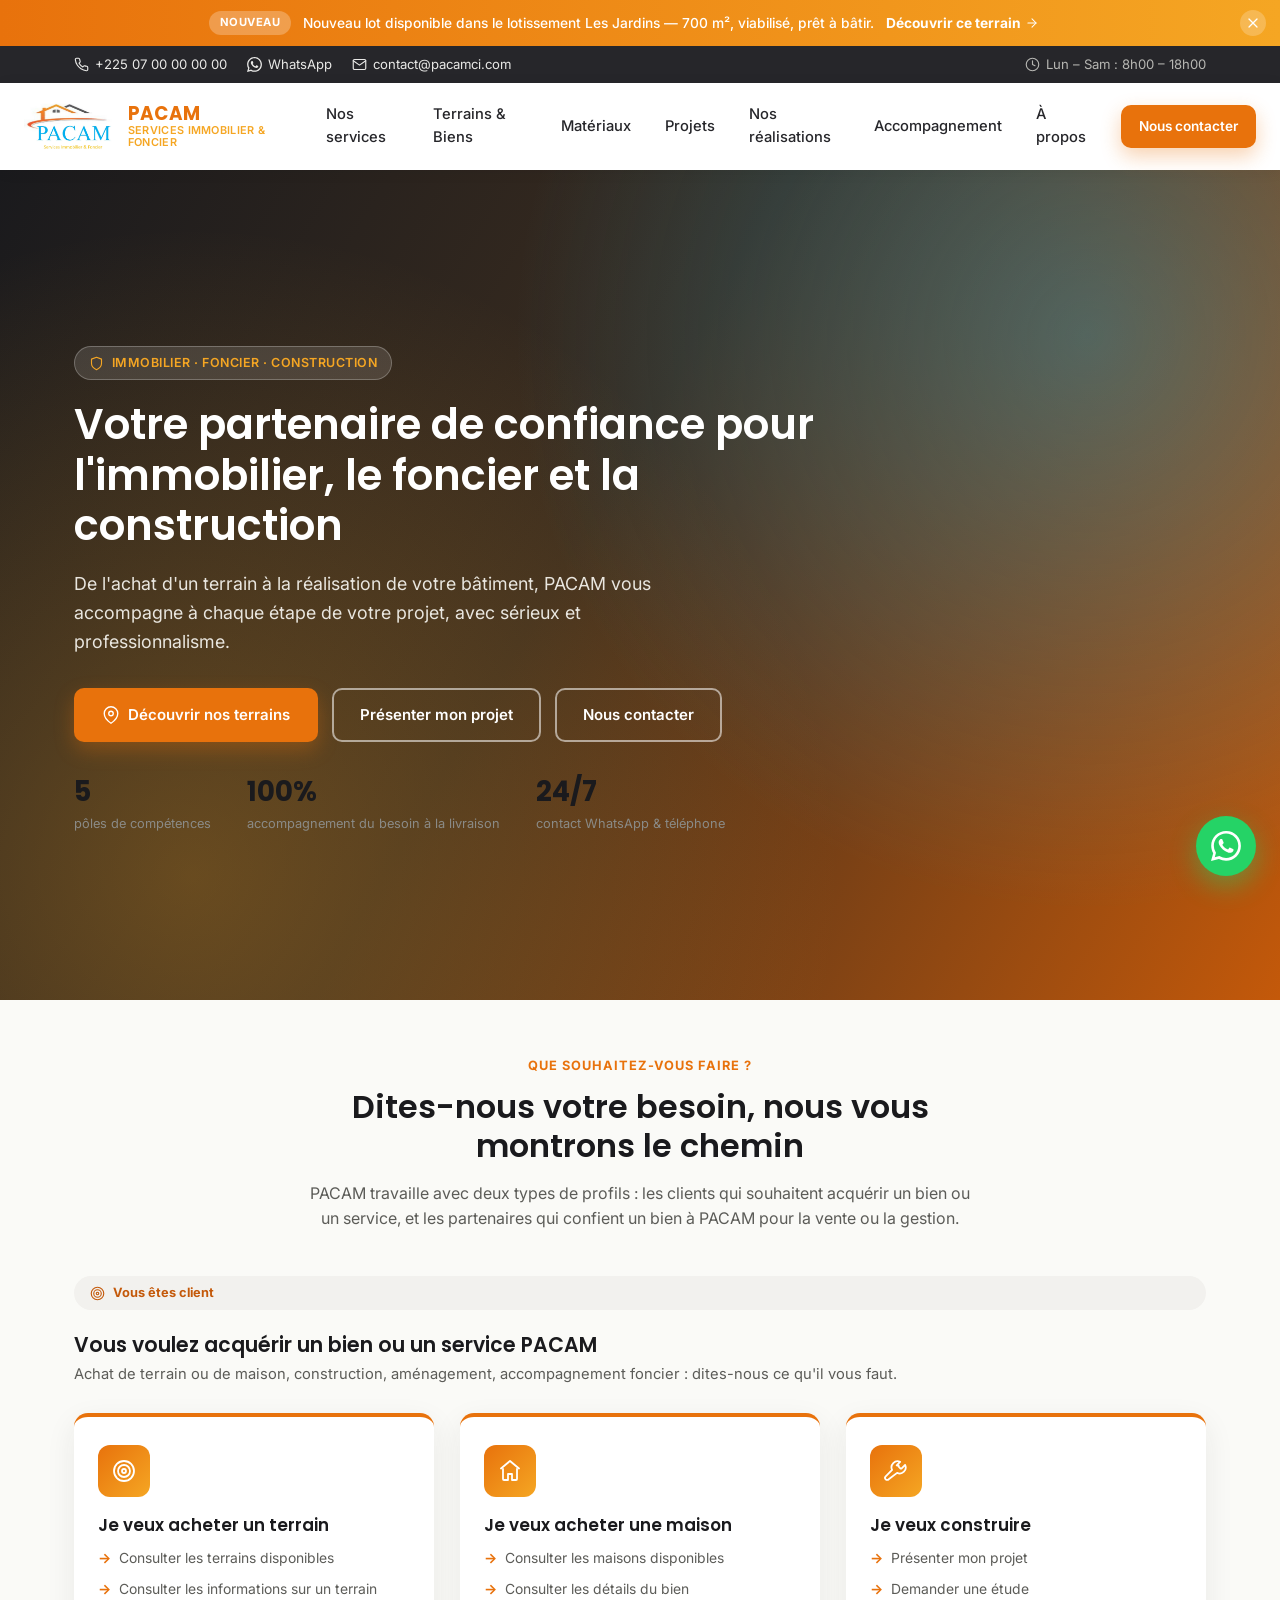
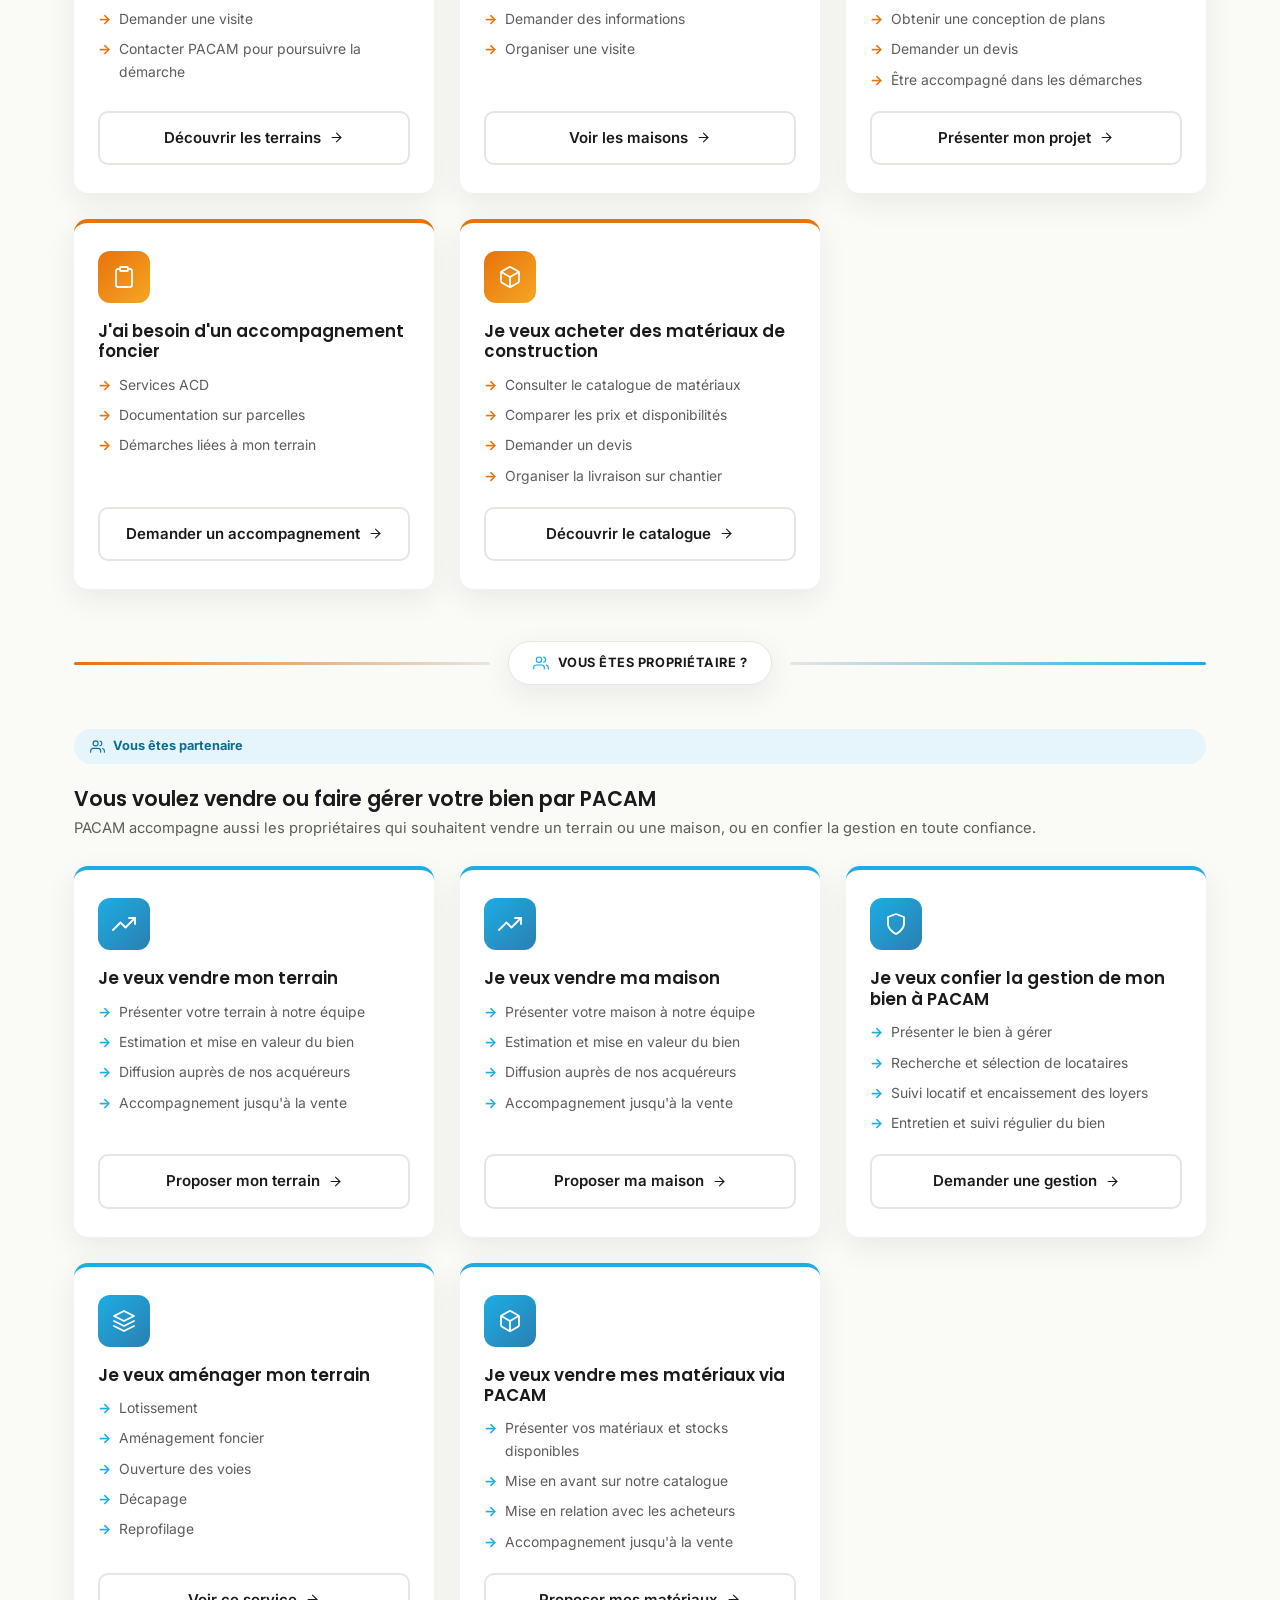
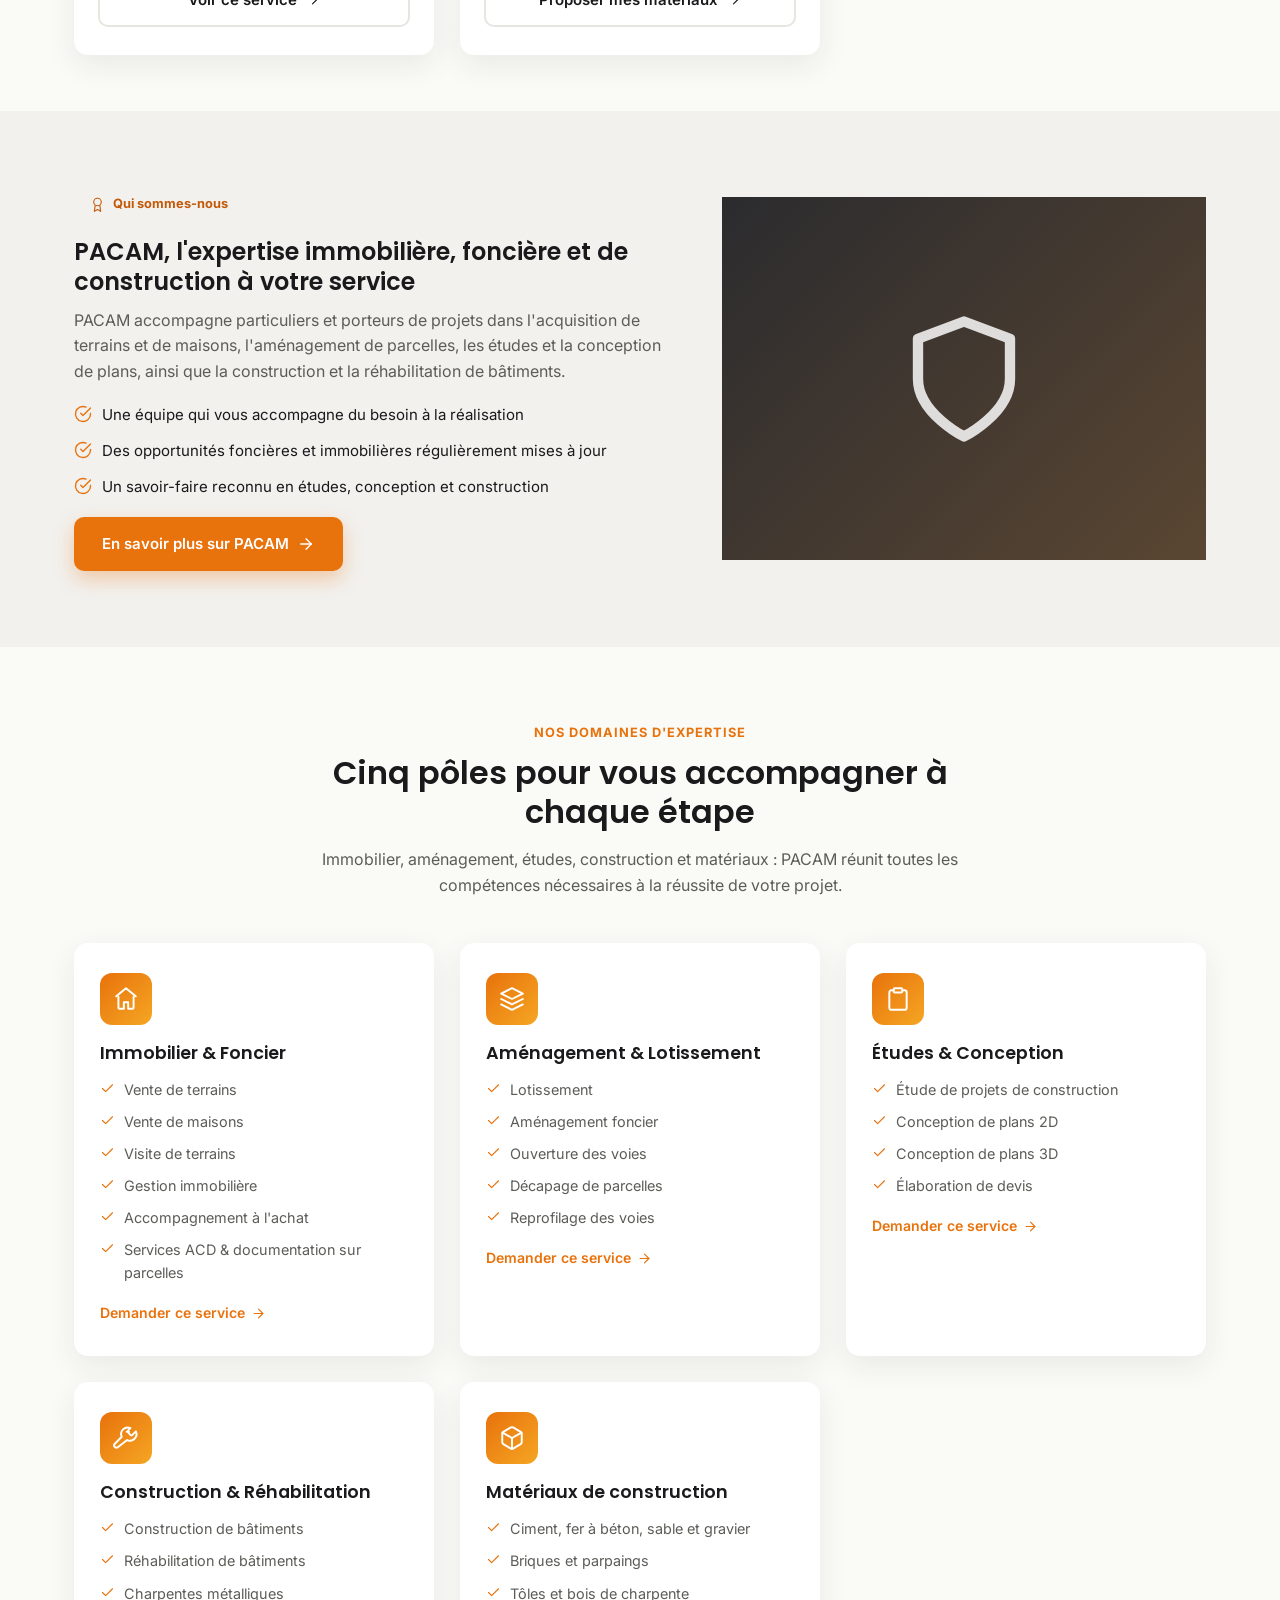
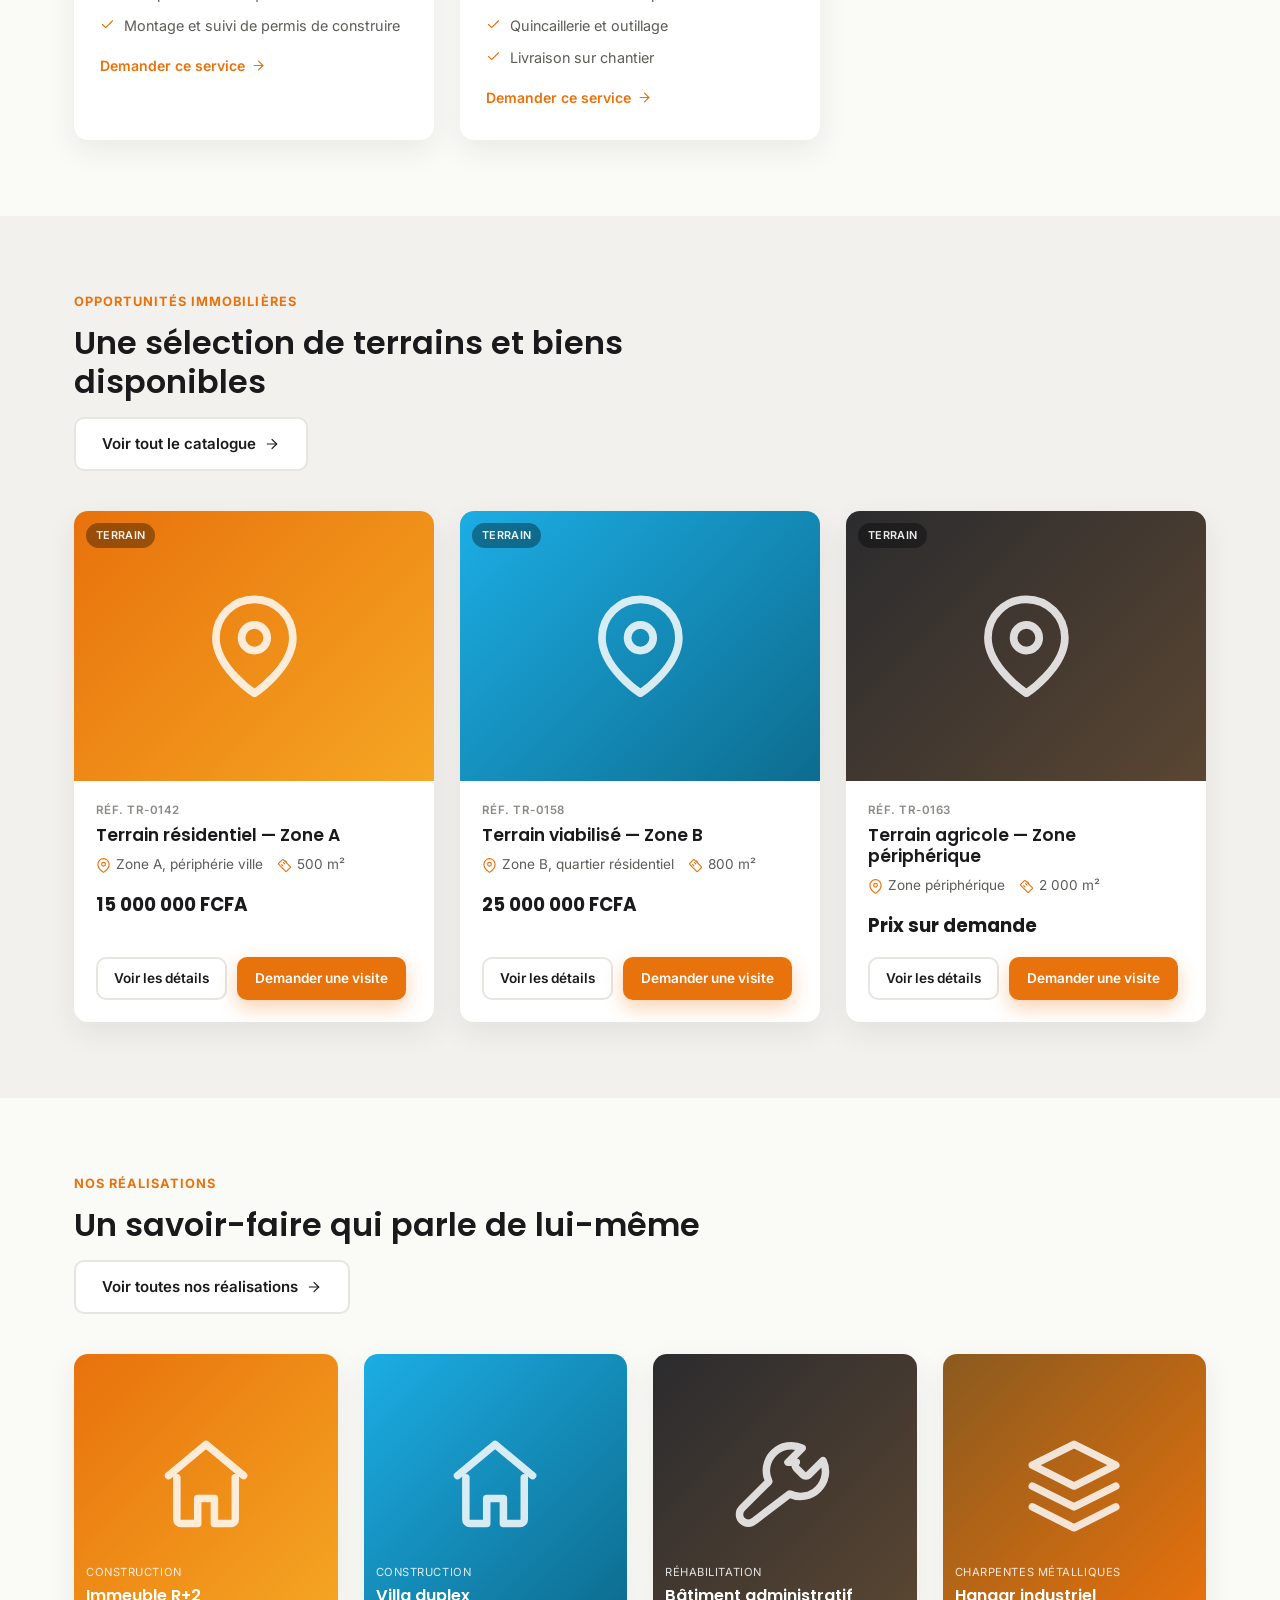
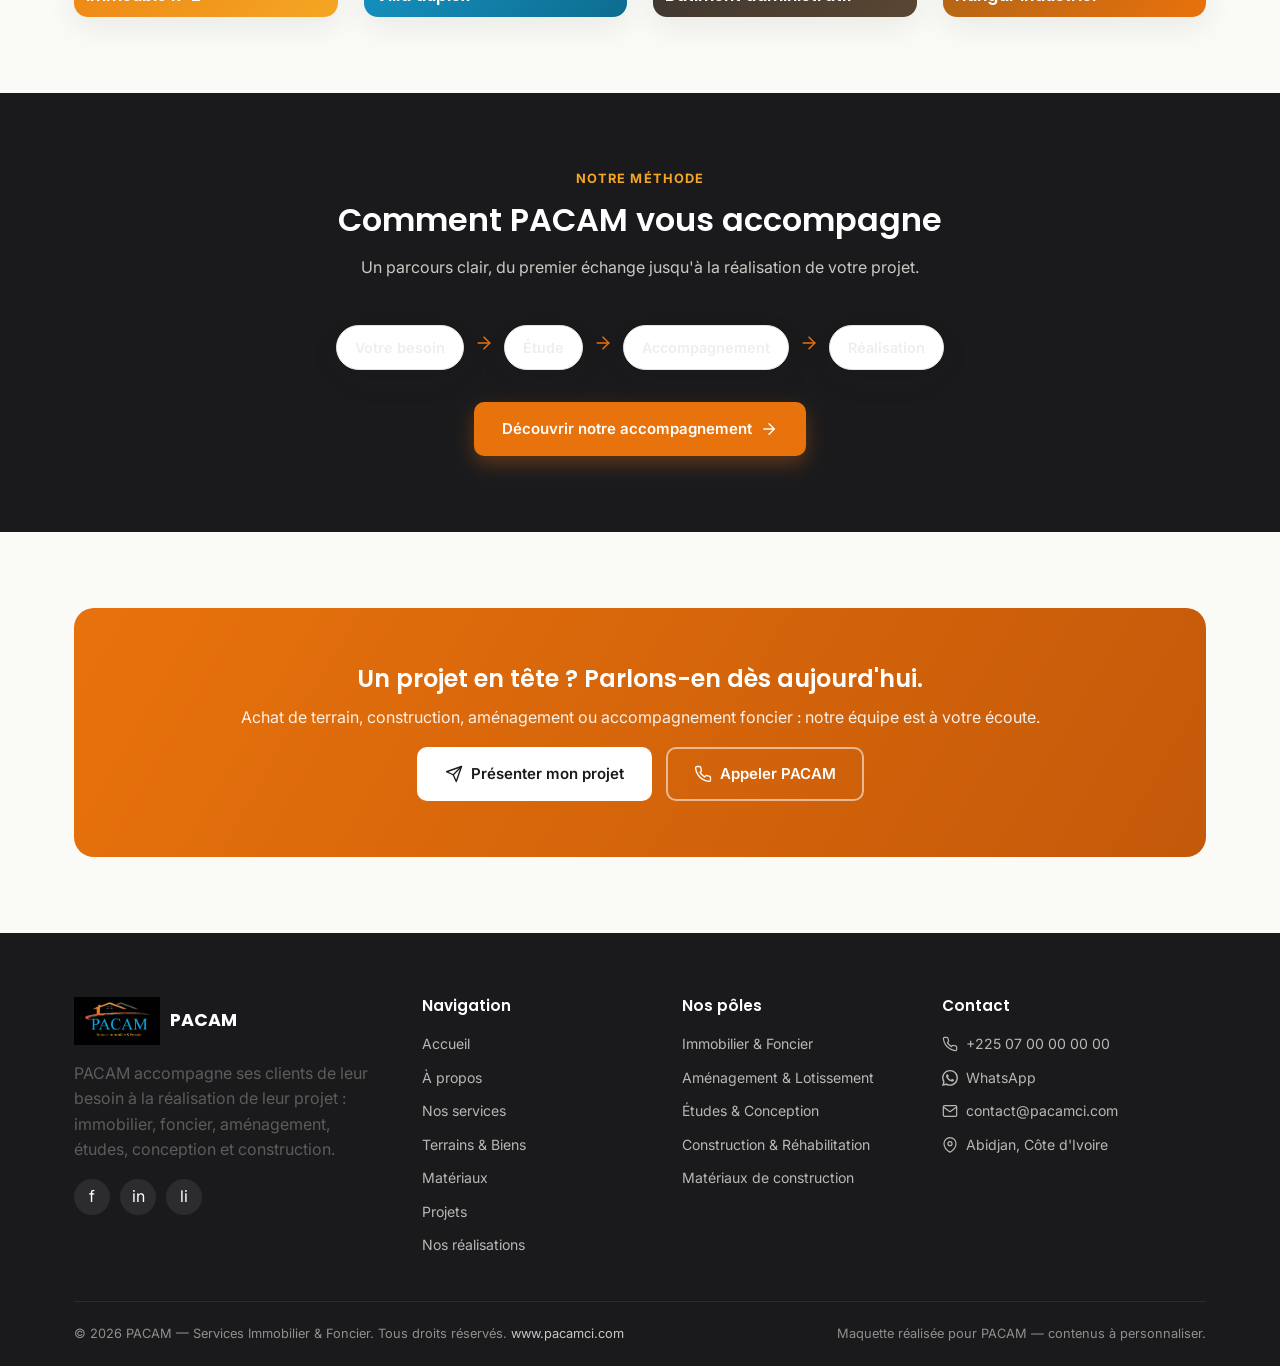
<file: index.html>
<!DOCTYPE html>
<html lang="fr">
<head>
<meta charset="UTF-8">
<meta name="viewport" content="width=device-width, initial-scale=1.0">
<title>Accueil | PACAM — Services Immobilier &amp; Foncier</title>
<meta name="description" content="Site vitrine et commercial de PACAM — immobilier, foncier, aménagement et construction.">
<link rel="canonical" href="https://pacamci.com/">
<meta property="og:site_name" content="PACAM">
<meta property="og:title" content="Accueil | PACAM">
<meta property="og:description" content="Site vitrine et commercial de PACAM — immobilier, foncier, aménagement et construction.">
<meta property="og:url" content="https://pacamci.com/">
<meta property="og:type" content="website">
<meta name="theme-color" content="#E8720C">
<link rel="preconnect" href="https://fonts.googleapis.com">
<link href="https://fonts.googleapis.com/css2?family=Inter:wght@400;500;600;700&family=Poppins:wght@500;600;700&display=swap" rel="stylesheet">
<link rel="stylesheet" href="css/style.css?v=0cec033768">

</head>
<body>

<div class="promo-bar" id="promo-bar" data-promo-id="promo-2026-08-tr0185">
  <a class="promo-bar-link" href="bien-detail.html?ref=TR-0185">
    <span class="promo-bar-badge">Nouveau</span>
    <span class="promo-bar-text">Nouveau lot disponible dans le lotissement Les Jardins — 700 m², viabilisé, prêt à bâtir.</span>
    <span class="promo-bar-cta">Découvrir ce terrain <svg class="icon " width="14" height="14" viewBox="0 0 24 24" fill="none" stroke="currentColor" stroke-width="1.8" stroke-linecap="round" stroke-linejoin="round" aria-hidden="true"><line x1="5" y1="12" x2="19" y2="12"/><polyline points="12 5 19 12 12 19"/></svg></span>
  </a>
  <button class="promo-bar-close" type="button" data-close-promo aria-label="Fermer ce message"><svg class="icon " width="16" height="16" viewBox="0 0 24 24" fill="none" stroke="currentColor" stroke-width="1.8" stroke-linecap="round" stroke-linejoin="round" aria-hidden="true"><line x1="18" y1="6" x2="6" y2="18"/><line x1="6" y1="6" x2="18" y2="18"/></svg></button>
</div>

<div class="topbar">
  <div class="container">
    <div class="topbar-links">
      <a href="tel:+22507000000"><svg class="icon " width="15" height="15" viewBox="0 0 24 24" fill="none" stroke="currentColor" stroke-width="1.8" stroke-linecap="round" stroke-linejoin="round" aria-hidden="true"><path d="M22 16.92v3a2 2 0 0 1-2.18 2 19.79 19.79 0 0 1-8.63-3.07 19.5 19.5 0 0 1-6-6 19.79 19.79 0 0 1-3.07-8.67A2 2 0 0 1 4.11 2h3a2 2 0 0 1 2 1.72c.13.96.36 1.9.7 2.81a2 2 0 0 1-.45 2.11L8.09 9.91a16 16 0 0 0 6 6l1.27-1.27a2 2 0 0 1 2.11-.45c.91.34 1.85.57 2.81.7A2 2 0 0 1 22 16.92z"/></svg> +225 07 00 00 00 00</a>
      <a href="https://wa.me/22507000000" target="_blank" rel="noopener"><svg class="icon " width="15" height="15" viewBox="0 0 24 24" fill="currentColor" aria-hidden="true"><path d="M20.52 3.48A11.86 11.86 0 0 0 12.04 0C5.5 0 .16 5.34.16 11.88c0 2.1.55 4.14 1.6 5.95L0 24l6.33-1.66a11.87 11.87 0 0 0 5.7 1.45h.01c6.54 0 11.88-5.34 11.88-11.88 0-3.17-1.23-6.15-3.4-8.43zM12.04 21.6a9.7 9.7 0 0 1-4.95-1.36l-.35-.21-3.75.98 1-3.66-.23-.38a9.7 9.7 0 0 1-1.49-5.19c0-5.37 4.37-9.74 9.78-9.74 2.61 0 5.07 1.02 6.92 2.87a9.7 9.7 0 0 1 2.86 6.9c0 5.37-4.37 9.79-9.79 9.79zm5.36-7.33c-.29-.15-1.73-.85-2-.95-.27-.1-.46-.15-.66.15-.2.29-.76.95-.93 1.15-.17.19-.34.22-.63.07-.29-.15-1.23-.45-2.34-1.44-.87-.77-1.45-1.72-1.62-2.01-.17-.29-.02-.45.13-.6.13-.13.29-.34.44-.51.15-.17.19-.29.29-.49.1-.19.05-.36-.02-.51-.07-.15-.66-1.59-.9-2.17-.24-.57-.48-.5-.66-.51h-.56c-.19 0-.51.07-.78.36-.27.29-1.02 1-1.02 2.43s1.05 2.82 1.19 3.02c.15.19 2.06 3.15 5 4.42.7.3 1.24.48 1.67.62.7.22 1.34.19 1.84.12.56-.08 1.73-.71 1.98-1.39.24-.68.24-1.27.17-1.39-.07-.12-.26-.19-.55-.34z"/></svg> WhatsApp</a>
      <a href="mailto:contact@pacamci.com"><svg class="icon " width="15" height="15" viewBox="0 0 24 24" fill="none" stroke="currentColor" stroke-width="1.8" stroke-linecap="round" stroke-linejoin="round" aria-hidden="true"><rect x="2" y="4" width="20" height="16" rx="2"/><polyline points="22,6 12,13 2,6"/></svg> contact@pacamci.com</a>
    </div>
    <div class="topbar-hours"><svg class="icon " width="15" height="15" viewBox="0 0 24 24" fill="none" stroke="currentColor" stroke-width="1.8" stroke-linecap="round" stroke-linejoin="round" aria-hidden="true"><circle cx="12" cy="12" r="10"/><polyline points="12 6 12 12 16 14"/></svg> Lun – Sam : 8h00 – 18h00</div>
  </div>
</div>

<header class="site-header">
  <div class="nav-wrap">
    <a class="brand is-home" href="index.html">
      <img src="images/logo-light.jpg" alt="Logo PACAM">
      <span class="brand-text"><span class="name">PACAM</span><span class="tag">Services Immobilier &amp; Foncier</span></span>
    </a>
    <nav class="main-nav">
      <a href="services.html">Nos services</a>
<a href="terrains-biens.html">Terrains & Biens</a>
<a href="materiaux.html">Matériaux</a>
<a href="projets.html">Projets</a>
<a href="realisations.html">Nos réalisations</a>
<a href="accompagnement.html">Accompagnement</a>
<a href="a-propos.html">À propos</a>
    </nav>
    <div class="header-cta">
      <a class="btn btn-primary btn-sm" href="contact.html">Nous contacter</a>
      <button class="menu-toggle" aria-label="Ouvrir le menu"><svg class="icon " width="26" height="26" viewBox="0 0 24 24" fill="none" stroke="currentColor" stroke-width="1.8" stroke-linecap="round" stroke-linejoin="round" aria-hidden="true"><line x1="3" y1="6" x2="21" y2="6"/><line x1="3" y1="12" x2="21" y2="12"/><line x1="3" y1="18" x2="21" y2="18"/></svg></button>
    </div>
  </div>
</header>

<section class="hero">
  <div class="hero-inner">
    <span class="eyebrow"><svg class="icon " width="15" height="15" viewBox="0 0 24 24" fill="none" stroke="currentColor" stroke-width="1.8" stroke-linecap="round" stroke-linejoin="round" aria-hidden="true"><path d="M12 22s8-4 8-10V5l-8-3-8 3v7c0 6 8 10 8 10z"/></svg> Immobilier · Foncier · Construction</span>
    <h1>Votre partenaire de confiance pour l'immobilier, le foncier et la construction</h1>
    <p class="lead">De l'achat d'un terrain à la réalisation de votre bâtiment, PACAM vous accompagne à chaque étape de votre projet, avec sérieux et professionnalisme.</p>
    <div class="hero-actions">
      <a class="btn btn-primary" href="terrains-biens.html"><svg class="icon " width="18" height="18" viewBox="0 0 24 24" fill="none" stroke="currentColor" stroke-width="1.8" stroke-linecap="round" stroke-linejoin="round" aria-hidden="true"><path d="M21 10c0 7-9 13-9 13s-9-6-9-13a9 9 0 0 1 18 0z"/><circle cx="12" cy="10" r="3"/></svg> Découvrir nos terrains</a>
      <a class="btn btn-outline-light" href="accompagnement.html">Présenter mon projet</a>
      <a class="btn btn-outline-light" href="contact.html">Nous contacter</a>
    </div>
    <div class="stat-row">
      <div class="stat"><b>5</b><span>pôles de compétences</span></div>
      <div class="stat"><b>100%</b><span>accompagnement du besoin à la livraison</span></div>
      <div class="stat"><b>24/7</b><span>contact WhatsApp &amp; téléphone</span></div>
    </div>
  </div>
</section>

<main>

<section class="tight">
  <div class="container">
    <div class="section-head reveal">
      <span class="kicker">Que souhaitez-vous faire ?</span>
      <h2>Dites-nous votre besoin, nous vous montrons le chemin</h2>
      <p>PACAM travaille avec deux types de profils : les clients qui souhaitent acquérir un bien ou un service, et les partenaires qui confient un bien à PACAM pour la vente ou la gestion.</p>
    </div>

    <div class="parcours-group reveal">
      <div class="parcours-group-head">
        <span class="badge-pill"><svg class="icon " width="15" height="15" viewBox="0 0 24 24" fill="none" stroke="currentColor" stroke-width="1.8" stroke-linecap="round" stroke-linejoin="round" aria-hidden="true"><circle cx="12" cy="12" r="10"/><circle cx="12" cy="12" r="6"/><circle cx="12" cy="12" r="2"/></svg> Vous êtes client</span>
        <h3>Vous voulez acquérir un bien ou un service PACAM</h3>
        <p>Achat de terrain ou de maison, construction, aménagement, accompagnement foncier : dites-nous ce qu'il vous faut.</p>
      </div>
      <div class="grid grid-3"><div class="card parcours-card client reveal">
  <div class="icon-badge"><svg class="icon " width="24" height="24" viewBox="0 0 24 24" fill="none" stroke="currentColor" stroke-width="1.8" stroke-linecap="round" stroke-linejoin="round" aria-hidden="true"><circle cx="12" cy="12" r="10"/><circle cx="12" cy="12" r="6"/><circle cx="12" cy="12" r="2"/></svg></div>
  <h3>Je veux acheter un terrain</h3>
  <ul><li>Consulter les terrains disponibles</li>
<li>Consulter les informations sur un terrain</li>
<li>Demander une visite</li>
<li>Contacter PACAM pour poursuivre la démarche</li></ul>
  <a class="btn btn-secondary btn-block" href="terrains-biens.html">Découvrir les terrains <svg class="icon " width="15" height="15" viewBox="0 0 24 24" fill="none" stroke="currentColor" stroke-width="1.8" stroke-linecap="round" stroke-linejoin="round" aria-hidden="true"><line x1="5" y1="12" x2="19" y2="12"/><polyline points="12 5 19 12 12 19"/></svg></a>
</div>
<div class="card parcours-card client reveal">
  <div class="icon-badge"><svg class="icon " width="24" height="24" viewBox="0 0 24 24" fill="none" stroke="currentColor" stroke-width="1.8" stroke-linecap="round" stroke-linejoin="round" aria-hidden="true"><path d="M3 9.5 12 2l9 7.5"/><path d="M5 10v10a1 1 0 0 0 1 1h4v-6h4v6h4a1 1 0 0 0 1-1V10"/></svg></div>
  <h3>Je veux acheter une maison</h3>
  <ul><li>Consulter les maisons disponibles</li>
<li>Consulter les détails du bien</li>
<li>Demander des informations</li>
<li>Organiser une visite</li></ul>
  <a class="btn btn-secondary btn-block" href="terrains-biens.html#maisons">Voir les maisons <svg class="icon " width="15" height="15" viewBox="0 0 24 24" fill="none" stroke="currentColor" stroke-width="1.8" stroke-linecap="round" stroke-linejoin="round" aria-hidden="true"><line x1="5" y1="12" x2="19" y2="12"/><polyline points="12 5 19 12 12 19"/></svg></a>
</div>
<div class="card parcours-card client reveal">
  <div class="icon-badge"><svg class="icon " width="24" height="24" viewBox="0 0 24 24" fill="none" stroke="currentColor" stroke-width="1.8" stroke-linecap="round" stroke-linejoin="round" aria-hidden="true"><path d="M14.7 6.3a1 1 0 0 0 0 1.4l1.6 1.6a1 1 0 0 0 1.4 0l3.4-3.4a6 6 0 0 1-8 8L4.7 20.3a2.1 2.1 0 0 1-3-3L8.1 10.9a6 6 0 0 1 8-8l-3.4 3.4z"/></svg></div>
  <h3>Je veux construire</h3>
  <ul><li>Présenter mon projet</li>
<li>Demander une étude</li>
<li>Obtenir une conception de plans</li>
<li>Demander un devis</li>
<li>Être accompagné dans les démarches</li></ul>
  <a class="btn btn-secondary btn-block" href="accompagnement.html">Présenter mon projet <svg class="icon " width="15" height="15" viewBox="0 0 24 24" fill="none" stroke="currentColor" stroke-width="1.8" stroke-linecap="round" stroke-linejoin="round" aria-hidden="true"><line x1="5" y1="12" x2="19" y2="12"/><polyline points="12 5 19 12 12 19"/></svg></a>
</div>
<div class="card parcours-card client reveal">
  <div class="icon-badge"><svg class="icon " width="24" height="24" viewBox="0 0 24 24" fill="none" stroke="currentColor" stroke-width="1.8" stroke-linecap="round" stroke-linejoin="round" aria-hidden="true"><rect x="8" y="2" width="8" height="4" rx="1"/><path d="M16 4h2a2 2 0 0 1 2 2v14a2 2 0 0 1-2 2H6a2 2 0 0 1-2-2V6a2 2 0 0 1 2-2h2"/></svg></div>
  <h3>J'ai besoin d'un accompagnement foncier</h3>
  <ul><li>Services ACD</li>
<li>Documentation sur parcelles</li>
<li>Démarches liées à mon terrain</li></ul>
  <a class="btn btn-secondary btn-block" href="contact.html?demande=accompagnement-foncier">Demander un accompagnement <svg class="icon " width="15" height="15" viewBox="0 0 24 24" fill="none" stroke="currentColor" stroke-width="1.8" stroke-linecap="round" stroke-linejoin="round" aria-hidden="true"><line x1="5" y1="12" x2="19" y2="12"/><polyline points="12 5 19 12 12 19"/></svg></a>
</div>
<div class="card parcours-card client reveal">
  <div class="icon-badge"><svg class="icon " width="24" height="24" viewBox="0 0 24 24" fill="none" stroke="currentColor" stroke-width="1.8" stroke-linecap="round" stroke-linejoin="round" aria-hidden="true"><path d="M21 8a2 2 0 0 0-1-1.73l-7-4a2 2 0 0 0-2 0l-7 4A2 2 0 0 0 3 8v8a2 2 0 0 0 1 1.73l7 4a2 2 0 0 0 2 0l7-4a2 2 0 0 0 1-1.73z"/><polyline points="3.27 6.96 12 12.01 20.73 6.96"/><line x1="12" y1="22.08" x2="12" y2="12"/></svg></div>
  <h3>Je veux acheter des matériaux de construction</h3>
  <ul><li>Consulter le catalogue de matériaux</li>
<li>Comparer les prix et disponibilités</li>
<li>Demander un devis</li>
<li>Organiser la livraison sur chantier</li></ul>
  <a class="btn btn-secondary btn-block" href="materiaux.html">Découvrir le catalogue <svg class="icon " width="15" height="15" viewBox="0 0 24 24" fill="none" stroke="currentColor" stroke-width="1.8" stroke-linecap="round" stroke-linejoin="round" aria-hidden="true"><line x1="5" y1="12" x2="19" y2="12"/><polyline points="12 5 19 12 12 19"/></svg></a>
</div></div>
    </div>

    <div class="section-divider reveal">
      <span class="line"></span>
      <span class="label"><svg class="icon " width="16" height="16" viewBox="0 0 24 24" fill="none" stroke="currentColor" stroke-width="1.8" stroke-linecap="round" stroke-linejoin="round" aria-hidden="true"><path d="M17 21v-2a4 4 0 0 0-4-4H5a4 4 0 0 0-4 4v2"/><circle cx="9" cy="7" r="4"/><path d="M23 21v-2a4 4 0 0 0-3-3.87"/><path d="M16 3.13a4 4 0 0 1 0 7.75"/></svg> Vous êtes propriétaire ?</span>
      <span class="line right"></span>
    </div>

    <div class="parcours-group reveal">
      <div class="parcours-group-head">
        <span class="badge-pill blue"><svg class="icon " width="15" height="15" viewBox="0 0 24 24" fill="none" stroke="currentColor" stroke-width="1.8" stroke-linecap="round" stroke-linejoin="round" aria-hidden="true"><path d="M17 21v-2a4 4 0 0 0-4-4H5a4 4 0 0 0-4 4v2"/><circle cx="9" cy="7" r="4"/><path d="M23 21v-2a4 4 0 0 0-3-3.87"/><path d="M16 3.13a4 4 0 0 1 0 7.75"/></svg> Vous êtes partenaire</span>
        <h3>Vous voulez vendre ou faire gérer votre bien par PACAM</h3>
        <p>PACAM accompagne aussi les propriétaires qui souhaitent vendre un terrain ou une maison, ou en confier la gestion en toute confiance.</p>
      </div>
      <div class="grid grid-3"><div class="card parcours-card partner reveal">
  <div class="icon-badge blue"><svg class="icon " width="24" height="24" viewBox="0 0 24 24" fill="none" stroke="currentColor" stroke-width="1.8" stroke-linecap="round" stroke-linejoin="round" aria-hidden="true"><polyline points="23 6 13.5 15.5 8.5 10.5 1 18"/><polyline points="17 6 23 6 23 12"/></svg></div>
  <h3>Je veux vendre mon terrain</h3>
  <ul><li>Présenter votre terrain à notre équipe</li>
<li>Estimation et mise en valeur du bien</li>
<li>Diffusion auprès de nos acquéreurs</li>
<li>Accompagnement jusqu'à la vente</li></ul>
  <a class="btn btn-secondary btn-block" href="contact.html?demande=vendre-terrain">Proposer mon terrain <svg class="icon " width="15" height="15" viewBox="0 0 24 24" fill="none" stroke="currentColor" stroke-width="1.8" stroke-linecap="round" stroke-linejoin="round" aria-hidden="true"><line x1="5" y1="12" x2="19" y2="12"/><polyline points="12 5 19 12 12 19"/></svg></a>
</div>
<div class="card parcours-card partner reveal">
  <div class="icon-badge blue"><svg class="icon " width="24" height="24" viewBox="0 0 24 24" fill="none" stroke="currentColor" stroke-width="1.8" stroke-linecap="round" stroke-linejoin="round" aria-hidden="true"><polyline points="23 6 13.5 15.5 8.5 10.5 1 18"/><polyline points="17 6 23 6 23 12"/></svg></div>
  <h3>Je veux vendre ma maison</h3>
  <ul><li>Présenter votre maison à notre équipe</li>
<li>Estimation et mise en valeur du bien</li>
<li>Diffusion auprès de nos acquéreurs</li>
<li>Accompagnement jusqu'à la vente</li></ul>
  <a class="btn btn-secondary btn-block" href="contact.html?demande=vendre-maison">Proposer ma maison <svg class="icon " width="15" height="15" viewBox="0 0 24 24" fill="none" stroke="currentColor" stroke-width="1.8" stroke-linecap="round" stroke-linejoin="round" aria-hidden="true"><line x1="5" y1="12" x2="19" y2="12"/><polyline points="12 5 19 12 12 19"/></svg></a>
</div>
<div class="card parcours-card partner reveal">
  <div class="icon-badge blue"><svg class="icon " width="24" height="24" viewBox="0 0 24 24" fill="none" stroke="currentColor" stroke-width="1.8" stroke-linecap="round" stroke-linejoin="round" aria-hidden="true"><path d="M12 22s8-4 8-10V5l-8-3-8 3v7c0 6 8 10 8 10z"/></svg></div>
  <h3>Je veux confier la gestion de mon bien à PACAM</h3>
  <ul><li>Présenter le bien à gérer</li>
<li>Recherche et sélection de locataires</li>
<li>Suivi locatif et encaissement des loyers</li>
<li>Entretien et suivi régulier du bien</li></ul>
  <a class="btn btn-secondary btn-block" href="contact.html?demande=gestion-immobiliere">Demander une gestion <svg class="icon " width="15" height="15" viewBox="0 0 24 24" fill="none" stroke="currentColor" stroke-width="1.8" stroke-linecap="round" stroke-linejoin="round" aria-hidden="true"><line x1="5" y1="12" x2="19" y2="12"/><polyline points="12 5 19 12 12 19"/></svg></a>
</div>
<div class="card parcours-card partner reveal">
  <div class="icon-badge blue"><svg class="icon " width="24" height="24" viewBox="0 0 24 24" fill="none" stroke="currentColor" stroke-width="1.8" stroke-linecap="round" stroke-linejoin="round" aria-hidden="true"><polygon points="12 2 2 7 12 12 22 7 12 2"/><polyline points="2 17 12 22 22 17"/><polyline points="2 12 12 17 22 12"/></svg></div>
  <h3>Je veux aménager mon terrain</h3>
  <ul><li>Lotissement</li>
<li>Aménagement foncier</li>
<li>Ouverture des voies</li>
<li>Décapage</li>
<li>Reprofilage</li></ul>
  <a class="btn btn-secondary btn-block" href="services.html#amenagement-lotissement">Voir ce service <svg class="icon " width="15" height="15" viewBox="0 0 24 24" fill="none" stroke="currentColor" stroke-width="1.8" stroke-linecap="round" stroke-linejoin="round" aria-hidden="true"><line x1="5" y1="12" x2="19" y2="12"/><polyline points="12 5 19 12 12 19"/></svg></a>
</div>
<div class="card parcours-card partner reveal">
  <div class="icon-badge blue"><svg class="icon " width="24" height="24" viewBox="0 0 24 24" fill="none" stroke="currentColor" stroke-width="1.8" stroke-linecap="round" stroke-linejoin="round" aria-hidden="true"><path d="M21 8a2 2 0 0 0-1-1.73l-7-4a2 2 0 0 0-2 0l-7 4A2 2 0 0 0 3 8v8a2 2 0 0 0 1 1.73l7 4a2 2 0 0 0 2 0l7-4a2 2 0 0 0 1-1.73z"/><polyline points="3.27 6.96 12 12.01 20.73 6.96"/><line x1="12" y1="22.08" x2="12" y2="12"/></svg></div>
  <h3>Je veux vendre mes matériaux via PACAM</h3>
  <ul><li>Présenter vos matériaux et stocks disponibles</li>
<li>Mise en avant sur notre catalogue</li>
<li>Mise en relation avec les acheteurs</li>
<li>Accompagnement jusqu'à la vente</li></ul>
  <a class="btn btn-secondary btn-block" href="contact.html?demande=vendre-materiaux">Proposer mes matériaux <svg class="icon " width="15" height="15" viewBox="0 0 24 24" fill="none" stroke="currentColor" stroke-width="1.8" stroke-linecap="round" stroke-linejoin="round" aria-hidden="true"><line x1="5" y1="12" x2="19" y2="12"/><polyline points="12 5 19 12 12 19"/></svg></a>
</div></div>
    </div>
  </div>
</section>

<section class="bg-alt">
  <div class="container two-col">
    <div class="reveal">
      <span class="badge-pill"><svg class="icon " width="15" height="15" viewBox="0 0 24 24" fill="none" stroke="currentColor" stroke-width="1.8" stroke-linecap="round" stroke-linejoin="round" aria-hidden="true"><circle cx="12" cy="8" r="6"/><path d="M8.21 13.89 7 23l5-3 5 3-1.21-9.12"/></svg> Qui sommes-nous</span>
      <h2>PACAM, l'expertise immobilière, foncière et de construction à votre service</h2>
      <p>PACAM accompagne particuliers et porteurs de projets dans l'acquisition de terrains et de maisons, l'aménagement de parcelles, les études et la conception de plans, ainsi que la construction et la réhabilitation de bâtiments.</p>
      <ul class="check-list">
        <li><svg class="icon " width="18" height="18" viewBox="0 0 24 24" fill="none" stroke="currentColor" stroke-width="1.8" stroke-linecap="round" stroke-linejoin="round" aria-hidden="true"><path d="M22 11.08V12a10 10 0 1 1-5.93-9.14"/><polyline points="22 4 12 14.01 9 11.01"/></svg> Une équipe qui vous accompagne du besoin à la réalisation</li>
        <li><svg class="icon " width="18" height="18" viewBox="0 0 24 24" fill="none" stroke="currentColor" stroke-width="1.8" stroke-linecap="round" stroke-linejoin="round" aria-hidden="true"><path d="M22 11.08V12a10 10 0 1 1-5.93-9.14"/><polyline points="22 4 12 14.01 9 11.01"/></svg> Des opportunités foncières et immobilières régulièrement mises à jour</li>
        <li><svg class="icon " width="18" height="18" viewBox="0 0 24 24" fill="none" stroke="currentColor" stroke-width="1.8" stroke-linecap="round" stroke-linejoin="round" aria-hidden="true"><path d="M22 11.08V12a10 10 0 1 1-5.93-9.14"/><polyline points="22 4 12 14.01 9 11.01"/></svg> Un savoir-faire reconnu en études, conception et construction</li>
      </ul>
      <a class="btn btn-primary" href="a-propos.html">En savoir plus sur PACAM <svg class="icon " width="18" height="18" viewBox="0 0 24 24" fill="none" stroke="currentColor" stroke-width="1.8" stroke-linecap="round" stroke-linejoin="round" aria-hidden="true"><line x1="5" y1="12" x2="19" y2="12"/><polyline points="12 5 19 12 12 19"/></svg></a>
    </div>
    <div class="reveal"><div class="photo g3"><svg class="icon " width="64" height="64" viewBox="0 0 24 24" fill="none" stroke="currentColor" stroke-width="1.8" stroke-linecap="round" stroke-linejoin="round" aria-hidden="true"><path d="M12 22s8-4 8-10V5l-8-3-8 3v7c0 6 8 10 8 10z"/></svg></div></div>
  </div>
</section>

<section>
  <div class="container">
    <div class="section-head reveal">
      <span class="kicker">Nos domaines d'expertise</span>
      <h2>Cinq pôles pour vous accompagner à chaque étape</h2>
      <p>Immobilier, aménagement, études, construction et matériaux : PACAM réunit toutes les compétences nécessaires à la réussite de votre projet.</p>
    </div>
    <div class="grid grid-3"><div class="card icon-card reveal" id="immobilier-foncier">
  <div class="icon-badge"><svg class="icon " width="26" height="26" viewBox="0 0 24 24" fill="none" stroke="currentColor" stroke-width="1.8" stroke-linecap="round" stroke-linejoin="round" aria-hidden="true"><path d="M3 9.5 12 2l9 7.5"/><path d="M5 10v10a1 1 0 0 0 1 1h4v-6h4v6h4a1 1 0 0 0 1-1V10"/></svg></div>
  <h3>Immobilier & Foncier</h3>
  <ul><li><svg class="icon " width="15" height="15" viewBox="0 0 24 24" fill="none" stroke="currentColor" stroke-width="1.8" stroke-linecap="round" stroke-linejoin="round" aria-hidden="true"><polyline points="20 6 9 17 4 12"/></svg> Vente de terrains</li>
<li><svg class="icon " width="15" height="15" viewBox="0 0 24 24" fill="none" stroke="currentColor" stroke-width="1.8" stroke-linecap="round" stroke-linejoin="round" aria-hidden="true"><polyline points="20 6 9 17 4 12"/></svg> Vente de maisons</li>
<li><svg class="icon " width="15" height="15" viewBox="0 0 24 24" fill="none" stroke="currentColor" stroke-width="1.8" stroke-linecap="round" stroke-linejoin="round" aria-hidden="true"><polyline points="20 6 9 17 4 12"/></svg> Visite de terrains</li>
<li><svg class="icon " width="15" height="15" viewBox="0 0 24 24" fill="none" stroke="currentColor" stroke-width="1.8" stroke-linecap="round" stroke-linejoin="round" aria-hidden="true"><polyline points="20 6 9 17 4 12"/></svg> Gestion immobilière</li>
<li><svg class="icon " width="15" height="15" viewBox="0 0 24 24" fill="none" stroke="currentColor" stroke-width="1.8" stroke-linecap="round" stroke-linejoin="round" aria-hidden="true"><polyline points="20 6 9 17 4 12"/></svg> Accompagnement à l'achat</li>
<li><svg class="icon " width="15" height="15" viewBox="0 0 24 24" fill="none" stroke="currentColor" stroke-width="1.8" stroke-linecap="round" stroke-linejoin="round" aria-hidden="true"><polyline points="20 6 9 17 4 12"/></svg> Services ACD & documentation sur parcelles</li></ul>
  <a class="card-link" href="contact.html?demande=immobilier-foncier">Demander ce service <svg class="icon " width="15" height="15" viewBox="0 0 24 24" fill="none" stroke="currentColor" stroke-width="1.8" stroke-linecap="round" stroke-linejoin="round" aria-hidden="true"><line x1="5" y1="12" x2="19" y2="12"/><polyline points="12 5 19 12 12 19"/></svg></a>
</div>
<div class="card icon-card reveal" id="amenagement-lotissement">
  <div class="icon-badge"><svg class="icon " width="26" height="26" viewBox="0 0 24 24" fill="none" stroke="currentColor" stroke-width="1.8" stroke-linecap="round" stroke-linejoin="round" aria-hidden="true"><polygon points="12 2 2 7 12 12 22 7 12 2"/><polyline points="2 17 12 22 22 17"/><polyline points="2 12 12 17 22 12"/></svg></div>
  <h3>Aménagement & Lotissement</h3>
  <ul><li><svg class="icon " width="15" height="15" viewBox="0 0 24 24" fill="none" stroke="currentColor" stroke-width="1.8" stroke-linecap="round" stroke-linejoin="round" aria-hidden="true"><polyline points="20 6 9 17 4 12"/></svg> Lotissement</li>
<li><svg class="icon " width="15" height="15" viewBox="0 0 24 24" fill="none" stroke="currentColor" stroke-width="1.8" stroke-linecap="round" stroke-linejoin="round" aria-hidden="true"><polyline points="20 6 9 17 4 12"/></svg> Aménagement foncier</li>
<li><svg class="icon " width="15" height="15" viewBox="0 0 24 24" fill="none" stroke="currentColor" stroke-width="1.8" stroke-linecap="round" stroke-linejoin="round" aria-hidden="true"><polyline points="20 6 9 17 4 12"/></svg> Ouverture des voies</li>
<li><svg class="icon " width="15" height="15" viewBox="0 0 24 24" fill="none" stroke="currentColor" stroke-width="1.8" stroke-linecap="round" stroke-linejoin="round" aria-hidden="true"><polyline points="20 6 9 17 4 12"/></svg> Décapage de parcelles</li>
<li><svg class="icon " width="15" height="15" viewBox="0 0 24 24" fill="none" stroke="currentColor" stroke-width="1.8" stroke-linecap="round" stroke-linejoin="round" aria-hidden="true"><polyline points="20 6 9 17 4 12"/></svg> Reprofilage des voies</li></ul>
  <a class="card-link" href="contact.html?demande=amenagement-lotissement">Demander ce service <svg class="icon " width="15" height="15" viewBox="0 0 24 24" fill="none" stroke="currentColor" stroke-width="1.8" stroke-linecap="round" stroke-linejoin="round" aria-hidden="true"><line x1="5" y1="12" x2="19" y2="12"/><polyline points="12 5 19 12 12 19"/></svg></a>
</div>
<div class="card icon-card reveal" id="etudes-conception">
  <div class="icon-badge"><svg class="icon " width="26" height="26" viewBox="0 0 24 24" fill="none" stroke="currentColor" stroke-width="1.8" stroke-linecap="round" stroke-linejoin="round" aria-hidden="true"><rect x="8" y="2" width="8" height="4" rx="1"/><path d="M16 4h2a2 2 0 0 1 2 2v14a2 2 0 0 1-2 2H6a2 2 0 0 1-2-2V6a2 2 0 0 1 2-2h2"/></svg></div>
  <h3>Études & Conception</h3>
  <ul><li><svg class="icon " width="15" height="15" viewBox="0 0 24 24" fill="none" stroke="currentColor" stroke-width="1.8" stroke-linecap="round" stroke-linejoin="round" aria-hidden="true"><polyline points="20 6 9 17 4 12"/></svg> Étude de projets de construction</li>
<li><svg class="icon " width="15" height="15" viewBox="0 0 24 24" fill="none" stroke="currentColor" stroke-width="1.8" stroke-linecap="round" stroke-linejoin="round" aria-hidden="true"><polyline points="20 6 9 17 4 12"/></svg> Conception de plans 2D</li>
<li><svg class="icon " width="15" height="15" viewBox="0 0 24 24" fill="none" stroke="currentColor" stroke-width="1.8" stroke-linecap="round" stroke-linejoin="round" aria-hidden="true"><polyline points="20 6 9 17 4 12"/></svg> Conception de plans 3D</li>
<li><svg class="icon " width="15" height="15" viewBox="0 0 24 24" fill="none" stroke="currentColor" stroke-width="1.8" stroke-linecap="round" stroke-linejoin="round" aria-hidden="true"><polyline points="20 6 9 17 4 12"/></svg> Élaboration de devis</li></ul>
  <a class="card-link" href="contact.html?demande=etudes-conception">Demander ce service <svg class="icon " width="15" height="15" viewBox="0 0 24 24" fill="none" stroke="currentColor" stroke-width="1.8" stroke-linecap="round" stroke-linejoin="round" aria-hidden="true"><line x1="5" y1="12" x2="19" y2="12"/><polyline points="12 5 19 12 12 19"/></svg></a>
</div>
<div class="card icon-card reveal" id="construction-rehabilitation">
  <div class="icon-badge"><svg class="icon " width="26" height="26" viewBox="0 0 24 24" fill="none" stroke="currentColor" stroke-width="1.8" stroke-linecap="round" stroke-linejoin="round" aria-hidden="true"><path d="M14.7 6.3a1 1 0 0 0 0 1.4l1.6 1.6a1 1 0 0 0 1.4 0l3.4-3.4a6 6 0 0 1-8 8L4.7 20.3a2.1 2.1 0 0 1-3-3L8.1 10.9a6 6 0 0 1 8-8l-3.4 3.4z"/></svg></div>
  <h3>Construction & Réhabilitation</h3>
  <ul><li><svg class="icon " width="15" height="15" viewBox="0 0 24 24" fill="none" stroke="currentColor" stroke-width="1.8" stroke-linecap="round" stroke-linejoin="round" aria-hidden="true"><polyline points="20 6 9 17 4 12"/></svg> Construction de bâtiments</li>
<li><svg class="icon " width="15" height="15" viewBox="0 0 24 24" fill="none" stroke="currentColor" stroke-width="1.8" stroke-linecap="round" stroke-linejoin="round" aria-hidden="true"><polyline points="20 6 9 17 4 12"/></svg> Réhabilitation de bâtiments</li>
<li><svg class="icon " width="15" height="15" viewBox="0 0 24 24" fill="none" stroke="currentColor" stroke-width="1.8" stroke-linecap="round" stroke-linejoin="round" aria-hidden="true"><polyline points="20 6 9 17 4 12"/></svg> Charpentes métalliques</li>
<li><svg class="icon " width="15" height="15" viewBox="0 0 24 24" fill="none" stroke="currentColor" stroke-width="1.8" stroke-linecap="round" stroke-linejoin="round" aria-hidden="true"><polyline points="20 6 9 17 4 12"/></svg> Montage et suivi de permis de construire</li></ul>
  <a class="card-link" href="contact.html?demande=construction-rehabilitation">Demander ce service <svg class="icon " width="15" height="15" viewBox="0 0 24 24" fill="none" stroke="currentColor" stroke-width="1.8" stroke-linecap="round" stroke-linejoin="round" aria-hidden="true"><line x1="5" y1="12" x2="19" y2="12"/><polyline points="12 5 19 12 12 19"/></svg></a>
</div>
<div class="card icon-card reveal" id="materiaux-construction">
  <div class="icon-badge"><svg class="icon " width="26" height="26" viewBox="0 0 24 24" fill="none" stroke="currentColor" stroke-width="1.8" stroke-linecap="round" stroke-linejoin="round" aria-hidden="true"><path d="M21 8a2 2 0 0 0-1-1.73l-7-4a2 2 0 0 0-2 0l-7 4A2 2 0 0 0 3 8v8a2 2 0 0 0 1 1.73l7 4a2 2 0 0 0 2 0l7-4a2 2 0 0 0 1-1.73z"/><polyline points="3.27 6.96 12 12.01 20.73 6.96"/><line x1="12" y1="22.08" x2="12" y2="12"/></svg></div>
  <h3>Matériaux de construction</h3>
  <ul><li><svg class="icon " width="15" height="15" viewBox="0 0 24 24" fill="none" stroke="currentColor" stroke-width="1.8" stroke-linecap="round" stroke-linejoin="round" aria-hidden="true"><polyline points="20 6 9 17 4 12"/></svg> Ciment, fer à béton, sable et gravier</li>
<li><svg class="icon " width="15" height="15" viewBox="0 0 24 24" fill="none" stroke="currentColor" stroke-width="1.8" stroke-linecap="round" stroke-linejoin="round" aria-hidden="true"><polyline points="20 6 9 17 4 12"/></svg> Briques et parpaings</li>
<li><svg class="icon " width="15" height="15" viewBox="0 0 24 24" fill="none" stroke="currentColor" stroke-width="1.8" stroke-linecap="round" stroke-linejoin="round" aria-hidden="true"><polyline points="20 6 9 17 4 12"/></svg> Tôles et bois de charpente</li>
<li><svg class="icon " width="15" height="15" viewBox="0 0 24 24" fill="none" stroke="currentColor" stroke-width="1.8" stroke-linecap="round" stroke-linejoin="round" aria-hidden="true"><polyline points="20 6 9 17 4 12"/></svg> Quincaillerie et outillage</li>
<li><svg class="icon " width="15" height="15" viewBox="0 0 24 24" fill="none" stroke="currentColor" stroke-width="1.8" stroke-linecap="round" stroke-linejoin="round" aria-hidden="true"><polyline points="20 6 9 17 4 12"/></svg> Livraison sur chantier</li></ul>
  <a class="card-link" href="contact.html?demande=materiaux-construction">Demander ce service <svg class="icon " width="15" height="15" viewBox="0 0 24 24" fill="none" stroke="currentColor" stroke-width="1.8" stroke-linecap="round" stroke-linejoin="round" aria-hidden="true"><line x1="5" y1="12" x2="19" y2="12"/><polyline points="12 5 19 12 12 19"/></svg></a>
</div></div>
  </div>
</section>

<section class="bg-alt">
  <div class="container">
    <div class="section-head left reveal" style="display:flex;justify-content:space-between;align-items:flex-end;flex-wrap:wrap;gap:16px;">
      <div>
        <span class="kicker">Opportunités immobilières</span>
        <h2 style="margin-bottom:0;">Une sélection de terrains et biens disponibles</h2>
      </div>
      <a class="btn btn-secondary" href="terrains-biens.html">Voir tout le catalogue <svg class="icon " width="16" height="16" viewBox="0 0 24 24" fill="none" stroke="currentColor" stroke-width="1.8" stroke-linecap="round" stroke-linejoin="round" aria-hidden="true"><line x1="5" y1="12" x2="19" y2="12"/><polyline points="12 5 19 12 12 19"/></svg></a>
    </div>
    <div class="grid grid-3"><div class="card prop-card reveal" data-cat="terrain">
  <div class="photo g1"><span class="photo-tag">Terrain</span><svg class="icon " width="64" height="64" viewBox="0 0 24 24" fill="none" stroke="currentColor" stroke-width="1.8" stroke-linecap="round" stroke-linejoin="round" aria-hidden="true"><path d="M21 10c0 7-9 13-9 13s-9-6-9-13a9 9 0 0 1 18 0z"/><circle cx="12" cy="10" r="3"/></svg></div>
  <div class="prop-body">
    <div class="prop-ref">Réf. TR-0142</div>
    <h3>Terrain résidentiel — Zone A</h3>
    <div class="prop-meta">
      <span><svg class="icon " width="15" height="15" viewBox="0 0 24 24" fill="none" stroke="currentColor" stroke-width="1.8" stroke-linecap="round" stroke-linejoin="round" aria-hidden="true"><path d="M21 10c0 7-9 13-9 13s-9-6-9-13a9 9 0 0 1 18 0z"/><circle cx="12" cy="10" r="3"/></svg> Zone A, périphérie ville</span>
      <span><svg class="icon " width="15" height="15" viewBox="0 0 24 24" fill="none" stroke="currentColor" stroke-width="1.8" stroke-linecap="round" stroke-linejoin="round" aria-hidden="true"><path d="M21.3 15.3 15.3 21.3a1 1 0 0 1-1.4 0L2.7 10.1a1 1 0 0 1 0-1.4l6-6a1 1 0 0 1 1.4 0L21.3 13.9a1 1 0 0 1 0 1.4z"/><path d="m7.5 10.5 2 2"/><path d="m10.5 7.5 2 2"/><path d="m13.5 4.5 2 2"/></svg> 500 m²</span>
    </div>
    <div class="prop-price">15 000 000 FCFA</div>
    <div class="prop-actions">
      <a class="btn btn-secondary btn-sm" href="bien-detail.html?ref=TR-0142">Voir les détails</a>
      <a class="btn btn-primary btn-sm" href="contact.html?demande=demander-une-visite&bien=TR-0142">Demander une visite</a>
    </div>
  </div>
</div>
<div class="card prop-card reveal" data-cat="terrain">
  <div class="photo g2"><span class="photo-tag">Terrain</span><svg class="icon " width="64" height="64" viewBox="0 0 24 24" fill="none" stroke="currentColor" stroke-width="1.8" stroke-linecap="round" stroke-linejoin="round" aria-hidden="true"><path d="M21 10c0 7-9 13-9 13s-9-6-9-13a9 9 0 0 1 18 0z"/><circle cx="12" cy="10" r="3"/></svg></div>
  <div class="prop-body">
    <div class="prop-ref">Réf. TR-0158</div>
    <h3>Terrain viabilisé — Zone B</h3>
    <div class="prop-meta">
      <span><svg class="icon " width="15" height="15" viewBox="0 0 24 24" fill="none" stroke="currentColor" stroke-width="1.8" stroke-linecap="round" stroke-linejoin="round" aria-hidden="true"><path d="M21 10c0 7-9 13-9 13s-9-6-9-13a9 9 0 0 1 18 0z"/><circle cx="12" cy="10" r="3"/></svg> Zone B, quartier résidentiel</span>
      <span><svg class="icon " width="15" height="15" viewBox="0 0 24 24" fill="none" stroke="currentColor" stroke-width="1.8" stroke-linecap="round" stroke-linejoin="round" aria-hidden="true"><path d="M21.3 15.3 15.3 21.3a1 1 0 0 1-1.4 0L2.7 10.1a1 1 0 0 1 0-1.4l6-6a1 1 0 0 1 1.4 0L21.3 13.9a1 1 0 0 1 0 1.4z"/><path d="m7.5 10.5 2 2"/><path d="m10.5 7.5 2 2"/><path d="m13.5 4.5 2 2"/></svg> 800 m²</span>
    </div>
    <div class="prop-price">25 000 000 FCFA</div>
    <div class="prop-actions">
      <a class="btn btn-secondary btn-sm" href="bien-detail.html?ref=TR-0158">Voir les détails</a>
      <a class="btn btn-primary btn-sm" href="contact.html?demande=demander-une-visite&bien=TR-0158">Demander une visite</a>
    </div>
  </div>
</div>
<div class="card prop-card reveal" data-cat="terrain">
  <div class="photo g3"><span class="photo-tag">Terrain</span><svg class="icon " width="64" height="64" viewBox="0 0 24 24" fill="none" stroke="currentColor" stroke-width="1.8" stroke-linecap="round" stroke-linejoin="round" aria-hidden="true"><path d="M21 10c0 7-9 13-9 13s-9-6-9-13a9 9 0 0 1 18 0z"/><circle cx="12" cy="10" r="3"/></svg></div>
  <div class="prop-body">
    <div class="prop-ref">Réf. TR-0163</div>
    <h3>Terrain agricole — Zone périphérique</h3>
    <div class="prop-meta">
      <span><svg class="icon " width="15" height="15" viewBox="0 0 24 24" fill="none" stroke="currentColor" stroke-width="1.8" stroke-linecap="round" stroke-linejoin="round" aria-hidden="true"><path d="M21 10c0 7-9 13-9 13s-9-6-9-13a9 9 0 0 1 18 0z"/><circle cx="12" cy="10" r="3"/></svg> Zone périphérique</span>
      <span><svg class="icon " width="15" height="15" viewBox="0 0 24 24" fill="none" stroke="currentColor" stroke-width="1.8" stroke-linecap="round" stroke-linejoin="round" aria-hidden="true"><path d="M21.3 15.3 15.3 21.3a1 1 0 0 1-1.4 0L2.7 10.1a1 1 0 0 1 0-1.4l6-6a1 1 0 0 1 1.4 0L21.3 13.9a1 1 0 0 1 0 1.4z"/><path d="m7.5 10.5 2 2"/><path d="m10.5 7.5 2 2"/><path d="m13.5 4.5 2 2"/></svg> 2 000 m²</span>
    </div>
    <div class="prop-price">Prix sur demande</div>
    <div class="prop-actions">
      <a class="btn btn-secondary btn-sm" href="bien-detail.html?ref=TR-0163">Voir les détails</a>
      <a class="btn btn-primary btn-sm" href="contact.html?demande=demander-une-visite&bien=TR-0163">Demander une visite</a>
    </div>
  </div>
</div></div>
  </div>
</section>

<section>
  <div class="container">
    <div class="section-head left reveal" style="display:flex;justify-content:space-between;align-items:flex-end;flex-wrap:wrap;gap:16px;">
      <div>
        <span class="kicker">Nos réalisations</span>
        <h2 style="margin-bottom:0;">Un savoir-faire qui parle de lui-même</h2>
      </div>
      <a class="btn btn-secondary" href="realisations.html">Voir toutes nos réalisations <svg class="icon " width="16" height="16" viewBox="0 0 24 24" fill="none" stroke="currentColor" stroke-width="1.8" stroke-linecap="round" stroke-linejoin="round" aria-hidden="true"><line x1="5" y1="12" x2="19" y2="12"/><polyline points="12 5 19 12 12 19"/></svg></a>
    </div>
    <div class="grid grid-4"><div class="card real-card reveal" data-cat="construction">
  <div class="photo g1">
    <svg class="icon " width="64" height="64" viewBox="0 0 24 24" fill="none" stroke="currentColor" stroke-width="1.8" stroke-linecap="round" stroke-linejoin="round" aria-hidden="true"><path d="M3 9.5 12 2l9 7.5"/><path d="M5 10v10a1 1 0 0 0 1 1h4v-6h4v6h4a1 1 0 0 0 1-1V10"/></svg>
    <div class="real-cat"><span class="cat">Construction</span><h4>Immeuble R+2</h4></div>
  </div>
</div>
<div class="card real-card reveal" data-cat="construction">
  <div class="photo g2">
    <svg class="icon " width="64" height="64" viewBox="0 0 24 24" fill="none" stroke="currentColor" stroke-width="1.8" stroke-linecap="round" stroke-linejoin="round" aria-hidden="true"><path d="M3 9.5 12 2l9 7.5"/><path d="M5 10v10a1 1 0 0 0 1 1h4v-6h4v6h4a1 1 0 0 0 1-1V10"/></svg>
    <div class="real-cat"><span class="cat">Construction</span><h4>Villa duplex</h4></div>
  </div>
</div>
<div class="card real-card reveal" data-cat="rehabilitation">
  <div class="photo g3">
    <svg class="icon " width="64" height="64" viewBox="0 0 24 24" fill="none" stroke="currentColor" stroke-width="1.8" stroke-linecap="round" stroke-linejoin="round" aria-hidden="true"><path d="M14.7 6.3a1 1 0 0 0 0 1.4l1.6 1.6a1 1 0 0 0 1.4 0l3.4-3.4a6 6 0 0 1-8 8L4.7 20.3a2.1 2.1 0 0 1-3-3L8.1 10.9a6 6 0 0 1 8-8l-3.4 3.4z"/></svg>
    <div class="real-cat"><span class="cat">Réhabilitation</span><h4>Bâtiment administratif</h4></div>
  </div>
</div>
<div class="card real-card reveal" data-cat="charpentes-metalliques">
  <div class="photo g4">
    <svg class="icon " width="64" height="64" viewBox="0 0 24 24" fill="none" stroke="currentColor" stroke-width="1.8" stroke-linecap="round" stroke-linejoin="round" aria-hidden="true"><polygon points="12 2 2 7 12 12 22 7 12 2"/><polyline points="2 17 12 22 22 17"/><polyline points="2 12 12 17 22 12"/></svg>
    <div class="real-cat"><span class="cat">Charpentes métalliques</span><h4>Hangar industriel</h4></div>
  </div>
</div></div>
  </div>
</section>

<section class="bg-dark">
  <div class="container">
    <div class="section-head reveal">
      <span class="kicker" style="color:var(--gold);">Notre méthode</span>
      <h2>Comment PACAM vous accompagne</h2>
      <p>Un parcours clair, du premier échange jusqu'à la réalisation de votre projet.</p>
    </div>
    <div class="mini-flow reveal">
      <span class="pill">Votre besoin</span><span class="arrow"><svg class="icon " width="20" height="20" viewBox="0 0 24 24" fill="none" stroke="currentColor" stroke-width="1.8" stroke-linecap="round" stroke-linejoin="round" aria-hidden="true"><line x1="5" y1="12" x2="19" y2="12"/><polyline points="12 5 19 12 12 19"/></svg></span>
      <span class="pill">Étude</span><span class="arrow"><svg class="icon " width="20" height="20" viewBox="0 0 24 24" fill="none" stroke="currentColor" stroke-width="1.8" stroke-linecap="round" stroke-linejoin="round" aria-hidden="true"><line x1="5" y1="12" x2="19" y2="12"/><polyline points="12 5 19 12 12 19"/></svg></span>
      <span class="pill">Accompagnement</span><span class="arrow"><svg class="icon " width="20" height="20" viewBox="0 0 24 24" fill="none" stroke="currentColor" stroke-width="1.8" stroke-linecap="round" stroke-linejoin="round" aria-hidden="true"><line x1="5" y1="12" x2="19" y2="12"/><polyline points="12 5 19 12 12 19"/></svg></span>
      <span class="pill">Réalisation</span>
    </div>
    <div style="text-align:center;margin-top:32px;">
      <a class="btn btn-primary" href="accompagnement.html">Découvrir notre accompagnement <svg class="icon " width="18" height="18" viewBox="0 0 24 24" fill="none" stroke="currentColor" stroke-width="1.8" stroke-linecap="round" stroke-linejoin="round" aria-hidden="true"><line x1="5" y1="12" x2="19" y2="12"/><polyline points="12 5 19 12 12 19"/></svg></a>
    </div>
  </div>
</section>

<section>
  <div class="container">
    <div class="cta-band reveal">
      <h2>Un projet en tête ? Parlons-en dès aujourd'hui.</h2>
      <p>Achat de terrain, construction, aménagement ou accompagnement foncier : notre équipe est à votre écoute.</p>
      <div class="hero-actions">
        <a class="btn btn-light" href="contact.html"><svg class="icon " width="18" height="18" viewBox="0 0 24 24" fill="none" stroke="currentColor" stroke-width="1.8" stroke-linecap="round" stroke-linejoin="round" aria-hidden="true"><line x1="22" y1="2" x2="11" y2="13"/><polygon points="22 2 15 22 11 13 2 9 22 2"/></svg> Présenter mon projet</a>
        <a class="btn btn-outline-light" href="tel:+22507000000"><svg class="icon " width="18" height="18" viewBox="0 0 24 24" fill="none" stroke="currentColor" stroke-width="1.8" stroke-linecap="round" stroke-linejoin="round" aria-hidden="true"><path d="M22 16.92v3a2 2 0 0 1-2.18 2 19.79 19.79 0 0 1-8.63-3.07 19.5 19.5 0 0 1-6-6 19.79 19.79 0 0 1-3.07-8.67A2 2 0 0 1 4.11 2h3a2 2 0 0 1 2 1.72c.13.96.36 1.9.7 2.81a2 2 0 0 1-.45 2.11L8.09 9.91a16 16 0 0 0 6 6l1.27-1.27a2 2 0 0 1 2.11-.45c.91.34 1.85.57 2.81.7A2 2 0 0 1 22 16.92z"/></svg> Appeler PACAM</a>
      </div>
    </div>
  </div>
</section>

</main>

<footer class="site-footer">
  <div class="container">
    <div class="footer-grid">
      <div>
        <div class="footer-brand">
          <img src="images/logo-dark.jpg" alt="Logo PACAM">
          <span class="name">PACAM</span>
        </div>
        <p>PACAM accompagne ses clients de leur besoin à la réalisation de leur projet : immobilier, foncier, aménagement, études, conception et construction.</p>
        <div class="socials">
          <a href="#" aria-label="Facebook">f</a>
          <a href="#" aria-label="Instagram">in</a>
          <a href="#" aria-label="LinkedIn">li</a>
        </div>
      </div>
      <div>
        <h4>Navigation</h4>
        <ul>
          <li><a href="index.html">Accueil</a></li>
          <li><a href="a-propos.html">À propos</a></li>
          <li><a href="services.html">Nos services</a></li>
          <li><a href="terrains-biens.html">Terrains &amp; Biens</a></li>
          <li><a href="materiaux.html">Matériaux</a></li>
          <li><a href="projets.html">Projets</a></li>
          <li><a href="realisations.html">Nos réalisations</a></li>
        </ul>
      </div>
      <div>
        <h4>Nos pôles</h4>
        <ul>
          <li><a href="services.html#immobilier-foncier">Immobilier &amp; Foncier</a></li>
          <li><a href="services.html#amenagement-lotissement">Aménagement &amp; Lotissement</a></li>
          <li><a href="services.html#etudes-conception">Études &amp; Conception</a></li>
          <li><a href="services.html#construction-rehabilitation">Construction &amp; Réhabilitation</a></li>
          <li><a href="services.html#materiaux-construction">Matériaux de construction</a></li>
        </ul>
      </div>
      <div>
        <h4>Contact</h4>
        <ul>
          <li><a href="tel:+22507000000"><svg class="icon " width="16" height="16" viewBox="0 0 24 24" fill="none" stroke="currentColor" stroke-width="1.8" stroke-linecap="round" stroke-linejoin="round" aria-hidden="true"><path d="M22 16.92v3a2 2 0 0 1-2.18 2 19.79 19.79 0 0 1-8.63-3.07 19.5 19.5 0 0 1-6-6 19.79 19.79 0 0 1-3.07-8.67A2 2 0 0 1 4.11 2h3a2 2 0 0 1 2 1.72c.13.96.36 1.9.7 2.81a2 2 0 0 1-.45 2.11L8.09 9.91a16 16 0 0 0 6 6l1.27-1.27a2 2 0 0 1 2.11-.45c.91.34 1.85.57 2.81.7A2 2 0 0 1 22 16.92z"/></svg> +225 07 00 00 00 00</a></li>
          <li><a href="https://wa.me/22507000000" target="_blank" rel="noopener"><svg class="icon " width="16" height="16" viewBox="0 0 24 24" fill="currentColor" aria-hidden="true"><path d="M20.52 3.48A11.86 11.86 0 0 0 12.04 0C5.5 0 .16 5.34.16 11.88c0 2.1.55 4.14 1.6 5.95L0 24l6.33-1.66a11.87 11.87 0 0 0 5.7 1.45h.01c6.54 0 11.88-5.34 11.88-11.88 0-3.17-1.23-6.15-3.4-8.43zM12.04 21.6a9.7 9.7 0 0 1-4.95-1.36l-.35-.21-3.75.98 1-3.66-.23-.38a9.7 9.7 0 0 1-1.49-5.19c0-5.37 4.37-9.74 9.78-9.74 2.61 0 5.07 1.02 6.92 2.87a9.7 9.7 0 0 1 2.86 6.9c0 5.37-4.37 9.79-9.79 9.79zm5.36-7.33c-.29-.15-1.73-.85-2-.95-.27-.1-.46-.15-.66.15-.2.29-.76.95-.93 1.15-.17.19-.34.22-.63.07-.29-.15-1.23-.45-2.34-1.44-.87-.77-1.45-1.72-1.62-2.01-.17-.29-.02-.45.13-.6.13-.13.29-.34.44-.51.15-.17.19-.29.29-.49.1-.19.05-.36-.02-.51-.07-.15-.66-1.59-.9-2.17-.24-.57-.48-.5-.66-.51h-.56c-.19 0-.51.07-.78.36-.27.29-1.02 1-1.02 2.43s1.05 2.82 1.19 3.02c.15.19 2.06 3.15 5 4.42.7.3 1.24.48 1.67.62.7.22 1.34.19 1.84.12.56-.08 1.73-.71 1.98-1.39.24-.68.24-1.27.17-1.39-.07-.12-.26-.19-.55-.34z"/></svg> WhatsApp</a></li>
          <li><a href="mailto:contact@pacamci.com"><svg class="icon " width="16" height="16" viewBox="0 0 24 24" fill="none" stroke="currentColor" stroke-width="1.8" stroke-linecap="round" stroke-linejoin="round" aria-hidden="true"><rect x="2" y="4" width="20" height="16" rx="2"/><polyline points="22,6 12,13 2,6"/></svg> contact@pacamci.com</a></li>
          <li><a href="contact.html"><svg class="icon " width="16" height="16" viewBox="0 0 24 24" fill="none" stroke="currentColor" stroke-width="1.8" stroke-linecap="round" stroke-linejoin="round" aria-hidden="true"><path d="M21 10c0 7-9 13-9 13s-9-6-9-13a9 9 0 0 1 18 0z"/><circle cx="12" cy="10" r="3"/></svg> Abidjan, Côte d'Ivoire</a></li>
        </ul>
      </div>
    </div>
    <div class="footer-bottom">
      <span>© 2026 PACAM — Services Immobilier &amp; Foncier. Tous droits réservés. <a href="https://pacamci.com/" style="color:#c9c8c3;">www.pacamci.com</a></span>
      <span>Maquette réalisée pour PACAM — contenus à personnaliser.</span>
    </div>
  </div>
</footer>

<a class="wa-float" href="https://wa.me/22507000000" target="_blank" rel="noopener" aria-label="Contacter PACAM sur WhatsApp"><svg class="icon " width="30" height="30" viewBox="0 0 24 24" fill="currentColor" aria-hidden="true"><path d="M20.52 3.48A11.86 11.86 0 0 0 12.04 0C5.5 0 .16 5.34.16 11.88c0 2.1.55 4.14 1.6 5.95L0 24l6.33-1.66a11.87 11.87 0 0 0 5.7 1.45h.01c6.54 0 11.88-5.34 11.88-11.88 0-3.17-1.23-6.15-3.4-8.43zM12.04 21.6a9.7 9.7 0 0 1-4.95-1.36l-.35-.21-3.75.98 1-3.66-.23-.38a9.7 9.7 0 0 1-1.49-5.19c0-5.37 4.37-9.74 9.78-9.74 2.61 0 5.07 1.02 6.92 2.87a9.7 9.7 0 0 1 2.86 6.9c0 5.37-4.37 9.79-9.79 9.79zm5.36-7.33c-.29-.15-1.73-.85-2-.95-.27-.1-.46-.15-.66.15-.2.29-.76.95-.93 1.15-.17.19-.34.22-.63.07-.29-.15-1.23-.45-2.34-1.44-.87-.77-1.45-1.72-1.62-2.01-.17-.29-.02-.45.13-.6.13-.13.29-.34.44-.51.15-.17.19-.29.29-.49.1-.19.05-.36-.02-.51-.07-.15-.66-1.59-.9-2.17-.24-.57-.48-.5-.66-.51h-.56c-.19 0-.51.07-.78.36-.27.29-1.02 1-1.02 2.43s1.05 2.82 1.19 3.02c.15.19 2.06 3.15 5 4.42.7.3 1.24.48 1.67.62.7.22 1.34.19 1.84.12.56-.08 1.73-.71 1.98-1.39.24-.68.24-1.27.17-1.39-.07-.12-.26-.19-.55-.34z"/></svg></a>

<div class="toast"><svg class="icon " width="18" height="18" viewBox="0 0 24 24" fill="none" stroke="currentColor" stroke-width="1.8" stroke-linecap="round" stroke-linejoin="round" aria-hidden="true"><path d="M22 11.08V12a10 10 0 1 1-5.93-9.14"/><polyline points="22 4 12 14.01 9 11.01"/></svg><span></span></div>

<script src="js/script.js?v=a1f0dee6f3"></script>
</body>
</html>
</file>
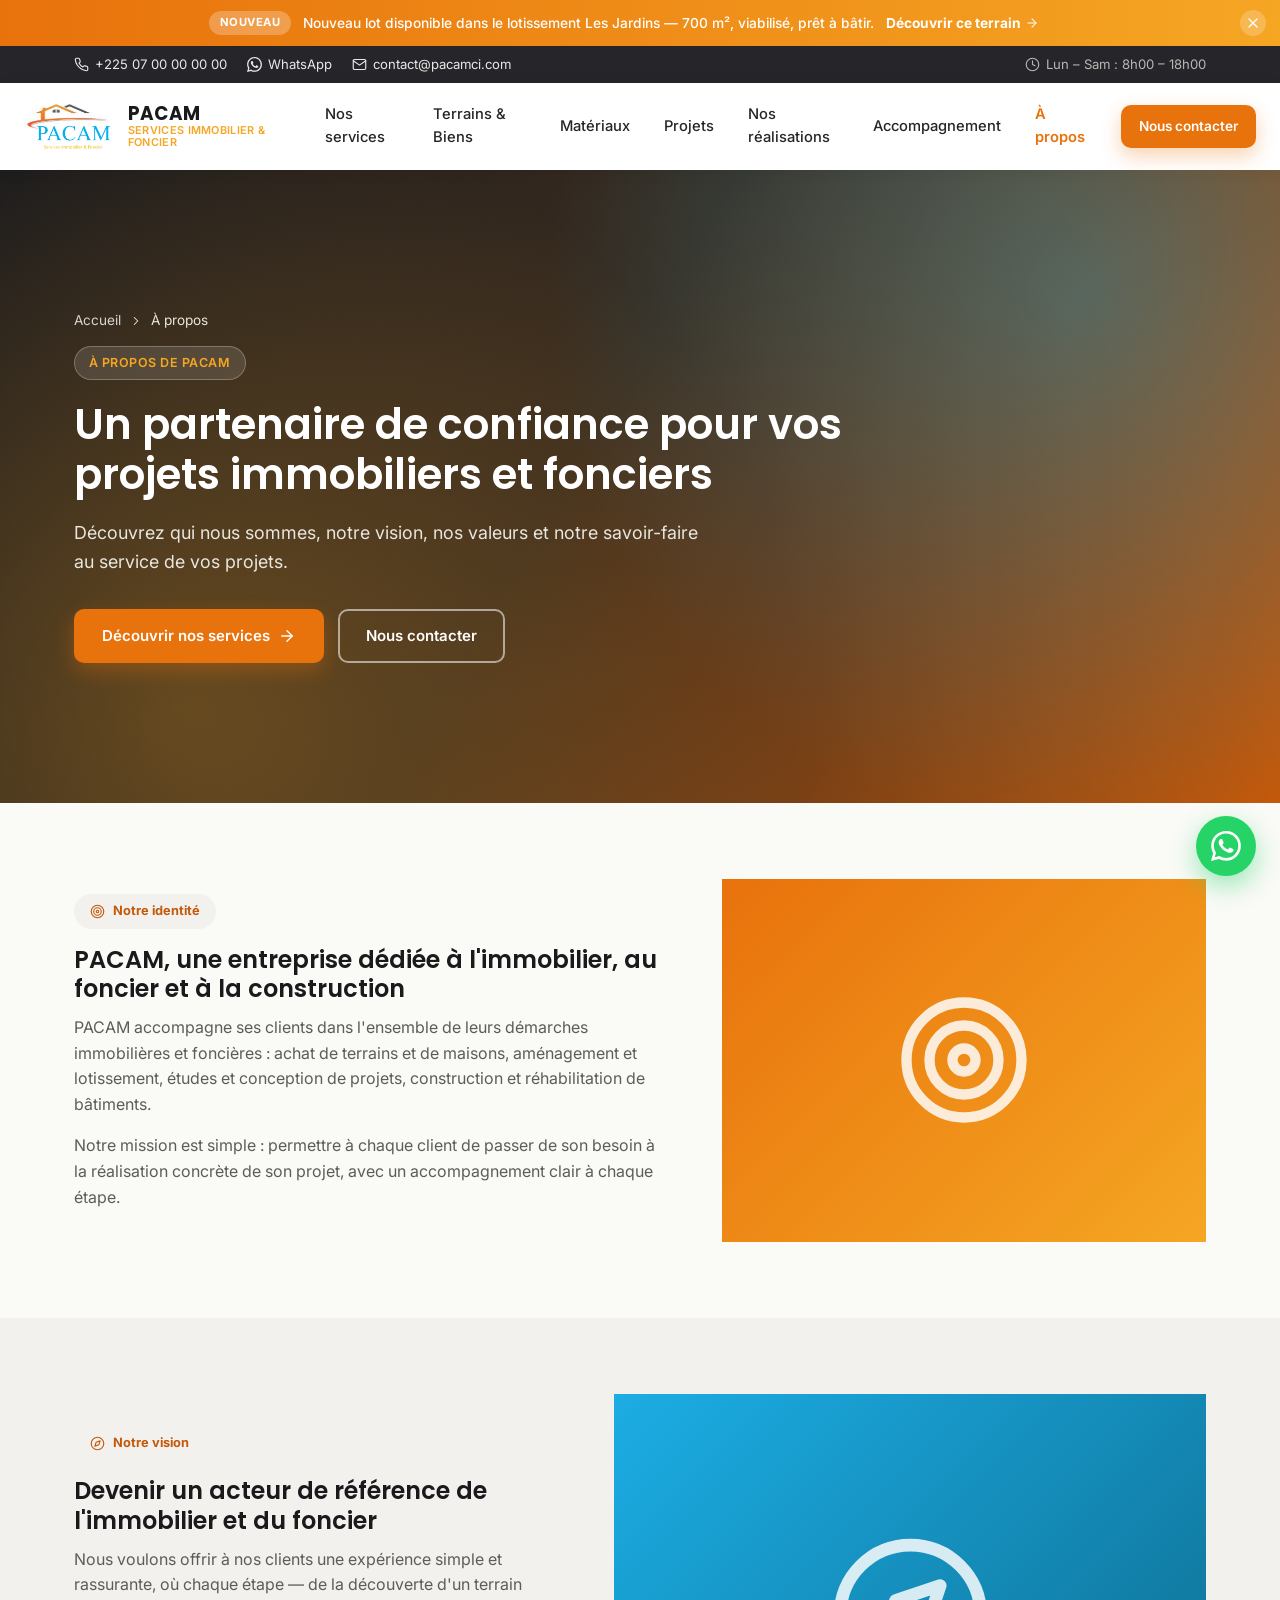
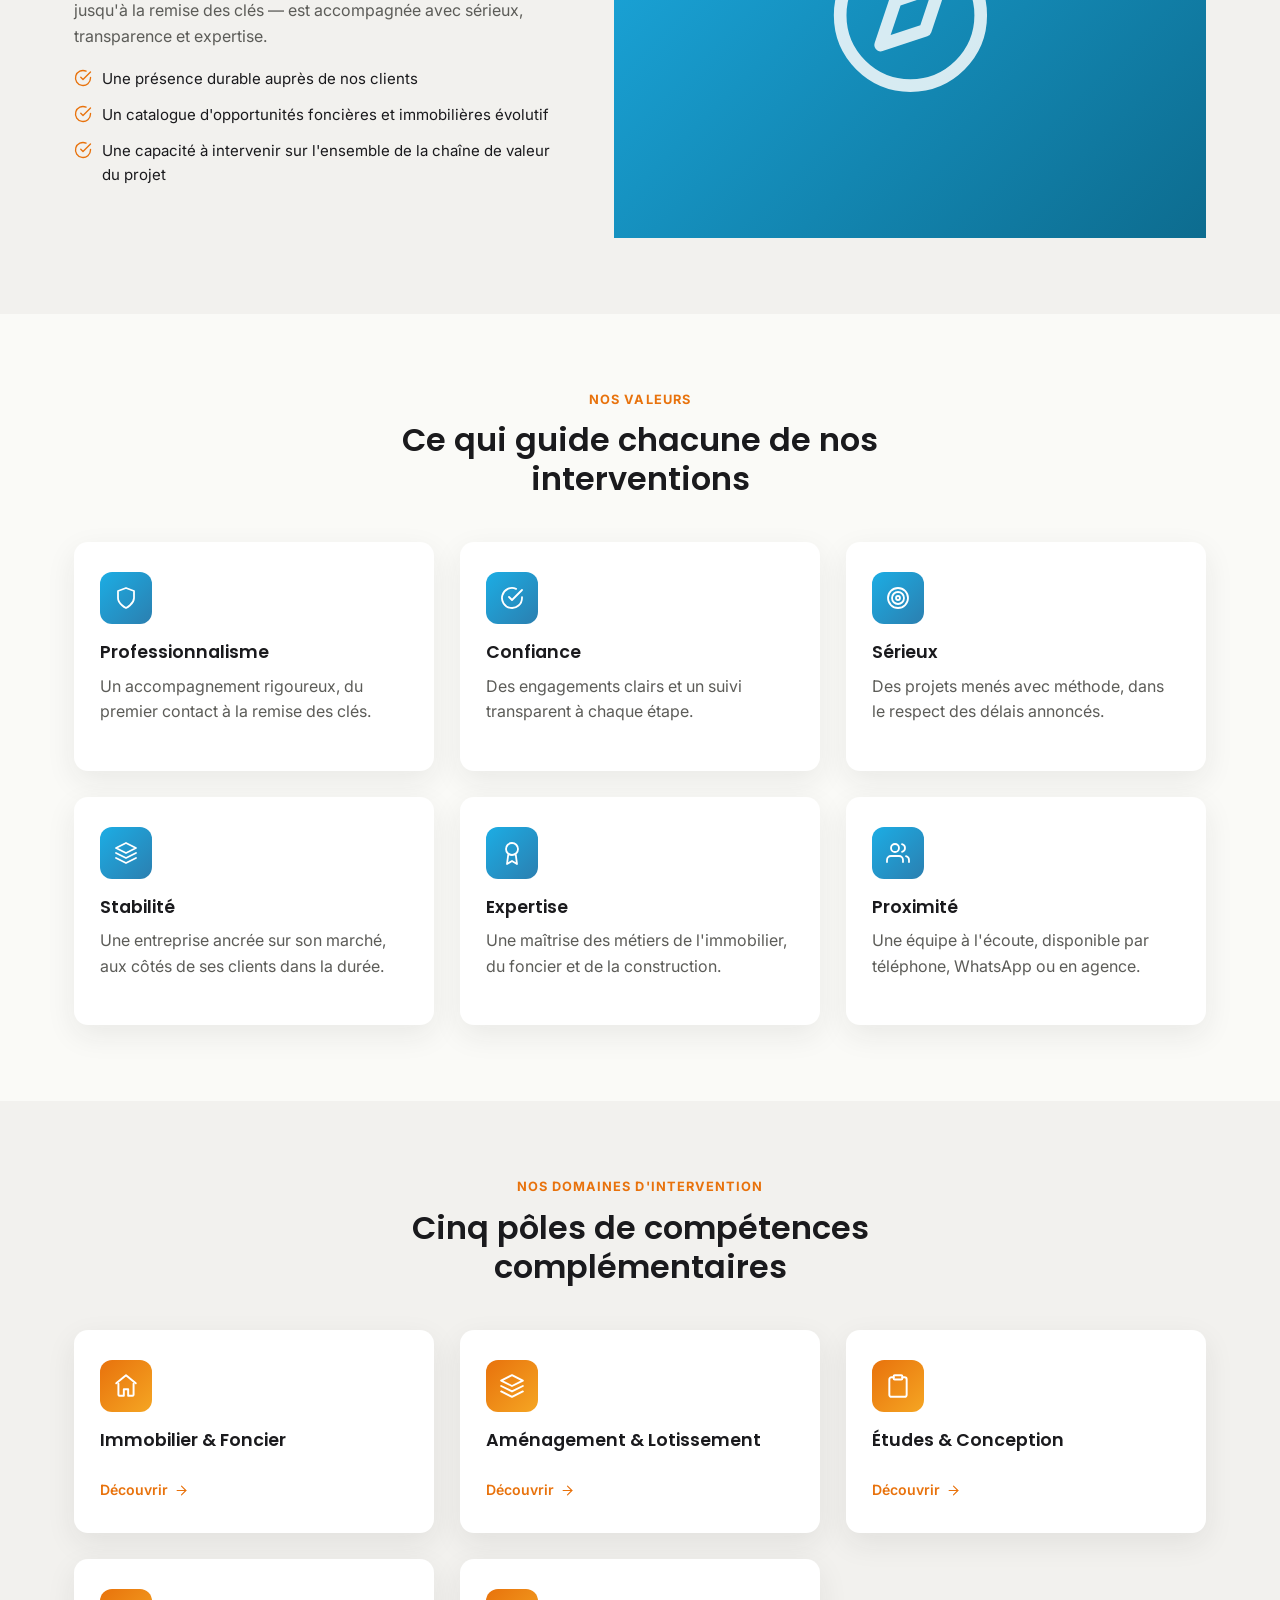
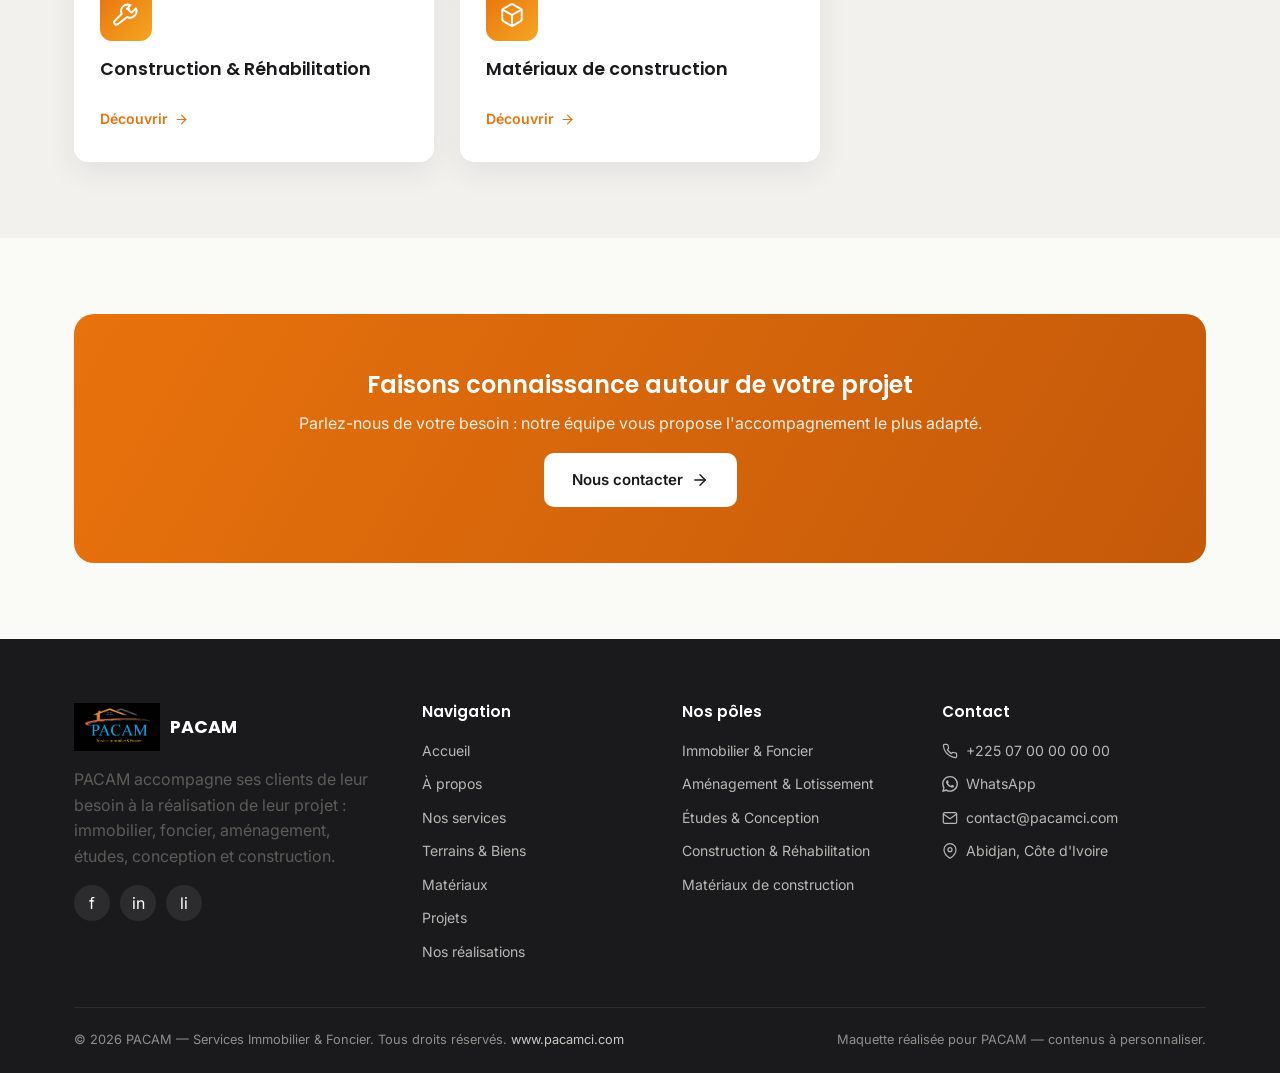
<file: a-propos.html>
<!DOCTYPE html>
<html lang="fr">
<head>
<meta charset="UTF-8">
<meta name="viewport" content="width=device-width, initial-scale=1.0">
<title>À propos | PACAM — Services Immobilier &amp; Foncier</title>
<meta name="description" content="Identité, vision, valeurs et savoir-faire de PACAM, votre partenaire immobilier et foncier.">
<link rel="canonical" href="https://pacamci.com/a-propos.html">
<meta property="og:site_name" content="PACAM">
<meta property="og:title" content="À propos | PACAM">
<meta property="og:description" content="Identité, vision, valeurs et savoir-faire de PACAM, votre partenaire immobilier et foncier.">
<meta property="og:url" content="https://pacamci.com/a-propos.html">
<meta property="og:type" content="website">
<meta name="theme-color" content="#E8720C">
<link rel="preconnect" href="https://fonts.googleapis.com">
<link href="https://fonts.googleapis.com/css2?family=Inter:wght@400;500;600;700&family=Poppins:wght@500;600;700&display=swap" rel="stylesheet">
<link rel="stylesheet" href="css/style.css?v=0cec033768">

</head>
<body>

<div class="promo-bar" id="promo-bar" data-promo-id="promo-2026-08-tr0185">
  <a class="promo-bar-link" href="bien-detail.html?ref=TR-0185">
    <span class="promo-bar-badge">Nouveau</span>
    <span class="promo-bar-text">Nouveau lot disponible dans le lotissement Les Jardins — 700 m², viabilisé, prêt à bâtir.</span>
    <span class="promo-bar-cta">Découvrir ce terrain <svg class="icon " width="14" height="14" viewBox="0 0 24 24" fill="none" stroke="currentColor" stroke-width="1.8" stroke-linecap="round" stroke-linejoin="round" aria-hidden="true"><line x1="5" y1="12" x2="19" y2="12"/><polyline points="12 5 19 12 12 19"/></svg></span>
  </a>
  <button class="promo-bar-close" type="button" data-close-promo aria-label="Fermer ce message"><svg class="icon " width="16" height="16" viewBox="0 0 24 24" fill="none" stroke="currentColor" stroke-width="1.8" stroke-linecap="round" stroke-linejoin="round" aria-hidden="true"><line x1="18" y1="6" x2="6" y2="18"/><line x1="6" y1="6" x2="18" y2="18"/></svg></button>
</div>

<div class="topbar">
  <div class="container">
    <div class="topbar-links">
      <a href="tel:+22507000000"><svg class="icon " width="15" height="15" viewBox="0 0 24 24" fill="none" stroke="currentColor" stroke-width="1.8" stroke-linecap="round" stroke-linejoin="round" aria-hidden="true"><path d="M22 16.92v3a2 2 0 0 1-2.18 2 19.79 19.79 0 0 1-8.63-3.07 19.5 19.5 0 0 1-6-6 19.79 19.79 0 0 1-3.07-8.67A2 2 0 0 1 4.11 2h3a2 2 0 0 1 2 1.72c.13.96.36 1.9.7 2.81a2 2 0 0 1-.45 2.11L8.09 9.91a16 16 0 0 0 6 6l1.27-1.27a2 2 0 0 1 2.11-.45c.91.34 1.85.57 2.81.7A2 2 0 0 1 22 16.92z"/></svg> +225 07 00 00 00 00</a>
      <a href="https://wa.me/22507000000" target="_blank" rel="noopener"><svg class="icon " width="15" height="15" viewBox="0 0 24 24" fill="currentColor" aria-hidden="true"><path d="M20.52 3.48A11.86 11.86 0 0 0 12.04 0C5.5 0 .16 5.34.16 11.88c0 2.1.55 4.14 1.6 5.95L0 24l6.33-1.66a11.87 11.87 0 0 0 5.7 1.45h.01c6.54 0 11.88-5.34 11.88-11.88 0-3.17-1.23-6.15-3.4-8.43zM12.04 21.6a9.7 9.7 0 0 1-4.95-1.36l-.35-.21-3.75.98 1-3.66-.23-.38a9.7 9.7 0 0 1-1.49-5.19c0-5.37 4.37-9.74 9.78-9.74 2.61 0 5.07 1.02 6.92 2.87a9.7 9.7 0 0 1 2.86 6.9c0 5.37-4.37 9.79-9.79 9.79zm5.36-7.33c-.29-.15-1.73-.85-2-.95-.27-.1-.46-.15-.66.15-.2.29-.76.95-.93 1.15-.17.19-.34.22-.63.07-.29-.15-1.23-.45-2.34-1.44-.87-.77-1.45-1.72-1.62-2.01-.17-.29-.02-.45.13-.6.13-.13.29-.34.44-.51.15-.17.19-.29.29-.49.1-.19.05-.36-.02-.51-.07-.15-.66-1.59-.9-2.17-.24-.57-.48-.5-.66-.51h-.56c-.19 0-.51.07-.78.36-.27.29-1.02 1-1.02 2.43s1.05 2.82 1.19 3.02c.15.19 2.06 3.15 5 4.42.7.3 1.24.48 1.67.62.7.22 1.34.19 1.84.12.56-.08 1.73-.71 1.98-1.39.24-.68.24-1.27.17-1.39-.07-.12-.26-.19-.55-.34z"/></svg> WhatsApp</a>
      <a href="mailto:contact@pacamci.com"><svg class="icon " width="15" height="15" viewBox="0 0 24 24" fill="none" stroke="currentColor" stroke-width="1.8" stroke-linecap="round" stroke-linejoin="round" aria-hidden="true"><rect x="2" y="4" width="20" height="16" rx="2"/><polyline points="22,6 12,13 2,6"/></svg> contact@pacamci.com</a>
    </div>
    <div class="topbar-hours"><svg class="icon " width="15" height="15" viewBox="0 0 24 24" fill="none" stroke="currentColor" stroke-width="1.8" stroke-linecap="round" stroke-linejoin="round" aria-hidden="true"><circle cx="12" cy="12" r="10"/><polyline points="12 6 12 12 16 14"/></svg> Lun – Sam : 8h00 – 18h00</div>
  </div>
</div>

<header class="site-header">
  <div class="nav-wrap">
    <a class="brand" href="index.html">
      <img src="images/logo-light.jpg" alt="Logo PACAM">
      <span class="brand-text"><span class="name">PACAM</span><span class="tag">Services Immobilier &amp; Foncier</span></span>
    </a>
    <nav class="main-nav">
      <a href="services.html">Nos services</a>
<a href="terrains-biens.html">Terrains & Biens</a>
<a href="materiaux.html">Matériaux</a>
<a href="projets.html">Projets</a>
<a href="realisations.html">Nos réalisations</a>
<a href="accompagnement.html">Accompagnement</a>
<a href="a-propos.html" class="active">À propos</a>
    </nav>
    <div class="header-cta">
      <a class="btn btn-primary btn-sm" href="contact.html">Nous contacter</a>
      <button class="menu-toggle" aria-label="Ouvrir le menu"><svg class="icon " width="26" height="26" viewBox="0 0 24 24" fill="none" stroke="currentColor" stroke-width="1.8" stroke-linecap="round" stroke-linejoin="round" aria-hidden="true"><line x1="3" y1="6" x2="21" y2="6"/><line x1="3" y1="12" x2="21" y2="12"/><line x1="3" y1="18" x2="21" y2="18"/></svg></button>
    </div>
  </div>
</header>

<section class="hero hero-sm">
  <div class="hero-inner">
    <div class="breadcrumb"><a href="index.html">Accueil</a> <svg class="icon " width="14" height="14" viewBox="0 0 24 24" fill="none" stroke="currentColor" stroke-width="1.8" stroke-linecap="round" stroke-linejoin="round" aria-hidden="true"><polyline points="9 18 15 12 9 6"/></svg> <span>À propos</span></div>
    <span class="eyebrow">À propos de PACAM</span>
    <h1>Un partenaire de confiance pour vos projets immobiliers et fonciers</h1>
    <p class="lead">Découvrez qui nous sommes, notre vision, nos valeurs et notre savoir-faire au service de vos projets.</p>
    <div class="hero-actions"><a class="btn btn-primary" href="services.html">Découvrir nos services <svg class="icon " width="18" height="18" viewBox="0 0 24 24" fill="none" stroke="currentColor" stroke-width="1.8" stroke-linecap="round" stroke-linejoin="round" aria-hidden="true"><line x1="5" y1="12" x2="19" y2="12"/><polyline points="12 5 19 12 12 19"/></svg></a><a class="btn btn-outline-light" href="contact.html">Nous contacter</a></div>
  </div>
</section>

<main>

<section>
  <div class="container two-col">
    <div class="reveal">
      <span class="badge-pill"><svg class="icon " width="15" height="15" viewBox="0 0 24 24" fill="none" stroke="currentColor" stroke-width="1.8" stroke-linecap="round" stroke-linejoin="round" aria-hidden="true"><circle cx="12" cy="12" r="10"/><circle cx="12" cy="12" r="6"/><circle cx="12" cy="12" r="2"/></svg> Notre identité</span>
      <h2>PACAM, une entreprise dédiée à l'immobilier, au foncier et à la construction</h2>
      <p>PACAM accompagne ses clients dans l'ensemble de leurs démarches immobilières et foncières : achat de terrains et de maisons, aménagement et lotissement, études et conception de projets, construction et réhabilitation de bâtiments.</p>
      <p>Notre mission est simple : permettre à chaque client de passer de son besoin à la réalisation concrète de son projet, avec un accompagnement clair à chaque étape.</p>
    </div>
    <div class="reveal"><div class="photo g1"><svg class="icon " width="64" height="64" viewBox="0 0 24 24" fill="none" stroke="currentColor" stroke-width="1.8" stroke-linecap="round" stroke-linejoin="round" aria-hidden="true"><circle cx="12" cy="12" r="10"/><circle cx="12" cy="12" r="6"/><circle cx="12" cy="12" r="2"/></svg></div></div>
  </div>
</section>

<section class="bg-alt">
  <div class="container two-col rev">
    <div class="two-col-media reveal"><div class="photo g2"><svg class="icon " width="64" height="64" viewBox="0 0 24 24" fill="none" stroke="currentColor" stroke-width="1.8" stroke-linecap="round" stroke-linejoin="round" aria-hidden="true"><circle cx="12" cy="12" r="10"/><polygon points="16.24 7.76 14.12 14.12 7.76 16.24 9.88 9.88 16.24 7.76"/></svg></div></div>
    <div class="reveal">
      <span class="badge-pill"><svg class="icon " width="15" height="15" viewBox="0 0 24 24" fill="none" stroke="currentColor" stroke-width="1.8" stroke-linecap="round" stroke-linejoin="round" aria-hidden="true"><circle cx="12" cy="12" r="10"/><polygon points="16.24 7.76 14.12 14.12 7.76 16.24 9.88 9.88 16.24 7.76"/></svg> Notre vision</span>
      <h2>Devenir un acteur de référence de l'immobilier et du foncier</h2>
      <p>Nous voulons offrir à nos clients une expérience simple et rassurante, où chaque étape — de la découverte d'un terrain jusqu'à la remise des clés — est accompagnée avec sérieux, transparence et expertise.</p>
      <ul class="check-list">
        <li><svg class="icon " width="18" height="18" viewBox="0 0 24 24" fill="none" stroke="currentColor" stroke-width="1.8" stroke-linecap="round" stroke-linejoin="round" aria-hidden="true"><path d="M22 11.08V12a10 10 0 1 1-5.93-9.14"/><polyline points="22 4 12 14.01 9 11.01"/></svg> Une présence durable auprès de nos clients</li>
        <li><svg class="icon " width="18" height="18" viewBox="0 0 24 24" fill="none" stroke="currentColor" stroke-width="1.8" stroke-linecap="round" stroke-linejoin="round" aria-hidden="true"><path d="M22 11.08V12a10 10 0 1 1-5.93-9.14"/><polyline points="22 4 12 14.01 9 11.01"/></svg> Un catalogue d'opportunités foncières et immobilières évolutif</li>
        <li><svg class="icon " width="18" height="18" viewBox="0 0 24 24" fill="none" stroke="currentColor" stroke-width="1.8" stroke-linecap="round" stroke-linejoin="round" aria-hidden="true"><path d="M22 11.08V12a10 10 0 1 1-5.93-9.14"/><polyline points="22 4 12 14.01 9 11.01"/></svg> Une capacité à intervenir sur l'ensemble de la chaîne de valeur du projet</li>
      </ul>
    </div>
  </div>
</section>

<section>
  <div class="container">
    <div class="section-head reveal">
      <span class="kicker">Nos valeurs</span>
      <h2>Ce qui guide chacune de nos interventions</h2>
    </div>
    <div class="grid grid-3 values-grid"><div class="card icon-card reveal">
  <div class="icon-badge blue"><svg class="icon " width="24" height="24" viewBox="0 0 24 24" fill="none" stroke="currentColor" stroke-width="1.8" stroke-linecap="round" stroke-linejoin="round" aria-hidden="true"><path d="M12 22s8-4 8-10V5l-8-3-8 3v7c0 6 8 10 8 10z"/></svg></div>
  <h3>Professionnalisme</h3>
  <p>Un accompagnement rigoureux, du premier contact à la remise des clés.</p>
</div>
<div class="card icon-card reveal">
  <div class="icon-badge blue"><svg class="icon " width="24" height="24" viewBox="0 0 24 24" fill="none" stroke="currentColor" stroke-width="1.8" stroke-linecap="round" stroke-linejoin="round" aria-hidden="true"><path d="M22 11.08V12a10 10 0 1 1-5.93-9.14"/><polyline points="22 4 12 14.01 9 11.01"/></svg></div>
  <h3>Confiance</h3>
  <p>Des engagements clairs et un suivi transparent à chaque étape.</p>
</div>
<div class="card icon-card reveal">
  <div class="icon-badge blue"><svg class="icon " width="24" height="24" viewBox="0 0 24 24" fill="none" stroke="currentColor" stroke-width="1.8" stroke-linecap="round" stroke-linejoin="round" aria-hidden="true"><circle cx="12" cy="12" r="10"/><circle cx="12" cy="12" r="6"/><circle cx="12" cy="12" r="2"/></svg></div>
  <h3>Sérieux</h3>
  <p>Des projets menés avec méthode, dans le respect des délais annoncés.</p>
</div>
<div class="card icon-card reveal">
  <div class="icon-badge blue"><svg class="icon " width="24" height="24" viewBox="0 0 24 24" fill="none" stroke="currentColor" stroke-width="1.8" stroke-linecap="round" stroke-linejoin="round" aria-hidden="true"><polygon points="12 2 2 7 12 12 22 7 12 2"/><polyline points="2 17 12 22 22 17"/><polyline points="2 12 12 17 22 12"/></svg></div>
  <h3>Stabilité</h3>
  <p>Une entreprise ancrée sur son marché, aux côtés de ses clients dans la durée.</p>
</div>
<div class="card icon-card reveal">
  <div class="icon-badge blue"><svg class="icon " width="24" height="24" viewBox="0 0 24 24" fill="none" stroke="currentColor" stroke-width="1.8" stroke-linecap="round" stroke-linejoin="round" aria-hidden="true"><circle cx="12" cy="8" r="6"/><path d="M8.21 13.89 7 23l5-3 5 3-1.21-9.12"/></svg></div>
  <h3>Expertise</h3>
  <p>Une maîtrise des métiers de l'immobilier, du foncier et de la construction.</p>
</div>
<div class="card icon-card reveal">
  <div class="icon-badge blue"><svg class="icon " width="24" height="24" viewBox="0 0 24 24" fill="none" stroke="currentColor" stroke-width="1.8" stroke-linecap="round" stroke-linejoin="round" aria-hidden="true"><path d="M17 21v-2a4 4 0 0 0-4-4H5a4 4 0 0 0-4 4v2"/><circle cx="9" cy="7" r="4"/><path d="M23 21v-2a4 4 0 0 0-3-3.87"/><path d="M16 3.13a4 4 0 0 1 0 7.75"/></svg></div>
  <h3>Proximité</h3>
  <p>Une équipe à l'écoute, disponible par téléphone, WhatsApp ou en agence.</p>
</div></div>
  </div>
</section>

<section class="bg-alt">
  <div class="container">
    <div class="section-head reveal">
      <span class="kicker">Nos domaines d'intervention</span>
      <h2>Cinq pôles de compétences complémentaires</h2>
    </div>
    <div class="grid grid-3">
      <div class="card icon-card reveal"><div class="icon-badge"><svg class="icon " width="26" height="26" viewBox="0 0 24 24" fill="none" stroke="currentColor" stroke-width="1.8" stroke-linecap="round" stroke-linejoin="round" aria-hidden="true"><path d="M3 9.5 12 2l9 7.5"/><path d="M5 10v10a1 1 0 0 0 1 1h4v-6h4v6h4a1 1 0 0 0 1-1V10"/></svg></div><h3>Immobilier & Foncier</h3><a class="card-link" href="services.html#immobilier-foncier">Découvrir <svg class="icon " width="15" height="15" viewBox="0 0 24 24" fill="none" stroke="currentColor" stroke-width="1.8" stroke-linecap="round" stroke-linejoin="round" aria-hidden="true"><line x1="5" y1="12" x2="19" y2="12"/><polyline points="12 5 19 12 12 19"/></svg></a></div><div class="card icon-card reveal"><div class="icon-badge"><svg class="icon " width="26" height="26" viewBox="0 0 24 24" fill="none" stroke="currentColor" stroke-width="1.8" stroke-linecap="round" stroke-linejoin="round" aria-hidden="true"><polygon points="12 2 2 7 12 12 22 7 12 2"/><polyline points="2 17 12 22 22 17"/><polyline points="2 12 12 17 22 12"/></svg></div><h3>Aménagement & Lotissement</h3><a class="card-link" href="services.html#amenagement-lotissement">Découvrir <svg class="icon " width="15" height="15" viewBox="0 0 24 24" fill="none" stroke="currentColor" stroke-width="1.8" stroke-linecap="round" stroke-linejoin="round" aria-hidden="true"><line x1="5" y1="12" x2="19" y2="12"/><polyline points="12 5 19 12 12 19"/></svg></a></div><div class="card icon-card reveal"><div class="icon-badge"><svg class="icon " width="26" height="26" viewBox="0 0 24 24" fill="none" stroke="currentColor" stroke-width="1.8" stroke-linecap="round" stroke-linejoin="round" aria-hidden="true"><rect x="8" y="2" width="8" height="4" rx="1"/><path d="M16 4h2a2 2 0 0 1 2 2v14a2 2 0 0 1-2 2H6a2 2 0 0 1-2-2V6a2 2 0 0 1 2-2h2"/></svg></div><h3>Études & Conception</h3><a class="card-link" href="services.html#etudes-conception">Découvrir <svg class="icon " width="15" height="15" viewBox="0 0 24 24" fill="none" stroke="currentColor" stroke-width="1.8" stroke-linecap="round" stroke-linejoin="round" aria-hidden="true"><line x1="5" y1="12" x2="19" y2="12"/><polyline points="12 5 19 12 12 19"/></svg></a></div><div class="card icon-card reveal"><div class="icon-badge"><svg class="icon " width="26" height="26" viewBox="0 0 24 24" fill="none" stroke="currentColor" stroke-width="1.8" stroke-linecap="round" stroke-linejoin="round" aria-hidden="true"><path d="M14.7 6.3a1 1 0 0 0 0 1.4l1.6 1.6a1 1 0 0 0 1.4 0l3.4-3.4a6 6 0 0 1-8 8L4.7 20.3a2.1 2.1 0 0 1-3-3L8.1 10.9a6 6 0 0 1 8-8l-3.4 3.4z"/></svg></div><h3>Construction & Réhabilitation</h3><a class="card-link" href="services.html#construction-rehabilitation">Découvrir <svg class="icon " width="15" height="15" viewBox="0 0 24 24" fill="none" stroke="currentColor" stroke-width="1.8" stroke-linecap="round" stroke-linejoin="round" aria-hidden="true"><line x1="5" y1="12" x2="19" y2="12"/><polyline points="12 5 19 12 12 19"/></svg></a></div><div class="card icon-card reveal"><div class="icon-badge"><svg class="icon " width="26" height="26" viewBox="0 0 24 24" fill="none" stroke="currentColor" stroke-width="1.8" stroke-linecap="round" stroke-linejoin="round" aria-hidden="true"><path d="M21 8a2 2 0 0 0-1-1.73l-7-4a2 2 0 0 0-2 0l-7 4A2 2 0 0 0 3 8v8a2 2 0 0 0 1 1.73l7 4a2 2 0 0 0 2 0l7-4a2 2 0 0 0 1-1.73z"/><polyline points="3.27 6.96 12 12.01 20.73 6.96"/><line x1="12" y1="22.08" x2="12" y2="12"/></svg></div><h3>Matériaux de construction</h3><a class="card-link" href="services.html#materiaux-construction">Découvrir <svg class="icon " width="15" height="15" viewBox="0 0 24 24" fill="none" stroke="currentColor" stroke-width="1.8" stroke-linecap="round" stroke-linejoin="round" aria-hidden="true"><line x1="5" y1="12" x2="19" y2="12"/><polyline points="12 5 19 12 12 19"/></svg></a></div>
    </div>
  </div>
</section>

<section>
  <div class="container">
    <div class="cta-band reveal">
      <h2>Faisons connaissance autour de votre projet</h2>
      <p>Parlez-nous de votre besoin : notre équipe vous propose l'accompagnement le plus adapté.</p>
      <div class="hero-actions">
        <a class="btn btn-light" href="contact.html">Nous contacter <svg class="icon " width="18" height="18" viewBox="0 0 24 24" fill="none" stroke="currentColor" stroke-width="1.8" stroke-linecap="round" stroke-linejoin="round" aria-hidden="true"><line x1="5" y1="12" x2="19" y2="12"/><polyline points="12 5 19 12 12 19"/></svg></a>
      </div>
    </div>
  </div>
</section>

</main>

<footer class="site-footer">
  <div class="container">
    <div class="footer-grid">
      <div>
        <div class="footer-brand">
          <img src="images/logo-dark.jpg" alt="Logo PACAM">
          <span class="name">PACAM</span>
        </div>
        <p>PACAM accompagne ses clients de leur besoin à la réalisation de leur projet : immobilier, foncier, aménagement, études, conception et construction.</p>
        <div class="socials">
          <a href="#" aria-label="Facebook">f</a>
          <a href="#" aria-label="Instagram">in</a>
          <a href="#" aria-label="LinkedIn">li</a>
        </div>
      </div>
      <div>
        <h4>Navigation</h4>
        <ul>
          <li><a href="index.html">Accueil</a></li>
          <li><a href="a-propos.html">À propos</a></li>
          <li><a href="services.html">Nos services</a></li>
          <li><a href="terrains-biens.html">Terrains &amp; Biens</a></li>
          <li><a href="materiaux.html">Matériaux</a></li>
          <li><a href="projets.html">Projets</a></li>
          <li><a href="realisations.html">Nos réalisations</a></li>
        </ul>
      </div>
      <div>
        <h4>Nos pôles</h4>
        <ul>
          <li><a href="services.html#immobilier-foncier">Immobilier &amp; Foncier</a></li>
          <li><a href="services.html#amenagement-lotissement">Aménagement &amp; Lotissement</a></li>
          <li><a href="services.html#etudes-conception">Études &amp; Conception</a></li>
          <li><a href="services.html#construction-rehabilitation">Construction &amp; Réhabilitation</a></li>
          <li><a href="services.html#materiaux-construction">Matériaux de construction</a></li>
        </ul>
      </div>
      <div>
        <h4>Contact</h4>
        <ul>
          <li><a href="tel:+22507000000"><svg class="icon " width="16" height="16" viewBox="0 0 24 24" fill="none" stroke="currentColor" stroke-width="1.8" stroke-linecap="round" stroke-linejoin="round" aria-hidden="true"><path d="M22 16.92v3a2 2 0 0 1-2.18 2 19.79 19.79 0 0 1-8.63-3.07 19.5 19.5 0 0 1-6-6 19.79 19.79 0 0 1-3.07-8.67A2 2 0 0 1 4.11 2h3a2 2 0 0 1 2 1.72c.13.96.36 1.9.7 2.81a2 2 0 0 1-.45 2.11L8.09 9.91a16 16 0 0 0 6 6l1.27-1.27a2 2 0 0 1 2.11-.45c.91.34 1.85.57 2.81.7A2 2 0 0 1 22 16.92z"/></svg> +225 07 00 00 00 00</a></li>
          <li><a href="https://wa.me/22507000000" target="_blank" rel="noopener"><svg class="icon " width="16" height="16" viewBox="0 0 24 24" fill="currentColor" aria-hidden="true"><path d="M20.52 3.48A11.86 11.86 0 0 0 12.04 0C5.5 0 .16 5.34.16 11.88c0 2.1.55 4.14 1.6 5.95L0 24l6.33-1.66a11.87 11.87 0 0 0 5.7 1.45h.01c6.54 0 11.88-5.34 11.88-11.88 0-3.17-1.23-6.15-3.4-8.43zM12.04 21.6a9.7 9.7 0 0 1-4.95-1.36l-.35-.21-3.75.98 1-3.66-.23-.38a9.7 9.7 0 0 1-1.49-5.19c0-5.37 4.37-9.74 9.78-9.74 2.61 0 5.07 1.02 6.92 2.87a9.7 9.7 0 0 1 2.86 6.9c0 5.37-4.37 9.79-9.79 9.79zm5.36-7.33c-.29-.15-1.73-.85-2-.95-.27-.1-.46-.15-.66.15-.2.29-.76.95-.93 1.15-.17.19-.34.22-.63.07-.29-.15-1.23-.45-2.34-1.44-.87-.77-1.45-1.72-1.62-2.01-.17-.29-.02-.45.13-.6.13-.13.29-.34.44-.51.15-.17.19-.29.29-.49.1-.19.05-.36-.02-.51-.07-.15-.66-1.59-.9-2.17-.24-.57-.48-.5-.66-.51h-.56c-.19 0-.51.07-.78.36-.27.29-1.02 1-1.02 2.43s1.05 2.82 1.19 3.02c.15.19 2.06 3.15 5 4.42.7.3 1.24.48 1.67.62.7.22 1.34.19 1.84.12.56-.08 1.73-.71 1.98-1.39.24-.68.24-1.27.17-1.39-.07-.12-.26-.19-.55-.34z"/></svg> WhatsApp</a></li>
          <li><a href="mailto:contact@pacamci.com"><svg class="icon " width="16" height="16" viewBox="0 0 24 24" fill="none" stroke="currentColor" stroke-width="1.8" stroke-linecap="round" stroke-linejoin="round" aria-hidden="true"><rect x="2" y="4" width="20" height="16" rx="2"/><polyline points="22,6 12,13 2,6"/></svg> contact@pacamci.com</a></li>
          <li><a href="contact.html"><svg class="icon " width="16" height="16" viewBox="0 0 24 24" fill="none" stroke="currentColor" stroke-width="1.8" stroke-linecap="round" stroke-linejoin="round" aria-hidden="true"><path d="M21 10c0 7-9 13-9 13s-9-6-9-13a9 9 0 0 1 18 0z"/><circle cx="12" cy="10" r="3"/></svg> Abidjan, Côte d'Ivoire</a></li>
        </ul>
      </div>
    </div>
    <div class="footer-bottom">
      <span>© 2026 PACAM — Services Immobilier &amp; Foncier. Tous droits réservés. <a href="https://pacamci.com/" style="color:#c9c8c3;">www.pacamci.com</a></span>
      <span>Maquette réalisée pour PACAM — contenus à personnaliser.</span>
    </div>
  </div>
</footer>

<a class="wa-float" href="https://wa.me/22507000000" target="_blank" rel="noopener" aria-label="Contacter PACAM sur WhatsApp"><svg class="icon " width="30" height="30" viewBox="0 0 24 24" fill="currentColor" aria-hidden="true"><path d="M20.52 3.48A11.86 11.86 0 0 0 12.04 0C5.5 0 .16 5.34.16 11.88c0 2.1.55 4.14 1.6 5.95L0 24l6.33-1.66a11.87 11.87 0 0 0 5.7 1.45h.01c6.54 0 11.88-5.34 11.88-11.88 0-3.17-1.23-6.15-3.4-8.43zM12.04 21.6a9.7 9.7 0 0 1-4.95-1.36l-.35-.21-3.75.98 1-3.66-.23-.38a9.7 9.7 0 0 1-1.49-5.19c0-5.37 4.37-9.74 9.78-9.74 2.61 0 5.07 1.02 6.92 2.87a9.7 9.7 0 0 1 2.86 6.9c0 5.37-4.37 9.79-9.79 9.79zm5.36-7.33c-.29-.15-1.73-.85-2-.95-.27-.1-.46-.15-.66.15-.2.29-.76.95-.93 1.15-.17.19-.34.22-.63.07-.29-.15-1.23-.45-2.34-1.44-.87-.77-1.45-1.72-1.62-2.01-.17-.29-.02-.45.13-.6.13-.13.29-.34.44-.51.15-.17.19-.29.29-.49.1-.19.05-.36-.02-.51-.07-.15-.66-1.59-.9-2.17-.24-.57-.48-.5-.66-.51h-.56c-.19 0-.51.07-.78.36-.27.29-1.02 1-1.02 2.43s1.05 2.82 1.19 3.02c.15.19 2.06 3.15 5 4.42.7.3 1.24.48 1.67.62.7.22 1.34.19 1.84.12.56-.08 1.73-.71 1.98-1.39.24-.68.24-1.27.17-1.39-.07-.12-.26-.19-.55-.34z"/></svg></a>

<div class="toast"><svg class="icon " width="18" height="18" viewBox="0 0 24 24" fill="none" stroke="currentColor" stroke-width="1.8" stroke-linecap="round" stroke-linejoin="round" aria-hidden="true"><path d="M22 11.08V12a10 10 0 1 1-5.93-9.14"/><polyline points="22 4 12 14.01 9 11.01"/></svg><span></span></div>

<script src="js/script.js?v=a1f0dee6f3"></script>
</body>
</html>
</file>
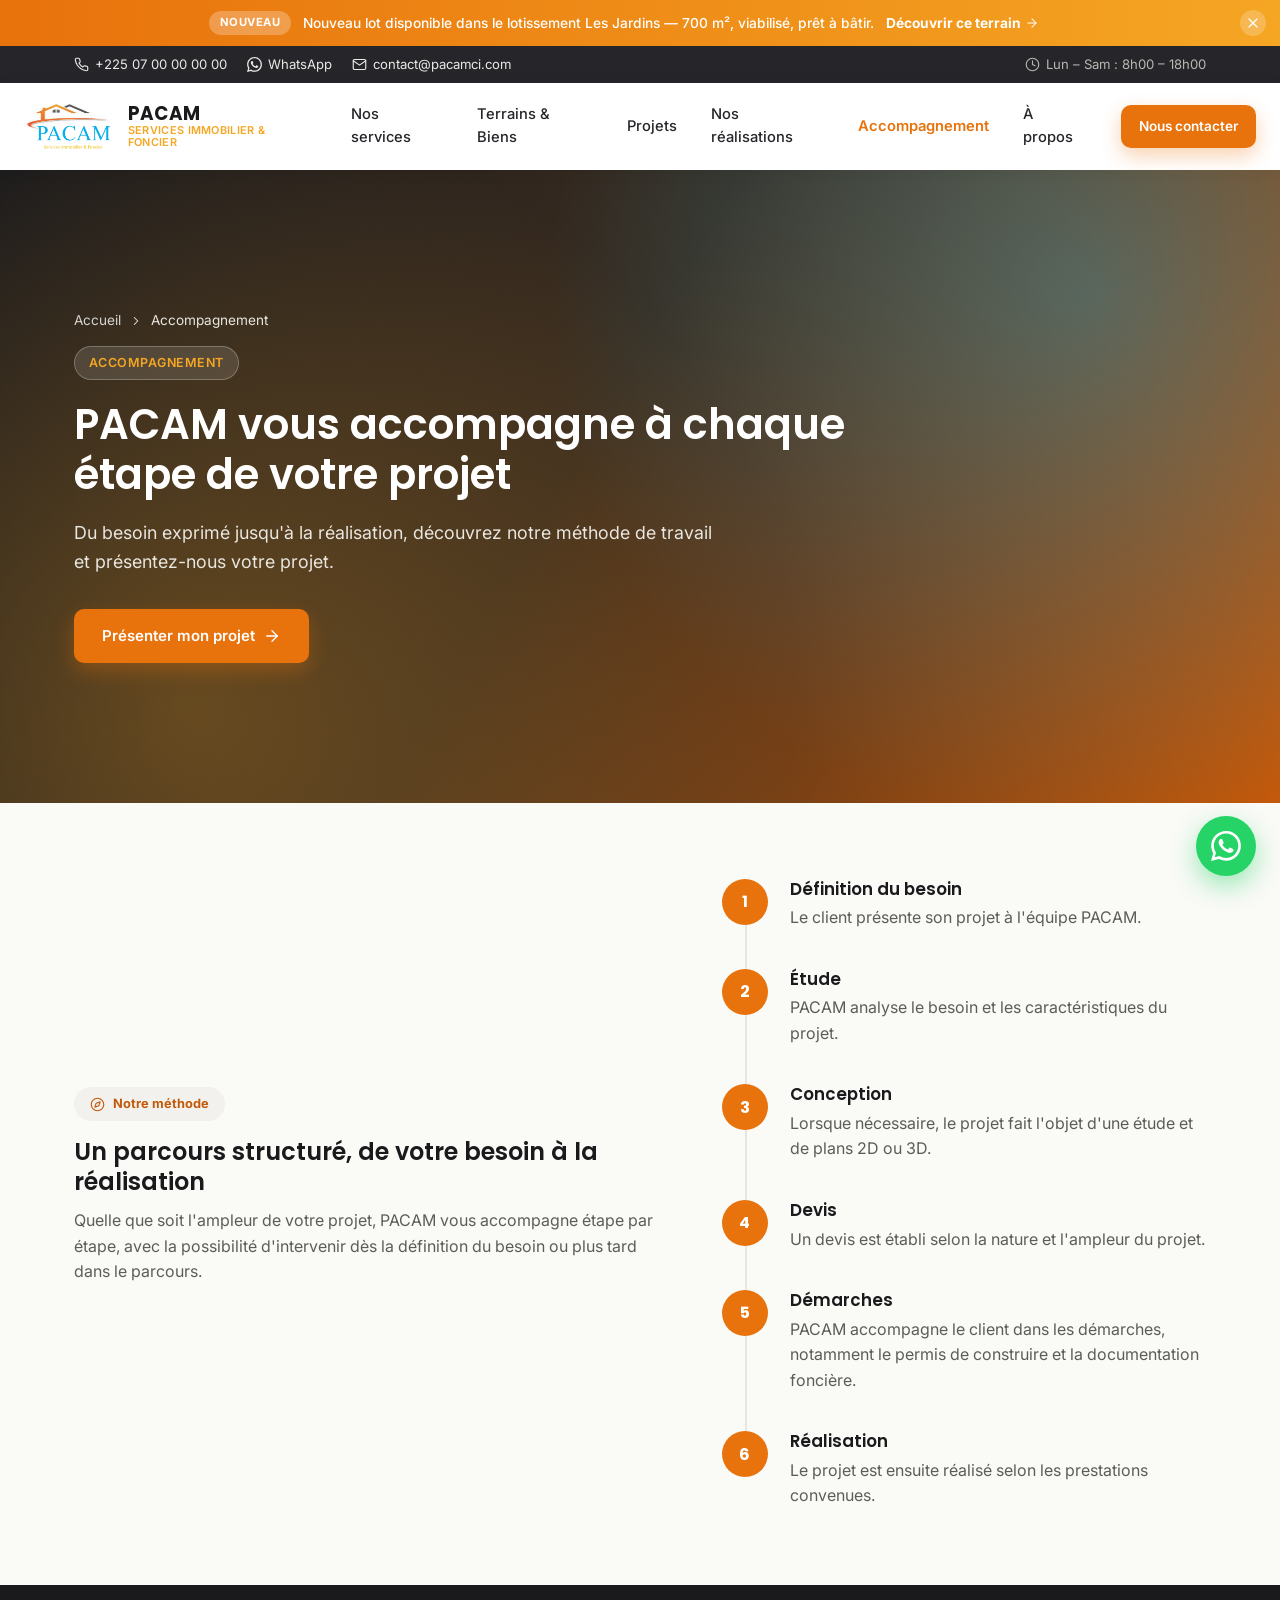
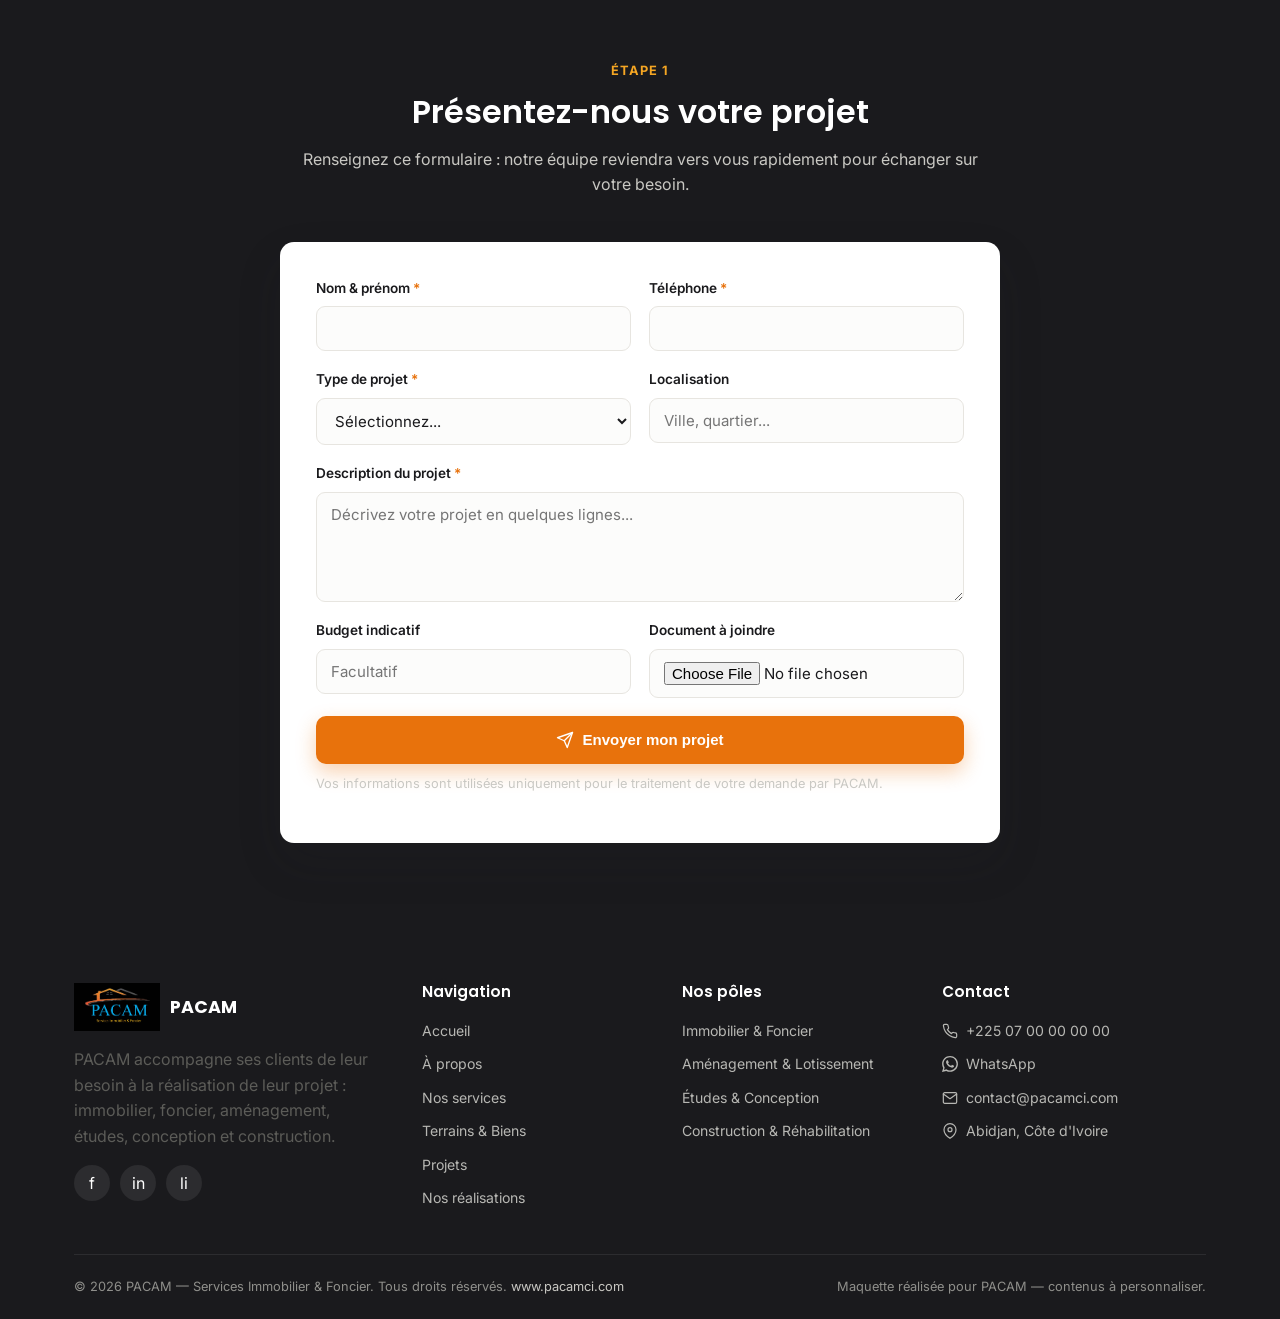
<file: accompagnement.html>
<!DOCTYPE html>
<html lang="fr">
<head>
<meta charset="UTF-8">
<meta name="viewport" content="width=device-width, initial-scale=1.0">
<title>Accompagnement | PACAM — Services Immobilier &amp; Foncier</title>
<meta name="description" content="Découvrez comment PACAM accompagne ses clients du besoin à la réalisation du projet.">
<link rel="canonical" href="https://pacamci.com/accompagnement.html">
<meta property="og:site_name" content="PACAM">
<meta property="og:title" content="Accompagnement | PACAM">
<meta property="og:description" content="Découvrez comment PACAM accompagne ses clients du besoin à la réalisation du projet.">
<meta property="og:url" content="https://pacamci.com/accompagnement.html">
<meta property="og:type" content="website">
<meta name="theme-color" content="#E8720C">
<link rel="preconnect" href="https://fonts.googleapis.com">
<link href="https://fonts.googleapis.com/css2?family=Inter:wght@400;500;600;700&family=Poppins:wght@500;600;700&display=swap" rel="stylesheet">
<link rel="stylesheet" href="css/style.css?v=0cec033768">

</head>
<body>

<div class="promo-bar" id="promo-bar" data-promo-id="promo-2026-08-tr0185">
  <a class="promo-bar-link" href="bien-detail.html?ref=TR-0185">
    <span class="promo-bar-badge">Nouveau</span>
    <span class="promo-bar-text">Nouveau lot disponible dans le lotissement Les Jardins — 700 m², viabilisé, prêt à bâtir.</span>
    <span class="promo-bar-cta">Découvrir ce terrain <svg class="icon " width="14" height="14" viewBox="0 0 24 24" fill="none" stroke="currentColor" stroke-width="1.8" stroke-linecap="round" stroke-linejoin="round" aria-hidden="true"><line x1="5" y1="12" x2="19" y2="12"/><polyline points="12 5 19 12 12 19"/></svg></span>
  </a>
  <button class="promo-bar-close" type="button" data-close-promo aria-label="Fermer ce message"><svg class="icon " width="16" height="16" viewBox="0 0 24 24" fill="none" stroke="currentColor" stroke-width="1.8" stroke-linecap="round" stroke-linejoin="round" aria-hidden="true"><line x1="18" y1="6" x2="6" y2="18"/><line x1="6" y1="6" x2="18" y2="18"/></svg></button>
</div>

<div class="topbar">
  <div class="container">
    <div class="topbar-links">
      <a href="tel:+22507000000"><svg class="icon " width="15" height="15" viewBox="0 0 24 24" fill="none" stroke="currentColor" stroke-width="1.8" stroke-linecap="round" stroke-linejoin="round" aria-hidden="true"><path d="M22 16.92v3a2 2 0 0 1-2.18 2 19.79 19.79 0 0 1-8.63-3.07 19.5 19.5 0 0 1-6-6 19.79 19.79 0 0 1-3.07-8.67A2 2 0 0 1 4.11 2h3a2 2 0 0 1 2 1.72c.13.96.36 1.9.7 2.81a2 2 0 0 1-.45 2.11L8.09 9.91a16 16 0 0 0 6 6l1.27-1.27a2 2 0 0 1 2.11-.45c.91.34 1.85.57 2.81.7A2 2 0 0 1 22 16.92z"/></svg> +225 07 00 00 00 00</a>
      <a href="https://wa.me/22507000000" target="_blank" rel="noopener"><svg class="icon " width="15" height="15" viewBox="0 0 24 24" fill="currentColor" aria-hidden="true"><path d="M20.52 3.48A11.86 11.86 0 0 0 12.04 0C5.5 0 .16 5.34.16 11.88c0 2.1.55 4.14 1.6 5.95L0 24l6.33-1.66a11.87 11.87 0 0 0 5.7 1.45h.01c6.54 0 11.88-5.34 11.88-11.88 0-3.17-1.23-6.15-3.4-8.43zM12.04 21.6a9.7 9.7 0 0 1-4.95-1.36l-.35-.21-3.75.98 1-3.66-.23-.38a9.7 9.7 0 0 1-1.49-5.19c0-5.37 4.37-9.74 9.78-9.74 2.61 0 5.07 1.02 6.92 2.87a9.7 9.7 0 0 1 2.86 6.9c0 5.37-4.37 9.79-9.79 9.79zm5.36-7.33c-.29-.15-1.73-.85-2-.95-.27-.1-.46-.15-.66.15-.2.29-.76.95-.93 1.15-.17.19-.34.22-.63.07-.29-.15-1.23-.45-2.34-1.44-.87-.77-1.45-1.72-1.62-2.01-.17-.29-.02-.45.13-.6.13-.13.29-.34.44-.51.15-.17.19-.29.29-.49.1-.19.05-.36-.02-.51-.07-.15-.66-1.59-.9-2.17-.24-.57-.48-.5-.66-.51h-.56c-.19 0-.51.07-.78.36-.27.29-1.02 1-1.02 2.43s1.05 2.82 1.19 3.02c.15.19 2.06 3.15 5 4.42.7.3 1.24.48 1.67.62.7.22 1.34.19 1.84.12.56-.08 1.73-.71 1.98-1.39.24-.68.24-1.27.17-1.39-.07-.12-.26-.19-.55-.34z"/></svg> WhatsApp</a>
      <a href="mailto:contact@pacamci.com"><svg class="icon " width="15" height="15" viewBox="0 0 24 24" fill="none" stroke="currentColor" stroke-width="1.8" stroke-linecap="round" stroke-linejoin="round" aria-hidden="true"><rect x="2" y="4" width="20" height="16" rx="2"/><polyline points="22,6 12,13 2,6"/></svg> contact@pacamci.com</a>
    </div>
    <div class="topbar-hours"><svg class="icon " width="15" height="15" viewBox="0 0 24 24" fill="none" stroke="currentColor" stroke-width="1.8" stroke-linecap="round" stroke-linejoin="round" aria-hidden="true"><circle cx="12" cy="12" r="10"/><polyline points="12 6 12 12 16 14"/></svg> Lun – Sam : 8h00 – 18h00</div>
  </div>
</div>

<header class="site-header">
  <div class="nav-wrap">
    <a class="brand" href="index.html">
      <img src="images/logo-light.jpg" alt="Logo PACAM">
      <span class="brand-text"><span class="name">PACAM</span><span class="tag">Services Immobilier &amp; Foncier</span></span>
    </a>
    <nav class="main-nav">
      <a href="services.html">Nos services</a>
<a href="terrains-biens.html">Terrains & Biens</a>
<a href="projets.html">Projets</a>
<a href="realisations.html">Nos réalisations</a>
<a href="accompagnement.html" class="active">Accompagnement</a>
<a href="a-propos.html">À propos</a>
    </nav>
    <div class="header-cta">
      <a class="btn btn-primary btn-sm" href="contact.html">Nous contacter</a>
      <button class="menu-toggle" aria-label="Ouvrir le menu"><svg class="icon " width="26" height="26" viewBox="0 0 24 24" fill="none" stroke="currentColor" stroke-width="1.8" stroke-linecap="round" stroke-linejoin="round" aria-hidden="true"><line x1="3" y1="6" x2="21" y2="6"/><line x1="3" y1="12" x2="21" y2="12"/><line x1="3" y1="18" x2="21" y2="18"/></svg></button>
    </div>
  </div>
</header>

<section class="hero hero-sm">
  <div class="hero-inner">
    <div class="breadcrumb"><a href="index.html">Accueil</a> <svg class="icon " width="14" height="14" viewBox="0 0 24 24" fill="none" stroke="currentColor" stroke-width="1.8" stroke-linecap="round" stroke-linejoin="round" aria-hidden="true"><polyline points="9 18 15 12 9 6"/></svg> <span>Accompagnement</span></div>
    <span class="eyebrow">Accompagnement</span>
    <h1>PACAM vous accompagne à chaque étape de votre projet</h1>
    <p class="lead">Du besoin exprimé jusqu'à la réalisation, découvrez notre méthode de travail et présentez-nous votre projet.</p>
    <div class="hero-actions"><a class="btn btn-primary" href="#presenter">Présenter mon projet <svg class="icon " width="18" height="18" viewBox="0 0 24 24" fill="none" stroke="currentColor" stroke-width="1.8" stroke-linecap="round" stroke-linejoin="round" aria-hidden="true"><line x1="5" y1="12" x2="19" y2="12"/><polyline points="12 5 19 12 12 19"/></svg></a></div>
  </div>
</section>

<main>

<section>
  <div class="container two-col">
    <div class="reveal">
      <span class="badge-pill"><svg class="icon " width="15" height="15" viewBox="0 0 24 24" fill="none" stroke="currentColor" stroke-width="1.8" stroke-linecap="round" stroke-linejoin="round" aria-hidden="true"><circle cx="12" cy="12" r="10"/><polygon points="16.24 7.76 14.12 14.12 7.76 16.24 9.88 9.88 16.24 7.76"/></svg> Notre méthode</span>
      <h2>Un parcours structuré, de votre besoin à la réalisation</h2>
      <p>Quelle que soit l'ampleur de votre projet, PACAM vous accompagne étape par étape, avec la possibilité d'intervenir dès la définition du besoin ou plus tard dans le parcours.</p>
    </div>
    <div class="reveal process-steps"><div class="step reveal">
      <div class="step-num">1</div>
      <div class="step-content"><h4>Définition du besoin</h4><p>Le client présente son projet à l'équipe PACAM.</p></div>
    </div>
<div class="step reveal">
      <div class="step-num">2</div>
      <div class="step-content"><h4>Étude</h4><p>PACAM analyse le besoin et les caractéristiques du projet.</p></div>
    </div>
<div class="step reveal">
      <div class="step-num">3</div>
      <div class="step-content"><h4>Conception</h4><p>Lorsque nécessaire, le projet fait l'objet d'une étude et de plans 2D ou 3D.</p></div>
    </div>
<div class="step reveal">
      <div class="step-num">4</div>
      <div class="step-content"><h4>Devis</h4><p>Un devis est établi selon la nature et l'ampleur du projet.</p></div>
    </div>
<div class="step reveal">
      <div class="step-num">5</div>
      <div class="step-content"><h4>Démarches</h4><p>PACAM accompagne le client dans les démarches, notamment le permis de construire et la documentation foncière.</p></div>
    </div>
<div class="step reveal">
      <div class="step-num">6</div>
      <div class="step-content"><h4>Réalisation</h4><p>Le projet est ensuite réalisé selon les prestations convenues.</p></div>
    </div></div>
  </div>
</section>

<section class="bg-dark" id="presenter">
  <div class="container">
    <div class="section-head reveal">
      <span class="kicker" style="color:var(--gold);">Étape 1</span>
      <h2>Présentez-nous votre projet</h2>
      <p>Renseignez ce formulaire : notre équipe reviendra vers vous rapidement pour échanger sur votre besoin.</p>
    </div>
    <div class="form-card reveal" style="max-width:720px;margin:0 auto;">
      <form data-demo-form>
        <div class="form-row">
          <div class="form-group"><label>Nom &amp; prénom <span class="req">*</span></label><input type="text" name="nom" required></div>
          <div class="form-group"><label>Téléphone <span class="req">*</span></label><input type="tel" name="telephone" required></div>
        </div>
        <div class="form-row">
          <div class="form-group"><label>Type de projet <span class="req">*</span></label>
            <select name="type_projet" required>
              <option value="">Sélectionnez...</option>
              <option>Construction</option>
              <option>Réhabilitation</option>
              <option>Lotissement / aménagement</option>
              <option>Étude &amp; conception</option>
              <option>Autre</option>
            </select>
          </div>
          <div class="form-group"><label>Localisation</label><input type="text" name="localisation" placeholder="Ville, quartier..."></div>
        </div>
        <div class="form-group"><label>Description du projet <span class="req">*</span></label><textarea name="description" required placeholder="Décrivez votre projet en quelques lignes..."></textarea></div>
        <div class="form-row">
          <div class="form-group"><label>Budget indicatif</label><input type="text" name="budget" placeholder="Facultatif"></div>
          <div class="form-group"><label>Document à joindre</label><input type="file" name="document"></div>
        </div>
        <button class="btn btn-primary btn-block" type="submit"><svg class="icon " width="18" height="18" viewBox="0 0 24 24" fill="none" stroke="currentColor" stroke-width="1.8" stroke-linecap="round" stroke-linejoin="round" aria-hidden="true"><line x1="22" y1="2" x2="11" y2="13"/><polygon points="22 2 15 22 11 13 2 9 22 2"/></svg> Envoyer mon projet</button>
        <p class="form-note" style="color:#c9c8c3;">Vos informations sont utilisées uniquement pour le traitement de votre demande par PACAM.</p>
      </form>
    </div>
  </div>
</section>

</main>

<footer class="site-footer">
  <div class="container">
    <div class="footer-grid">
      <div>
        <div class="footer-brand">
          <img src="images/logo-dark.jpg" alt="Logo PACAM">
          <span class="name">PACAM</span>
        </div>
        <p>PACAM accompagne ses clients de leur besoin à la réalisation de leur projet : immobilier, foncier, aménagement, études, conception et construction.</p>
        <div class="socials">
          <a href="#" aria-label="Facebook">f</a>
          <a href="#" aria-label="Instagram">in</a>
          <a href="#" aria-label="LinkedIn">li</a>
        </div>
      </div>
      <div>
        <h4>Navigation</h4>
        <ul>
          <li><a href="index.html">Accueil</a></li>
          <li><a href="a-propos.html">À propos</a></li>
          <li><a href="services.html">Nos services</a></li>
          <li><a href="terrains-biens.html">Terrains &amp; Biens</a></li>
          <li><a href="projets.html">Projets</a></li>
          <li><a href="realisations.html">Nos réalisations</a></li>
        </ul>
      </div>
      <div>
        <h4>Nos pôles</h4>
        <ul>
          <li><a href="services.html#immobilier-foncier">Immobilier &amp; Foncier</a></li>
          <li><a href="services.html#amenagement-lotissement">Aménagement &amp; Lotissement</a></li>
          <li><a href="services.html#etudes-conception">Études &amp; Conception</a></li>
          <li><a href="services.html#construction-rehabilitation">Construction &amp; Réhabilitation</a></li>
        </ul>
      </div>
      <div>
        <h4>Contact</h4>
        <ul>
          <li><a href="tel:+22507000000"><svg class="icon " width="16" height="16" viewBox="0 0 24 24" fill="none" stroke="currentColor" stroke-width="1.8" stroke-linecap="round" stroke-linejoin="round" aria-hidden="true"><path d="M22 16.92v3a2 2 0 0 1-2.18 2 19.79 19.79 0 0 1-8.63-3.07 19.5 19.5 0 0 1-6-6 19.79 19.79 0 0 1-3.07-8.67A2 2 0 0 1 4.11 2h3a2 2 0 0 1 2 1.72c.13.96.36 1.9.7 2.81a2 2 0 0 1-.45 2.11L8.09 9.91a16 16 0 0 0 6 6l1.27-1.27a2 2 0 0 1 2.11-.45c.91.34 1.85.57 2.81.7A2 2 0 0 1 22 16.92z"/></svg> +225 07 00 00 00 00</a></li>
          <li><a href="https://wa.me/22507000000" target="_blank" rel="noopener"><svg class="icon " width="16" height="16" viewBox="0 0 24 24" fill="currentColor" aria-hidden="true"><path d="M20.52 3.48A11.86 11.86 0 0 0 12.04 0C5.5 0 .16 5.34.16 11.88c0 2.1.55 4.14 1.6 5.95L0 24l6.33-1.66a11.87 11.87 0 0 0 5.7 1.45h.01c6.54 0 11.88-5.34 11.88-11.88 0-3.17-1.23-6.15-3.4-8.43zM12.04 21.6a9.7 9.7 0 0 1-4.95-1.36l-.35-.21-3.75.98 1-3.66-.23-.38a9.7 9.7 0 0 1-1.49-5.19c0-5.37 4.37-9.74 9.78-9.74 2.61 0 5.07 1.02 6.92 2.87a9.7 9.7 0 0 1 2.86 6.9c0 5.37-4.37 9.79-9.79 9.79zm5.36-7.33c-.29-.15-1.73-.85-2-.95-.27-.1-.46-.15-.66.15-.2.29-.76.95-.93 1.15-.17.19-.34.22-.63.07-.29-.15-1.23-.45-2.34-1.44-.87-.77-1.45-1.72-1.62-2.01-.17-.29-.02-.45.13-.6.13-.13.29-.34.44-.51.15-.17.19-.29.29-.49.1-.19.05-.36-.02-.51-.07-.15-.66-1.59-.9-2.17-.24-.57-.48-.5-.66-.51h-.56c-.19 0-.51.07-.78.36-.27.29-1.02 1-1.02 2.43s1.05 2.82 1.19 3.02c.15.19 2.06 3.15 5 4.42.7.3 1.24.48 1.67.62.7.22 1.34.19 1.84.12.56-.08 1.73-.71 1.98-1.39.24-.68.24-1.27.17-1.39-.07-.12-.26-.19-.55-.34z"/></svg> WhatsApp</a></li>
          <li><a href="mailto:contact@pacamci.com"><svg class="icon " width="16" height="16" viewBox="0 0 24 24" fill="none" stroke="currentColor" stroke-width="1.8" stroke-linecap="round" stroke-linejoin="round" aria-hidden="true"><rect x="2" y="4" width="20" height="16" rx="2"/><polyline points="22,6 12,13 2,6"/></svg> contact@pacamci.com</a></li>
          <li><a href="contact.html"><svg class="icon " width="16" height="16" viewBox="0 0 24 24" fill="none" stroke="currentColor" stroke-width="1.8" stroke-linecap="round" stroke-linejoin="round" aria-hidden="true"><path d="M21 10c0 7-9 13-9 13s-9-6-9-13a9 9 0 0 1 18 0z"/><circle cx="12" cy="10" r="3"/></svg> Abidjan, Côte d'Ivoire</a></li>
        </ul>
      </div>
    </div>
    <div class="footer-bottom">
      <span>© 2026 PACAM — Services Immobilier &amp; Foncier. Tous droits réservés. <a href="https://pacamci.com/" style="color:#c9c8c3;">www.pacamci.com</a></span>
      <span>Maquette réalisée pour PACAM — contenus à personnaliser.</span>
    </div>
  </div>
</footer>

<a class="wa-float" href="https://wa.me/22507000000" target="_blank" rel="noopener" aria-label="Contacter PACAM sur WhatsApp"><svg class="icon " width="30" height="30" viewBox="0 0 24 24" fill="currentColor" aria-hidden="true"><path d="M20.52 3.48A11.86 11.86 0 0 0 12.04 0C5.5 0 .16 5.34.16 11.88c0 2.1.55 4.14 1.6 5.95L0 24l6.33-1.66a11.87 11.87 0 0 0 5.7 1.45h.01c6.54 0 11.88-5.34 11.88-11.88 0-3.17-1.23-6.15-3.4-8.43zM12.04 21.6a9.7 9.7 0 0 1-4.95-1.36l-.35-.21-3.75.98 1-3.66-.23-.38a9.7 9.7 0 0 1-1.49-5.19c0-5.37 4.37-9.74 9.78-9.74 2.61 0 5.07 1.02 6.92 2.87a9.7 9.7 0 0 1 2.86 6.9c0 5.37-4.37 9.79-9.79 9.79zm5.36-7.33c-.29-.15-1.73-.85-2-.95-.27-.1-.46-.15-.66.15-.2.29-.76.95-.93 1.15-.17.19-.34.22-.63.07-.29-.15-1.23-.45-2.34-1.44-.87-.77-1.45-1.72-1.62-2.01-.17-.29-.02-.45.13-.6.13-.13.29-.34.44-.51.15-.17.19-.29.29-.49.1-.19.05-.36-.02-.51-.07-.15-.66-1.59-.9-2.17-.24-.57-.48-.5-.66-.51h-.56c-.19 0-.51.07-.78.36-.27.29-1.02 1-1.02 2.43s1.05 2.82 1.19 3.02c.15.19 2.06 3.15 5 4.42.7.3 1.24.48 1.67.62.7.22 1.34.19 1.84.12.56-.08 1.73-.71 1.98-1.39.24-.68.24-1.27.17-1.39-.07-.12-.26-.19-.55-.34z"/></svg></a>

<div class="toast"><svg class="icon " width="18" height="18" viewBox="0 0 24 24" fill="none" stroke="currentColor" stroke-width="1.8" stroke-linecap="round" stroke-linejoin="round" aria-hidden="true"><path d="M22 11.08V12a10 10 0 1 1-5.93-9.14"/><polyline points="22 4 12 14.01 9 11.01"/></svg><span></span></div>

<script src="js/script.js?v=a1f0dee6f3"></script>
</body>
</html>
</file>
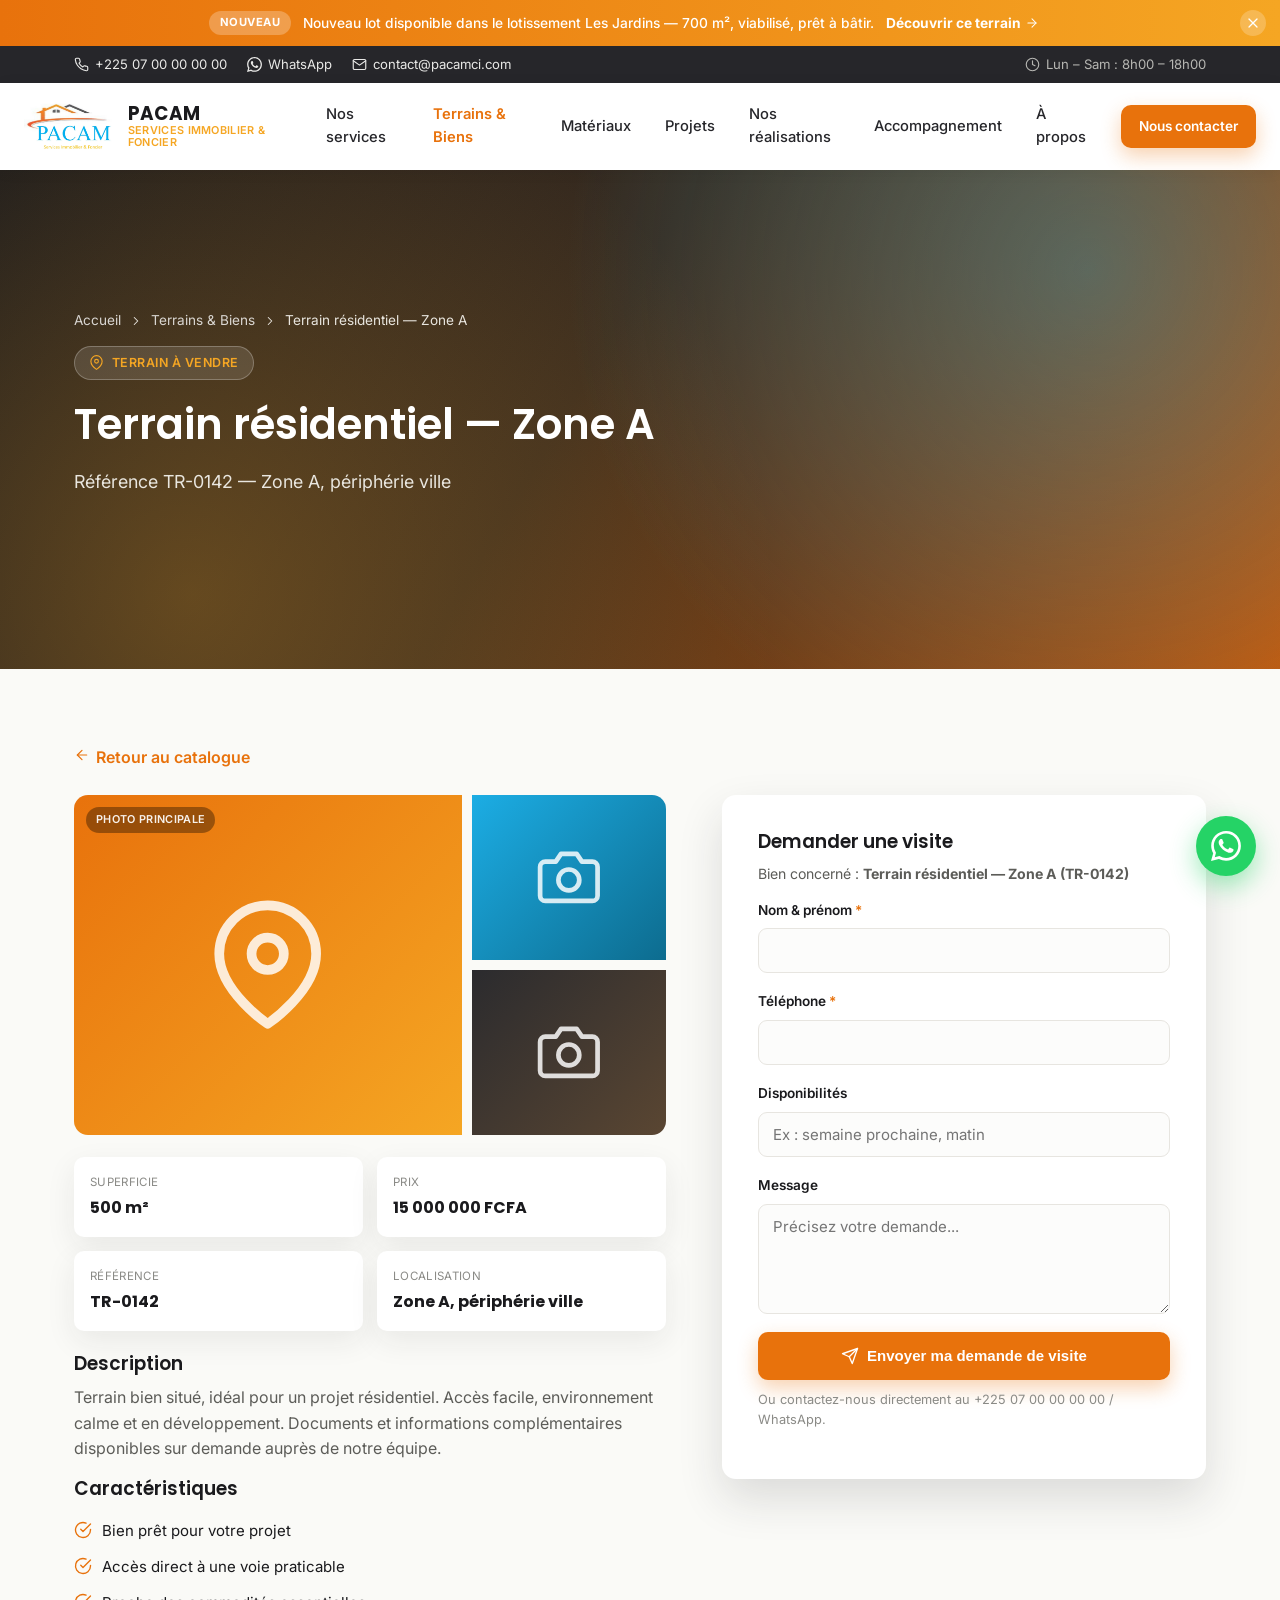
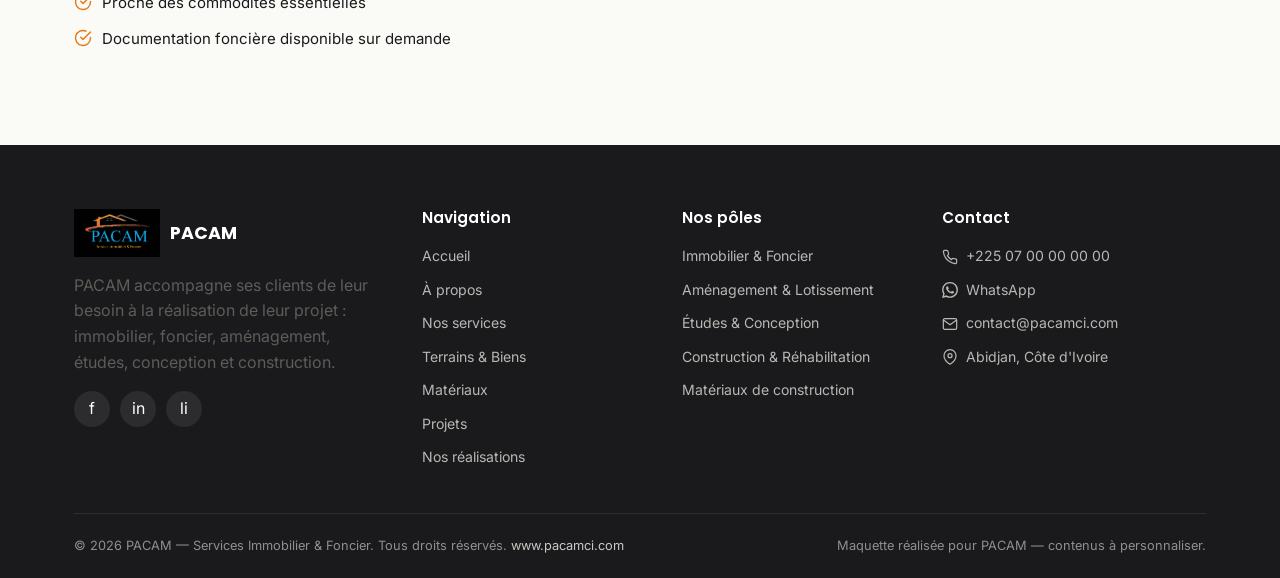
<file: bien-detail.html>
<!DOCTYPE html>
<html lang="fr">
<head>
<meta charset="UTF-8">
<meta name="viewport" content="width=device-width, initial-scale=1.0">
<title>Terrain résidentiel — Zone A | PACAM — Services Immobilier &amp; Foncier</title>
<meta name="description" content="Fiche détaillée du terrain TR-0142 proposé par PACAM.">
<link rel="canonical" href="https://pacamci.com/terrains-biens.html">
<meta property="og:site_name" content="PACAM">
<meta property="og:title" content="Terrain résidentiel — Zone A | PACAM">
<meta property="og:description" content="Fiche détaillée du terrain TR-0142 proposé par PACAM.">
<meta property="og:url" content="https://pacamci.com/terrains-biens.html">
<meta property="og:type" content="website">
<meta name="theme-color" content="#E8720C">
<link rel="preconnect" href="https://fonts.googleapis.com">
<link href="https://fonts.googleapis.com/css2?family=Inter:wght@400;500;600;700&family=Poppins:wght@500;600;700&display=swap" rel="stylesheet">
<link rel="stylesheet" href="css/style.css?v=0cec033768">

</head>
<body>

<div class="promo-bar" id="promo-bar" data-promo-id="promo-2026-08-tr0185">
  <a class="promo-bar-link" href="bien-detail.html?ref=TR-0185">
    <span class="promo-bar-badge">Nouveau</span>
    <span class="promo-bar-text">Nouveau lot disponible dans le lotissement Les Jardins — 700 m², viabilisé, prêt à bâtir.</span>
    <span class="promo-bar-cta">Découvrir ce terrain <svg class="icon " width="14" height="14" viewBox="0 0 24 24" fill="none" stroke="currentColor" stroke-width="1.8" stroke-linecap="round" stroke-linejoin="round" aria-hidden="true"><line x1="5" y1="12" x2="19" y2="12"/><polyline points="12 5 19 12 12 19"/></svg></span>
  </a>
  <button class="promo-bar-close" type="button" data-close-promo aria-label="Fermer ce message"><svg class="icon " width="16" height="16" viewBox="0 0 24 24" fill="none" stroke="currentColor" stroke-width="1.8" stroke-linecap="round" stroke-linejoin="round" aria-hidden="true"><line x1="18" y1="6" x2="6" y2="18"/><line x1="6" y1="6" x2="18" y2="18"/></svg></button>
</div>

<div class="topbar">
  <div class="container">
    <div class="topbar-links">
      <a href="tel:+22507000000"><svg class="icon " width="15" height="15" viewBox="0 0 24 24" fill="none" stroke="currentColor" stroke-width="1.8" stroke-linecap="round" stroke-linejoin="round" aria-hidden="true"><path d="M22 16.92v3a2 2 0 0 1-2.18 2 19.79 19.79 0 0 1-8.63-3.07 19.5 19.5 0 0 1-6-6 19.79 19.79 0 0 1-3.07-8.67A2 2 0 0 1 4.11 2h3a2 2 0 0 1 2 1.72c.13.96.36 1.9.7 2.81a2 2 0 0 1-.45 2.11L8.09 9.91a16 16 0 0 0 6 6l1.27-1.27a2 2 0 0 1 2.11-.45c.91.34 1.85.57 2.81.7A2 2 0 0 1 22 16.92z"/></svg> +225 07 00 00 00 00</a>
      <a href="https://wa.me/22507000000" target="_blank" rel="noopener"><svg class="icon " width="15" height="15" viewBox="0 0 24 24" fill="currentColor" aria-hidden="true"><path d="M20.52 3.48A11.86 11.86 0 0 0 12.04 0C5.5 0 .16 5.34.16 11.88c0 2.1.55 4.14 1.6 5.95L0 24l6.33-1.66a11.87 11.87 0 0 0 5.7 1.45h.01c6.54 0 11.88-5.34 11.88-11.88 0-3.17-1.23-6.15-3.4-8.43zM12.04 21.6a9.7 9.7 0 0 1-4.95-1.36l-.35-.21-3.75.98 1-3.66-.23-.38a9.7 9.7 0 0 1-1.49-5.19c0-5.37 4.37-9.74 9.78-9.74 2.61 0 5.07 1.02 6.92 2.87a9.7 9.7 0 0 1 2.86 6.9c0 5.37-4.37 9.79-9.79 9.79zm5.36-7.33c-.29-.15-1.73-.85-2-.95-.27-.1-.46-.15-.66.15-.2.29-.76.95-.93 1.15-.17.19-.34.22-.63.07-.29-.15-1.23-.45-2.34-1.44-.87-.77-1.45-1.72-1.62-2.01-.17-.29-.02-.45.13-.6.13-.13.29-.34.44-.51.15-.17.19-.29.29-.49.1-.19.05-.36-.02-.51-.07-.15-.66-1.59-.9-2.17-.24-.57-.48-.5-.66-.51h-.56c-.19 0-.51.07-.78.36-.27.29-1.02 1-1.02 2.43s1.05 2.82 1.19 3.02c.15.19 2.06 3.15 5 4.42.7.3 1.24.48 1.67.62.7.22 1.34.19 1.84.12.56-.08 1.73-.71 1.98-1.39.24-.68.24-1.27.17-1.39-.07-.12-.26-.19-.55-.34z"/></svg> WhatsApp</a>
      <a href="mailto:contact@pacamci.com"><svg class="icon " width="15" height="15" viewBox="0 0 24 24" fill="none" stroke="currentColor" stroke-width="1.8" stroke-linecap="round" stroke-linejoin="round" aria-hidden="true"><rect x="2" y="4" width="20" height="16" rx="2"/><polyline points="22,6 12,13 2,6"/></svg> contact@pacamci.com</a>
    </div>
    <div class="topbar-hours"><svg class="icon " width="15" height="15" viewBox="0 0 24 24" fill="none" stroke="currentColor" stroke-width="1.8" stroke-linecap="round" stroke-linejoin="round" aria-hidden="true"><circle cx="12" cy="12" r="10"/><polyline points="12 6 12 12 16 14"/></svg> Lun – Sam : 8h00 – 18h00</div>
  </div>
</div>

<header class="site-header">
  <div class="nav-wrap">
    <a class="brand" href="index.html">
      <img src="images/logo-light.jpg" alt="Logo PACAM">
      <span class="brand-text"><span class="name">PACAM</span><span class="tag">Services Immobilier &amp; Foncier</span></span>
    </a>
    <nav class="main-nav">
      <a href="services.html">Nos services</a>
<a href="terrains-biens.html" class="active">Terrains & Biens</a>
<a href="materiaux.html">Matériaux</a>
<a href="projets.html">Projets</a>
<a href="realisations.html">Nos réalisations</a>
<a href="accompagnement.html">Accompagnement</a>
<a href="a-propos.html">À propos</a>
    </nav>
    <div class="header-cta">
      <a class="btn btn-primary btn-sm" href="contact.html">Nous contacter</a>
      <button class="menu-toggle" aria-label="Ouvrir le menu"><svg class="icon " width="26" height="26" viewBox="0 0 24 24" fill="none" stroke="currentColor" stroke-width="1.8" stroke-linecap="round" stroke-linejoin="round" aria-hidden="true"><line x1="3" y1="6" x2="21" y2="6"/><line x1="3" y1="12" x2="21" y2="12"/><line x1="3" y1="18" x2="21" y2="18"/></svg></button>
    </div>
  </div>
</header>

<section class="hero hero-sm">
  <div class="hero-inner">
    <div class="breadcrumb"><a href="index.html">Accueil</a> <svg class="icon " width="14" height="14" viewBox="0 0 24 24" fill="none" stroke="currentColor" stroke-width="1.8" stroke-linecap="round" stroke-linejoin="round" aria-hidden="true"><polyline points="9 18 15 12 9 6"/></svg> <a href="terrains-biens.html">Terrains &amp; Biens</a> <svg class="icon " width="14" height="14" viewBox="0 0 24 24" fill="none" stroke="currentColor" stroke-width="1.8" stroke-linecap="round" stroke-linejoin="round" aria-hidden="true"><polyline points="9 18 15 12 9 6"/></svg> <span id="bd-crumb">Terrain résidentiel — Zone A</span></div>
    <span class="eyebrow" id="bd-eyebrow"><svg class="icon " width="15" height="15" viewBox="0 0 24 24" fill="none" stroke="currentColor" stroke-width="1.8" stroke-linecap="round" stroke-linejoin="round" aria-hidden="true"><path d="M21 10c0 7-9 13-9 13s-9-6-9-13a9 9 0 0 1 18 0z"/><circle cx="12" cy="10" r="3"/></svg> Terrain à vendre</span>
    <h1 id="bd-title">Terrain résidentiel — Zone A</h1>
    <p class="lead" id="bd-sub">Référence TR-0142 — Zone A, périphérie ville</p>
  </div>
</section>

<main>

<section>
  <div class="container">
    <a href="terrains-biens.html" style="display:inline-flex;align-items:center;gap:6px;color:var(--orange);font-weight:600;margin-bottom:24px;"><span style="display:inline-block;transform:scaleX(-1);"><svg class="icon " width="16" height="16" viewBox="0 0 24 24" fill="none" stroke="currentColor" stroke-width="1.8" stroke-linecap="round" stroke-linejoin="round" aria-hidden="true"><line x1="5" y1="12" x2="19" y2="12"/><polyline points="12 5 19 12 12 19"/></svg></span> Retour au catalogue</a>
    <div class="two-col" style="align-items:flex-start;">
      <div class="reveal">
        <div class="detail-gallery">
          <div class="photo main g1" id="bd-photo-main"><span class="photo-tag" id="bd-photo-tag">Photo principale</span><svg class="icon " width="64" height="64" viewBox="0 0 24 24" fill="none" stroke="currentColor" stroke-width="1.8" stroke-linecap="round" stroke-linejoin="round" aria-hidden="true"><path d="M21 10c0 7-9 13-9 13s-9-6-9-13a9 9 0 0 1 18 0z"/><circle cx="12" cy="10" r="3"/></svg></div>
          <div class="detail-thumbs">
            <div class="photo g2"><svg class="icon " width="64" height="64" viewBox="0 0 24 24" fill="none" stroke="currentColor" stroke-width="1.8" stroke-linecap="round" stroke-linejoin="round" aria-hidden="true"><path d="M23 19a2 2 0 0 1-2 2H3a2 2 0 0 1-2-2V8a2 2 0 0 1 2-2h4l2-3h6l2 3h4a2 2 0 0 1 2 2z"/><circle cx="12" cy="13" r="4"/></svg></div>
            <div class="photo g3"><svg class="icon " width="64" height="64" viewBox="0 0 24 24" fill="none" stroke="currentColor" stroke-width="1.8" stroke-linecap="round" stroke-linejoin="round" aria-hidden="true"><path d="M23 19a2 2 0 0 1-2 2H3a2 2 0 0 1-2-2V8a2 2 0 0 1 2-2h4l2-3h6l2 3h4a2 2 0 0 1 2 2z"/><circle cx="12" cy="13" r="4"/></svg></div>
          </div>
        </div>
        <div class="spec-grid">
          <div class="spec-item"><div class="label">Superficie</div><div class="value" id="bd-surf">500 m²</div></div>
          <div class="spec-item"><div class="label">Prix</div><div class="value" id="bd-prix">15 000 000 FCFA</div></div>
          <div class="spec-item"><div class="label">Référence</div><div class="value" id="bd-ref">TR-0142</div></div>
          <div class="spec-item"><div class="label">Localisation</div><div class="value" id="bd-loc">Zone A, périphérie ville</div></div>
        </div>
        <h3>Description</h3>
        <p id="bd-desc">Terrain bien situé, idéal pour un projet résidentiel. Accès facile, environnement calme et en développement. Documents et informations complémentaires disponibles sur demande auprès de notre équipe.</p>
        <h3>Caractéristiques</h3>
        <ul class="check-list">
          <li><svg class="icon " width="18" height="18" viewBox="0 0 24 24" fill="none" stroke="currentColor" stroke-width="1.8" stroke-linecap="round" stroke-linejoin="round" aria-hidden="true"><path d="M22 11.08V12a10 10 0 1 1-5.93-9.14"/><polyline points="22 4 12 14.01 9 11.01"/></svg> Bien prêt pour votre projet</li>
          <li><svg class="icon " width="18" height="18" viewBox="0 0 24 24" fill="none" stroke="currentColor" stroke-width="1.8" stroke-linecap="round" stroke-linejoin="round" aria-hidden="true"><path d="M22 11.08V12a10 10 0 1 1-5.93-9.14"/><polyline points="22 4 12 14.01 9 11.01"/></svg> Accès direct à une voie praticable</li>
          <li><svg class="icon " width="18" height="18" viewBox="0 0 24 24" fill="none" stroke="currentColor" stroke-width="1.8" stroke-linecap="round" stroke-linejoin="round" aria-hidden="true"><path d="M22 11.08V12a10 10 0 1 1-5.93-9.14"/><polyline points="22 4 12 14.01 9 11.01"/></svg> Proche des commodités essentielles</li>
          <li><svg class="icon " width="18" height="18" viewBox="0 0 24 24" fill="none" stroke="currentColor" stroke-width="1.8" stroke-linecap="round" stroke-linejoin="round" aria-hidden="true"><path d="M22 11.08V12a10 10 0 1 1-5.93-9.14"/><polyline points="22 4 12 14.01 9 11.01"/></svg> Documentation foncière disponible sur demande</li>
        </ul>
      </div>
      <div class="reveal">
        <div class="form-card">
          <h3>Demander une visite</h3>
          <p style="font-size:.88rem;">Bien concerné : <strong id="bd-form-label">Terrain résidentiel — Zone A (TR-0142)</strong></p>
          <form data-demo-form>
            <div class="form-group"><label>Nom &amp; prénom <span class="req">*</span></label><input type="text" name="nom" required></div>
            <div class="form-group"><label>Téléphone <span class="req">*</span></label><input type="tel" name="telephone" required></div>
            <input type="hidden" name="bien_concerne" id="bd-form-ref" value="TR-0142">
            <div class="form-group"><label>Disponibilités</label><input type="text" name="disponibilites" placeholder="Ex : semaine prochaine, matin"></div>
            <div class="form-group"><label>Message</label><textarea name="message" placeholder="Précisez votre demande..."></textarea></div>
            <button class="btn btn-primary btn-block" type="submit"><svg class="icon " width="18" height="18" viewBox="0 0 24 24" fill="none" stroke="currentColor" stroke-width="1.8" stroke-linecap="round" stroke-linejoin="round" aria-hidden="true"><line x1="22" y1="2" x2="11" y2="13"/><polygon points="22 2 15 22 11 13 2 9 22 2"/></svg> Envoyer ma demande de visite</button>
          </form>
          <p class="form-note">Ou contactez-nous directement au +225 07 00 00 00 00 / WhatsApp.</p>
        </div>
      </div>
    </div>
  </div>
</section>
<script>
  var PACAM_BIENS = {"TR-0142": {"ref": "TR-0142", "titre": "Terrain résidentiel — Zone A", "loc": "Zone A, périphérie ville", "surf": "500 m²", "prix": "15 000 000 FCFA", "grad": "g1", "kind": "Terrain", "tag": "Terrain"}, "TR-0158": {"ref": "TR-0158", "titre": "Terrain viabilisé — Zone B", "loc": "Zone B, quartier résidentiel", "surf": "800 m²", "prix": "25 000 000 FCFA", "grad": "g2", "kind": "Terrain", "tag": "Terrain"}, "TR-0163": {"ref": "TR-0163", "titre": "Terrain agricole — Zone périphérique", "loc": "Zone périphérique", "surf": "2 000 m²", "prix": "Prix sur demande", "grad": "g3", "kind": "Terrain", "tag": "Terrain"}, "TR-0171": {"ref": "TR-0171", "titre": "Terrain constructible", "loc": "Quartier résidentiel calme", "surf": "600 m²", "prix": "18 000 000 FCFA", "grad": "g4", "kind": "Terrain", "tag": "Terrain"}, "TR-0179": {"ref": "TR-0179", "titre": "Terrain d'angle — Zone commerciale", "loc": "Zone commerciale", "surf": "450 m²", "prix": "20 000 000 FCFA", "grad": "g1", "kind": "Terrain", "tag": "Terrain"}, "TR-0185": {"ref": "TR-0185", "titre": "Terrain loti — Nouveau lotissement", "loc": "Lotissement Les Jardins", "surf": "700 m²", "prix": "22 000 000 FCFA", "grad": "g2", "kind": "Terrain", "tag": "Terrain"}, "MA-0210": {"ref": "MA-0210", "titre": "Villa moderne 4 pièces", "loc": "Quartier résidentiel", "surf": "250 m²", "prix": "65 000 000 FCFA", "grad": "g3", "kind": "Maison", "tag": "Maison"}, "MA-0224": {"ref": "MA-0224", "titre": "Maison familiale 3 chambres", "loc": "Zone calme, proche commodités", "surf": "180 m²", "prix": "45 000 000 FCFA", "grad": "g4", "kind": "Maison", "tag": "Maison"}, "MA-0231": {"ref": "MA-0231", "titre": "Duplex contemporain", "loc": "Quartier résidentiel", "surf": "220 m²", "prix": "58 000 000 FCFA", "grad": "g1", "kind": "Maison", "tag": "Maison"}, "MA-0239": {"ref": "MA-0239", "titre": "Maison à rénover", "loc": "Centre-ville", "surf": "150 m²", "prix": "Prix sur demande", "grad": "g2", "kind": "Maison", "tag": "Maison"}};
  (function () {
    var ref = new URLSearchParams(window.location.search).get('ref');
    var b = ref && PACAM_BIENS[ref];
    if (!b) return;
    document.title = b.titre + " | PACAM — Services Immobilier & Foncier";
    document.getElementById('bd-crumb').textContent = b.titre;
    document.getElementById('bd-eyebrow').innerHTML = document.getElementById('bd-eyebrow').innerHTML.replace(/Terrain à vendre|Maison à vendre/, b.kind + ' à vendre');
    document.getElementById('bd-title').textContent = b.titre;
    document.getElementById('bd-sub').textContent = 'Référence ' + b.ref + ' — ' + b.loc;
    document.getElementById('bd-photo-tag').textContent = b.tag;
    document.getElementById('bd-surf').textContent = b.surf;
    document.getElementById('bd-prix').textContent = b.prix;
    document.getElementById('bd-ref').textContent = b.ref;
    document.getElementById('bd-loc').textContent = b.loc;
    document.getElementById('bd-form-label').textContent = b.titre + ' (' + b.ref + ')';
    document.getElementById('bd-form-ref').value = b.ref;
    var photo = document.getElementById('bd-photo-main');
    photo.classList.remove('g1','g2','g3','g4');
    photo.classList.add(b.grad);
  })();
</script>

</main>

<footer class="site-footer">
  <div class="container">
    <div class="footer-grid">
      <div>
        <div class="footer-brand">
          <img src="images/logo-dark.jpg" alt="Logo PACAM">
          <span class="name">PACAM</span>
        </div>
        <p>PACAM accompagne ses clients de leur besoin à la réalisation de leur projet : immobilier, foncier, aménagement, études, conception et construction.</p>
        <div class="socials">
          <a href="#" aria-label="Facebook">f</a>
          <a href="#" aria-label="Instagram">in</a>
          <a href="#" aria-label="LinkedIn">li</a>
        </div>
      </div>
      <div>
        <h4>Navigation</h4>
        <ul>
          <li><a href="index.html">Accueil</a></li>
          <li><a href="a-propos.html">À propos</a></li>
          <li><a href="services.html">Nos services</a></li>
          <li><a href="terrains-biens.html">Terrains &amp; Biens</a></li>
          <li><a href="materiaux.html">Matériaux</a></li>
          <li><a href="projets.html">Projets</a></li>
          <li><a href="realisations.html">Nos réalisations</a></li>
        </ul>
      </div>
      <div>
        <h4>Nos pôles</h4>
        <ul>
          <li><a href="services.html#immobilier-foncier">Immobilier &amp; Foncier</a></li>
          <li><a href="services.html#amenagement-lotissement">Aménagement &amp; Lotissement</a></li>
          <li><a href="services.html#etudes-conception">Études &amp; Conception</a></li>
          <li><a href="services.html#construction-rehabilitation">Construction &amp; Réhabilitation</a></li>
          <li><a href="services.html#materiaux-construction">Matériaux de construction</a></li>
        </ul>
      </div>
      <div>
        <h4>Contact</h4>
        <ul>
          <li><a href="tel:+22507000000"><svg class="icon " width="16" height="16" viewBox="0 0 24 24" fill="none" stroke="currentColor" stroke-width="1.8" stroke-linecap="round" stroke-linejoin="round" aria-hidden="true"><path d="M22 16.92v3a2 2 0 0 1-2.18 2 19.79 19.79 0 0 1-8.63-3.07 19.5 19.5 0 0 1-6-6 19.79 19.79 0 0 1-3.07-8.67A2 2 0 0 1 4.11 2h3a2 2 0 0 1 2 1.72c.13.96.36 1.9.7 2.81a2 2 0 0 1-.45 2.11L8.09 9.91a16 16 0 0 0 6 6l1.27-1.27a2 2 0 0 1 2.11-.45c.91.34 1.85.57 2.81.7A2 2 0 0 1 22 16.92z"/></svg> +225 07 00 00 00 00</a></li>
          <li><a href="https://wa.me/22507000000" target="_blank" rel="noopener"><svg class="icon " width="16" height="16" viewBox="0 0 24 24" fill="currentColor" aria-hidden="true"><path d="M20.52 3.48A11.86 11.86 0 0 0 12.04 0C5.5 0 .16 5.34.16 11.88c0 2.1.55 4.14 1.6 5.95L0 24l6.33-1.66a11.87 11.87 0 0 0 5.7 1.45h.01c6.54 0 11.88-5.34 11.88-11.88 0-3.17-1.23-6.15-3.4-8.43zM12.04 21.6a9.7 9.7 0 0 1-4.95-1.36l-.35-.21-3.75.98 1-3.66-.23-.38a9.7 9.7 0 0 1-1.49-5.19c0-5.37 4.37-9.74 9.78-9.74 2.61 0 5.07 1.02 6.92 2.87a9.7 9.7 0 0 1 2.86 6.9c0 5.37-4.37 9.79-9.79 9.79zm5.36-7.33c-.29-.15-1.73-.85-2-.95-.27-.1-.46-.15-.66.15-.2.29-.76.95-.93 1.15-.17.19-.34.22-.63.07-.29-.15-1.23-.45-2.34-1.44-.87-.77-1.45-1.72-1.62-2.01-.17-.29-.02-.45.13-.6.13-.13.29-.34.44-.51.15-.17.19-.29.29-.49.1-.19.05-.36-.02-.51-.07-.15-.66-1.59-.9-2.17-.24-.57-.48-.5-.66-.51h-.56c-.19 0-.51.07-.78.36-.27.29-1.02 1-1.02 2.43s1.05 2.82 1.19 3.02c.15.19 2.06 3.15 5 4.42.7.3 1.24.48 1.67.62.7.22 1.34.19 1.84.12.56-.08 1.73-.71 1.98-1.39.24-.68.24-1.27.17-1.39-.07-.12-.26-.19-.55-.34z"/></svg> WhatsApp</a></li>
          <li><a href="mailto:contact@pacamci.com"><svg class="icon " width="16" height="16" viewBox="0 0 24 24" fill="none" stroke="currentColor" stroke-width="1.8" stroke-linecap="round" stroke-linejoin="round" aria-hidden="true"><rect x="2" y="4" width="20" height="16" rx="2"/><polyline points="22,6 12,13 2,6"/></svg> contact@pacamci.com</a></li>
          <li><a href="contact.html"><svg class="icon " width="16" height="16" viewBox="0 0 24 24" fill="none" stroke="currentColor" stroke-width="1.8" stroke-linecap="round" stroke-linejoin="round" aria-hidden="true"><path d="M21 10c0 7-9 13-9 13s-9-6-9-13a9 9 0 0 1 18 0z"/><circle cx="12" cy="10" r="3"/></svg> Abidjan, Côte d'Ivoire</a></li>
        </ul>
      </div>
    </div>
    <div class="footer-bottom">
      <span>© 2026 PACAM — Services Immobilier &amp; Foncier. Tous droits réservés. <a href="https://pacamci.com/" style="color:#c9c8c3;">www.pacamci.com</a></span>
      <span>Maquette réalisée pour PACAM — contenus à personnaliser.</span>
    </div>
  </div>
</footer>

<a class="wa-float" href="https://wa.me/22507000000" target="_blank" rel="noopener" aria-label="Contacter PACAM sur WhatsApp"><svg class="icon " width="30" height="30" viewBox="0 0 24 24" fill="currentColor" aria-hidden="true"><path d="M20.52 3.48A11.86 11.86 0 0 0 12.04 0C5.5 0 .16 5.34.16 11.88c0 2.1.55 4.14 1.6 5.95L0 24l6.33-1.66a11.87 11.87 0 0 0 5.7 1.45h.01c6.54 0 11.88-5.34 11.88-11.88 0-3.17-1.23-6.15-3.4-8.43zM12.04 21.6a9.7 9.7 0 0 1-4.95-1.36l-.35-.21-3.75.98 1-3.66-.23-.38a9.7 9.7 0 0 1-1.49-5.19c0-5.37 4.37-9.74 9.78-9.74 2.61 0 5.07 1.02 6.92 2.87a9.7 9.7 0 0 1 2.86 6.9c0 5.37-4.37 9.79-9.79 9.79zm5.36-7.33c-.29-.15-1.73-.85-2-.95-.27-.1-.46-.15-.66.15-.2.29-.76.95-.93 1.15-.17.19-.34.22-.63.07-.29-.15-1.23-.45-2.34-1.44-.87-.77-1.45-1.72-1.62-2.01-.17-.29-.02-.45.13-.6.13-.13.29-.34.44-.51.15-.17.19-.29.29-.49.1-.19.05-.36-.02-.51-.07-.15-.66-1.59-.9-2.17-.24-.57-.48-.5-.66-.51h-.56c-.19 0-.51.07-.78.36-.27.29-1.02 1-1.02 2.43s1.05 2.82 1.19 3.02c.15.19 2.06 3.15 5 4.42.7.3 1.24.48 1.67.62.7.22 1.34.19 1.84.12.56-.08 1.73-.71 1.98-1.39.24-.68.24-1.27.17-1.39-.07-.12-.26-.19-.55-.34z"/></svg></a>

<div class="toast"><svg class="icon " width="18" height="18" viewBox="0 0 24 24" fill="none" stroke="currentColor" stroke-width="1.8" stroke-linecap="round" stroke-linejoin="round" aria-hidden="true"><path d="M22 11.08V12a10 10 0 1 1-5.93-9.14"/><polyline points="22 4 12 14.01 9 11.01"/></svg><span></span></div>

<script src="js/script.js?v=a1f0dee6f3"></script>
</body>
</html>
</file>
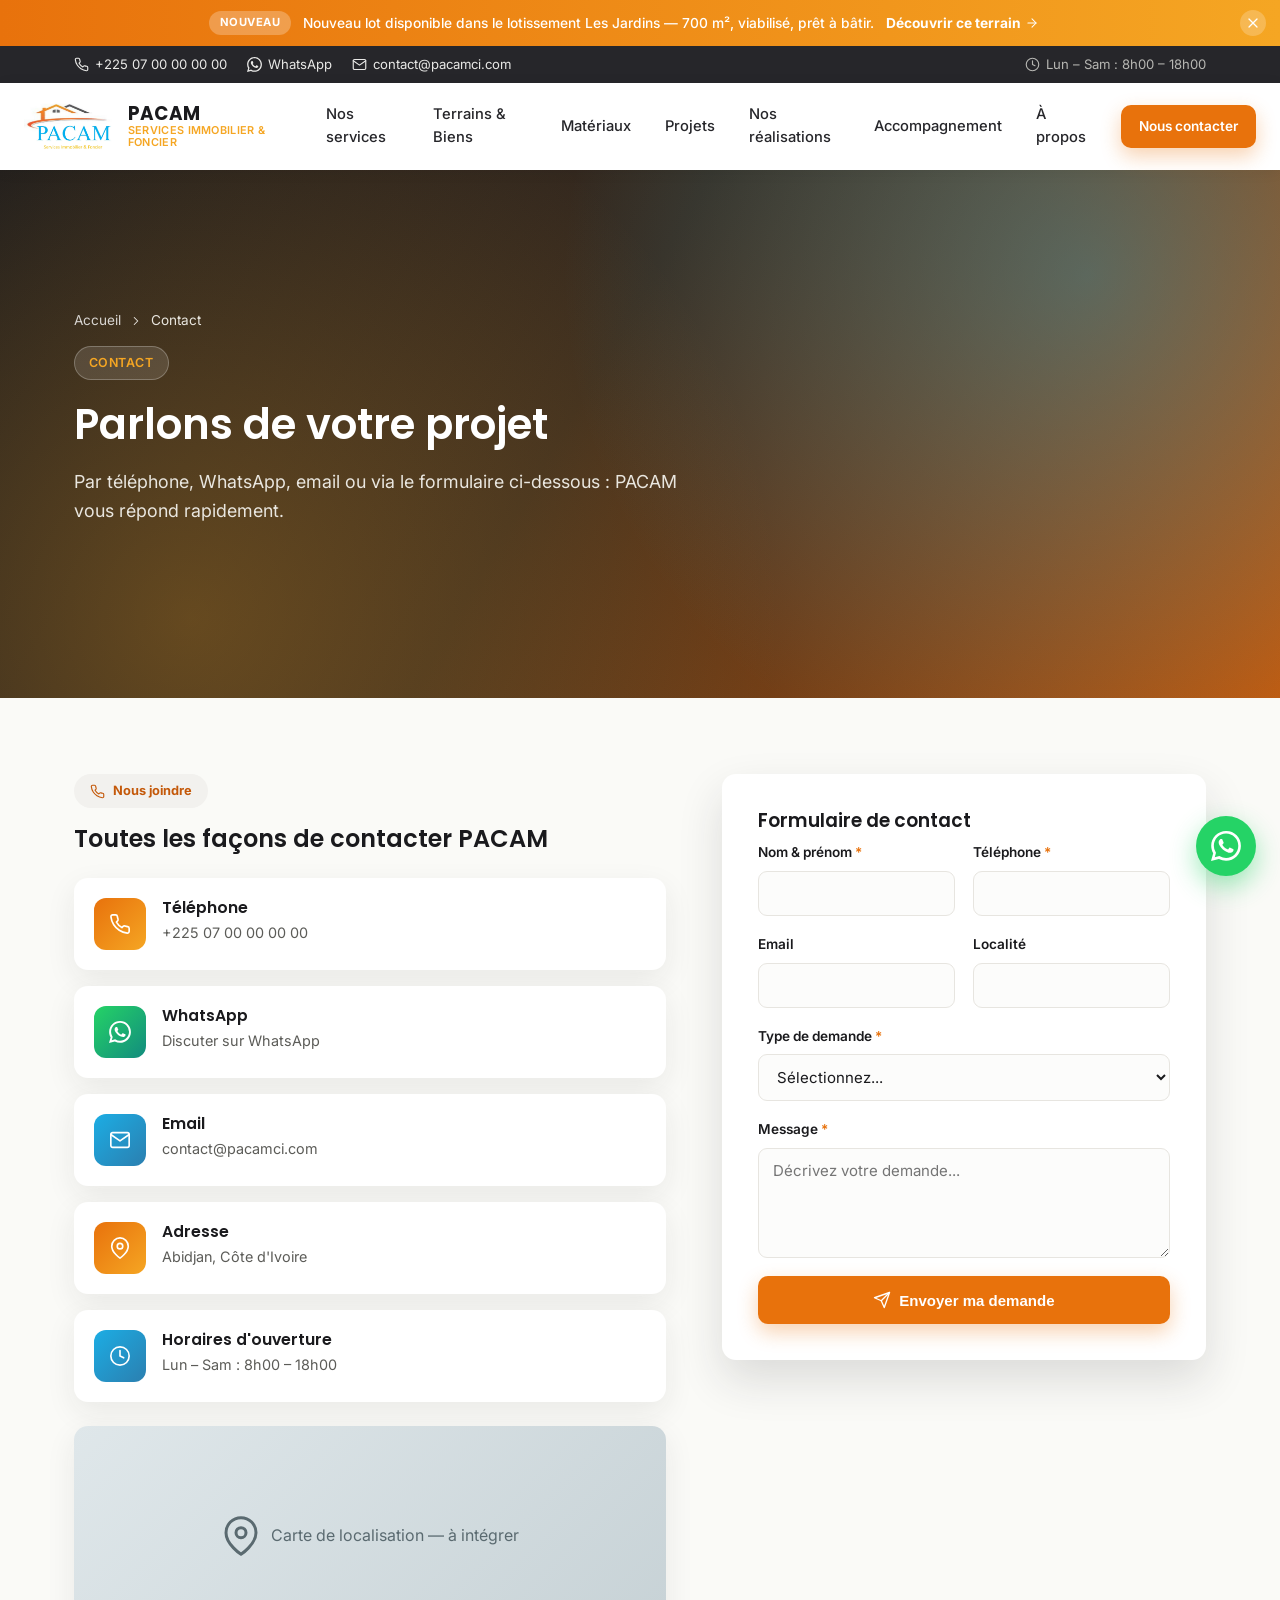
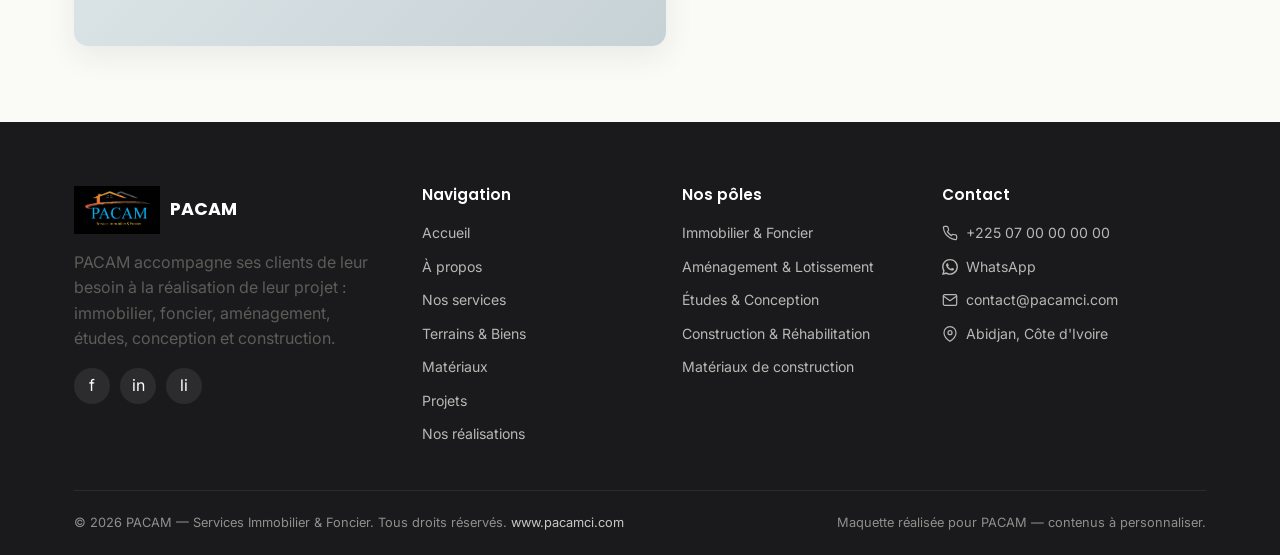
<file: contact.html>
<!DOCTYPE html>
<html lang="fr">
<head>
<meta charset="UTF-8">
<meta name="viewport" content="width=device-width, initial-scale=1.0">
<title>Contact | PACAM — Services Immobilier &amp; Foncier</title>
<meta name="description" content="Contactez PACAM par téléphone, WhatsApp, email ou via le formulaire de contact en ligne.">
<link rel="canonical" href="https://pacamci.com/contact.html">
<meta property="og:site_name" content="PACAM">
<meta property="og:title" content="Contact | PACAM">
<meta property="og:description" content="Contactez PACAM par téléphone, WhatsApp, email ou via le formulaire de contact en ligne.">
<meta property="og:url" content="https://pacamci.com/contact.html">
<meta property="og:type" content="website">
<meta name="theme-color" content="#E8720C">
<link rel="preconnect" href="https://fonts.googleapis.com">
<link href="https://fonts.googleapis.com/css2?family=Inter:wght@400;500;600;700&family=Poppins:wght@500;600;700&display=swap" rel="stylesheet">
<link rel="stylesheet" href="css/style.css?v=0cec033768">

</head>
<body>

<div class="promo-bar" id="promo-bar" data-promo-id="promo-2026-08-tr0185">
  <a class="promo-bar-link" href="bien-detail.html?ref=TR-0185">
    <span class="promo-bar-badge">Nouveau</span>
    <span class="promo-bar-text">Nouveau lot disponible dans le lotissement Les Jardins — 700 m², viabilisé, prêt à bâtir.</span>
    <span class="promo-bar-cta">Découvrir ce terrain <svg class="icon " width="14" height="14" viewBox="0 0 24 24" fill="none" stroke="currentColor" stroke-width="1.8" stroke-linecap="round" stroke-linejoin="round" aria-hidden="true"><line x1="5" y1="12" x2="19" y2="12"/><polyline points="12 5 19 12 12 19"/></svg></span>
  </a>
  <button class="promo-bar-close" type="button" data-close-promo aria-label="Fermer ce message"><svg class="icon " width="16" height="16" viewBox="0 0 24 24" fill="none" stroke="currentColor" stroke-width="1.8" stroke-linecap="round" stroke-linejoin="round" aria-hidden="true"><line x1="18" y1="6" x2="6" y2="18"/><line x1="6" y1="6" x2="18" y2="18"/></svg></button>
</div>

<div class="topbar">
  <div class="container">
    <div class="topbar-links">
      <a href="tel:+22507000000"><svg class="icon " width="15" height="15" viewBox="0 0 24 24" fill="none" stroke="currentColor" stroke-width="1.8" stroke-linecap="round" stroke-linejoin="round" aria-hidden="true"><path d="M22 16.92v3a2 2 0 0 1-2.18 2 19.79 19.79 0 0 1-8.63-3.07 19.5 19.5 0 0 1-6-6 19.79 19.79 0 0 1-3.07-8.67A2 2 0 0 1 4.11 2h3a2 2 0 0 1 2 1.72c.13.96.36 1.9.7 2.81a2 2 0 0 1-.45 2.11L8.09 9.91a16 16 0 0 0 6 6l1.27-1.27a2 2 0 0 1 2.11-.45c.91.34 1.85.57 2.81.7A2 2 0 0 1 22 16.92z"/></svg> +225 07 00 00 00 00</a>
      <a href="https://wa.me/22507000000" target="_blank" rel="noopener"><svg class="icon " width="15" height="15" viewBox="0 0 24 24" fill="currentColor" aria-hidden="true"><path d="M20.52 3.48A11.86 11.86 0 0 0 12.04 0C5.5 0 .16 5.34.16 11.88c0 2.1.55 4.14 1.6 5.95L0 24l6.33-1.66a11.87 11.87 0 0 0 5.7 1.45h.01c6.54 0 11.88-5.34 11.88-11.88 0-3.17-1.23-6.15-3.4-8.43zM12.04 21.6a9.7 9.7 0 0 1-4.95-1.36l-.35-.21-3.75.98 1-3.66-.23-.38a9.7 9.7 0 0 1-1.49-5.19c0-5.37 4.37-9.74 9.78-9.74 2.61 0 5.07 1.02 6.92 2.87a9.7 9.7 0 0 1 2.86 6.9c0 5.37-4.37 9.79-9.79 9.79zm5.36-7.33c-.29-.15-1.73-.85-2-.95-.27-.1-.46-.15-.66.15-.2.29-.76.95-.93 1.15-.17.19-.34.22-.63.07-.29-.15-1.23-.45-2.34-1.44-.87-.77-1.45-1.72-1.62-2.01-.17-.29-.02-.45.13-.6.13-.13.29-.34.44-.51.15-.17.19-.29.29-.49.1-.19.05-.36-.02-.51-.07-.15-.66-1.59-.9-2.17-.24-.57-.48-.5-.66-.51h-.56c-.19 0-.51.07-.78.36-.27.29-1.02 1-1.02 2.43s1.05 2.82 1.19 3.02c.15.19 2.06 3.15 5 4.42.7.3 1.24.48 1.67.62.7.22 1.34.19 1.84.12.56-.08 1.73-.71 1.98-1.39.24-.68.24-1.27.17-1.39-.07-.12-.26-.19-.55-.34z"/></svg> WhatsApp</a>
      <a href="mailto:contact@pacamci.com"><svg class="icon " width="15" height="15" viewBox="0 0 24 24" fill="none" stroke="currentColor" stroke-width="1.8" stroke-linecap="round" stroke-linejoin="round" aria-hidden="true"><rect x="2" y="4" width="20" height="16" rx="2"/><polyline points="22,6 12,13 2,6"/></svg> contact@pacamci.com</a>
    </div>
    <div class="topbar-hours"><svg class="icon " width="15" height="15" viewBox="0 0 24 24" fill="none" stroke="currentColor" stroke-width="1.8" stroke-linecap="round" stroke-linejoin="round" aria-hidden="true"><circle cx="12" cy="12" r="10"/><polyline points="12 6 12 12 16 14"/></svg> Lun – Sam : 8h00 – 18h00</div>
  </div>
</div>

<header class="site-header">
  <div class="nav-wrap">
    <a class="brand" href="index.html">
      <img src="images/logo-light.jpg" alt="Logo PACAM">
      <span class="brand-text"><span class="name">PACAM</span><span class="tag">Services Immobilier &amp; Foncier</span></span>
    </a>
    <nav class="main-nav">
      <a href="services.html">Nos services</a>
<a href="terrains-biens.html">Terrains & Biens</a>
<a href="materiaux.html">Matériaux</a>
<a href="projets.html">Projets</a>
<a href="realisations.html">Nos réalisations</a>
<a href="accompagnement.html">Accompagnement</a>
<a href="a-propos.html">À propos</a>
    </nav>
    <div class="header-cta">
      <a class="btn btn-primary btn-sm" href="contact.html">Nous contacter</a>
      <button class="menu-toggle" aria-label="Ouvrir le menu"><svg class="icon " width="26" height="26" viewBox="0 0 24 24" fill="none" stroke="currentColor" stroke-width="1.8" stroke-linecap="round" stroke-linejoin="round" aria-hidden="true"><line x1="3" y1="6" x2="21" y2="6"/><line x1="3" y1="12" x2="21" y2="12"/><line x1="3" y1="18" x2="21" y2="18"/></svg></button>
    </div>
  </div>
</header>

<section class="hero hero-sm">
  <div class="hero-inner">
    <div class="breadcrumb"><a href="index.html">Accueil</a> <svg class="icon " width="14" height="14" viewBox="0 0 24 24" fill="none" stroke="currentColor" stroke-width="1.8" stroke-linecap="round" stroke-linejoin="round" aria-hidden="true"><polyline points="9 18 15 12 9 6"/></svg> <span>Contact</span></div>
    <span class="eyebrow">Contact</span>
    <h1>Parlons de votre projet</h1>
    <p class="lead">Par téléphone, WhatsApp, email ou via le formulaire ci-dessous : PACAM vous répond rapidement.</p>
    <div class="hero-actions"></div>
  </div>
</section>

<main>

<section>
  <div class="container two-col" style="align-items:flex-start;">
    <div class="reveal">
      <span class="badge-pill"><svg class="icon " width="15" height="15" viewBox="0 0 24 24" fill="none" stroke="currentColor" stroke-width="1.8" stroke-linecap="round" stroke-linejoin="round" aria-hidden="true"><path d="M22 16.92v3a2 2 0 0 1-2.18 2 19.79 19.79 0 0 1-8.63-3.07 19.5 19.5 0 0 1-6-6 19.79 19.79 0 0 1-3.07-8.67A2 2 0 0 1 4.11 2h3a2 2 0 0 1 2 1.72c.13.96.36 1.9.7 2.81a2 2 0 0 1-.45 2.11L8.09 9.91a16 16 0 0 0 6 6l1.27-1.27a2 2 0 0 1 2.11-.45c.91.34 1.85.57 2.81.7A2 2 0 0 1 22 16.92z"/></svg> Nous joindre</span>
      <h2>Toutes les façons de contacter PACAM</h2>
      <div class="contact-info" style="margin-top:24px;">
        <div class="info-item">
          <div class="icon-badge"><svg class="icon " width="22" height="22" viewBox="0 0 24 24" fill="none" stroke="currentColor" stroke-width="1.8" stroke-linecap="round" stroke-linejoin="round" aria-hidden="true"><path d="M22 16.92v3a2 2 0 0 1-2.18 2 19.79 19.79 0 0 1-8.63-3.07 19.5 19.5 0 0 1-6-6 19.79 19.79 0 0 1-3.07-8.67A2 2 0 0 1 4.11 2h3a2 2 0 0 1 2 1.72c.13.96.36 1.9.7 2.81a2 2 0 0 1-.45 2.11L8.09 9.91a16 16 0 0 0 6 6l1.27-1.27a2 2 0 0 1 2.11-.45c.91.34 1.85.57 2.81.7A2 2 0 0 1 22 16.92z"/></svg></div>
          <div><h4>Téléphone</h4><p><a href="tel:+22507000000">+225 07 00 00 00 00</a></p></div>
        </div>
        <div class="info-item">
          <div class="icon-badge" style="background:linear-gradient(135deg,#25D366,#128C7E);"><svg class="icon " width="22" height="22" viewBox="0 0 24 24" fill="currentColor" aria-hidden="true"><path d="M20.52 3.48A11.86 11.86 0 0 0 12.04 0C5.5 0 .16 5.34.16 11.88c0 2.1.55 4.14 1.6 5.95L0 24l6.33-1.66a11.87 11.87 0 0 0 5.7 1.45h.01c6.54 0 11.88-5.34 11.88-11.88 0-3.17-1.23-6.15-3.4-8.43zM12.04 21.6a9.7 9.7 0 0 1-4.95-1.36l-.35-.21-3.75.98 1-3.66-.23-.38a9.7 9.7 0 0 1-1.49-5.19c0-5.37 4.37-9.74 9.78-9.74 2.61 0 5.07 1.02 6.92 2.87a9.7 9.7 0 0 1 2.86 6.9c0 5.37-4.37 9.79-9.79 9.79zm5.36-7.33c-.29-.15-1.73-.85-2-.95-.27-.1-.46-.15-.66.15-.2.29-.76.95-.93 1.15-.17.19-.34.22-.63.07-.29-.15-1.23-.45-2.34-1.44-.87-.77-1.45-1.72-1.62-2.01-.17-.29-.02-.45.13-.6.13-.13.29-.34.44-.51.15-.17.19-.29.29-.49.1-.19.05-.36-.02-.51-.07-.15-.66-1.59-.9-2.17-.24-.57-.48-.5-.66-.51h-.56c-.19 0-.51.07-.78.36-.27.29-1.02 1-1.02 2.43s1.05 2.82 1.19 3.02c.15.19 2.06 3.15 5 4.42.7.3 1.24.48 1.67.62.7.22 1.34.19 1.84.12.56-.08 1.73-.71 1.98-1.39.24-.68.24-1.27.17-1.39-.07-.12-.26-.19-.55-.34z"/></svg></div>
          <div><h4>WhatsApp</h4><p><a href="https://wa.me/22507000000" target="_blank" rel="noopener">Discuter sur WhatsApp</a></p></div>
        </div>
        <div class="info-item">
          <div class="icon-badge blue"><svg class="icon " width="22" height="22" viewBox="0 0 24 24" fill="none" stroke="currentColor" stroke-width="1.8" stroke-linecap="round" stroke-linejoin="round" aria-hidden="true"><rect x="2" y="4" width="20" height="16" rx="2"/><polyline points="22,6 12,13 2,6"/></svg></div>
          <div><h4>Email</h4><p><a href="mailto:contact@pacamci.com">contact@pacamci.com</a></p></div>
        </div>
        <div class="info-item">
          <div class="icon-badge"><svg class="icon " width="22" height="22" viewBox="0 0 24 24" fill="none" stroke="currentColor" stroke-width="1.8" stroke-linecap="round" stroke-linejoin="round" aria-hidden="true"><path d="M21 10c0 7-9 13-9 13s-9-6-9-13a9 9 0 0 1 18 0z"/><circle cx="12" cy="10" r="3"/></svg></div>
          <div><h4>Adresse</h4><p>Abidjan, Côte d'Ivoire</p></div>
        </div>
        <div class="info-item">
          <div class="icon-badge blue"><svg class="icon " width="22" height="22" viewBox="0 0 24 24" fill="none" stroke="currentColor" stroke-width="1.8" stroke-linecap="round" stroke-linejoin="round" aria-hidden="true"><circle cx="12" cy="12" r="10"/><polyline points="12 6 12 12 16 14"/></svg></div>
          <div><h4>Horaires d'ouverture</h4><p>Lun – Sam : 8h00 – 18h00</p></div>
        </div>
      </div>
      <div class="map-box" style="margin-top:24px;"><svg class="icon " width="40" height="40" viewBox="0 0 24 24" fill="none" stroke="currentColor" stroke-width="1.8" stroke-linecap="round" stroke-linejoin="round" aria-hidden="true"><path d="M21 10c0 7-9 13-9 13s-9-6-9-13a9 9 0 0 1 18 0z"/><circle cx="12" cy="10" r="3"/></svg><span style="margin-left:10px;">Carte de localisation — à intégrer</span></div>
    </div>

    <div class="reveal">
      <div class="form-card">
        <h3>Formulaire de contact</h3>
        <form data-demo-form>
          <div class="form-row">
            <div class="form-group"><label>Nom &amp; prénom <span class="req">*</span></label><input type="text" name="nom" required></div>
            <div class="form-group"><label>Téléphone <span class="req">*</span></label><input type="tel" name="telephone" required></div>
          </div>
          <div class="form-row">
            <div class="form-group"><label>Email</label><input type="email" name="email"></div>
            <div class="form-group"><label>Localité</label><input type="text" name="localite"></div>
          </div>
          <div class="form-group">
            <label>Type de demande <span class="req">*</span></label>
            <select name="type_demande" required>
              <option value="">Sélectionnez...</option>
              <optgroup label="Je suis client — j'achète / je fais réaliser">
                <option value="acheter-terrain">Acheter un terrain</option>
                <option value="acheter-maison">Acheter une maison</option>
                <option value="demander-une-visite">Demander une visite</option>
                <option value="projet">Réaliser un projet de construction</option>
                <option value="etude">Demander une étude</option>
                <option value="plans">Obtenir un plan 2D ou 3D</option>
                <option value="devis">Demander un devis</option>
                <option value="permis">Accompagnement permis de construire</option>
                <option value="accompagnement-foncier">Accompagnement ACD / documentation foncière</option>
                <option value="materiaux-construction">Acheter des matériaux de construction</option>
              </optgroup>
              <optgroup label="Je suis partenaire — je confie un bien à PACAM">
                <option value="vendre-terrain">Vendre un terrain</option>
                <option value="vendre-maison">Vendre une maison</option>
                <option value="gestion-immobiliere">Confier la gestion de mon bien</option>
                <option value="amenagement-lotissement">Lotissement / aménagement foncier</option>
                <option value="vendre-materiaux">Vendre des matériaux via PACAM</option>
              </optgroup>
              <option value="autre">Autre demande</option>
            </select>
          </div>
          <input type="hidden" name="bien_concerne">
          <div class="form-group"><label>Message <span class="req">*</span></label><textarea name="message" required placeholder="Décrivez votre demande..."></textarea></div>
          <button class="btn btn-primary btn-block" type="submit"><svg class="icon " width="18" height="18" viewBox="0 0 24 24" fill="none" stroke="currentColor" stroke-width="1.8" stroke-linecap="round" stroke-linejoin="round" aria-hidden="true"><line x1="22" y1="2" x2="11" y2="13"/><polygon points="22 2 15 22 11 13 2 9 22 2"/></svg> Envoyer ma demande</button>
        </form>
      </div>
    </div>
  </div>
</section>

</main>

<footer class="site-footer">
  <div class="container">
    <div class="footer-grid">
      <div>
        <div class="footer-brand">
          <img src="images/logo-dark.jpg" alt="Logo PACAM">
          <span class="name">PACAM</span>
        </div>
        <p>PACAM accompagne ses clients de leur besoin à la réalisation de leur projet : immobilier, foncier, aménagement, études, conception et construction.</p>
        <div class="socials">
          <a href="#" aria-label="Facebook">f</a>
          <a href="#" aria-label="Instagram">in</a>
          <a href="#" aria-label="LinkedIn">li</a>
        </div>
      </div>
      <div>
        <h4>Navigation</h4>
        <ul>
          <li><a href="index.html">Accueil</a></li>
          <li><a href="a-propos.html">À propos</a></li>
          <li><a href="services.html">Nos services</a></li>
          <li><a href="terrains-biens.html">Terrains &amp; Biens</a></li>
          <li><a href="materiaux.html">Matériaux</a></li>
          <li><a href="projets.html">Projets</a></li>
          <li><a href="realisations.html">Nos réalisations</a></li>
        </ul>
      </div>
      <div>
        <h4>Nos pôles</h4>
        <ul>
          <li><a href="services.html#immobilier-foncier">Immobilier &amp; Foncier</a></li>
          <li><a href="services.html#amenagement-lotissement">Aménagement &amp; Lotissement</a></li>
          <li><a href="services.html#etudes-conception">Études &amp; Conception</a></li>
          <li><a href="services.html#construction-rehabilitation">Construction &amp; Réhabilitation</a></li>
          <li><a href="services.html#materiaux-construction">Matériaux de construction</a></li>
        </ul>
      </div>
      <div>
        <h4>Contact</h4>
        <ul>
          <li><a href="tel:+22507000000"><svg class="icon " width="16" height="16" viewBox="0 0 24 24" fill="none" stroke="currentColor" stroke-width="1.8" stroke-linecap="round" stroke-linejoin="round" aria-hidden="true"><path d="M22 16.92v3a2 2 0 0 1-2.18 2 19.79 19.79 0 0 1-8.63-3.07 19.5 19.5 0 0 1-6-6 19.79 19.79 0 0 1-3.07-8.67A2 2 0 0 1 4.11 2h3a2 2 0 0 1 2 1.72c.13.96.36 1.9.7 2.81a2 2 0 0 1-.45 2.11L8.09 9.91a16 16 0 0 0 6 6l1.27-1.27a2 2 0 0 1 2.11-.45c.91.34 1.85.57 2.81.7A2 2 0 0 1 22 16.92z"/></svg> +225 07 00 00 00 00</a></li>
          <li><a href="https://wa.me/22507000000" target="_blank" rel="noopener"><svg class="icon " width="16" height="16" viewBox="0 0 24 24" fill="currentColor" aria-hidden="true"><path d="M20.52 3.48A11.86 11.86 0 0 0 12.04 0C5.5 0 .16 5.34.16 11.88c0 2.1.55 4.14 1.6 5.95L0 24l6.33-1.66a11.87 11.87 0 0 0 5.7 1.45h.01c6.54 0 11.88-5.34 11.88-11.88 0-3.17-1.23-6.15-3.4-8.43zM12.04 21.6a9.7 9.7 0 0 1-4.95-1.36l-.35-.21-3.75.98 1-3.66-.23-.38a9.7 9.7 0 0 1-1.49-5.19c0-5.37 4.37-9.74 9.78-9.74 2.61 0 5.07 1.02 6.92 2.87a9.7 9.7 0 0 1 2.86 6.9c0 5.37-4.37 9.79-9.79 9.79zm5.36-7.33c-.29-.15-1.73-.85-2-.95-.27-.1-.46-.15-.66.15-.2.29-.76.95-.93 1.15-.17.19-.34.22-.63.07-.29-.15-1.23-.45-2.34-1.44-.87-.77-1.45-1.72-1.62-2.01-.17-.29-.02-.45.13-.6.13-.13.29-.34.44-.51.15-.17.19-.29.29-.49.1-.19.05-.36-.02-.51-.07-.15-.66-1.59-.9-2.17-.24-.57-.48-.5-.66-.51h-.56c-.19 0-.51.07-.78.36-.27.29-1.02 1-1.02 2.43s1.05 2.82 1.19 3.02c.15.19 2.06 3.15 5 4.42.7.3 1.24.48 1.67.62.7.22 1.34.19 1.84.12.56-.08 1.73-.71 1.98-1.39.24-.68.24-1.27.17-1.39-.07-.12-.26-.19-.55-.34z"/></svg> WhatsApp</a></li>
          <li><a href="mailto:contact@pacamci.com"><svg class="icon " width="16" height="16" viewBox="0 0 24 24" fill="none" stroke="currentColor" stroke-width="1.8" stroke-linecap="round" stroke-linejoin="round" aria-hidden="true"><rect x="2" y="4" width="20" height="16" rx="2"/><polyline points="22,6 12,13 2,6"/></svg> contact@pacamci.com</a></li>
          <li><a href="contact.html"><svg class="icon " width="16" height="16" viewBox="0 0 24 24" fill="none" stroke="currentColor" stroke-width="1.8" stroke-linecap="round" stroke-linejoin="round" aria-hidden="true"><path d="M21 10c0 7-9 13-9 13s-9-6-9-13a9 9 0 0 1 18 0z"/><circle cx="12" cy="10" r="3"/></svg> Abidjan, Côte d'Ivoire</a></li>
        </ul>
      </div>
    </div>
    <div class="footer-bottom">
      <span>© 2026 PACAM — Services Immobilier &amp; Foncier. Tous droits réservés. <a href="https://pacamci.com/" style="color:#c9c8c3;">www.pacamci.com</a></span>
      <span>Maquette réalisée pour PACAM — contenus à personnaliser.</span>
    </div>
  </div>
</footer>

<a class="wa-float" href="https://wa.me/22507000000" target="_blank" rel="noopener" aria-label="Contacter PACAM sur WhatsApp"><svg class="icon " width="30" height="30" viewBox="0 0 24 24" fill="currentColor" aria-hidden="true"><path d="M20.52 3.48A11.86 11.86 0 0 0 12.04 0C5.5 0 .16 5.34.16 11.88c0 2.1.55 4.14 1.6 5.95L0 24l6.33-1.66a11.87 11.87 0 0 0 5.7 1.45h.01c6.54 0 11.88-5.34 11.88-11.88 0-3.17-1.23-6.15-3.4-8.43zM12.04 21.6a9.7 9.7 0 0 1-4.95-1.36l-.35-.21-3.75.98 1-3.66-.23-.38a9.7 9.7 0 0 1-1.49-5.19c0-5.37 4.37-9.74 9.78-9.74 2.61 0 5.07 1.02 6.92 2.87a9.7 9.7 0 0 1 2.86 6.9c0 5.37-4.37 9.79-9.79 9.79zm5.36-7.33c-.29-.15-1.73-.85-2-.95-.27-.1-.46-.15-.66.15-.2.29-.76.95-.93 1.15-.17.19-.34.22-.63.07-.29-.15-1.23-.45-2.34-1.44-.87-.77-1.45-1.72-1.62-2.01-.17-.29-.02-.45.13-.6.13-.13.29-.34.44-.51.15-.17.19-.29.29-.49.1-.19.05-.36-.02-.51-.07-.15-.66-1.59-.9-2.17-.24-.57-.48-.5-.66-.51h-.56c-.19 0-.51.07-.78.36-.27.29-1.02 1-1.02 2.43s1.05 2.82 1.19 3.02c.15.19 2.06 3.15 5 4.42.7.3 1.24.48 1.67.62.7.22 1.34.19 1.84.12.56-.08 1.73-.71 1.98-1.39.24-.68.24-1.27.17-1.39-.07-.12-.26-.19-.55-.34z"/></svg></a>

<div class="toast"><svg class="icon " width="18" height="18" viewBox="0 0 24 24" fill="none" stroke="currentColor" stroke-width="1.8" stroke-linecap="round" stroke-linejoin="round" aria-hidden="true"><path d="M22 11.08V12a10 10 0 1 1-5.93-9.14"/><polyline points="22 4 12 14.01 9 11.01"/></svg><span></span></div>

<script src="js/script.js?v=a1f0dee6f3"></script>
</body>
</html>
</file>
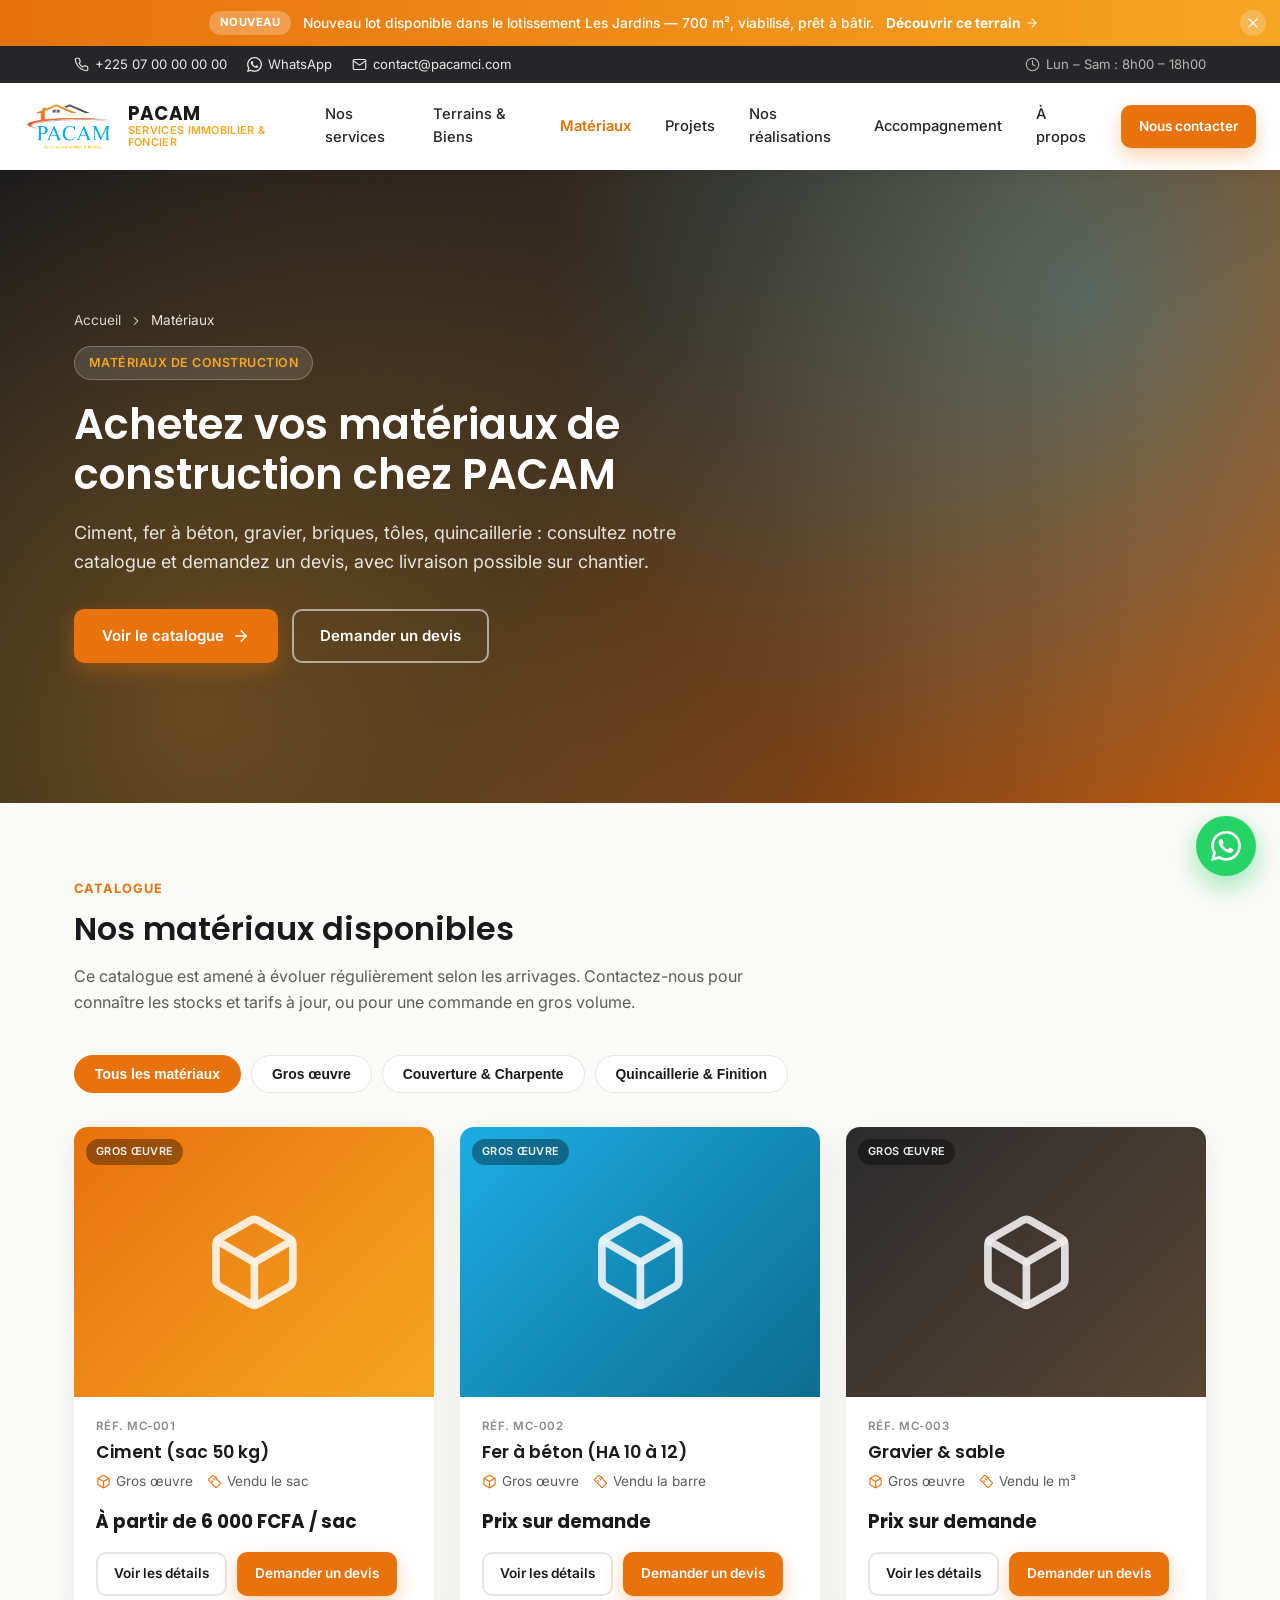
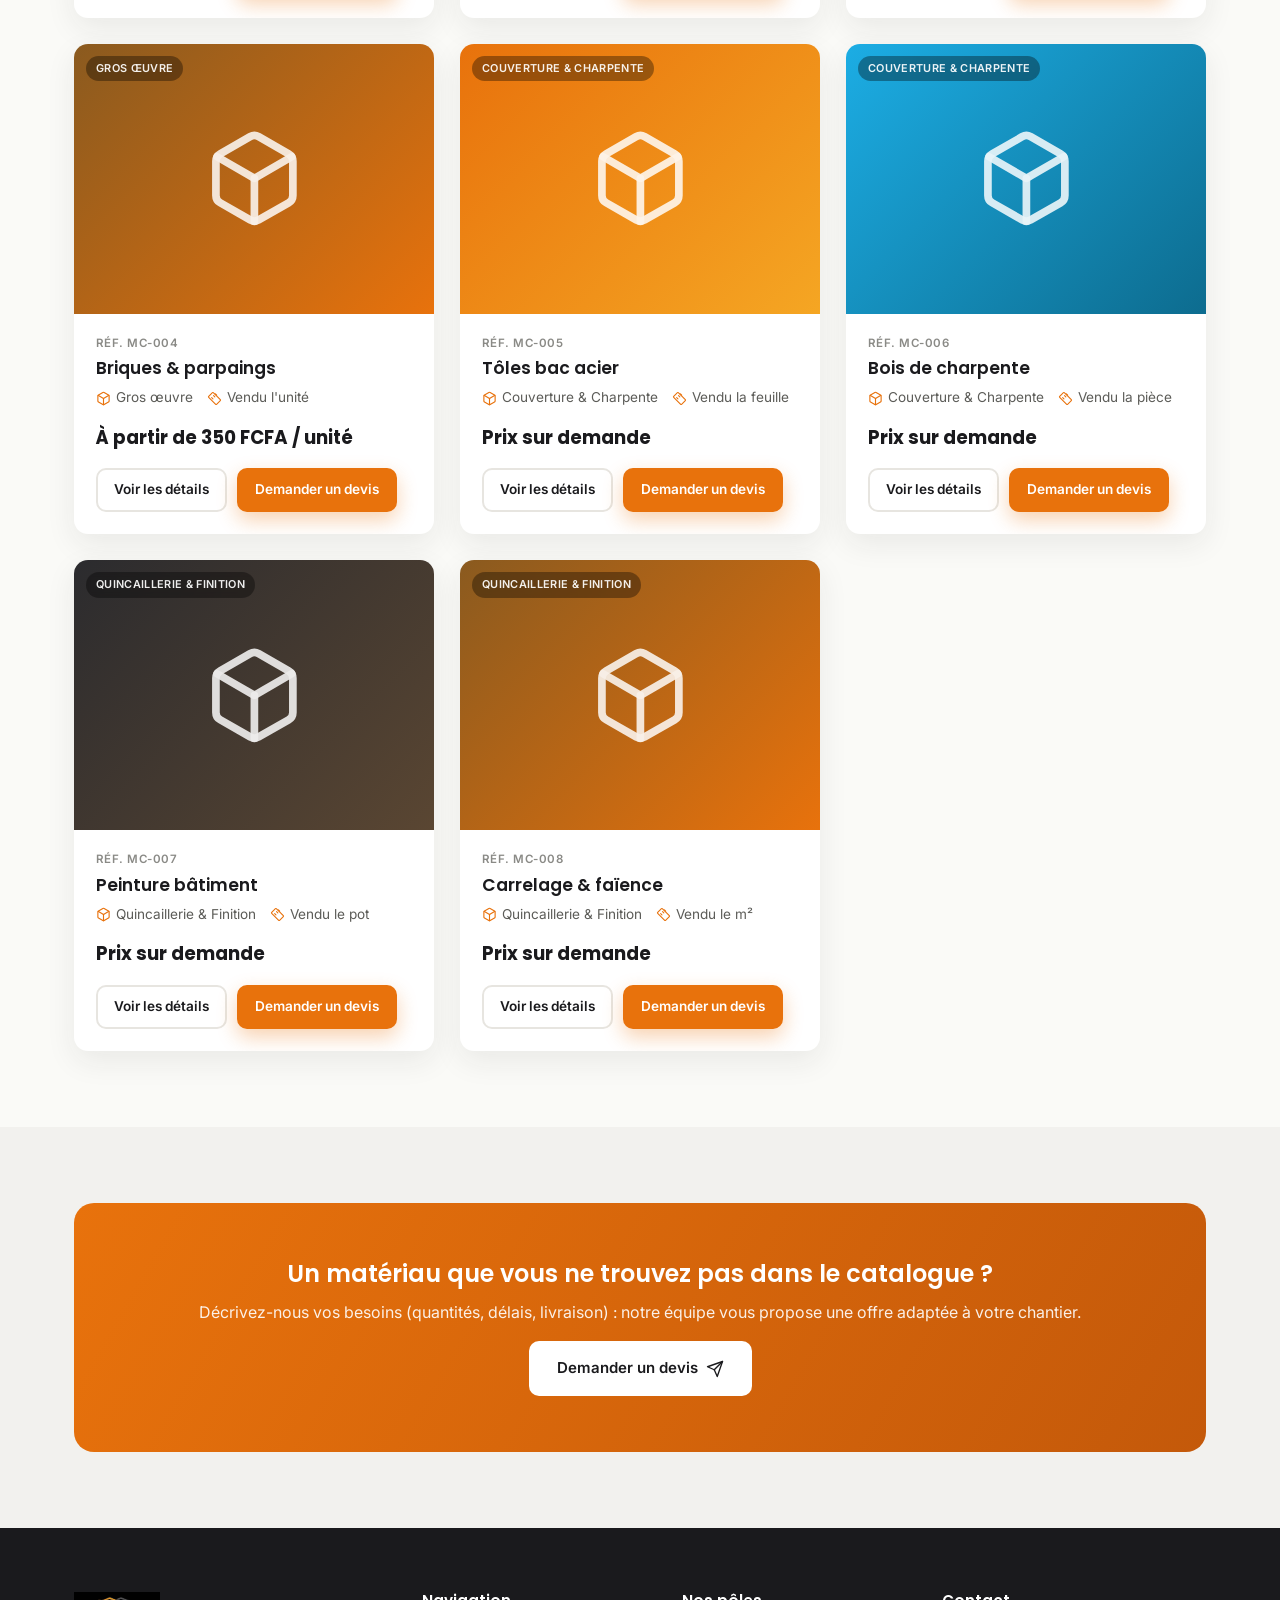
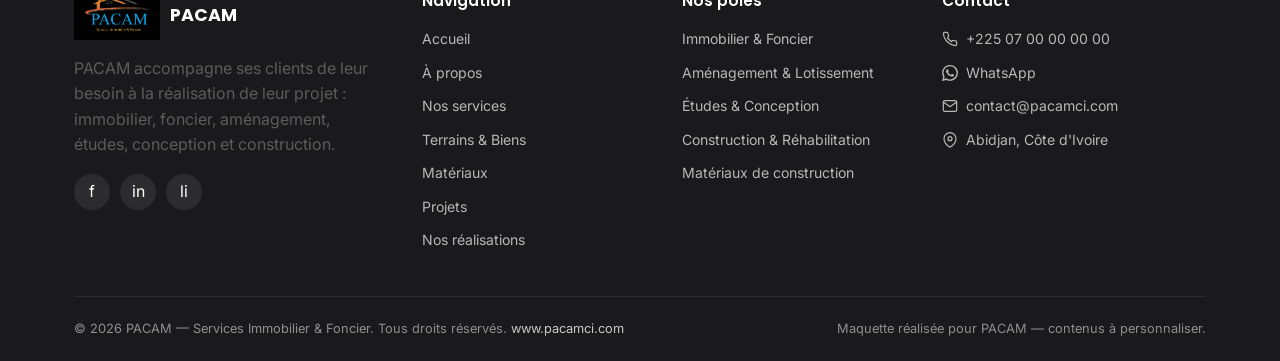
<file: materiaux.html>
<!DOCTYPE html>
<html lang="fr">
<head>
<meta charset="UTF-8">
<meta name="viewport" content="width=device-width, initial-scale=1.0">
<title>Matériaux de construction | PACAM — Services Immobilier &amp; Foncier</title>
<meta name="description" content="Ciment, fer, gravier, briques, tôles et quincaillerie : le catalogue de matériaux de construction PACAM.">
<link rel="canonical" href="https://pacamci.com/materiaux.html">
<meta property="og:site_name" content="PACAM">
<meta property="og:title" content="Matériaux de construction | PACAM">
<meta property="og:description" content="Ciment, fer, gravier, briques, tôles et quincaillerie : le catalogue de matériaux de construction PACAM.">
<meta property="og:url" content="https://pacamci.com/materiaux.html">
<meta property="og:type" content="website">
<meta name="theme-color" content="#E8720C">
<link rel="preconnect" href="https://fonts.googleapis.com">
<link href="https://fonts.googleapis.com/css2?family=Inter:wght@400;500;600;700&family=Poppins:wght@500;600;700&display=swap" rel="stylesheet">
<link rel="stylesheet" href="css/style.css?v=0cec033768">

</head>
<body>

<div class="promo-bar" id="promo-bar" data-promo-id="promo-2026-08-tr0185">
  <a class="promo-bar-link" href="bien-detail.html?ref=TR-0185">
    <span class="promo-bar-badge">Nouveau</span>
    <span class="promo-bar-text">Nouveau lot disponible dans le lotissement Les Jardins — 700 m², viabilisé, prêt à bâtir.</span>
    <span class="promo-bar-cta">Découvrir ce terrain <svg class="icon " width="14" height="14" viewBox="0 0 24 24" fill="none" stroke="currentColor" stroke-width="1.8" stroke-linecap="round" stroke-linejoin="round" aria-hidden="true"><line x1="5" y1="12" x2="19" y2="12"/><polyline points="12 5 19 12 12 19"/></svg></span>
  </a>
  <button class="promo-bar-close" type="button" data-close-promo aria-label="Fermer ce message"><svg class="icon " width="16" height="16" viewBox="0 0 24 24" fill="none" stroke="currentColor" stroke-width="1.8" stroke-linecap="round" stroke-linejoin="round" aria-hidden="true"><line x1="18" y1="6" x2="6" y2="18"/><line x1="6" y1="6" x2="18" y2="18"/></svg></button>
</div>

<div class="topbar">
  <div class="container">
    <div class="topbar-links">
      <a href="tel:+22507000000"><svg class="icon " width="15" height="15" viewBox="0 0 24 24" fill="none" stroke="currentColor" stroke-width="1.8" stroke-linecap="round" stroke-linejoin="round" aria-hidden="true"><path d="M22 16.92v3a2 2 0 0 1-2.18 2 19.79 19.79 0 0 1-8.63-3.07 19.5 19.5 0 0 1-6-6 19.79 19.79 0 0 1-3.07-8.67A2 2 0 0 1 4.11 2h3a2 2 0 0 1 2 1.72c.13.96.36 1.9.7 2.81a2 2 0 0 1-.45 2.11L8.09 9.91a16 16 0 0 0 6 6l1.27-1.27a2 2 0 0 1 2.11-.45c.91.34 1.85.57 2.81.7A2 2 0 0 1 22 16.92z"/></svg> +225 07 00 00 00 00</a>
      <a href="https://wa.me/22507000000" target="_blank" rel="noopener"><svg class="icon " width="15" height="15" viewBox="0 0 24 24" fill="currentColor" aria-hidden="true"><path d="M20.52 3.48A11.86 11.86 0 0 0 12.04 0C5.5 0 .16 5.34.16 11.88c0 2.1.55 4.14 1.6 5.95L0 24l6.33-1.66a11.87 11.87 0 0 0 5.7 1.45h.01c6.54 0 11.88-5.34 11.88-11.88 0-3.17-1.23-6.15-3.4-8.43zM12.04 21.6a9.7 9.7 0 0 1-4.95-1.36l-.35-.21-3.75.98 1-3.66-.23-.38a9.7 9.7 0 0 1-1.49-5.19c0-5.37 4.37-9.74 9.78-9.74 2.61 0 5.07 1.02 6.92 2.87a9.7 9.7 0 0 1 2.86 6.9c0 5.37-4.37 9.79-9.79 9.79zm5.36-7.33c-.29-.15-1.73-.85-2-.95-.27-.1-.46-.15-.66.15-.2.29-.76.95-.93 1.15-.17.19-.34.22-.63.07-.29-.15-1.23-.45-2.34-1.44-.87-.77-1.45-1.72-1.62-2.01-.17-.29-.02-.45.13-.6.13-.13.29-.34.44-.51.15-.17.19-.29.29-.49.1-.19.05-.36-.02-.51-.07-.15-.66-1.59-.9-2.17-.24-.57-.48-.5-.66-.51h-.56c-.19 0-.51.07-.78.36-.27.29-1.02 1-1.02 2.43s1.05 2.82 1.19 3.02c.15.19 2.06 3.15 5 4.42.7.3 1.24.48 1.67.62.7.22 1.34.19 1.84.12.56-.08 1.73-.71 1.98-1.39.24-.68.24-1.27.17-1.39-.07-.12-.26-.19-.55-.34z"/></svg> WhatsApp</a>
      <a href="mailto:contact@pacamci.com"><svg class="icon " width="15" height="15" viewBox="0 0 24 24" fill="none" stroke="currentColor" stroke-width="1.8" stroke-linecap="round" stroke-linejoin="round" aria-hidden="true"><rect x="2" y="4" width="20" height="16" rx="2"/><polyline points="22,6 12,13 2,6"/></svg> contact@pacamci.com</a>
    </div>
    <div class="topbar-hours"><svg class="icon " width="15" height="15" viewBox="0 0 24 24" fill="none" stroke="currentColor" stroke-width="1.8" stroke-linecap="round" stroke-linejoin="round" aria-hidden="true"><circle cx="12" cy="12" r="10"/><polyline points="12 6 12 12 16 14"/></svg> Lun – Sam : 8h00 – 18h00</div>
  </div>
</div>

<header class="site-header">
  <div class="nav-wrap">
    <a class="brand" href="index.html">
      <img src="images/logo-light.jpg" alt="Logo PACAM">
      <span class="brand-text"><span class="name">PACAM</span><span class="tag">Services Immobilier &amp; Foncier</span></span>
    </a>
    <nav class="main-nav">
      <a href="services.html">Nos services</a>
<a href="terrains-biens.html">Terrains & Biens</a>
<a href="materiaux.html" class="active">Matériaux</a>
<a href="projets.html">Projets</a>
<a href="realisations.html">Nos réalisations</a>
<a href="accompagnement.html">Accompagnement</a>
<a href="a-propos.html">À propos</a>
    </nav>
    <div class="header-cta">
      <a class="btn btn-primary btn-sm" href="contact.html">Nous contacter</a>
      <button class="menu-toggle" aria-label="Ouvrir le menu"><svg class="icon " width="26" height="26" viewBox="0 0 24 24" fill="none" stroke="currentColor" stroke-width="1.8" stroke-linecap="round" stroke-linejoin="round" aria-hidden="true"><line x1="3" y1="6" x2="21" y2="6"/><line x1="3" y1="12" x2="21" y2="12"/><line x1="3" y1="18" x2="21" y2="18"/></svg></button>
    </div>
  </div>
</header>

<section class="hero hero-sm">
  <div class="hero-inner">
    <div class="breadcrumb"><a href="index.html">Accueil</a> <svg class="icon " width="14" height="14" viewBox="0 0 24 24" fill="none" stroke="currentColor" stroke-width="1.8" stroke-linecap="round" stroke-linejoin="round" aria-hidden="true"><polyline points="9 18 15 12 9 6"/></svg> <span>Matériaux</span></div>
    <span class="eyebrow">Matériaux de construction</span>
    <h1>Achetez vos matériaux de construction chez PACAM</h1>
    <p class="lead">Ciment, fer à béton, gravier, briques, tôles, quincaillerie : consultez notre catalogue et demandez un devis, avec livraison possible sur chantier.</p>
    <div class="hero-actions"><a class="btn btn-primary" href="#catalogue-materiaux">Voir le catalogue <svg class="icon " width="18" height="18" viewBox="0 0 24 24" fill="none" stroke="currentColor" stroke-width="1.8" stroke-linecap="round" stroke-linejoin="round" aria-hidden="true"><line x1="5" y1="12" x2="19" y2="12"/><polyline points="12 5 19 12 12 19"/></svg></a><a class="btn btn-outline-light" href="contact.html?demande=materiaux-construction">Demander un devis</a></div>
  </div>
</section>

<main>

<section id="catalogue-materiaux">
  <div class="container">
    <div class="section-head left reveal">
      <span class="kicker">Catalogue</span>
      <h2>Nos matériaux disponibles</h2>
      <p>Ce catalogue est amené à évoluer régulièrement selon les arrivages. Contactez-nous pour connaître les stocks et tarifs à jour, ou pour une commande en gros volume.</p>
    </div>
    <div class="filter-tabs" data-target="#catalogue-materiaux .prop-card"><button class="active" data-filter="all">Tous les matériaux</button><button data-filter="gros-oeuvre">Gros œuvre</button><button data-filter="couverture-charpente">Couverture & Charpente</button><button data-filter="quincaillerie-finition">Quincaillerie & Finition</button></div>
    <div class="grid grid-3"><div class="card prop-card reveal" data-cat="gros-oeuvre">
  <div class="photo g1"><span class="photo-tag">Gros œuvre</span><svg class="icon " width="64" height="64" viewBox="0 0 24 24" fill="none" stroke="currentColor" stroke-width="1.8" stroke-linecap="round" stroke-linejoin="round" aria-hidden="true"><path d="M21 8a2 2 0 0 0-1-1.73l-7-4a2 2 0 0 0-2 0l-7 4A2 2 0 0 0 3 8v8a2 2 0 0 0 1 1.73l7 4a2 2 0 0 0 2 0l7-4a2 2 0 0 0 1-1.73z"/><polyline points="3.27 6.96 12 12.01 20.73 6.96"/><line x1="12" y1="22.08" x2="12" y2="12"/></svg></div>
  <div class="prop-body">
    <div class="prop-ref">Réf. MC-001</div>
    <h3>Ciment (sac 50 kg)</h3>
    <div class="prop-meta">
      <span><svg class="icon " width="15" height="15" viewBox="0 0 24 24" fill="none" stroke="currentColor" stroke-width="1.8" stroke-linecap="round" stroke-linejoin="round" aria-hidden="true"><path d="M21 8a2 2 0 0 0-1-1.73l-7-4a2 2 0 0 0-2 0l-7 4A2 2 0 0 0 3 8v8a2 2 0 0 0 1 1.73l7 4a2 2 0 0 0 2 0l7-4a2 2 0 0 0 1-1.73z"/><polyline points="3.27 6.96 12 12.01 20.73 6.96"/><line x1="12" y1="22.08" x2="12" y2="12"/></svg> Gros œuvre</span>
      <span><svg class="icon " width="15" height="15" viewBox="0 0 24 24" fill="none" stroke="currentColor" stroke-width="1.8" stroke-linecap="round" stroke-linejoin="round" aria-hidden="true"><path d="M21.3 15.3 15.3 21.3a1 1 0 0 1-1.4 0L2.7 10.1a1 1 0 0 1 0-1.4l6-6a1 1 0 0 1 1.4 0L21.3 13.9a1 1 0 0 1 0 1.4z"/><path d="m7.5 10.5 2 2"/><path d="m10.5 7.5 2 2"/><path d="m13.5 4.5 2 2"/></svg> Vendu le sac</span>
    </div>
    <div class="prop-price">À partir de 6 000 FCFA / sac</div>
    <div class="prop-actions">
      <a class="btn btn-secondary btn-sm" href="materiel-detail.html?ref=MC-001">Voir les détails</a>
      <a class="btn btn-primary btn-sm" href="contact.html?demande=materiaux-construction&bien=MC-001">Demander un devis</a>
    </div>
  </div>
</div>
<div class="card prop-card reveal" data-cat="gros-oeuvre">
  <div class="photo g2"><span class="photo-tag">Gros œuvre</span><svg class="icon " width="64" height="64" viewBox="0 0 24 24" fill="none" stroke="currentColor" stroke-width="1.8" stroke-linecap="round" stroke-linejoin="round" aria-hidden="true"><path d="M21 8a2 2 0 0 0-1-1.73l-7-4a2 2 0 0 0-2 0l-7 4A2 2 0 0 0 3 8v8a2 2 0 0 0 1 1.73l7 4a2 2 0 0 0 2 0l7-4a2 2 0 0 0 1-1.73z"/><polyline points="3.27 6.96 12 12.01 20.73 6.96"/><line x1="12" y1="22.08" x2="12" y2="12"/></svg></div>
  <div class="prop-body">
    <div class="prop-ref">Réf. MC-002</div>
    <h3>Fer à béton (HA 10 à 12)</h3>
    <div class="prop-meta">
      <span><svg class="icon " width="15" height="15" viewBox="0 0 24 24" fill="none" stroke="currentColor" stroke-width="1.8" stroke-linecap="round" stroke-linejoin="round" aria-hidden="true"><path d="M21 8a2 2 0 0 0-1-1.73l-7-4a2 2 0 0 0-2 0l-7 4A2 2 0 0 0 3 8v8a2 2 0 0 0 1 1.73l7 4a2 2 0 0 0 2 0l7-4a2 2 0 0 0 1-1.73z"/><polyline points="3.27 6.96 12 12.01 20.73 6.96"/><line x1="12" y1="22.08" x2="12" y2="12"/></svg> Gros œuvre</span>
      <span><svg class="icon " width="15" height="15" viewBox="0 0 24 24" fill="none" stroke="currentColor" stroke-width="1.8" stroke-linecap="round" stroke-linejoin="round" aria-hidden="true"><path d="M21.3 15.3 15.3 21.3a1 1 0 0 1-1.4 0L2.7 10.1a1 1 0 0 1 0-1.4l6-6a1 1 0 0 1 1.4 0L21.3 13.9a1 1 0 0 1 0 1.4z"/><path d="m7.5 10.5 2 2"/><path d="m10.5 7.5 2 2"/><path d="m13.5 4.5 2 2"/></svg> Vendu la barre</span>
    </div>
    <div class="prop-price">Prix sur demande</div>
    <div class="prop-actions">
      <a class="btn btn-secondary btn-sm" href="materiel-detail.html?ref=MC-002">Voir les détails</a>
      <a class="btn btn-primary btn-sm" href="contact.html?demande=materiaux-construction&bien=MC-002">Demander un devis</a>
    </div>
  </div>
</div>
<div class="card prop-card reveal" data-cat="gros-oeuvre">
  <div class="photo g3"><span class="photo-tag">Gros œuvre</span><svg class="icon " width="64" height="64" viewBox="0 0 24 24" fill="none" stroke="currentColor" stroke-width="1.8" stroke-linecap="round" stroke-linejoin="round" aria-hidden="true"><path d="M21 8a2 2 0 0 0-1-1.73l-7-4a2 2 0 0 0-2 0l-7 4A2 2 0 0 0 3 8v8a2 2 0 0 0 1 1.73l7 4a2 2 0 0 0 2 0l7-4a2 2 0 0 0 1-1.73z"/><polyline points="3.27 6.96 12 12.01 20.73 6.96"/><line x1="12" y1="22.08" x2="12" y2="12"/></svg></div>
  <div class="prop-body">
    <div class="prop-ref">Réf. MC-003</div>
    <h3>Gravier & sable</h3>
    <div class="prop-meta">
      <span><svg class="icon " width="15" height="15" viewBox="0 0 24 24" fill="none" stroke="currentColor" stroke-width="1.8" stroke-linecap="round" stroke-linejoin="round" aria-hidden="true"><path d="M21 8a2 2 0 0 0-1-1.73l-7-4a2 2 0 0 0-2 0l-7 4A2 2 0 0 0 3 8v8a2 2 0 0 0 1 1.73l7 4a2 2 0 0 0 2 0l7-4a2 2 0 0 0 1-1.73z"/><polyline points="3.27 6.96 12 12.01 20.73 6.96"/><line x1="12" y1="22.08" x2="12" y2="12"/></svg> Gros œuvre</span>
      <span><svg class="icon " width="15" height="15" viewBox="0 0 24 24" fill="none" stroke="currentColor" stroke-width="1.8" stroke-linecap="round" stroke-linejoin="round" aria-hidden="true"><path d="M21.3 15.3 15.3 21.3a1 1 0 0 1-1.4 0L2.7 10.1a1 1 0 0 1 0-1.4l6-6a1 1 0 0 1 1.4 0L21.3 13.9a1 1 0 0 1 0 1.4z"/><path d="m7.5 10.5 2 2"/><path d="m10.5 7.5 2 2"/><path d="m13.5 4.5 2 2"/></svg> Vendu le m³</span>
    </div>
    <div class="prop-price">Prix sur demande</div>
    <div class="prop-actions">
      <a class="btn btn-secondary btn-sm" href="materiel-detail.html?ref=MC-003">Voir les détails</a>
      <a class="btn btn-primary btn-sm" href="contact.html?demande=materiaux-construction&bien=MC-003">Demander un devis</a>
    </div>
  </div>
</div>
<div class="card prop-card reveal" data-cat="gros-oeuvre">
  <div class="photo g4"><span class="photo-tag">Gros œuvre</span><svg class="icon " width="64" height="64" viewBox="0 0 24 24" fill="none" stroke="currentColor" stroke-width="1.8" stroke-linecap="round" stroke-linejoin="round" aria-hidden="true"><path d="M21 8a2 2 0 0 0-1-1.73l-7-4a2 2 0 0 0-2 0l-7 4A2 2 0 0 0 3 8v8a2 2 0 0 0 1 1.73l7 4a2 2 0 0 0 2 0l7-4a2 2 0 0 0 1-1.73z"/><polyline points="3.27 6.96 12 12.01 20.73 6.96"/><line x1="12" y1="22.08" x2="12" y2="12"/></svg></div>
  <div class="prop-body">
    <div class="prop-ref">Réf. MC-004</div>
    <h3>Briques & parpaings</h3>
    <div class="prop-meta">
      <span><svg class="icon " width="15" height="15" viewBox="0 0 24 24" fill="none" stroke="currentColor" stroke-width="1.8" stroke-linecap="round" stroke-linejoin="round" aria-hidden="true"><path d="M21 8a2 2 0 0 0-1-1.73l-7-4a2 2 0 0 0-2 0l-7 4A2 2 0 0 0 3 8v8a2 2 0 0 0 1 1.73l7 4a2 2 0 0 0 2 0l7-4a2 2 0 0 0 1-1.73z"/><polyline points="3.27 6.96 12 12.01 20.73 6.96"/><line x1="12" y1="22.08" x2="12" y2="12"/></svg> Gros œuvre</span>
      <span><svg class="icon " width="15" height="15" viewBox="0 0 24 24" fill="none" stroke="currentColor" stroke-width="1.8" stroke-linecap="round" stroke-linejoin="round" aria-hidden="true"><path d="M21.3 15.3 15.3 21.3a1 1 0 0 1-1.4 0L2.7 10.1a1 1 0 0 1 0-1.4l6-6a1 1 0 0 1 1.4 0L21.3 13.9a1 1 0 0 1 0 1.4z"/><path d="m7.5 10.5 2 2"/><path d="m10.5 7.5 2 2"/><path d="m13.5 4.5 2 2"/></svg> Vendu l'unité</span>
    </div>
    <div class="prop-price">À partir de 350 FCFA / unité</div>
    <div class="prop-actions">
      <a class="btn btn-secondary btn-sm" href="materiel-detail.html?ref=MC-004">Voir les détails</a>
      <a class="btn btn-primary btn-sm" href="contact.html?demande=materiaux-construction&bien=MC-004">Demander un devis</a>
    </div>
  </div>
</div>
<div class="card prop-card reveal" data-cat="couverture-charpente">
  <div class="photo g1"><span class="photo-tag">Couverture & Charpente</span><svg class="icon " width="64" height="64" viewBox="0 0 24 24" fill="none" stroke="currentColor" stroke-width="1.8" stroke-linecap="round" stroke-linejoin="round" aria-hidden="true"><path d="M21 8a2 2 0 0 0-1-1.73l-7-4a2 2 0 0 0-2 0l-7 4A2 2 0 0 0 3 8v8a2 2 0 0 0 1 1.73l7 4a2 2 0 0 0 2 0l7-4a2 2 0 0 0 1-1.73z"/><polyline points="3.27 6.96 12 12.01 20.73 6.96"/><line x1="12" y1="22.08" x2="12" y2="12"/></svg></div>
  <div class="prop-body">
    <div class="prop-ref">Réf. MC-005</div>
    <h3>Tôles bac acier</h3>
    <div class="prop-meta">
      <span><svg class="icon " width="15" height="15" viewBox="0 0 24 24" fill="none" stroke="currentColor" stroke-width="1.8" stroke-linecap="round" stroke-linejoin="round" aria-hidden="true"><path d="M21 8a2 2 0 0 0-1-1.73l-7-4a2 2 0 0 0-2 0l-7 4A2 2 0 0 0 3 8v8a2 2 0 0 0 1 1.73l7 4a2 2 0 0 0 2 0l7-4a2 2 0 0 0 1-1.73z"/><polyline points="3.27 6.96 12 12.01 20.73 6.96"/><line x1="12" y1="22.08" x2="12" y2="12"/></svg> Couverture & Charpente</span>
      <span><svg class="icon " width="15" height="15" viewBox="0 0 24 24" fill="none" stroke="currentColor" stroke-width="1.8" stroke-linecap="round" stroke-linejoin="round" aria-hidden="true"><path d="M21.3 15.3 15.3 21.3a1 1 0 0 1-1.4 0L2.7 10.1a1 1 0 0 1 0-1.4l6-6a1 1 0 0 1 1.4 0L21.3 13.9a1 1 0 0 1 0 1.4z"/><path d="m7.5 10.5 2 2"/><path d="m10.5 7.5 2 2"/><path d="m13.5 4.5 2 2"/></svg> Vendu la feuille</span>
    </div>
    <div class="prop-price">Prix sur demande</div>
    <div class="prop-actions">
      <a class="btn btn-secondary btn-sm" href="materiel-detail.html?ref=MC-005">Voir les détails</a>
      <a class="btn btn-primary btn-sm" href="contact.html?demande=materiaux-construction&bien=MC-005">Demander un devis</a>
    </div>
  </div>
</div>
<div class="card prop-card reveal" data-cat="couverture-charpente">
  <div class="photo g2"><span class="photo-tag">Couverture & Charpente</span><svg class="icon " width="64" height="64" viewBox="0 0 24 24" fill="none" stroke="currentColor" stroke-width="1.8" stroke-linecap="round" stroke-linejoin="round" aria-hidden="true"><path d="M21 8a2 2 0 0 0-1-1.73l-7-4a2 2 0 0 0-2 0l-7 4A2 2 0 0 0 3 8v8a2 2 0 0 0 1 1.73l7 4a2 2 0 0 0 2 0l7-4a2 2 0 0 0 1-1.73z"/><polyline points="3.27 6.96 12 12.01 20.73 6.96"/><line x1="12" y1="22.08" x2="12" y2="12"/></svg></div>
  <div class="prop-body">
    <div class="prop-ref">Réf. MC-006</div>
    <h3>Bois de charpente</h3>
    <div class="prop-meta">
      <span><svg class="icon " width="15" height="15" viewBox="0 0 24 24" fill="none" stroke="currentColor" stroke-width="1.8" stroke-linecap="round" stroke-linejoin="round" aria-hidden="true"><path d="M21 8a2 2 0 0 0-1-1.73l-7-4a2 2 0 0 0-2 0l-7 4A2 2 0 0 0 3 8v8a2 2 0 0 0 1 1.73l7 4a2 2 0 0 0 2 0l7-4a2 2 0 0 0 1-1.73z"/><polyline points="3.27 6.96 12 12.01 20.73 6.96"/><line x1="12" y1="22.08" x2="12" y2="12"/></svg> Couverture & Charpente</span>
      <span><svg class="icon " width="15" height="15" viewBox="0 0 24 24" fill="none" stroke="currentColor" stroke-width="1.8" stroke-linecap="round" stroke-linejoin="round" aria-hidden="true"><path d="M21.3 15.3 15.3 21.3a1 1 0 0 1-1.4 0L2.7 10.1a1 1 0 0 1 0-1.4l6-6a1 1 0 0 1 1.4 0L21.3 13.9a1 1 0 0 1 0 1.4z"/><path d="m7.5 10.5 2 2"/><path d="m10.5 7.5 2 2"/><path d="m13.5 4.5 2 2"/></svg> Vendu la pièce</span>
    </div>
    <div class="prop-price">Prix sur demande</div>
    <div class="prop-actions">
      <a class="btn btn-secondary btn-sm" href="materiel-detail.html?ref=MC-006">Voir les détails</a>
      <a class="btn btn-primary btn-sm" href="contact.html?demande=materiaux-construction&bien=MC-006">Demander un devis</a>
    </div>
  </div>
</div>
<div class="card prop-card reveal" data-cat="quincaillerie-finition">
  <div class="photo g3"><span class="photo-tag">Quincaillerie & Finition</span><svg class="icon " width="64" height="64" viewBox="0 0 24 24" fill="none" stroke="currentColor" stroke-width="1.8" stroke-linecap="round" stroke-linejoin="round" aria-hidden="true"><path d="M21 8a2 2 0 0 0-1-1.73l-7-4a2 2 0 0 0-2 0l-7 4A2 2 0 0 0 3 8v8a2 2 0 0 0 1 1.73l7 4a2 2 0 0 0 2 0l7-4a2 2 0 0 0 1-1.73z"/><polyline points="3.27 6.96 12 12.01 20.73 6.96"/><line x1="12" y1="22.08" x2="12" y2="12"/></svg></div>
  <div class="prop-body">
    <div class="prop-ref">Réf. MC-007</div>
    <h3>Peinture bâtiment</h3>
    <div class="prop-meta">
      <span><svg class="icon " width="15" height="15" viewBox="0 0 24 24" fill="none" stroke="currentColor" stroke-width="1.8" stroke-linecap="round" stroke-linejoin="round" aria-hidden="true"><path d="M21 8a2 2 0 0 0-1-1.73l-7-4a2 2 0 0 0-2 0l-7 4A2 2 0 0 0 3 8v8a2 2 0 0 0 1 1.73l7 4a2 2 0 0 0 2 0l7-4a2 2 0 0 0 1-1.73z"/><polyline points="3.27 6.96 12 12.01 20.73 6.96"/><line x1="12" y1="22.08" x2="12" y2="12"/></svg> Quincaillerie & Finition</span>
      <span><svg class="icon " width="15" height="15" viewBox="0 0 24 24" fill="none" stroke="currentColor" stroke-width="1.8" stroke-linecap="round" stroke-linejoin="round" aria-hidden="true"><path d="M21.3 15.3 15.3 21.3a1 1 0 0 1-1.4 0L2.7 10.1a1 1 0 0 1 0-1.4l6-6a1 1 0 0 1 1.4 0L21.3 13.9a1 1 0 0 1 0 1.4z"/><path d="m7.5 10.5 2 2"/><path d="m10.5 7.5 2 2"/><path d="m13.5 4.5 2 2"/></svg> Vendu le pot</span>
    </div>
    <div class="prop-price">Prix sur demande</div>
    <div class="prop-actions">
      <a class="btn btn-secondary btn-sm" href="materiel-detail.html?ref=MC-007">Voir les détails</a>
      <a class="btn btn-primary btn-sm" href="contact.html?demande=materiaux-construction&bien=MC-007">Demander un devis</a>
    </div>
  </div>
</div>
<div class="card prop-card reveal" data-cat="quincaillerie-finition">
  <div class="photo g4"><span class="photo-tag">Quincaillerie & Finition</span><svg class="icon " width="64" height="64" viewBox="0 0 24 24" fill="none" stroke="currentColor" stroke-width="1.8" stroke-linecap="round" stroke-linejoin="round" aria-hidden="true"><path d="M21 8a2 2 0 0 0-1-1.73l-7-4a2 2 0 0 0-2 0l-7 4A2 2 0 0 0 3 8v8a2 2 0 0 0 1 1.73l7 4a2 2 0 0 0 2 0l7-4a2 2 0 0 0 1-1.73z"/><polyline points="3.27 6.96 12 12.01 20.73 6.96"/><line x1="12" y1="22.08" x2="12" y2="12"/></svg></div>
  <div class="prop-body">
    <div class="prop-ref">Réf. MC-008</div>
    <h3>Carrelage & faïence</h3>
    <div class="prop-meta">
      <span><svg class="icon " width="15" height="15" viewBox="0 0 24 24" fill="none" stroke="currentColor" stroke-width="1.8" stroke-linecap="round" stroke-linejoin="round" aria-hidden="true"><path d="M21 8a2 2 0 0 0-1-1.73l-7-4a2 2 0 0 0-2 0l-7 4A2 2 0 0 0 3 8v8a2 2 0 0 0 1 1.73l7 4a2 2 0 0 0 2 0l7-4a2 2 0 0 0 1-1.73z"/><polyline points="3.27 6.96 12 12.01 20.73 6.96"/><line x1="12" y1="22.08" x2="12" y2="12"/></svg> Quincaillerie & Finition</span>
      <span><svg class="icon " width="15" height="15" viewBox="0 0 24 24" fill="none" stroke="currentColor" stroke-width="1.8" stroke-linecap="round" stroke-linejoin="round" aria-hidden="true"><path d="M21.3 15.3 15.3 21.3a1 1 0 0 1-1.4 0L2.7 10.1a1 1 0 0 1 0-1.4l6-6a1 1 0 0 1 1.4 0L21.3 13.9a1 1 0 0 1 0 1.4z"/><path d="m7.5 10.5 2 2"/><path d="m10.5 7.5 2 2"/><path d="m13.5 4.5 2 2"/></svg> Vendu le m²</span>
    </div>
    <div class="prop-price">Prix sur demande</div>
    <div class="prop-actions">
      <a class="btn btn-secondary btn-sm" href="materiel-detail.html?ref=MC-008">Voir les détails</a>
      <a class="btn btn-primary btn-sm" href="contact.html?demande=materiaux-construction&bien=MC-008">Demander un devis</a>
    </div>
  </div>
</div></div>
  </div>
</section>

<section class="bg-alt">
  <div class="container">
    <div class="cta-band reveal">
      <h2>Un matériau que vous ne trouvez pas dans le catalogue ?</h2>
      <p>Décrivez-nous vos besoins (quantités, délais, livraison) : notre équipe vous propose une offre adaptée à votre chantier.</p>
      <div class="hero-actions">
        <a class="btn btn-light" href="contact.html?demande=materiaux-construction">Demander un devis <svg class="icon " width="18" height="18" viewBox="0 0 24 24" fill="none" stroke="currentColor" stroke-width="1.8" stroke-linecap="round" stroke-linejoin="round" aria-hidden="true"><line x1="22" y1="2" x2="11" y2="13"/><polygon points="22 2 15 22 11 13 2 9 22 2"/></svg></a>
      </div>
    </div>
  </div>
</section>

</main>

<footer class="site-footer">
  <div class="container">
    <div class="footer-grid">
      <div>
        <div class="footer-brand">
          <img src="images/logo-dark.jpg" alt="Logo PACAM">
          <span class="name">PACAM</span>
        </div>
        <p>PACAM accompagne ses clients de leur besoin à la réalisation de leur projet : immobilier, foncier, aménagement, études, conception et construction.</p>
        <div class="socials">
          <a href="#" aria-label="Facebook">f</a>
          <a href="#" aria-label="Instagram">in</a>
          <a href="#" aria-label="LinkedIn">li</a>
        </div>
      </div>
      <div>
        <h4>Navigation</h4>
        <ul>
          <li><a href="index.html">Accueil</a></li>
          <li><a href="a-propos.html">À propos</a></li>
          <li><a href="services.html">Nos services</a></li>
          <li><a href="terrains-biens.html">Terrains &amp; Biens</a></li>
          <li><a href="materiaux.html">Matériaux</a></li>
          <li><a href="projets.html">Projets</a></li>
          <li><a href="realisations.html">Nos réalisations</a></li>
        </ul>
      </div>
      <div>
        <h4>Nos pôles</h4>
        <ul>
          <li><a href="services.html#immobilier-foncier">Immobilier &amp; Foncier</a></li>
          <li><a href="services.html#amenagement-lotissement">Aménagement &amp; Lotissement</a></li>
          <li><a href="services.html#etudes-conception">Études &amp; Conception</a></li>
          <li><a href="services.html#construction-rehabilitation">Construction &amp; Réhabilitation</a></li>
          <li><a href="services.html#materiaux-construction">Matériaux de construction</a></li>
        </ul>
      </div>
      <div>
        <h4>Contact</h4>
        <ul>
          <li><a href="tel:+22507000000"><svg class="icon " width="16" height="16" viewBox="0 0 24 24" fill="none" stroke="currentColor" stroke-width="1.8" stroke-linecap="round" stroke-linejoin="round" aria-hidden="true"><path d="M22 16.92v3a2 2 0 0 1-2.18 2 19.79 19.79 0 0 1-8.63-3.07 19.5 19.5 0 0 1-6-6 19.79 19.79 0 0 1-3.07-8.67A2 2 0 0 1 4.11 2h3a2 2 0 0 1 2 1.72c.13.96.36 1.9.7 2.81a2 2 0 0 1-.45 2.11L8.09 9.91a16 16 0 0 0 6 6l1.27-1.27a2 2 0 0 1 2.11-.45c.91.34 1.85.57 2.81.7A2 2 0 0 1 22 16.92z"/></svg> +225 07 00 00 00 00</a></li>
          <li><a href="https://wa.me/22507000000" target="_blank" rel="noopener"><svg class="icon " width="16" height="16" viewBox="0 0 24 24" fill="currentColor" aria-hidden="true"><path d="M20.52 3.48A11.86 11.86 0 0 0 12.04 0C5.5 0 .16 5.34.16 11.88c0 2.1.55 4.14 1.6 5.95L0 24l6.33-1.66a11.87 11.87 0 0 0 5.7 1.45h.01c6.54 0 11.88-5.34 11.88-11.88 0-3.17-1.23-6.15-3.4-8.43zM12.04 21.6a9.7 9.7 0 0 1-4.95-1.36l-.35-.21-3.75.98 1-3.66-.23-.38a9.7 9.7 0 0 1-1.49-5.19c0-5.37 4.37-9.74 9.78-9.74 2.61 0 5.07 1.02 6.92 2.87a9.7 9.7 0 0 1 2.86 6.9c0 5.37-4.37 9.79-9.79 9.79zm5.36-7.33c-.29-.15-1.73-.85-2-.95-.27-.1-.46-.15-.66.15-.2.29-.76.95-.93 1.15-.17.19-.34.22-.63.07-.29-.15-1.23-.45-2.34-1.44-.87-.77-1.45-1.72-1.62-2.01-.17-.29-.02-.45.13-.6.13-.13.29-.34.44-.51.15-.17.19-.29.29-.49.1-.19.05-.36-.02-.51-.07-.15-.66-1.59-.9-2.17-.24-.57-.48-.5-.66-.51h-.56c-.19 0-.51.07-.78.36-.27.29-1.02 1-1.02 2.43s1.05 2.82 1.19 3.02c.15.19 2.06 3.15 5 4.42.7.3 1.24.48 1.67.62.7.22 1.34.19 1.84.12.56-.08 1.73-.71 1.98-1.39.24-.68.24-1.27.17-1.39-.07-.12-.26-.19-.55-.34z"/></svg> WhatsApp</a></li>
          <li><a href="mailto:contact@pacamci.com"><svg class="icon " width="16" height="16" viewBox="0 0 24 24" fill="none" stroke="currentColor" stroke-width="1.8" stroke-linecap="round" stroke-linejoin="round" aria-hidden="true"><rect x="2" y="4" width="20" height="16" rx="2"/><polyline points="22,6 12,13 2,6"/></svg> contact@pacamci.com</a></li>
          <li><a href="contact.html"><svg class="icon " width="16" height="16" viewBox="0 0 24 24" fill="none" stroke="currentColor" stroke-width="1.8" stroke-linecap="round" stroke-linejoin="round" aria-hidden="true"><path d="M21 10c0 7-9 13-9 13s-9-6-9-13a9 9 0 0 1 18 0z"/><circle cx="12" cy="10" r="3"/></svg> Abidjan, Côte d'Ivoire</a></li>
        </ul>
      </div>
    </div>
    <div class="footer-bottom">
      <span>© 2026 PACAM — Services Immobilier &amp; Foncier. Tous droits réservés. <a href="https://pacamci.com/" style="color:#c9c8c3;">www.pacamci.com</a></span>
      <span>Maquette réalisée pour PACAM — contenus à personnaliser.</span>
    </div>
  </div>
</footer>

<a class="wa-float" href="https://wa.me/22507000000" target="_blank" rel="noopener" aria-label="Contacter PACAM sur WhatsApp"><svg class="icon " width="30" height="30" viewBox="0 0 24 24" fill="currentColor" aria-hidden="true"><path d="M20.52 3.48A11.86 11.86 0 0 0 12.04 0C5.5 0 .16 5.34.16 11.88c0 2.1.55 4.14 1.6 5.95L0 24l6.33-1.66a11.87 11.87 0 0 0 5.7 1.45h.01c6.54 0 11.88-5.34 11.88-11.88 0-3.17-1.23-6.15-3.4-8.43zM12.04 21.6a9.7 9.7 0 0 1-4.95-1.36l-.35-.21-3.75.98 1-3.66-.23-.38a9.7 9.7 0 0 1-1.49-5.19c0-5.37 4.37-9.74 9.78-9.74 2.61 0 5.07 1.02 6.92 2.87a9.7 9.7 0 0 1 2.86 6.9c0 5.37-4.37 9.79-9.79 9.79zm5.36-7.33c-.29-.15-1.73-.85-2-.95-.27-.1-.46-.15-.66.15-.2.29-.76.95-.93 1.15-.17.19-.34.22-.63.07-.29-.15-1.23-.45-2.34-1.44-.87-.77-1.45-1.72-1.62-2.01-.17-.29-.02-.45.13-.6.13-.13.29-.34.44-.51.15-.17.19-.29.29-.49.1-.19.05-.36-.02-.51-.07-.15-.66-1.59-.9-2.17-.24-.57-.48-.5-.66-.51h-.56c-.19 0-.51.07-.78.36-.27.29-1.02 1-1.02 2.43s1.05 2.82 1.19 3.02c.15.19 2.06 3.15 5 4.42.7.3 1.24.48 1.67.62.7.22 1.34.19 1.84.12.56-.08 1.73-.71 1.98-1.39.24-.68.24-1.27.17-1.39-.07-.12-.26-.19-.55-.34z"/></svg></a>

<div class="toast"><svg class="icon " width="18" height="18" viewBox="0 0 24 24" fill="none" stroke="currentColor" stroke-width="1.8" stroke-linecap="round" stroke-linejoin="round" aria-hidden="true"><path d="M22 11.08V12a10 10 0 1 1-5.93-9.14"/><polyline points="22 4 12 14.01 9 11.01"/></svg><span></span></div>

<script src="js/script.js?v=a1f0dee6f3"></script>
</body>
</html>
</file>
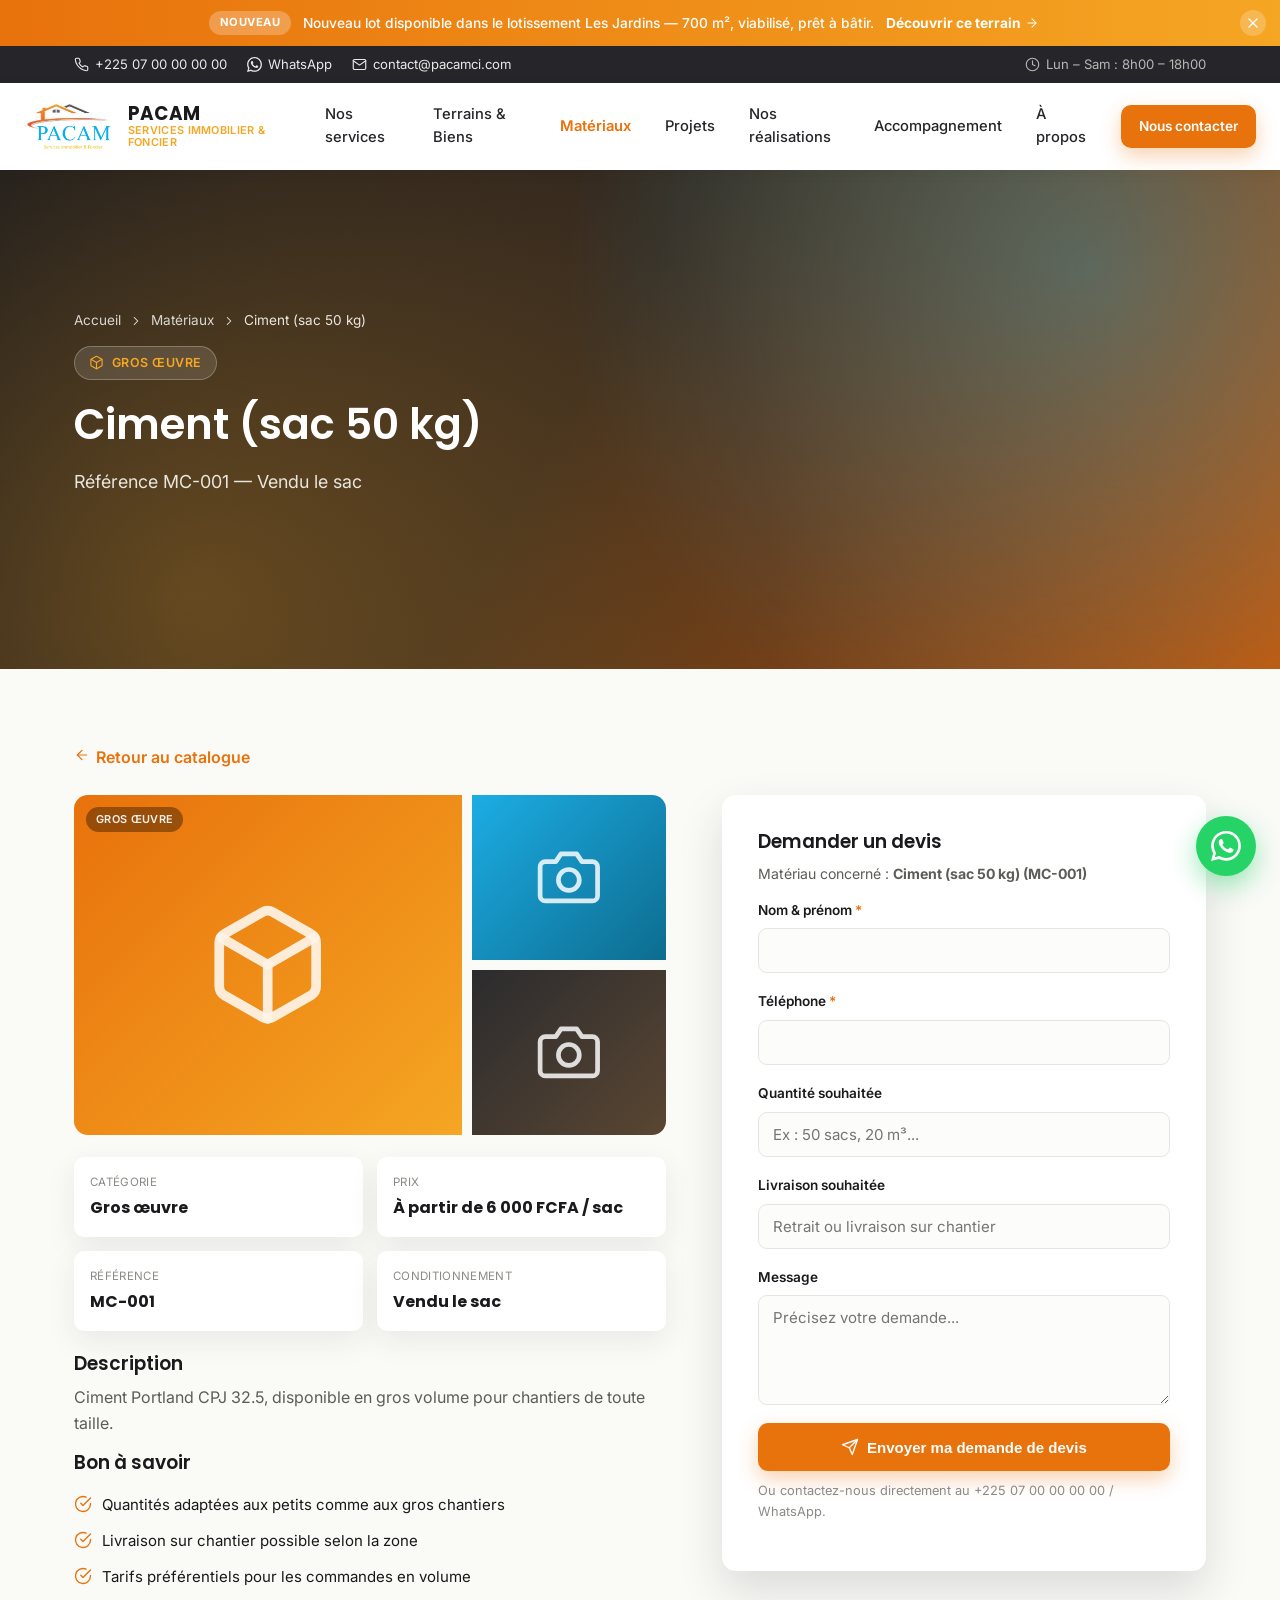
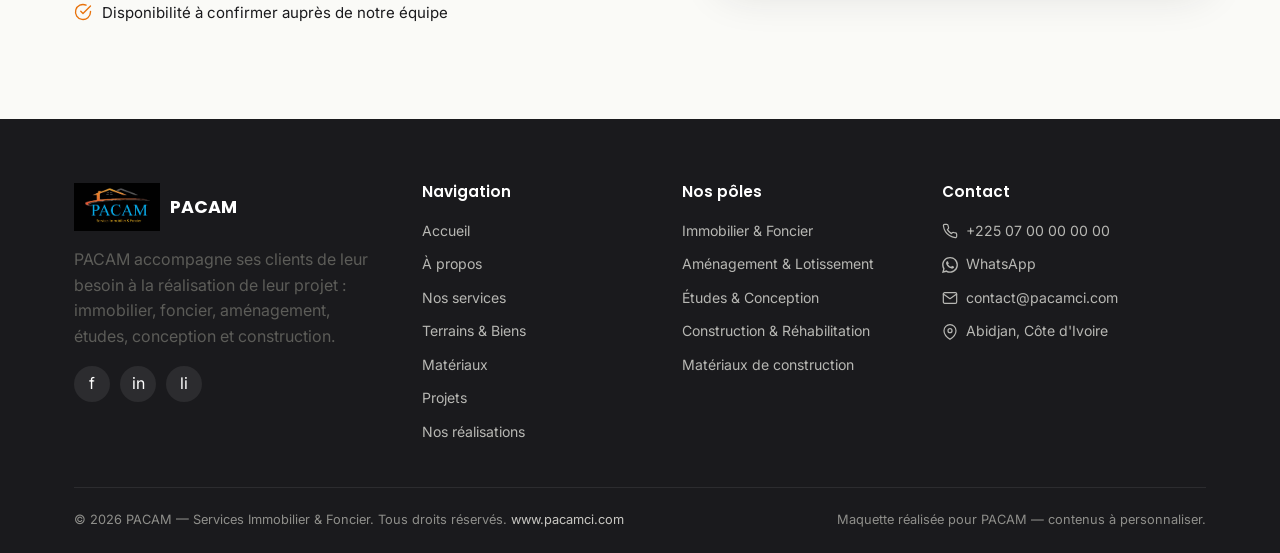
<file: materiel-detail.html>
<!DOCTYPE html>
<html lang="fr">
<head>
<meta charset="UTF-8">
<meta name="viewport" content="width=device-width, initial-scale=1.0">
<title>Ciment (sac 50 kg) | PACAM — Services Immobilier &amp; Foncier</title>
<meta name="description" content="Fiche détaillée du matériau MC-001 proposé par PACAM.">
<link rel="canonical" href="https://pacamci.com/materiaux.html">
<meta property="og:site_name" content="PACAM">
<meta property="og:title" content="Ciment (sac 50 kg) | PACAM">
<meta property="og:description" content="Fiche détaillée du matériau MC-001 proposé par PACAM.">
<meta property="og:url" content="https://pacamci.com/materiaux.html">
<meta property="og:type" content="website">
<meta name="theme-color" content="#E8720C">
<link rel="preconnect" href="https://fonts.googleapis.com">
<link href="https://fonts.googleapis.com/css2?family=Inter:wght@400;500;600;700&family=Poppins:wght@500;600;700&display=swap" rel="stylesheet">
<link rel="stylesheet" href="css/style.css?v=0cec033768">

</head>
<body>

<div class="promo-bar" id="promo-bar" data-promo-id="promo-2026-08-tr0185">
  <a class="promo-bar-link" href="bien-detail.html?ref=TR-0185">
    <span class="promo-bar-badge">Nouveau</span>
    <span class="promo-bar-text">Nouveau lot disponible dans le lotissement Les Jardins — 700 m², viabilisé, prêt à bâtir.</span>
    <span class="promo-bar-cta">Découvrir ce terrain <svg class="icon " width="14" height="14" viewBox="0 0 24 24" fill="none" stroke="currentColor" stroke-width="1.8" stroke-linecap="round" stroke-linejoin="round" aria-hidden="true"><line x1="5" y1="12" x2="19" y2="12"/><polyline points="12 5 19 12 12 19"/></svg></span>
  </a>
  <button class="promo-bar-close" type="button" data-close-promo aria-label="Fermer ce message"><svg class="icon " width="16" height="16" viewBox="0 0 24 24" fill="none" stroke="currentColor" stroke-width="1.8" stroke-linecap="round" stroke-linejoin="round" aria-hidden="true"><line x1="18" y1="6" x2="6" y2="18"/><line x1="6" y1="6" x2="18" y2="18"/></svg></button>
</div>

<div class="topbar">
  <div class="container">
    <div class="topbar-links">
      <a href="tel:+22507000000"><svg class="icon " width="15" height="15" viewBox="0 0 24 24" fill="none" stroke="currentColor" stroke-width="1.8" stroke-linecap="round" stroke-linejoin="round" aria-hidden="true"><path d="M22 16.92v3a2 2 0 0 1-2.18 2 19.79 19.79 0 0 1-8.63-3.07 19.5 19.5 0 0 1-6-6 19.79 19.79 0 0 1-3.07-8.67A2 2 0 0 1 4.11 2h3a2 2 0 0 1 2 1.72c.13.96.36 1.9.7 2.81a2 2 0 0 1-.45 2.11L8.09 9.91a16 16 0 0 0 6 6l1.27-1.27a2 2 0 0 1 2.11-.45c.91.34 1.85.57 2.81.7A2 2 0 0 1 22 16.92z"/></svg> +225 07 00 00 00 00</a>
      <a href="https://wa.me/22507000000" target="_blank" rel="noopener"><svg class="icon " width="15" height="15" viewBox="0 0 24 24" fill="currentColor" aria-hidden="true"><path d="M20.52 3.48A11.86 11.86 0 0 0 12.04 0C5.5 0 .16 5.34.16 11.88c0 2.1.55 4.14 1.6 5.95L0 24l6.33-1.66a11.87 11.87 0 0 0 5.7 1.45h.01c6.54 0 11.88-5.34 11.88-11.88 0-3.17-1.23-6.15-3.4-8.43zM12.04 21.6a9.7 9.7 0 0 1-4.95-1.36l-.35-.21-3.75.98 1-3.66-.23-.38a9.7 9.7 0 0 1-1.49-5.19c0-5.37 4.37-9.74 9.78-9.74 2.61 0 5.07 1.02 6.92 2.87a9.7 9.7 0 0 1 2.86 6.9c0 5.37-4.37 9.79-9.79 9.79zm5.36-7.33c-.29-.15-1.73-.85-2-.95-.27-.1-.46-.15-.66.15-.2.29-.76.95-.93 1.15-.17.19-.34.22-.63.07-.29-.15-1.23-.45-2.34-1.44-.87-.77-1.45-1.72-1.62-2.01-.17-.29-.02-.45.13-.6.13-.13.29-.34.44-.51.15-.17.19-.29.29-.49.1-.19.05-.36-.02-.51-.07-.15-.66-1.59-.9-2.17-.24-.57-.48-.5-.66-.51h-.56c-.19 0-.51.07-.78.36-.27.29-1.02 1-1.02 2.43s1.05 2.82 1.19 3.02c.15.19 2.06 3.15 5 4.42.7.3 1.24.48 1.67.62.7.22 1.34.19 1.84.12.56-.08 1.73-.71 1.98-1.39.24-.68.24-1.27.17-1.39-.07-.12-.26-.19-.55-.34z"/></svg> WhatsApp</a>
      <a href="mailto:contact@pacamci.com"><svg class="icon " width="15" height="15" viewBox="0 0 24 24" fill="none" stroke="currentColor" stroke-width="1.8" stroke-linecap="round" stroke-linejoin="round" aria-hidden="true"><rect x="2" y="4" width="20" height="16" rx="2"/><polyline points="22,6 12,13 2,6"/></svg> contact@pacamci.com</a>
    </div>
    <div class="topbar-hours"><svg class="icon " width="15" height="15" viewBox="0 0 24 24" fill="none" stroke="currentColor" stroke-width="1.8" stroke-linecap="round" stroke-linejoin="round" aria-hidden="true"><circle cx="12" cy="12" r="10"/><polyline points="12 6 12 12 16 14"/></svg> Lun – Sam : 8h00 – 18h00</div>
  </div>
</div>

<header class="site-header">
  <div class="nav-wrap">
    <a class="brand" href="index.html">
      <img src="images/logo-light.jpg" alt="Logo PACAM">
      <span class="brand-text"><span class="name">PACAM</span><span class="tag">Services Immobilier &amp; Foncier</span></span>
    </a>
    <nav class="main-nav">
      <a href="services.html">Nos services</a>
<a href="terrains-biens.html">Terrains & Biens</a>
<a href="materiaux.html" class="active">Matériaux</a>
<a href="projets.html">Projets</a>
<a href="realisations.html">Nos réalisations</a>
<a href="accompagnement.html">Accompagnement</a>
<a href="a-propos.html">À propos</a>
    </nav>
    <div class="header-cta">
      <a class="btn btn-primary btn-sm" href="contact.html">Nous contacter</a>
      <button class="menu-toggle" aria-label="Ouvrir le menu"><svg class="icon " width="26" height="26" viewBox="0 0 24 24" fill="none" stroke="currentColor" stroke-width="1.8" stroke-linecap="round" stroke-linejoin="round" aria-hidden="true"><line x1="3" y1="6" x2="21" y2="6"/><line x1="3" y1="12" x2="21" y2="12"/><line x1="3" y1="18" x2="21" y2="18"/></svg></button>
    </div>
  </div>
</header>

<section class="hero hero-sm">
  <div class="hero-inner">
    <div class="breadcrumb"><a href="index.html">Accueil</a> <svg class="icon " width="14" height="14" viewBox="0 0 24 24" fill="none" stroke="currentColor" stroke-width="1.8" stroke-linecap="round" stroke-linejoin="round" aria-hidden="true"><polyline points="9 18 15 12 9 6"/></svg> <a href="materiaux.html">Matériaux</a> <svg class="icon " width="14" height="14" viewBox="0 0 24 24" fill="none" stroke="currentColor" stroke-width="1.8" stroke-linecap="round" stroke-linejoin="round" aria-hidden="true"><polyline points="9 18 15 12 9 6"/></svg> <span id="md-crumb">Ciment (sac 50 kg)</span></div>
    <span class="eyebrow" id="md-eyebrow"><svg class="icon " width="15" height="15" viewBox="0 0 24 24" fill="none" stroke="currentColor" stroke-width="1.8" stroke-linecap="round" stroke-linejoin="round" aria-hidden="true"><path d="M21 8a2 2 0 0 0-1-1.73l-7-4a2 2 0 0 0-2 0l-7 4A2 2 0 0 0 3 8v8a2 2 0 0 0 1 1.73l7 4a2 2 0 0 0 2 0l7-4a2 2 0 0 0 1-1.73z"/><polyline points="3.27 6.96 12 12.01 20.73 6.96"/><line x1="12" y1="22.08" x2="12" y2="12"/></svg> Gros œuvre</span>
    <h1 id="md-title">Ciment (sac 50 kg)</h1>
    <p class="lead" id="md-sub">Référence MC-001 — Vendu le sac</p>
  </div>
</section>

<main>

<section>
  <div class="container">
    <a href="materiaux.html" style="display:inline-flex;align-items:center;gap:6px;color:var(--orange);font-weight:600;margin-bottom:24px;"><span style="display:inline-block;transform:scaleX(-1);"><svg class="icon " width="16" height="16" viewBox="0 0 24 24" fill="none" stroke="currentColor" stroke-width="1.8" stroke-linecap="round" stroke-linejoin="round" aria-hidden="true"><line x1="5" y1="12" x2="19" y2="12"/><polyline points="12 5 19 12 12 19"/></svg></span> Retour au catalogue</a>
    <div class="two-col" style="align-items:flex-start;">
      <div class="reveal">
        <div class="detail-gallery">
          <div class="photo main g1" id="md-photo-main"><span class="photo-tag" id="md-photo-tag">Gros œuvre</span><svg class="icon " width="64" height="64" viewBox="0 0 24 24" fill="none" stroke="currentColor" stroke-width="1.8" stroke-linecap="round" stroke-linejoin="round" aria-hidden="true"><path d="M21 8a2 2 0 0 0-1-1.73l-7-4a2 2 0 0 0-2 0l-7 4A2 2 0 0 0 3 8v8a2 2 0 0 0 1 1.73l7 4a2 2 0 0 0 2 0l7-4a2 2 0 0 0 1-1.73z"/><polyline points="3.27 6.96 12 12.01 20.73 6.96"/><line x1="12" y1="22.08" x2="12" y2="12"/></svg></div>
          <div class="detail-thumbs">
            <div class="photo g2"><svg class="icon " width="64" height="64" viewBox="0 0 24 24" fill="none" stroke="currentColor" stroke-width="1.8" stroke-linecap="round" stroke-linejoin="round" aria-hidden="true"><path d="M23 19a2 2 0 0 1-2 2H3a2 2 0 0 1-2-2V8a2 2 0 0 1 2-2h4l2-3h6l2 3h4a2 2 0 0 1 2 2z"/><circle cx="12" cy="13" r="4"/></svg></div>
            <div class="photo g3"><svg class="icon " width="64" height="64" viewBox="0 0 24 24" fill="none" stroke="currentColor" stroke-width="1.8" stroke-linecap="round" stroke-linejoin="round" aria-hidden="true"><path d="M23 19a2 2 0 0 1-2 2H3a2 2 0 0 1-2-2V8a2 2 0 0 1 2-2h4l2-3h6l2 3h4a2 2 0 0 1 2 2z"/><circle cx="12" cy="13" r="4"/></svg></div>
          </div>
        </div>
        <div class="spec-grid">
          <div class="spec-item"><div class="label">Catégorie</div><div class="value" id="md-cat">Gros œuvre</div></div>
          <div class="spec-item"><div class="label">Prix</div><div class="value" id="md-prix">À partir de 6 000 FCFA / sac</div></div>
          <div class="spec-item"><div class="label">Référence</div><div class="value" id="md-ref">MC-001</div></div>
          <div class="spec-item"><div class="label">Conditionnement</div><div class="value" id="md-unite">Vendu le sac</div></div>
        </div>
        <h3>Description</h3>
        <p id="md-desc">Ciment Portland CPJ 32.5, disponible en gros volume pour chantiers de toute taille.</p>
        <h3>Bon à savoir</h3>
        <ul class="check-list">
          <li><svg class="icon " width="18" height="18" viewBox="0 0 24 24" fill="none" stroke="currentColor" stroke-width="1.8" stroke-linecap="round" stroke-linejoin="round" aria-hidden="true"><path d="M22 11.08V12a10 10 0 1 1-5.93-9.14"/><polyline points="22 4 12 14.01 9 11.01"/></svg> Quantités adaptées aux petits comme aux gros chantiers</li>
          <li><svg class="icon " width="18" height="18" viewBox="0 0 24 24" fill="none" stroke="currentColor" stroke-width="1.8" stroke-linecap="round" stroke-linejoin="round" aria-hidden="true"><path d="M22 11.08V12a10 10 0 1 1-5.93-9.14"/><polyline points="22 4 12 14.01 9 11.01"/></svg> Livraison sur chantier possible selon la zone</li>
          <li><svg class="icon " width="18" height="18" viewBox="0 0 24 24" fill="none" stroke="currentColor" stroke-width="1.8" stroke-linecap="round" stroke-linejoin="round" aria-hidden="true"><path d="M22 11.08V12a10 10 0 1 1-5.93-9.14"/><polyline points="22 4 12 14.01 9 11.01"/></svg> Tarifs préférentiels pour les commandes en volume</li>
          <li><svg class="icon " width="18" height="18" viewBox="0 0 24 24" fill="none" stroke="currentColor" stroke-width="1.8" stroke-linecap="round" stroke-linejoin="round" aria-hidden="true"><path d="M22 11.08V12a10 10 0 1 1-5.93-9.14"/><polyline points="22 4 12 14.01 9 11.01"/></svg> Disponibilité à confirmer auprès de notre équipe</li>
        </ul>
      </div>
      <div class="reveal">
        <div class="form-card">
          <h3>Demander un devis</h3>
          <p style="font-size:.88rem;">Matériau concerné : <strong id="md-form-label">Ciment (sac 50 kg) (MC-001)</strong></p>
          <form data-demo-form>
            <div class="form-group"><label>Nom &amp; prénom <span class="req">*</span></label><input type="text" name="nom" required></div>
            <div class="form-group"><label>Téléphone <span class="req">*</span></label><input type="tel" name="telephone" required></div>
            <input type="hidden" name="bien_concerne" id="md-form-ref" value="MC-001">
            <div class="form-group"><label>Quantité souhaitée</label><input type="text" name="quantite" placeholder="Ex : 50 sacs, 20 m³..."></div>
            <div class="form-group"><label>Livraison souhaitée</label><input type="text" name="livraison" placeholder="Retrait ou livraison sur chantier"></div>
            <div class="form-group"><label>Message</label><textarea name="message" placeholder="Précisez votre demande..."></textarea></div>
            <button class="btn btn-primary btn-block" type="submit"><svg class="icon " width="18" height="18" viewBox="0 0 24 24" fill="none" stroke="currentColor" stroke-width="1.8" stroke-linecap="round" stroke-linejoin="round" aria-hidden="true"><line x1="22" y1="2" x2="11" y2="13"/><polygon points="22 2 15 22 11 13 2 9 22 2"/></svg> Envoyer ma demande de devis</button>
          </form>
          <p class="form-note">Ou contactez-nous directement au +225 07 00 00 00 00 / WhatsApp.</p>
        </div>
      </div>
    </div>
  </div>
</section>
<script>
  var PACAM_MATERIAUX = {"MC-001": {"ref": "MC-001", "cat": "Gros œuvre", "titre": "Ciment (sac 50 kg)", "desc": "Ciment Portland CPJ 32.5, disponible en gros volume pour chantiers de toute taille.", "prix": "À partir de 6 000 FCFA / sac", "unite": "le sac", "grad": "g1"}, "MC-002": {"ref": "MC-002", "cat": "Gros œuvre", "titre": "Fer à béton (HA 10 à 12)", "desc": "Barres de fer à béton haute adhérence, plusieurs diamètres disponibles.", "prix": "Prix sur demande", "unite": "la barre", "grad": "g2"}, "MC-003": {"ref": "MC-003", "cat": "Gros œuvre", "titre": "Gravier & sable", "desc": "Gravier concassé et sable de rivière, livrés directement sur chantier.", "prix": "Prix sur demande", "unite": "le m³", "grad": "g3"}, "MC-004": {"ref": "MC-004", "cat": "Gros œuvre", "titre": "Briques & parpaings", "desc": "Parpaings creux et pleins, plusieurs formats, pour murs porteurs et cloisons.", "prix": "À partir de 350 FCFA / unité", "unite": "l'unité", "grad": "g4"}, "MC-005": {"ref": "MC-005", "cat": "Couverture & Charpente", "titre": "Tôles bac acier", "desc": "Tôles ondulées et bac acier, plusieurs coloris et épaisseurs.", "prix": "Prix sur demande", "unite": "la feuille", "grad": "g1"}, "MC-006": {"ref": "MC-006", "cat": "Couverture & Charpente", "titre": "Bois de charpente", "desc": "Chevrons, pannes et liteaux traités, pour toitures et ossatures.", "prix": "Prix sur demande", "unite": "la pièce", "grad": "g2"}, "MC-007": {"ref": "MC-007", "cat": "Quincaillerie & Finition", "titre": "Peinture bâtiment", "desc": "Peintures intérieures et extérieures, plusieurs teintes et finitions.", "prix": "Prix sur demande", "unite": "le pot", "grad": "g3"}, "MC-008": {"ref": "MC-008", "cat": "Quincaillerie & Finition", "titre": "Carrelage & faïence", "desc": "Large choix de carreaux pour sol et mur, plusieurs formats et coloris.", "prix": "Prix sur demande", "unite": "le m²", "grad": "g4"}};
  (function () {
    var ref = new URLSearchParams(window.location.search).get('ref');
    var m = ref && PACAM_MATERIAUX[ref];
    if (!m) return;
    document.title = m.titre + " | PACAM — Services Immobilier & Foncier";
    document.getElementById('md-crumb').textContent = m.titre;
    document.getElementById('md-eyebrow').innerHTML = document.getElementById('md-eyebrow').innerHTML.replace(/Gros œuvre|Gros œuvre|Couverture & Charpente|Quincaillerie & Finition/, m.cat);
    document.getElementById('md-title').textContent = m.titre;
    document.getElementById('md-sub').textContent = 'Référence ' + m.ref + ' — Vendu ' + m.unite;
    document.getElementById('md-photo-tag').textContent = m.cat;
    document.getElementById('md-cat').textContent = m.cat;
    document.getElementById('md-prix').textContent = m.prix;
    document.getElementById('md-ref').textContent = m.ref;
    document.getElementById('md-unite').textContent = 'Vendu ' + m.unite;
    document.getElementById('md-desc').textContent = m.desc;
    document.getElementById('md-form-label').textContent = m.titre + ' (' + m.ref + ')';
    document.getElementById('md-form-ref').value = m.ref;
    var photo = document.getElementById('md-photo-main');
    photo.classList.remove('g1','g2','g3','g4');
    photo.classList.add(m.grad);
  })();
</script>

</main>

<footer class="site-footer">
  <div class="container">
    <div class="footer-grid">
      <div>
        <div class="footer-brand">
          <img src="images/logo-dark.jpg" alt="Logo PACAM">
          <span class="name">PACAM</span>
        </div>
        <p>PACAM accompagne ses clients de leur besoin à la réalisation de leur projet : immobilier, foncier, aménagement, études, conception et construction.</p>
        <div class="socials">
          <a href="#" aria-label="Facebook">f</a>
          <a href="#" aria-label="Instagram">in</a>
          <a href="#" aria-label="LinkedIn">li</a>
        </div>
      </div>
      <div>
        <h4>Navigation</h4>
        <ul>
          <li><a href="index.html">Accueil</a></li>
          <li><a href="a-propos.html">À propos</a></li>
          <li><a href="services.html">Nos services</a></li>
          <li><a href="terrains-biens.html">Terrains &amp; Biens</a></li>
          <li><a href="materiaux.html">Matériaux</a></li>
          <li><a href="projets.html">Projets</a></li>
          <li><a href="realisations.html">Nos réalisations</a></li>
        </ul>
      </div>
      <div>
        <h4>Nos pôles</h4>
        <ul>
          <li><a href="services.html#immobilier-foncier">Immobilier &amp; Foncier</a></li>
          <li><a href="services.html#amenagement-lotissement">Aménagement &amp; Lotissement</a></li>
          <li><a href="services.html#etudes-conception">Études &amp; Conception</a></li>
          <li><a href="services.html#construction-rehabilitation">Construction &amp; Réhabilitation</a></li>
          <li><a href="services.html#materiaux-construction">Matériaux de construction</a></li>
        </ul>
      </div>
      <div>
        <h4>Contact</h4>
        <ul>
          <li><a href="tel:+22507000000"><svg class="icon " width="16" height="16" viewBox="0 0 24 24" fill="none" stroke="currentColor" stroke-width="1.8" stroke-linecap="round" stroke-linejoin="round" aria-hidden="true"><path d="M22 16.92v3a2 2 0 0 1-2.18 2 19.79 19.79 0 0 1-8.63-3.07 19.5 19.5 0 0 1-6-6 19.79 19.79 0 0 1-3.07-8.67A2 2 0 0 1 4.11 2h3a2 2 0 0 1 2 1.72c.13.96.36 1.9.7 2.81a2 2 0 0 1-.45 2.11L8.09 9.91a16 16 0 0 0 6 6l1.27-1.27a2 2 0 0 1 2.11-.45c.91.34 1.85.57 2.81.7A2 2 0 0 1 22 16.92z"/></svg> +225 07 00 00 00 00</a></li>
          <li><a href="https://wa.me/22507000000" target="_blank" rel="noopener"><svg class="icon " width="16" height="16" viewBox="0 0 24 24" fill="currentColor" aria-hidden="true"><path d="M20.52 3.48A11.86 11.86 0 0 0 12.04 0C5.5 0 .16 5.34.16 11.88c0 2.1.55 4.14 1.6 5.95L0 24l6.33-1.66a11.87 11.87 0 0 0 5.7 1.45h.01c6.54 0 11.88-5.34 11.88-11.88 0-3.17-1.23-6.15-3.4-8.43zM12.04 21.6a9.7 9.7 0 0 1-4.95-1.36l-.35-.21-3.75.98 1-3.66-.23-.38a9.7 9.7 0 0 1-1.49-5.19c0-5.37 4.37-9.74 9.78-9.74 2.61 0 5.07 1.02 6.92 2.87a9.7 9.7 0 0 1 2.86 6.9c0 5.37-4.37 9.79-9.79 9.79zm5.36-7.33c-.29-.15-1.73-.85-2-.95-.27-.1-.46-.15-.66.15-.2.29-.76.95-.93 1.15-.17.19-.34.22-.63.07-.29-.15-1.23-.45-2.34-1.44-.87-.77-1.45-1.72-1.62-2.01-.17-.29-.02-.45.13-.6.13-.13.29-.34.44-.51.15-.17.19-.29.29-.49.1-.19.05-.36-.02-.51-.07-.15-.66-1.59-.9-2.17-.24-.57-.48-.5-.66-.51h-.56c-.19 0-.51.07-.78.36-.27.29-1.02 1-1.02 2.43s1.05 2.82 1.19 3.02c.15.19 2.06 3.15 5 4.42.7.3 1.24.48 1.67.62.7.22 1.34.19 1.84.12.56-.08 1.73-.71 1.98-1.39.24-.68.24-1.27.17-1.39-.07-.12-.26-.19-.55-.34z"/></svg> WhatsApp</a></li>
          <li><a href="mailto:contact@pacamci.com"><svg class="icon " width="16" height="16" viewBox="0 0 24 24" fill="none" stroke="currentColor" stroke-width="1.8" stroke-linecap="round" stroke-linejoin="round" aria-hidden="true"><rect x="2" y="4" width="20" height="16" rx="2"/><polyline points="22,6 12,13 2,6"/></svg> contact@pacamci.com</a></li>
          <li><a href="contact.html"><svg class="icon " width="16" height="16" viewBox="0 0 24 24" fill="none" stroke="currentColor" stroke-width="1.8" stroke-linecap="round" stroke-linejoin="round" aria-hidden="true"><path d="M21 10c0 7-9 13-9 13s-9-6-9-13a9 9 0 0 1 18 0z"/><circle cx="12" cy="10" r="3"/></svg> Abidjan, Côte d'Ivoire</a></li>
        </ul>
      </div>
    </div>
    <div class="footer-bottom">
      <span>© 2026 PACAM — Services Immobilier &amp; Foncier. Tous droits réservés. <a href="https://pacamci.com/" style="color:#c9c8c3;">www.pacamci.com</a></span>
      <span>Maquette réalisée pour PACAM — contenus à personnaliser.</span>
    </div>
  </div>
</footer>

<a class="wa-float" href="https://wa.me/22507000000" target="_blank" rel="noopener" aria-label="Contacter PACAM sur WhatsApp"><svg class="icon " width="30" height="30" viewBox="0 0 24 24" fill="currentColor" aria-hidden="true"><path d="M20.52 3.48A11.86 11.86 0 0 0 12.04 0C5.5 0 .16 5.34.16 11.88c0 2.1.55 4.14 1.6 5.95L0 24l6.33-1.66a11.87 11.87 0 0 0 5.7 1.45h.01c6.54 0 11.88-5.34 11.88-11.88 0-3.17-1.23-6.15-3.4-8.43zM12.04 21.6a9.7 9.7 0 0 1-4.95-1.36l-.35-.21-3.75.98 1-3.66-.23-.38a9.7 9.7 0 0 1-1.49-5.19c0-5.37 4.37-9.74 9.78-9.74 2.61 0 5.07 1.02 6.92 2.87a9.7 9.7 0 0 1 2.86 6.9c0 5.37-4.37 9.79-9.79 9.79zm5.36-7.33c-.29-.15-1.73-.85-2-.95-.27-.1-.46-.15-.66.15-.2.29-.76.95-.93 1.15-.17.19-.34.22-.63.07-.29-.15-1.23-.45-2.34-1.44-.87-.77-1.45-1.72-1.62-2.01-.17-.29-.02-.45.13-.6.13-.13.29-.34.44-.51.15-.17.19-.29.29-.49.1-.19.05-.36-.02-.51-.07-.15-.66-1.59-.9-2.17-.24-.57-.48-.5-.66-.51h-.56c-.19 0-.51.07-.78.36-.27.29-1.02 1-1.02 2.43s1.05 2.82 1.19 3.02c.15.19 2.06 3.15 5 4.42.7.3 1.24.48 1.67.62.7.22 1.34.19 1.84.12.56-.08 1.73-.71 1.98-1.39.24-.68.24-1.27.17-1.39-.07-.12-.26-.19-.55-.34z"/></svg></a>

<div class="toast"><svg class="icon " width="18" height="18" viewBox="0 0 24 24" fill="none" stroke="currentColor" stroke-width="1.8" stroke-linecap="round" stroke-linejoin="round" aria-hidden="true"><path d="M22 11.08V12a10 10 0 1 1-5.93-9.14"/><polyline points="22 4 12 14.01 9 11.01"/></svg><span></span></div>

<script src="js/script.js?v=a1f0dee6f3"></script>
</body>
</html>
</file>
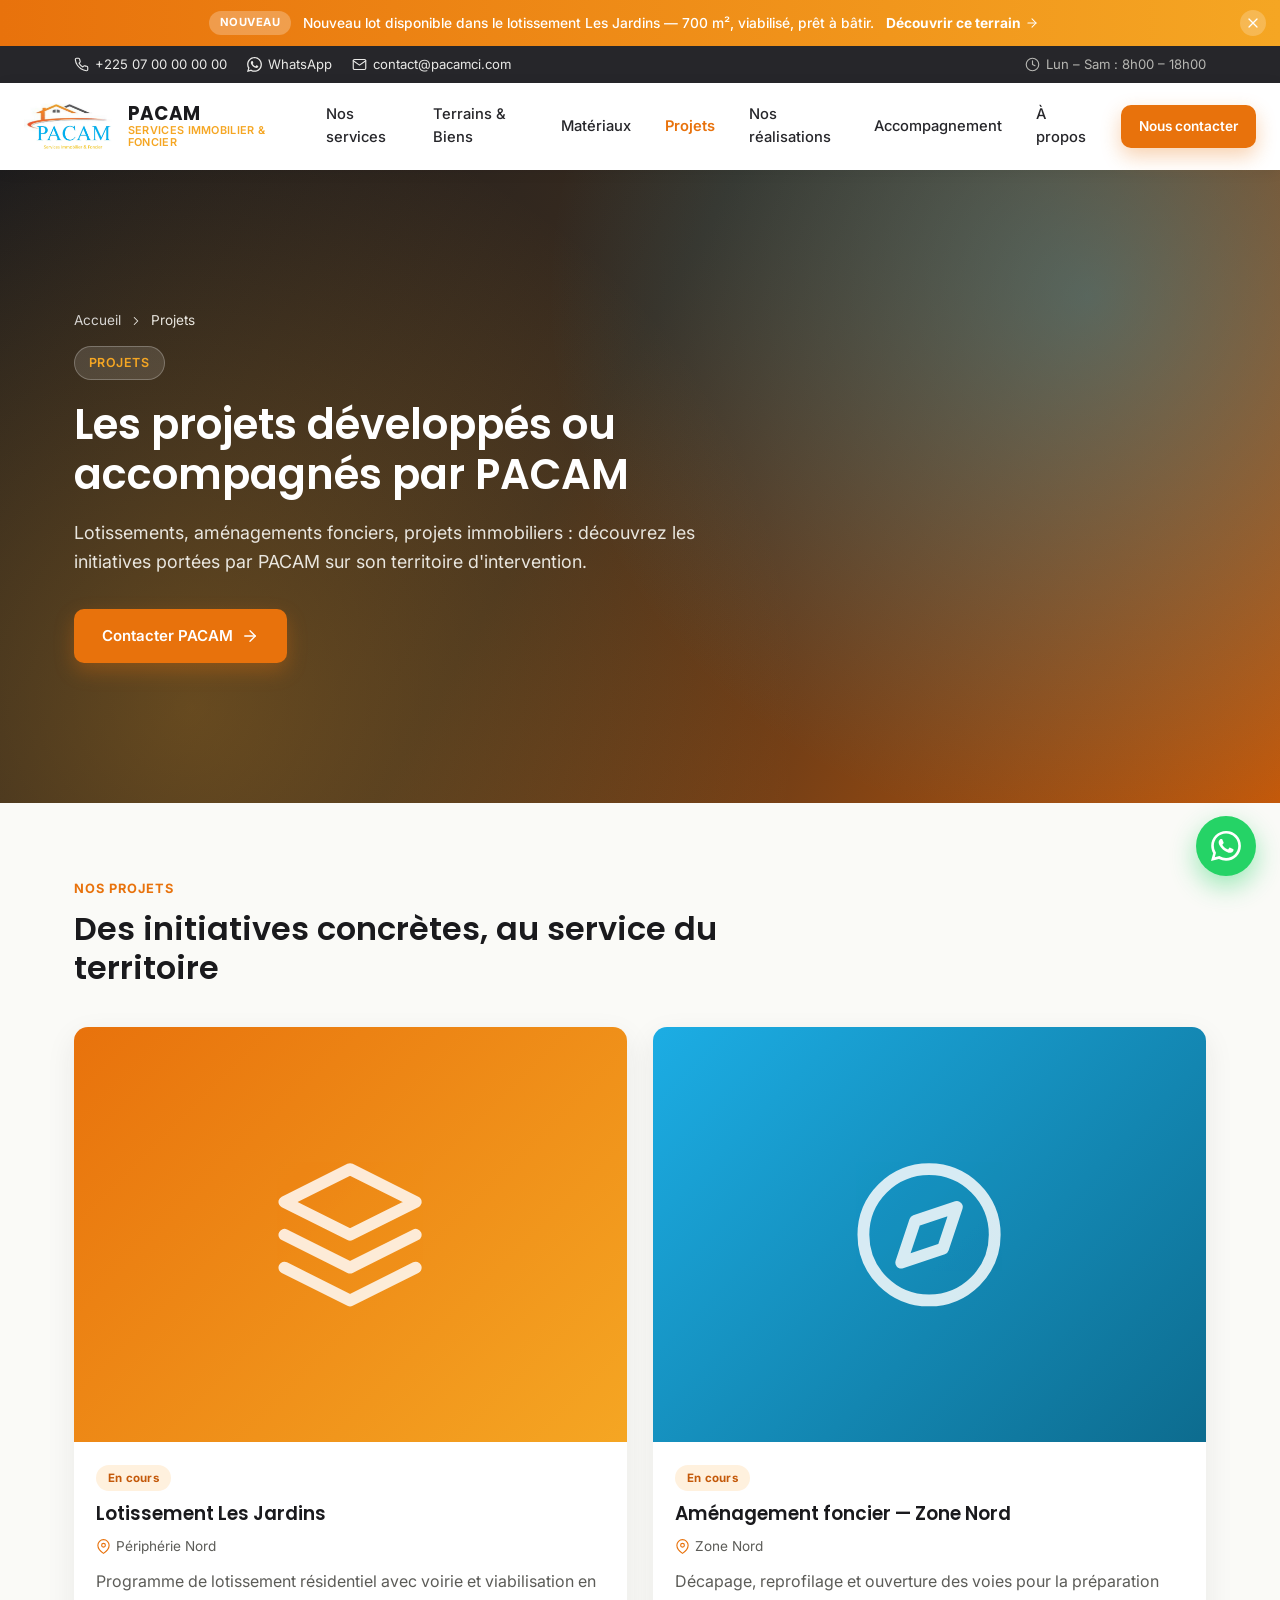
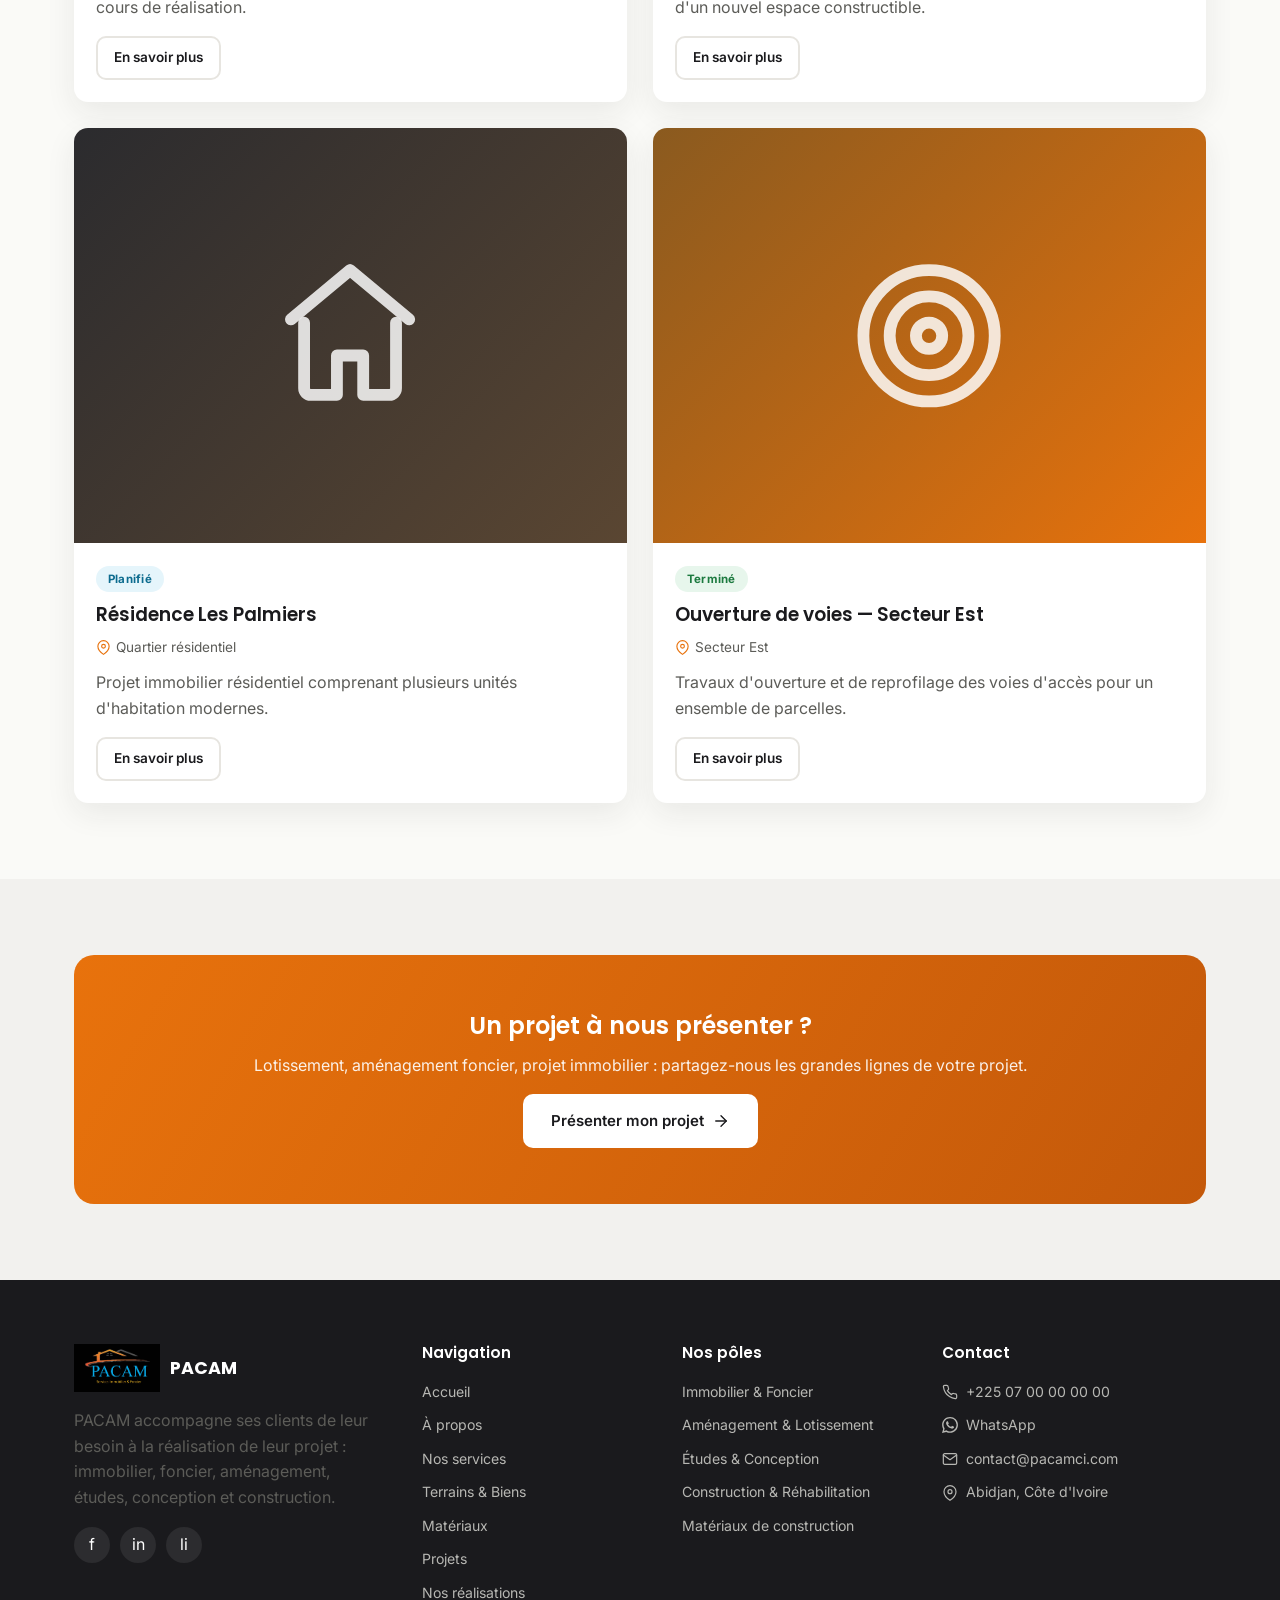
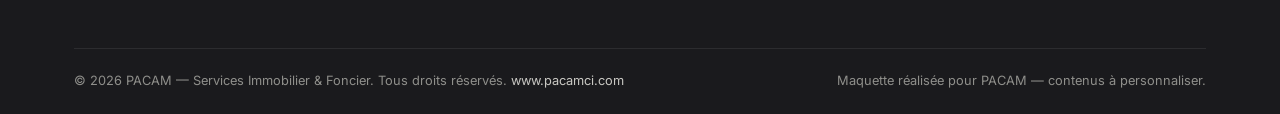
<file: projets.html>
<!DOCTYPE html>
<html lang="fr">
<head>
<meta charset="UTF-8">
<meta name="viewport" content="width=device-width, initial-scale=1.0">
<title>Projets | PACAM — Services Immobilier &amp; Foncier</title>
<meta name="description" content="Découvrez les projets de lotissement, aménagement foncier et immobilier portés par PACAM.">
<link rel="canonical" href="https://pacamci.com/projets.html">
<meta property="og:site_name" content="PACAM">
<meta property="og:title" content="Projets | PACAM">
<meta property="og:description" content="Découvrez les projets de lotissement, aménagement foncier et immobilier portés par PACAM.">
<meta property="og:url" content="https://pacamci.com/projets.html">
<meta property="og:type" content="website">
<meta name="theme-color" content="#E8720C">
<link rel="preconnect" href="https://fonts.googleapis.com">
<link href="https://fonts.googleapis.com/css2?family=Inter:wght@400;500;600;700&family=Poppins:wght@500;600;700&display=swap" rel="stylesheet">
<link rel="stylesheet" href="css/style.css?v=0cec033768">

</head>
<body>

<div class="promo-bar" id="promo-bar" data-promo-id="promo-2026-08-tr0185">
  <a class="promo-bar-link" href="bien-detail.html?ref=TR-0185">
    <span class="promo-bar-badge">Nouveau</span>
    <span class="promo-bar-text">Nouveau lot disponible dans le lotissement Les Jardins — 700 m², viabilisé, prêt à bâtir.</span>
    <span class="promo-bar-cta">Découvrir ce terrain <svg class="icon " width="14" height="14" viewBox="0 0 24 24" fill="none" stroke="currentColor" stroke-width="1.8" stroke-linecap="round" stroke-linejoin="round" aria-hidden="true"><line x1="5" y1="12" x2="19" y2="12"/><polyline points="12 5 19 12 12 19"/></svg></span>
  </a>
  <button class="promo-bar-close" type="button" data-close-promo aria-label="Fermer ce message"><svg class="icon " width="16" height="16" viewBox="0 0 24 24" fill="none" stroke="currentColor" stroke-width="1.8" stroke-linecap="round" stroke-linejoin="round" aria-hidden="true"><line x1="18" y1="6" x2="6" y2="18"/><line x1="6" y1="6" x2="18" y2="18"/></svg></button>
</div>

<div class="topbar">
  <div class="container">
    <div class="topbar-links">
      <a href="tel:+22507000000"><svg class="icon " width="15" height="15" viewBox="0 0 24 24" fill="none" stroke="currentColor" stroke-width="1.8" stroke-linecap="round" stroke-linejoin="round" aria-hidden="true"><path d="M22 16.92v3a2 2 0 0 1-2.18 2 19.79 19.79 0 0 1-8.63-3.07 19.5 19.5 0 0 1-6-6 19.79 19.79 0 0 1-3.07-8.67A2 2 0 0 1 4.11 2h3a2 2 0 0 1 2 1.72c.13.96.36 1.9.7 2.81a2 2 0 0 1-.45 2.11L8.09 9.91a16 16 0 0 0 6 6l1.27-1.27a2 2 0 0 1 2.11-.45c.91.34 1.85.57 2.81.7A2 2 0 0 1 22 16.92z"/></svg> +225 07 00 00 00 00</a>
      <a href="https://wa.me/22507000000" target="_blank" rel="noopener"><svg class="icon " width="15" height="15" viewBox="0 0 24 24" fill="currentColor" aria-hidden="true"><path d="M20.52 3.48A11.86 11.86 0 0 0 12.04 0C5.5 0 .16 5.34.16 11.88c0 2.1.55 4.14 1.6 5.95L0 24l6.33-1.66a11.87 11.87 0 0 0 5.7 1.45h.01c6.54 0 11.88-5.34 11.88-11.88 0-3.17-1.23-6.15-3.4-8.43zM12.04 21.6a9.7 9.7 0 0 1-4.95-1.36l-.35-.21-3.75.98 1-3.66-.23-.38a9.7 9.7 0 0 1-1.49-5.19c0-5.37 4.37-9.74 9.78-9.74 2.61 0 5.07 1.02 6.92 2.87a9.7 9.7 0 0 1 2.86 6.9c0 5.37-4.37 9.79-9.79 9.79zm5.36-7.33c-.29-.15-1.73-.85-2-.95-.27-.1-.46-.15-.66.15-.2.29-.76.95-.93 1.15-.17.19-.34.22-.63.07-.29-.15-1.23-.45-2.34-1.44-.87-.77-1.45-1.72-1.62-2.01-.17-.29-.02-.45.13-.6.13-.13.29-.34.44-.51.15-.17.19-.29.29-.49.1-.19.05-.36-.02-.51-.07-.15-.66-1.59-.9-2.17-.24-.57-.48-.5-.66-.51h-.56c-.19 0-.51.07-.78.36-.27.29-1.02 1-1.02 2.43s1.05 2.82 1.19 3.02c.15.19 2.06 3.15 5 4.42.7.3 1.24.48 1.67.62.7.22 1.34.19 1.84.12.56-.08 1.73-.71 1.98-1.39.24-.68.24-1.27.17-1.39-.07-.12-.26-.19-.55-.34z"/></svg> WhatsApp</a>
      <a href="mailto:contact@pacamci.com"><svg class="icon " width="15" height="15" viewBox="0 0 24 24" fill="none" stroke="currentColor" stroke-width="1.8" stroke-linecap="round" stroke-linejoin="round" aria-hidden="true"><rect x="2" y="4" width="20" height="16" rx="2"/><polyline points="22,6 12,13 2,6"/></svg> contact@pacamci.com</a>
    </div>
    <div class="topbar-hours"><svg class="icon " width="15" height="15" viewBox="0 0 24 24" fill="none" stroke="currentColor" stroke-width="1.8" stroke-linecap="round" stroke-linejoin="round" aria-hidden="true"><circle cx="12" cy="12" r="10"/><polyline points="12 6 12 12 16 14"/></svg> Lun – Sam : 8h00 – 18h00</div>
  </div>
</div>

<header class="site-header">
  <div class="nav-wrap">
    <a class="brand" href="index.html">
      <img src="images/logo-light.jpg" alt="Logo PACAM">
      <span class="brand-text"><span class="name">PACAM</span><span class="tag">Services Immobilier &amp; Foncier</span></span>
    </a>
    <nav class="main-nav">
      <a href="services.html">Nos services</a>
<a href="terrains-biens.html">Terrains & Biens</a>
<a href="materiaux.html">Matériaux</a>
<a href="projets.html" class="active">Projets</a>
<a href="realisations.html">Nos réalisations</a>
<a href="accompagnement.html">Accompagnement</a>
<a href="a-propos.html">À propos</a>
    </nav>
    <div class="header-cta">
      <a class="btn btn-primary btn-sm" href="contact.html">Nous contacter</a>
      <button class="menu-toggle" aria-label="Ouvrir le menu"><svg class="icon " width="26" height="26" viewBox="0 0 24 24" fill="none" stroke="currentColor" stroke-width="1.8" stroke-linecap="round" stroke-linejoin="round" aria-hidden="true"><line x1="3" y1="6" x2="21" y2="6"/><line x1="3" y1="12" x2="21" y2="12"/><line x1="3" y1="18" x2="21" y2="18"/></svg></button>
    </div>
  </div>
</header>

<section class="hero hero-sm">
  <div class="hero-inner">
    <div class="breadcrumb"><a href="index.html">Accueil</a> <svg class="icon " width="14" height="14" viewBox="0 0 24 24" fill="none" stroke="currentColor" stroke-width="1.8" stroke-linecap="round" stroke-linejoin="round" aria-hidden="true"><polyline points="9 18 15 12 9 6"/></svg> <span>Projets</span></div>
    <span class="eyebrow">Projets</span>
    <h1>Les projets développés ou accompagnés par PACAM</h1>
    <p class="lead">Lotissements, aménagements fonciers, projets immobiliers : découvrez les initiatives portées par PACAM sur son territoire d'intervention.</p>
    <div class="hero-actions"><a class="btn btn-primary" href="contact.html?demande=projet">Contacter PACAM <svg class="icon " width="18" height="18" viewBox="0 0 24 24" fill="none" stroke="currentColor" stroke-width="1.8" stroke-linecap="round" stroke-linejoin="round" aria-hidden="true"><line x1="5" y1="12" x2="19" y2="12"/><polyline points="12 5 19 12 12 19"/></svg></a></div>
  </div>
</section>

<main>

<section>
  <div class="container">
    <div class="section-head left reveal">
      <span class="kicker">Nos projets</span>
      <h2>Des initiatives concrètes, au service du territoire</h2>
    </div>
    <div class="grid grid-2"><div class="card proj-card reveal">
  <div class="photo g1"><svg class="icon " width="64" height="64" viewBox="0 0 24 24" fill="none" stroke="currentColor" stroke-width="1.8" stroke-linecap="round" stroke-linejoin="round" aria-hidden="true"><polygon points="12 2 2 7 12 12 22 7 12 2"/><polyline points="2 17 12 22 22 17"/><polyline points="2 12 12 17 22 12"/></svg></div>
  <div class="proj-body">
    <span class="badge badge-cours">En cours</span>
    <h3 style="margin-top:12px;">Lotissement Les Jardins</h3>
    <div class="prop-meta" style="margin-bottom:12px;"><span><svg class="icon " width="15" height="15" viewBox="0 0 24 24" fill="none" stroke="currentColor" stroke-width="1.8" stroke-linecap="round" stroke-linejoin="round" aria-hidden="true"><path d="M21 10c0 7-9 13-9 13s-9-6-9-13a9 9 0 0 1 18 0z"/><circle cx="12" cy="10" r="3"/></svg> Périphérie Nord</span></div>
    <p>Programme de lotissement résidentiel avec voirie et viabilisation en cours de réalisation.</p>
    <a class="btn btn-secondary btn-sm" href="contact.html?demande=projet">En savoir plus</a>
  </div>
</div>
<div class="card proj-card reveal">
  <div class="photo g2"><svg class="icon " width="64" height="64" viewBox="0 0 24 24" fill="none" stroke="currentColor" stroke-width="1.8" stroke-linecap="round" stroke-linejoin="round" aria-hidden="true"><circle cx="12" cy="12" r="10"/><polygon points="16.24 7.76 14.12 14.12 7.76 16.24 9.88 9.88 16.24 7.76"/></svg></div>
  <div class="proj-body">
    <span class="badge badge-cours">En cours</span>
    <h3 style="margin-top:12px;">Aménagement foncier — Zone Nord</h3>
    <div class="prop-meta" style="margin-bottom:12px;"><span><svg class="icon " width="15" height="15" viewBox="0 0 24 24" fill="none" stroke="currentColor" stroke-width="1.8" stroke-linecap="round" stroke-linejoin="round" aria-hidden="true"><path d="M21 10c0 7-9 13-9 13s-9-6-9-13a9 9 0 0 1 18 0z"/><circle cx="12" cy="10" r="3"/></svg> Zone Nord</span></div>
    <p>Décapage, reprofilage et ouverture des voies pour la préparation d'un nouvel espace constructible.</p>
    <a class="btn btn-secondary btn-sm" href="contact.html?demande=projet">En savoir plus</a>
  </div>
</div>
<div class="card proj-card reveal">
  <div class="photo g3"><svg class="icon " width="64" height="64" viewBox="0 0 24 24" fill="none" stroke="currentColor" stroke-width="1.8" stroke-linecap="round" stroke-linejoin="round" aria-hidden="true"><path d="M3 9.5 12 2l9 7.5"/><path d="M5 10v10a1 1 0 0 0 1 1h4v-6h4v6h4a1 1 0 0 0 1-1V10"/></svg></div>
  <div class="proj-body">
    <span class="badge badge-planifie">Planifié</span>
    <h3 style="margin-top:12px;">Résidence Les Palmiers</h3>
    <div class="prop-meta" style="margin-bottom:12px;"><span><svg class="icon " width="15" height="15" viewBox="0 0 24 24" fill="none" stroke="currentColor" stroke-width="1.8" stroke-linecap="round" stroke-linejoin="round" aria-hidden="true"><path d="M21 10c0 7-9 13-9 13s-9-6-9-13a9 9 0 0 1 18 0z"/><circle cx="12" cy="10" r="3"/></svg> Quartier résidentiel</span></div>
    <p>Projet immobilier résidentiel comprenant plusieurs unités d'habitation modernes.</p>
    <a class="btn btn-secondary btn-sm" href="contact.html?demande=projet">En savoir plus</a>
  </div>
</div>
<div class="card proj-card reveal">
  <div class="photo g4"><svg class="icon " width="64" height="64" viewBox="0 0 24 24" fill="none" stroke="currentColor" stroke-width="1.8" stroke-linecap="round" stroke-linejoin="round" aria-hidden="true"><circle cx="12" cy="12" r="10"/><circle cx="12" cy="12" r="6"/><circle cx="12" cy="12" r="2"/></svg></div>
  <div class="proj-body">
    <span class="badge badge-termine">Terminé</span>
    <h3 style="margin-top:12px;">Ouverture de voies — Secteur Est</h3>
    <div class="prop-meta" style="margin-bottom:12px;"><span><svg class="icon " width="15" height="15" viewBox="0 0 24 24" fill="none" stroke="currentColor" stroke-width="1.8" stroke-linecap="round" stroke-linejoin="round" aria-hidden="true"><path d="M21 10c0 7-9 13-9 13s-9-6-9-13a9 9 0 0 1 18 0z"/><circle cx="12" cy="10" r="3"/></svg> Secteur Est</span></div>
    <p>Travaux d'ouverture et de reprofilage des voies d'accès pour un ensemble de parcelles.</p>
    <a class="btn btn-secondary btn-sm" href="contact.html?demande=projet">En savoir plus</a>
  </div>
</div></div>
  </div>
</section>

<section class="bg-alt">
  <div class="container">
    <div class="cta-band reveal">
      <h2>Un projet à nous présenter ?</h2>
      <p>Lotissement, aménagement foncier, projet immobilier : partagez-nous les grandes lignes de votre projet.</p>
      <div class="hero-actions">
        <a class="btn btn-light" href="accompagnement.html">Présenter mon projet <svg class="icon " width="18" height="18" viewBox="0 0 24 24" fill="none" stroke="currentColor" stroke-width="1.8" stroke-linecap="round" stroke-linejoin="round" aria-hidden="true"><line x1="5" y1="12" x2="19" y2="12"/><polyline points="12 5 19 12 12 19"/></svg></a>
      </div>
    </div>
  </div>
</section>

</main>

<footer class="site-footer">
  <div class="container">
    <div class="footer-grid">
      <div>
        <div class="footer-brand">
          <img src="images/logo-dark.jpg" alt="Logo PACAM">
          <span class="name">PACAM</span>
        </div>
        <p>PACAM accompagne ses clients de leur besoin à la réalisation de leur projet : immobilier, foncier, aménagement, études, conception et construction.</p>
        <div class="socials">
          <a href="#" aria-label="Facebook">f</a>
          <a href="#" aria-label="Instagram">in</a>
          <a href="#" aria-label="LinkedIn">li</a>
        </div>
      </div>
      <div>
        <h4>Navigation</h4>
        <ul>
          <li><a href="index.html">Accueil</a></li>
          <li><a href="a-propos.html">À propos</a></li>
          <li><a href="services.html">Nos services</a></li>
          <li><a href="terrains-biens.html">Terrains &amp; Biens</a></li>
          <li><a href="materiaux.html">Matériaux</a></li>
          <li><a href="projets.html">Projets</a></li>
          <li><a href="realisations.html">Nos réalisations</a></li>
        </ul>
      </div>
      <div>
        <h4>Nos pôles</h4>
        <ul>
          <li><a href="services.html#immobilier-foncier">Immobilier &amp; Foncier</a></li>
          <li><a href="services.html#amenagement-lotissement">Aménagement &amp; Lotissement</a></li>
          <li><a href="services.html#etudes-conception">Études &amp; Conception</a></li>
          <li><a href="services.html#construction-rehabilitation">Construction &amp; Réhabilitation</a></li>
          <li><a href="services.html#materiaux-construction">Matériaux de construction</a></li>
        </ul>
      </div>
      <div>
        <h4>Contact</h4>
        <ul>
          <li><a href="tel:+22507000000"><svg class="icon " width="16" height="16" viewBox="0 0 24 24" fill="none" stroke="currentColor" stroke-width="1.8" stroke-linecap="round" stroke-linejoin="round" aria-hidden="true"><path d="M22 16.92v3a2 2 0 0 1-2.18 2 19.79 19.79 0 0 1-8.63-3.07 19.5 19.5 0 0 1-6-6 19.79 19.79 0 0 1-3.07-8.67A2 2 0 0 1 4.11 2h3a2 2 0 0 1 2 1.72c.13.96.36 1.9.7 2.81a2 2 0 0 1-.45 2.11L8.09 9.91a16 16 0 0 0 6 6l1.27-1.27a2 2 0 0 1 2.11-.45c.91.34 1.85.57 2.81.7A2 2 0 0 1 22 16.92z"/></svg> +225 07 00 00 00 00</a></li>
          <li><a href="https://wa.me/22507000000" target="_blank" rel="noopener"><svg class="icon " width="16" height="16" viewBox="0 0 24 24" fill="currentColor" aria-hidden="true"><path d="M20.52 3.48A11.86 11.86 0 0 0 12.04 0C5.5 0 .16 5.34.16 11.88c0 2.1.55 4.14 1.6 5.95L0 24l6.33-1.66a11.87 11.87 0 0 0 5.7 1.45h.01c6.54 0 11.88-5.34 11.88-11.88 0-3.17-1.23-6.15-3.4-8.43zM12.04 21.6a9.7 9.7 0 0 1-4.95-1.36l-.35-.21-3.75.98 1-3.66-.23-.38a9.7 9.7 0 0 1-1.49-5.19c0-5.37 4.37-9.74 9.78-9.74 2.61 0 5.07 1.02 6.92 2.87a9.7 9.7 0 0 1 2.86 6.9c0 5.37-4.37 9.79-9.79 9.79zm5.36-7.33c-.29-.15-1.73-.85-2-.95-.27-.1-.46-.15-.66.15-.2.29-.76.95-.93 1.15-.17.19-.34.22-.63.07-.29-.15-1.23-.45-2.34-1.44-.87-.77-1.45-1.72-1.62-2.01-.17-.29-.02-.45.13-.6.13-.13.29-.34.44-.51.15-.17.19-.29.29-.49.1-.19.05-.36-.02-.51-.07-.15-.66-1.59-.9-2.17-.24-.57-.48-.5-.66-.51h-.56c-.19 0-.51.07-.78.36-.27.29-1.02 1-1.02 2.43s1.05 2.82 1.19 3.02c.15.19 2.06 3.15 5 4.42.7.3 1.24.48 1.67.62.7.22 1.34.19 1.84.12.56-.08 1.73-.71 1.98-1.39.24-.68.24-1.27.17-1.39-.07-.12-.26-.19-.55-.34z"/></svg> WhatsApp</a></li>
          <li><a href="mailto:contact@pacamci.com"><svg class="icon " width="16" height="16" viewBox="0 0 24 24" fill="none" stroke="currentColor" stroke-width="1.8" stroke-linecap="round" stroke-linejoin="round" aria-hidden="true"><rect x="2" y="4" width="20" height="16" rx="2"/><polyline points="22,6 12,13 2,6"/></svg> contact@pacamci.com</a></li>
          <li><a href="contact.html"><svg class="icon " width="16" height="16" viewBox="0 0 24 24" fill="none" stroke="currentColor" stroke-width="1.8" stroke-linecap="round" stroke-linejoin="round" aria-hidden="true"><path d="M21 10c0 7-9 13-9 13s-9-6-9-13a9 9 0 0 1 18 0z"/><circle cx="12" cy="10" r="3"/></svg> Abidjan, Côte d'Ivoire</a></li>
        </ul>
      </div>
    </div>
    <div class="footer-bottom">
      <span>© 2026 PACAM — Services Immobilier &amp; Foncier. Tous droits réservés. <a href="https://pacamci.com/" style="color:#c9c8c3;">www.pacamci.com</a></span>
      <span>Maquette réalisée pour PACAM — contenus à personnaliser.</span>
    </div>
  </div>
</footer>

<a class="wa-float" href="https://wa.me/22507000000" target="_blank" rel="noopener" aria-label="Contacter PACAM sur WhatsApp"><svg class="icon " width="30" height="30" viewBox="0 0 24 24" fill="currentColor" aria-hidden="true"><path d="M20.52 3.48A11.86 11.86 0 0 0 12.04 0C5.5 0 .16 5.34.16 11.88c0 2.1.55 4.14 1.6 5.95L0 24l6.33-1.66a11.87 11.87 0 0 0 5.7 1.45h.01c6.54 0 11.88-5.34 11.88-11.88 0-3.17-1.23-6.15-3.4-8.43zM12.04 21.6a9.7 9.7 0 0 1-4.95-1.36l-.35-.21-3.75.98 1-3.66-.23-.38a9.7 9.7 0 0 1-1.49-5.19c0-5.37 4.37-9.74 9.78-9.74 2.61 0 5.07 1.02 6.92 2.87a9.7 9.7 0 0 1 2.86 6.9c0 5.37-4.37 9.79-9.79 9.79zm5.36-7.33c-.29-.15-1.73-.85-2-.95-.27-.1-.46-.15-.66.15-.2.29-.76.95-.93 1.15-.17.19-.34.22-.63.07-.29-.15-1.23-.45-2.34-1.44-.87-.77-1.45-1.72-1.62-2.01-.17-.29-.02-.45.13-.6.13-.13.29-.34.44-.51.15-.17.19-.29.29-.49.1-.19.05-.36-.02-.51-.07-.15-.66-1.59-.9-2.17-.24-.57-.48-.5-.66-.51h-.56c-.19 0-.51.07-.78.36-.27.29-1.02 1-1.02 2.43s1.05 2.82 1.19 3.02c.15.19 2.06 3.15 5 4.42.7.3 1.24.48 1.67.62.7.22 1.34.19 1.84.12.56-.08 1.73-.71 1.98-1.39.24-.68.24-1.27.17-1.39-.07-.12-.26-.19-.55-.34z"/></svg></a>

<div class="toast"><svg class="icon " width="18" height="18" viewBox="0 0 24 24" fill="none" stroke="currentColor" stroke-width="1.8" stroke-linecap="round" stroke-linejoin="round" aria-hidden="true"><path d="M22 11.08V12a10 10 0 1 1-5.93-9.14"/><polyline points="22 4 12 14.01 9 11.01"/></svg><span></span></div>

<script src="js/script.js?v=a1f0dee6f3"></script>
</body>
</html>
</file>
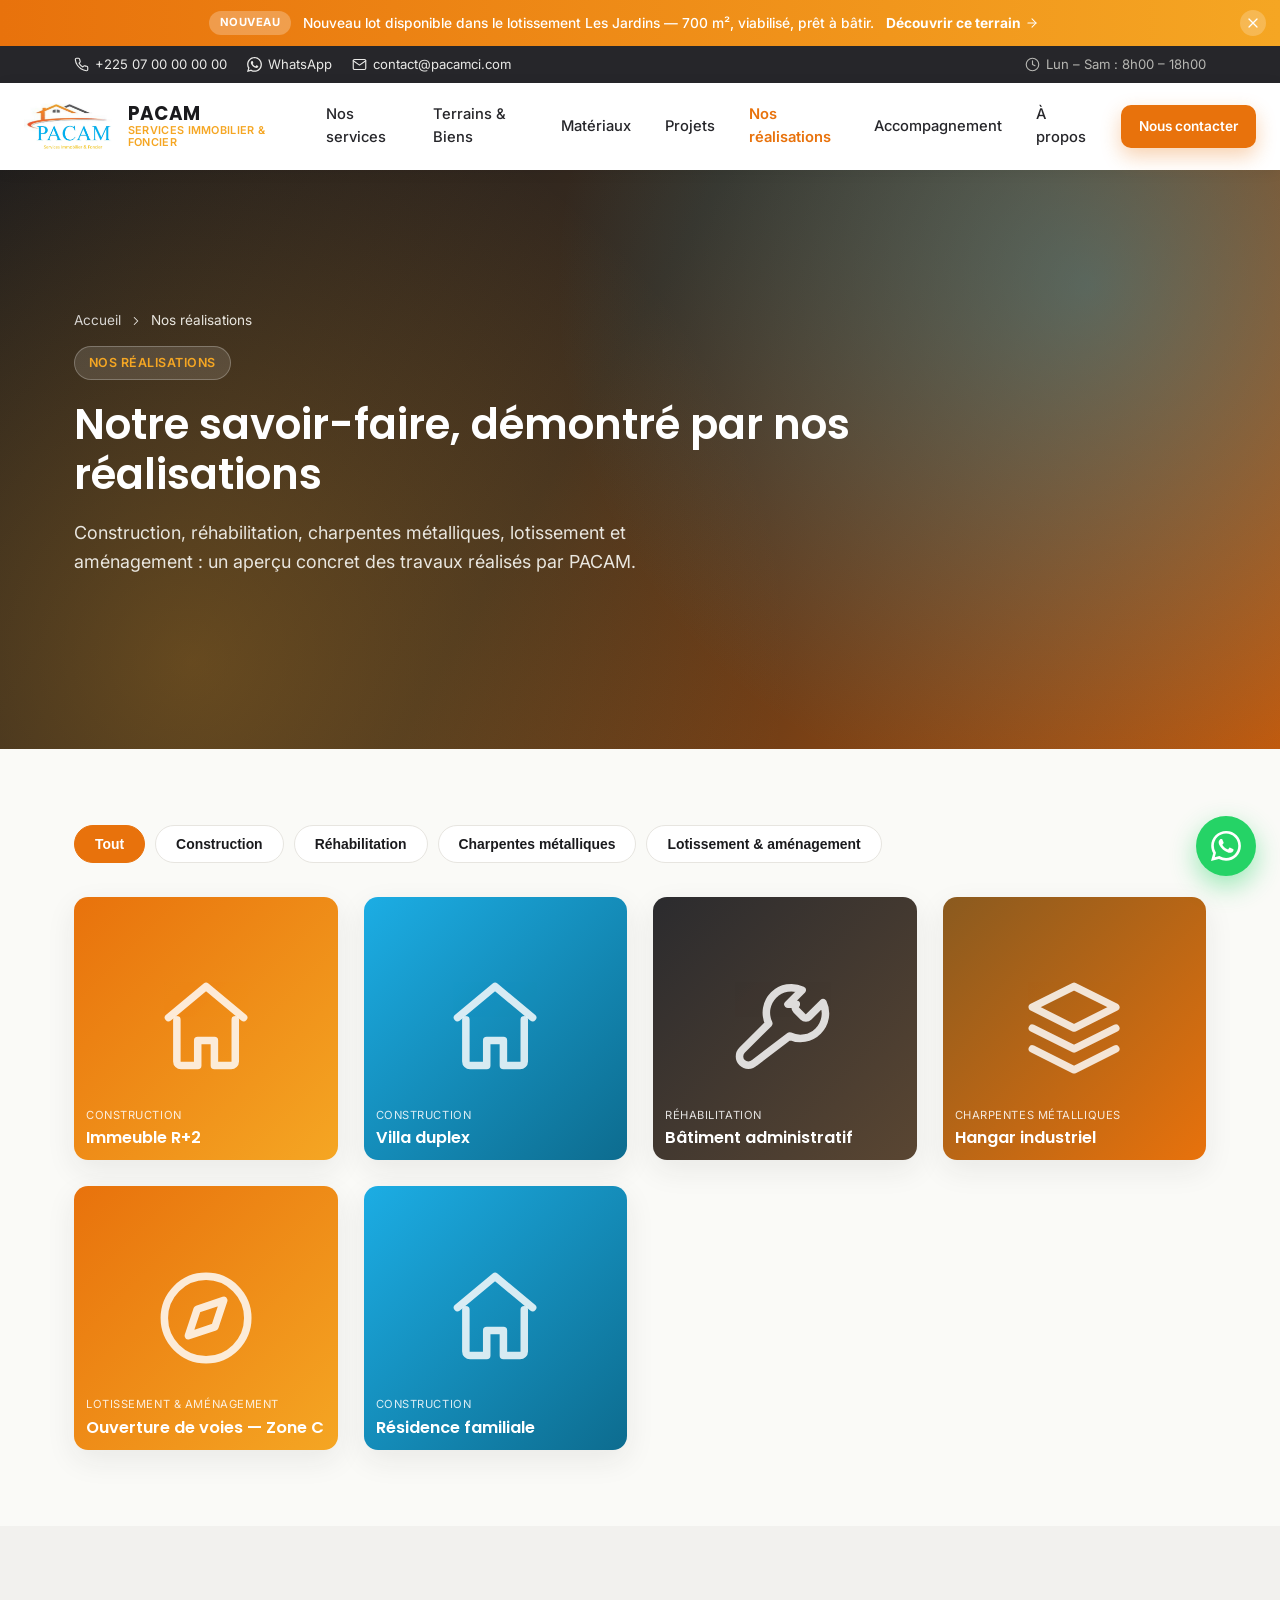
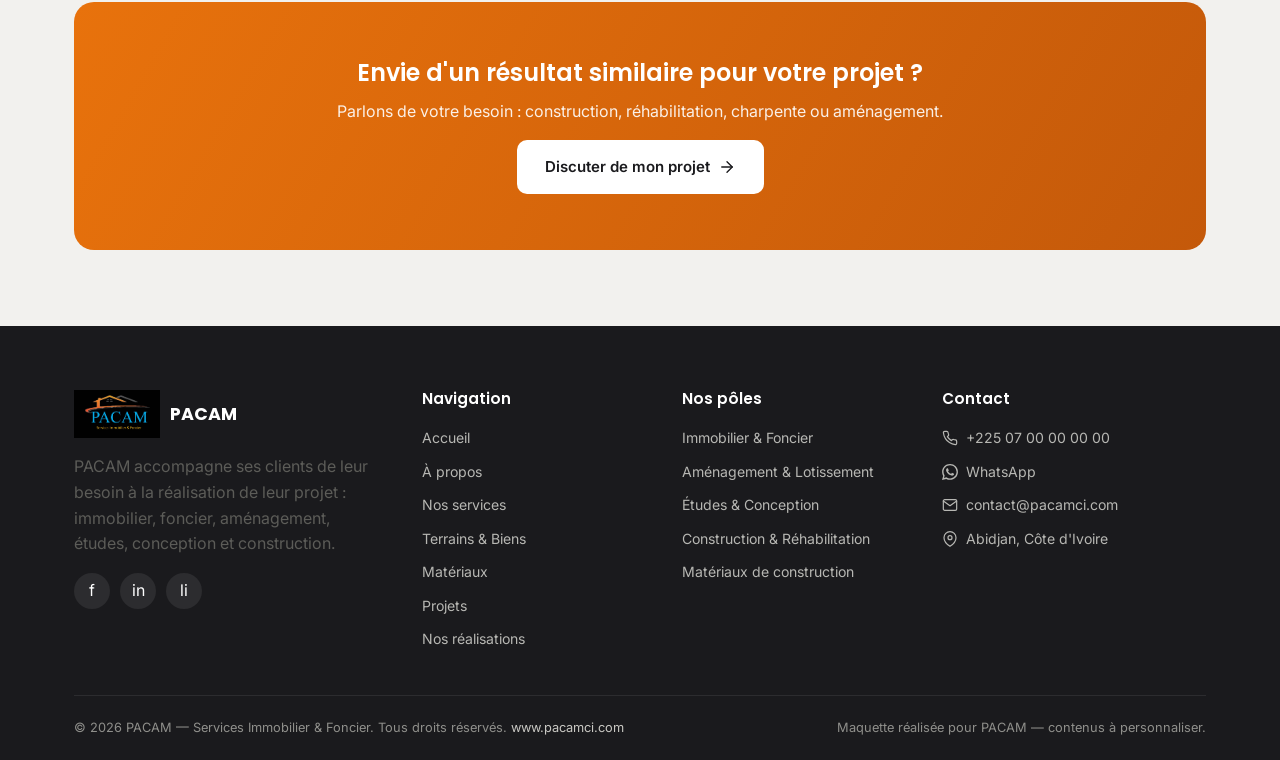
<file: realisations.html>
<!DOCTYPE html>
<html lang="fr">
<head>
<meta charset="UTF-8">
<meta name="viewport" content="width=device-width, initial-scale=1.0">
<title>Nos réalisations | PACAM — Services Immobilier &amp; Foncier</title>
<meta name="description" content="Découvrez les réalisations de PACAM en construction, réhabilitation et aménagement.">
<link rel="canonical" href="https://pacamci.com/realisations.html">
<meta property="og:site_name" content="PACAM">
<meta property="og:title" content="Nos réalisations | PACAM">
<meta property="og:description" content="Découvrez les réalisations de PACAM en construction, réhabilitation et aménagement.">
<meta property="og:url" content="https://pacamci.com/realisations.html">
<meta property="og:type" content="website">
<meta name="theme-color" content="#E8720C">
<link rel="preconnect" href="https://fonts.googleapis.com">
<link href="https://fonts.googleapis.com/css2?family=Inter:wght@400;500;600;700&family=Poppins:wght@500;600;700&display=swap" rel="stylesheet">
<link rel="stylesheet" href="css/style.css?v=0cec033768">

</head>
<body>

<div class="promo-bar" id="promo-bar" data-promo-id="promo-2026-08-tr0185">
  <a class="promo-bar-link" href="bien-detail.html?ref=TR-0185">
    <span class="promo-bar-badge">Nouveau</span>
    <span class="promo-bar-text">Nouveau lot disponible dans le lotissement Les Jardins — 700 m², viabilisé, prêt à bâtir.</span>
    <span class="promo-bar-cta">Découvrir ce terrain <svg class="icon " width="14" height="14" viewBox="0 0 24 24" fill="none" stroke="currentColor" stroke-width="1.8" stroke-linecap="round" stroke-linejoin="round" aria-hidden="true"><line x1="5" y1="12" x2="19" y2="12"/><polyline points="12 5 19 12 12 19"/></svg></span>
  </a>
  <button class="promo-bar-close" type="button" data-close-promo aria-label="Fermer ce message"><svg class="icon " width="16" height="16" viewBox="0 0 24 24" fill="none" stroke="currentColor" stroke-width="1.8" stroke-linecap="round" stroke-linejoin="round" aria-hidden="true"><line x1="18" y1="6" x2="6" y2="18"/><line x1="6" y1="6" x2="18" y2="18"/></svg></button>
</div>

<div class="topbar">
  <div class="container">
    <div class="topbar-links">
      <a href="tel:+22507000000"><svg class="icon " width="15" height="15" viewBox="0 0 24 24" fill="none" stroke="currentColor" stroke-width="1.8" stroke-linecap="round" stroke-linejoin="round" aria-hidden="true"><path d="M22 16.92v3a2 2 0 0 1-2.18 2 19.79 19.79 0 0 1-8.63-3.07 19.5 19.5 0 0 1-6-6 19.79 19.79 0 0 1-3.07-8.67A2 2 0 0 1 4.11 2h3a2 2 0 0 1 2 1.72c.13.96.36 1.9.7 2.81a2 2 0 0 1-.45 2.11L8.09 9.91a16 16 0 0 0 6 6l1.27-1.27a2 2 0 0 1 2.11-.45c.91.34 1.85.57 2.81.7A2 2 0 0 1 22 16.92z"/></svg> +225 07 00 00 00 00</a>
      <a href="https://wa.me/22507000000" target="_blank" rel="noopener"><svg class="icon " width="15" height="15" viewBox="0 0 24 24" fill="currentColor" aria-hidden="true"><path d="M20.52 3.48A11.86 11.86 0 0 0 12.04 0C5.5 0 .16 5.34.16 11.88c0 2.1.55 4.14 1.6 5.95L0 24l6.33-1.66a11.87 11.87 0 0 0 5.7 1.45h.01c6.54 0 11.88-5.34 11.88-11.88 0-3.17-1.23-6.15-3.4-8.43zM12.04 21.6a9.7 9.7 0 0 1-4.95-1.36l-.35-.21-3.75.98 1-3.66-.23-.38a9.7 9.7 0 0 1-1.49-5.19c0-5.37 4.37-9.74 9.78-9.74 2.61 0 5.07 1.02 6.92 2.87a9.7 9.7 0 0 1 2.86 6.9c0 5.37-4.37 9.79-9.79 9.79zm5.36-7.33c-.29-.15-1.73-.85-2-.95-.27-.1-.46-.15-.66.15-.2.29-.76.95-.93 1.15-.17.19-.34.22-.63.07-.29-.15-1.23-.45-2.34-1.44-.87-.77-1.45-1.72-1.62-2.01-.17-.29-.02-.45.13-.6.13-.13.29-.34.44-.51.15-.17.19-.29.29-.49.1-.19.05-.36-.02-.51-.07-.15-.66-1.59-.9-2.17-.24-.57-.48-.5-.66-.51h-.56c-.19 0-.51.07-.78.36-.27.29-1.02 1-1.02 2.43s1.05 2.82 1.19 3.02c.15.19 2.06 3.15 5 4.42.7.3 1.24.48 1.67.62.7.22 1.34.19 1.84.12.56-.08 1.73-.71 1.98-1.39.24-.68.24-1.27.17-1.39-.07-.12-.26-.19-.55-.34z"/></svg> WhatsApp</a>
      <a href="mailto:contact@pacamci.com"><svg class="icon " width="15" height="15" viewBox="0 0 24 24" fill="none" stroke="currentColor" stroke-width="1.8" stroke-linecap="round" stroke-linejoin="round" aria-hidden="true"><rect x="2" y="4" width="20" height="16" rx="2"/><polyline points="22,6 12,13 2,6"/></svg> contact@pacamci.com</a>
    </div>
    <div class="topbar-hours"><svg class="icon " width="15" height="15" viewBox="0 0 24 24" fill="none" stroke="currentColor" stroke-width="1.8" stroke-linecap="round" stroke-linejoin="round" aria-hidden="true"><circle cx="12" cy="12" r="10"/><polyline points="12 6 12 12 16 14"/></svg> Lun – Sam : 8h00 – 18h00</div>
  </div>
</div>

<header class="site-header">
  <div class="nav-wrap">
    <a class="brand" href="index.html">
      <img src="images/logo-light.jpg" alt="Logo PACAM">
      <span class="brand-text"><span class="name">PACAM</span><span class="tag">Services Immobilier &amp; Foncier</span></span>
    </a>
    <nav class="main-nav">
      <a href="services.html">Nos services</a>
<a href="terrains-biens.html">Terrains & Biens</a>
<a href="materiaux.html">Matériaux</a>
<a href="projets.html">Projets</a>
<a href="realisations.html" class="active">Nos réalisations</a>
<a href="accompagnement.html">Accompagnement</a>
<a href="a-propos.html">À propos</a>
    </nav>
    <div class="header-cta">
      <a class="btn btn-primary btn-sm" href="contact.html">Nous contacter</a>
      <button class="menu-toggle" aria-label="Ouvrir le menu"><svg class="icon " width="26" height="26" viewBox="0 0 24 24" fill="none" stroke="currentColor" stroke-width="1.8" stroke-linecap="round" stroke-linejoin="round" aria-hidden="true"><line x1="3" y1="6" x2="21" y2="6"/><line x1="3" y1="12" x2="21" y2="12"/><line x1="3" y1="18" x2="21" y2="18"/></svg></button>
    </div>
  </div>
</header>

<section class="hero hero-sm">
  <div class="hero-inner">
    <div class="breadcrumb"><a href="index.html">Accueil</a> <svg class="icon " width="14" height="14" viewBox="0 0 24 24" fill="none" stroke="currentColor" stroke-width="1.8" stroke-linecap="round" stroke-linejoin="round" aria-hidden="true"><polyline points="9 18 15 12 9 6"/></svg> <span>Nos réalisations</span></div>
    <span class="eyebrow">Nos réalisations</span>
    <h1>Notre savoir-faire, démontré par nos réalisations</h1>
    <p class="lead">Construction, réhabilitation, charpentes métalliques, lotissement et aménagement : un aperçu concret des travaux réalisés par PACAM.</p>
    <div class="hero-actions"></div>
  </div>
</section>

<main>

<section>
  <div class="container">
    <div class="filter-tabs" data-target="#gallery .real-card"><button class="active" data-filter="all">Tout</button><button data-filter="construction">Construction</button><button data-filter="rehabilitation">Réhabilitation</button><button data-filter="charpentes-metalliques">Charpentes métalliques</button><button data-filter="lotissement-amenagement">Lotissement & aménagement</button></div>
    <div class="grid grid-4" id="gallery"><div class="card real-card reveal" data-cat="construction">
  <div class="photo g1">
    <svg class="icon " width="64" height="64" viewBox="0 0 24 24" fill="none" stroke="currentColor" stroke-width="1.8" stroke-linecap="round" stroke-linejoin="round" aria-hidden="true"><path d="M3 9.5 12 2l9 7.5"/><path d="M5 10v10a1 1 0 0 0 1 1h4v-6h4v6h4a1 1 0 0 0 1-1V10"/></svg>
    <div class="real-cat"><span class="cat">Construction</span><h4>Immeuble R+2</h4></div>
  </div>
</div>
<div class="card real-card reveal" data-cat="construction">
  <div class="photo g2">
    <svg class="icon " width="64" height="64" viewBox="0 0 24 24" fill="none" stroke="currentColor" stroke-width="1.8" stroke-linecap="round" stroke-linejoin="round" aria-hidden="true"><path d="M3 9.5 12 2l9 7.5"/><path d="M5 10v10a1 1 0 0 0 1 1h4v-6h4v6h4a1 1 0 0 0 1-1V10"/></svg>
    <div class="real-cat"><span class="cat">Construction</span><h4>Villa duplex</h4></div>
  </div>
</div>
<div class="card real-card reveal" data-cat="rehabilitation">
  <div class="photo g3">
    <svg class="icon " width="64" height="64" viewBox="0 0 24 24" fill="none" stroke="currentColor" stroke-width="1.8" stroke-linecap="round" stroke-linejoin="round" aria-hidden="true"><path d="M14.7 6.3a1 1 0 0 0 0 1.4l1.6 1.6a1 1 0 0 0 1.4 0l3.4-3.4a6 6 0 0 1-8 8L4.7 20.3a2.1 2.1 0 0 1-3-3L8.1 10.9a6 6 0 0 1 8-8l-3.4 3.4z"/></svg>
    <div class="real-cat"><span class="cat">Réhabilitation</span><h4>Bâtiment administratif</h4></div>
  </div>
</div>
<div class="card real-card reveal" data-cat="charpentes-metalliques">
  <div class="photo g4">
    <svg class="icon " width="64" height="64" viewBox="0 0 24 24" fill="none" stroke="currentColor" stroke-width="1.8" stroke-linecap="round" stroke-linejoin="round" aria-hidden="true"><polygon points="12 2 2 7 12 12 22 7 12 2"/><polyline points="2 17 12 22 22 17"/><polyline points="2 12 12 17 22 12"/></svg>
    <div class="real-cat"><span class="cat">Charpentes métalliques</span><h4>Hangar industriel</h4></div>
  </div>
</div>
<div class="card real-card reveal" data-cat="lotissement-amenagement">
  <div class="photo g1">
    <svg class="icon " width="64" height="64" viewBox="0 0 24 24" fill="none" stroke="currentColor" stroke-width="1.8" stroke-linecap="round" stroke-linejoin="round" aria-hidden="true"><circle cx="12" cy="12" r="10"/><polygon points="16.24 7.76 14.12 14.12 7.76 16.24 9.88 9.88 16.24 7.76"/></svg>
    <div class="real-cat"><span class="cat">Lotissement & aménagement</span><h4>Ouverture de voies — Zone C</h4></div>
  </div>
</div>
<div class="card real-card reveal" data-cat="construction">
  <div class="photo g2">
    <svg class="icon " width="64" height="64" viewBox="0 0 24 24" fill="none" stroke="currentColor" stroke-width="1.8" stroke-linecap="round" stroke-linejoin="round" aria-hidden="true"><path d="M3 9.5 12 2l9 7.5"/><path d="M5 10v10a1 1 0 0 0 1 1h4v-6h4v6h4a1 1 0 0 0 1-1V10"/></svg>
    <div class="real-cat"><span class="cat">Construction</span><h4>Résidence familiale</h4></div>
  </div>
</div></div>
  </div>
</section>

<section class="bg-alt">
  <div class="container">
    <div class="cta-band reveal">
      <h2>Envie d'un résultat similaire pour votre projet ?</h2>
      <p>Parlons de votre besoin : construction, réhabilitation, charpente ou aménagement.</p>
      <div class="hero-actions">
        <a class="btn btn-light" href="contact.html">Discuter de mon projet <svg class="icon " width="18" height="18" viewBox="0 0 24 24" fill="none" stroke="currentColor" stroke-width="1.8" stroke-linecap="round" stroke-linejoin="round" aria-hidden="true"><line x1="5" y1="12" x2="19" y2="12"/><polyline points="12 5 19 12 12 19"/></svg></a>
      </div>
    </div>
  </div>
</section>

</main>

<footer class="site-footer">
  <div class="container">
    <div class="footer-grid">
      <div>
        <div class="footer-brand">
          <img src="images/logo-dark.jpg" alt="Logo PACAM">
          <span class="name">PACAM</span>
        </div>
        <p>PACAM accompagne ses clients de leur besoin à la réalisation de leur projet : immobilier, foncier, aménagement, études, conception et construction.</p>
        <div class="socials">
          <a href="#" aria-label="Facebook">f</a>
          <a href="#" aria-label="Instagram">in</a>
          <a href="#" aria-label="LinkedIn">li</a>
        </div>
      </div>
      <div>
        <h4>Navigation</h4>
        <ul>
          <li><a href="index.html">Accueil</a></li>
          <li><a href="a-propos.html">À propos</a></li>
          <li><a href="services.html">Nos services</a></li>
          <li><a href="terrains-biens.html">Terrains &amp; Biens</a></li>
          <li><a href="materiaux.html">Matériaux</a></li>
          <li><a href="projets.html">Projets</a></li>
          <li><a href="realisations.html">Nos réalisations</a></li>
        </ul>
      </div>
      <div>
        <h4>Nos pôles</h4>
        <ul>
          <li><a href="services.html#immobilier-foncier">Immobilier &amp; Foncier</a></li>
          <li><a href="services.html#amenagement-lotissement">Aménagement &amp; Lotissement</a></li>
          <li><a href="services.html#etudes-conception">Études &amp; Conception</a></li>
          <li><a href="services.html#construction-rehabilitation">Construction &amp; Réhabilitation</a></li>
          <li><a href="services.html#materiaux-construction">Matériaux de construction</a></li>
        </ul>
      </div>
      <div>
        <h4>Contact</h4>
        <ul>
          <li><a href="tel:+22507000000"><svg class="icon " width="16" height="16" viewBox="0 0 24 24" fill="none" stroke="currentColor" stroke-width="1.8" stroke-linecap="round" stroke-linejoin="round" aria-hidden="true"><path d="M22 16.92v3a2 2 0 0 1-2.18 2 19.79 19.79 0 0 1-8.63-3.07 19.5 19.5 0 0 1-6-6 19.79 19.79 0 0 1-3.07-8.67A2 2 0 0 1 4.11 2h3a2 2 0 0 1 2 1.72c.13.96.36 1.9.7 2.81a2 2 0 0 1-.45 2.11L8.09 9.91a16 16 0 0 0 6 6l1.27-1.27a2 2 0 0 1 2.11-.45c.91.34 1.85.57 2.81.7A2 2 0 0 1 22 16.92z"/></svg> +225 07 00 00 00 00</a></li>
          <li><a href="https://wa.me/22507000000" target="_blank" rel="noopener"><svg class="icon " width="16" height="16" viewBox="0 0 24 24" fill="currentColor" aria-hidden="true"><path d="M20.52 3.48A11.86 11.86 0 0 0 12.04 0C5.5 0 .16 5.34.16 11.88c0 2.1.55 4.14 1.6 5.95L0 24l6.33-1.66a11.87 11.87 0 0 0 5.7 1.45h.01c6.54 0 11.88-5.34 11.88-11.88 0-3.17-1.23-6.15-3.4-8.43zM12.04 21.6a9.7 9.7 0 0 1-4.95-1.36l-.35-.21-3.75.98 1-3.66-.23-.38a9.7 9.7 0 0 1-1.49-5.19c0-5.37 4.37-9.74 9.78-9.74 2.61 0 5.07 1.02 6.92 2.87a9.7 9.7 0 0 1 2.86 6.9c0 5.37-4.37 9.79-9.79 9.79zm5.36-7.33c-.29-.15-1.73-.85-2-.95-.27-.1-.46-.15-.66.15-.2.29-.76.95-.93 1.15-.17.19-.34.22-.63.07-.29-.15-1.23-.45-2.34-1.44-.87-.77-1.45-1.72-1.62-2.01-.17-.29-.02-.45.13-.6.13-.13.29-.34.44-.51.15-.17.19-.29.29-.49.1-.19.05-.36-.02-.51-.07-.15-.66-1.59-.9-2.17-.24-.57-.48-.5-.66-.51h-.56c-.19 0-.51.07-.78.36-.27.29-1.02 1-1.02 2.43s1.05 2.82 1.19 3.02c.15.19 2.06 3.15 5 4.42.7.3 1.24.48 1.67.62.7.22 1.34.19 1.84.12.56-.08 1.73-.71 1.98-1.39.24-.68.24-1.27.17-1.39-.07-.12-.26-.19-.55-.34z"/></svg> WhatsApp</a></li>
          <li><a href="mailto:contact@pacamci.com"><svg class="icon " width="16" height="16" viewBox="0 0 24 24" fill="none" stroke="currentColor" stroke-width="1.8" stroke-linecap="round" stroke-linejoin="round" aria-hidden="true"><rect x="2" y="4" width="20" height="16" rx="2"/><polyline points="22,6 12,13 2,6"/></svg> contact@pacamci.com</a></li>
          <li><a href="contact.html"><svg class="icon " width="16" height="16" viewBox="0 0 24 24" fill="none" stroke="currentColor" stroke-width="1.8" stroke-linecap="round" stroke-linejoin="round" aria-hidden="true"><path d="M21 10c0 7-9 13-9 13s-9-6-9-13a9 9 0 0 1 18 0z"/><circle cx="12" cy="10" r="3"/></svg> Abidjan, Côte d'Ivoire</a></li>
        </ul>
      </div>
    </div>
    <div class="footer-bottom">
      <span>© 2026 PACAM — Services Immobilier &amp; Foncier. Tous droits réservés. <a href="https://pacamci.com/" style="color:#c9c8c3;">www.pacamci.com</a></span>
      <span>Maquette réalisée pour PACAM — contenus à personnaliser.</span>
    </div>
  </div>
</footer>

<a class="wa-float" href="https://wa.me/22507000000" target="_blank" rel="noopener" aria-label="Contacter PACAM sur WhatsApp"><svg class="icon " width="30" height="30" viewBox="0 0 24 24" fill="currentColor" aria-hidden="true"><path d="M20.52 3.48A11.86 11.86 0 0 0 12.04 0C5.5 0 .16 5.34.16 11.88c0 2.1.55 4.14 1.6 5.95L0 24l6.33-1.66a11.87 11.87 0 0 0 5.7 1.45h.01c6.54 0 11.88-5.34 11.88-11.88 0-3.17-1.23-6.15-3.4-8.43zM12.04 21.6a9.7 9.7 0 0 1-4.95-1.36l-.35-.21-3.75.98 1-3.66-.23-.38a9.7 9.7 0 0 1-1.49-5.19c0-5.37 4.37-9.74 9.78-9.74 2.61 0 5.07 1.02 6.92 2.87a9.7 9.7 0 0 1 2.86 6.9c0 5.37-4.37 9.79-9.79 9.79zm5.36-7.33c-.29-.15-1.73-.85-2-.95-.27-.1-.46-.15-.66.15-.2.29-.76.95-.93 1.15-.17.19-.34.22-.63.07-.29-.15-1.23-.45-2.34-1.44-.87-.77-1.45-1.72-1.62-2.01-.17-.29-.02-.45.13-.6.13-.13.29-.34.44-.51.15-.17.19-.29.29-.49.1-.19.05-.36-.02-.51-.07-.15-.66-1.59-.9-2.17-.24-.57-.48-.5-.66-.51h-.56c-.19 0-.51.07-.78.36-.27.29-1.02 1-1.02 2.43s1.05 2.82 1.19 3.02c.15.19 2.06 3.15 5 4.42.7.3 1.24.48 1.67.62.7.22 1.34.19 1.84.12.56-.08 1.73-.71 1.98-1.39.24-.68.24-1.27.17-1.39-.07-.12-.26-.19-.55-.34z"/></svg></a>

<div class="toast"><svg class="icon " width="18" height="18" viewBox="0 0 24 24" fill="none" stroke="currentColor" stroke-width="1.8" stroke-linecap="round" stroke-linejoin="round" aria-hidden="true"><path d="M22 11.08V12a10 10 0 1 1-5.93-9.14"/><polyline points="22 4 12 14.01 9 11.01"/></svg><span></span></div>

<script src="js/script.js?v=a1f0dee6f3"></script>
</body>
</html>
</file>
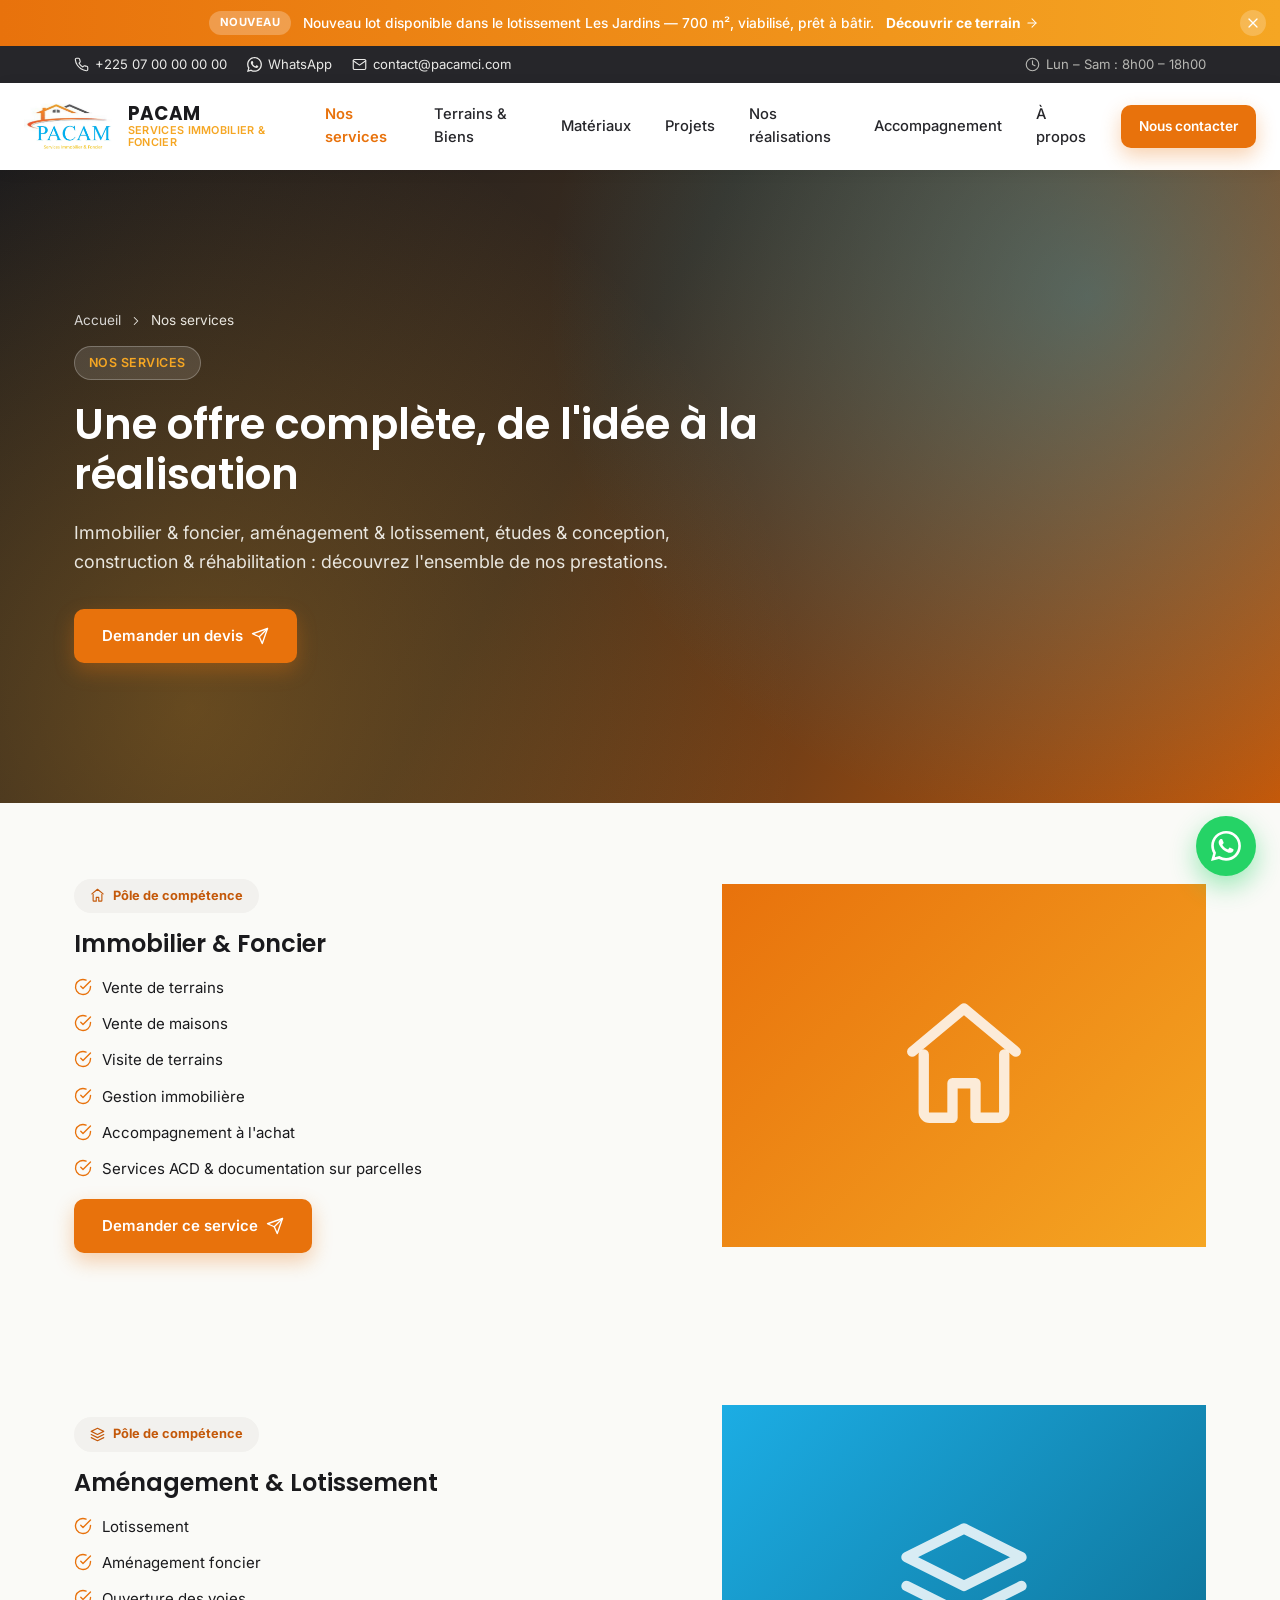
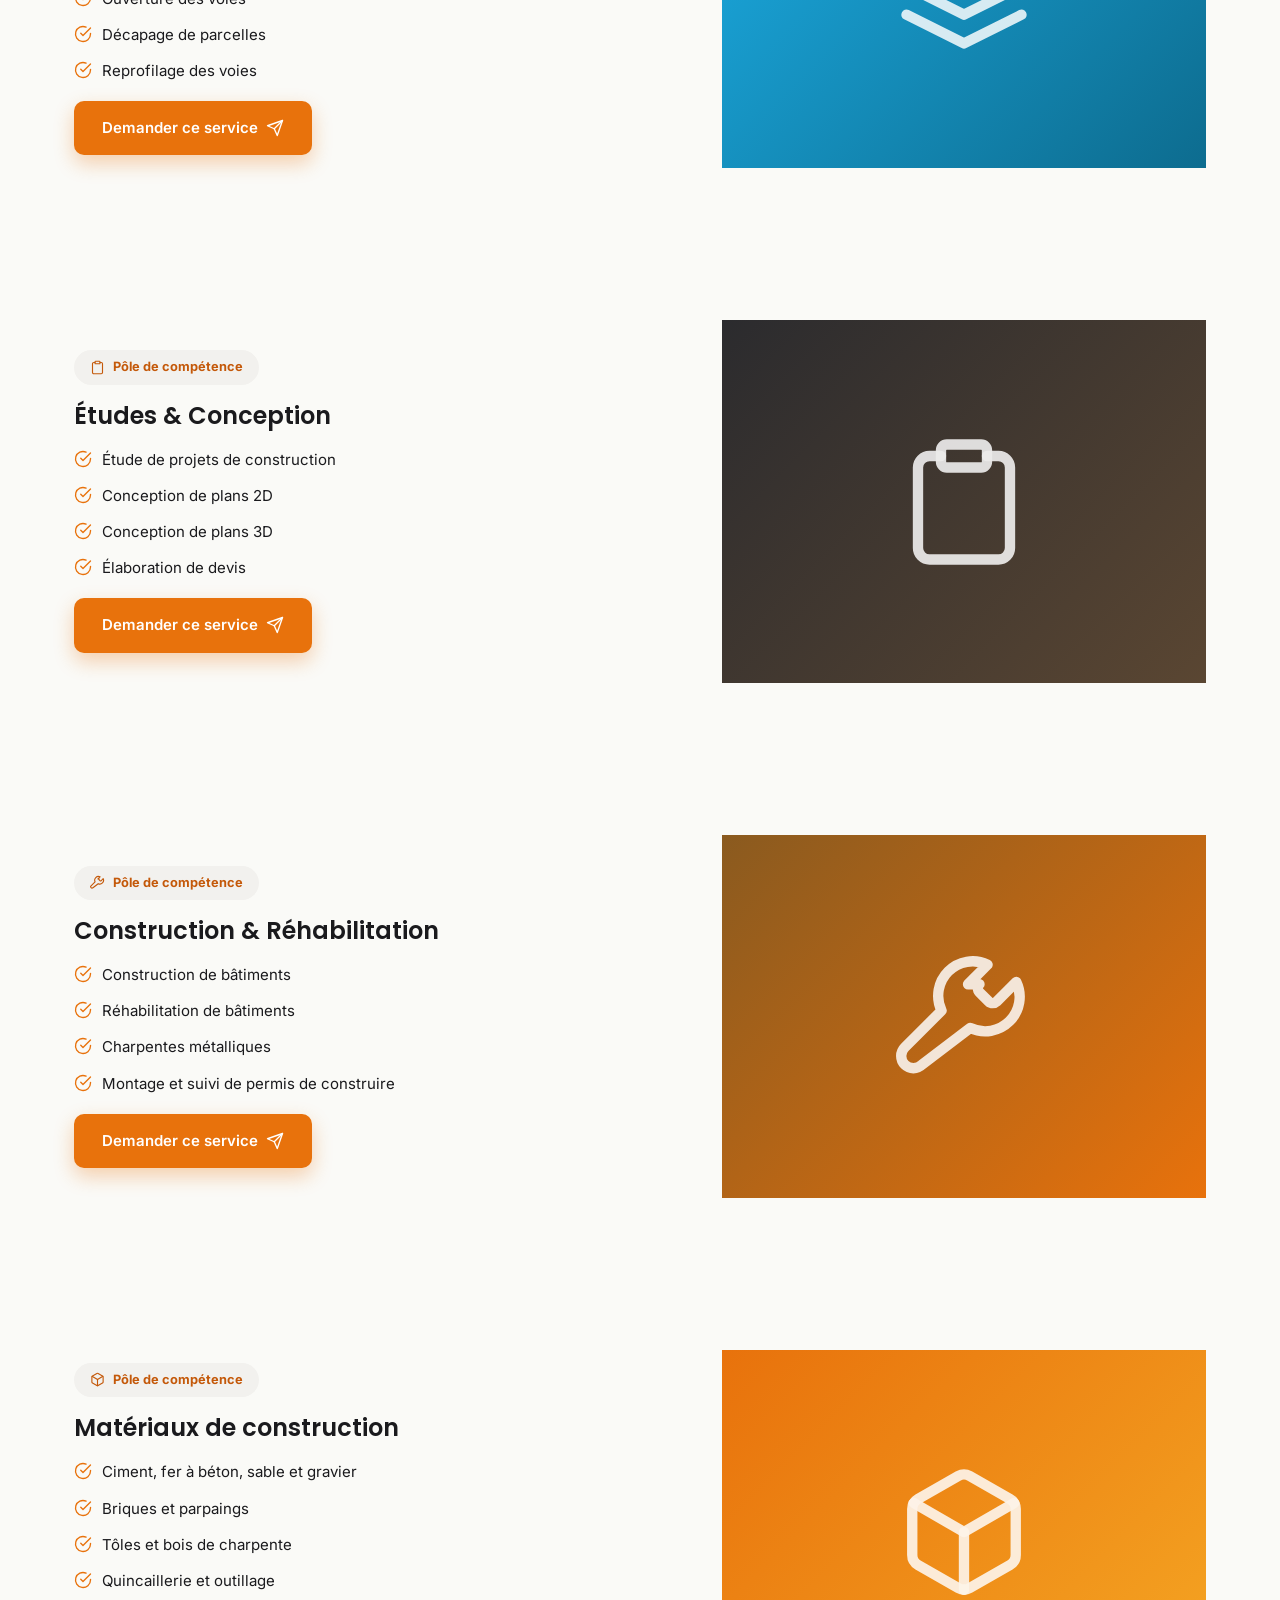
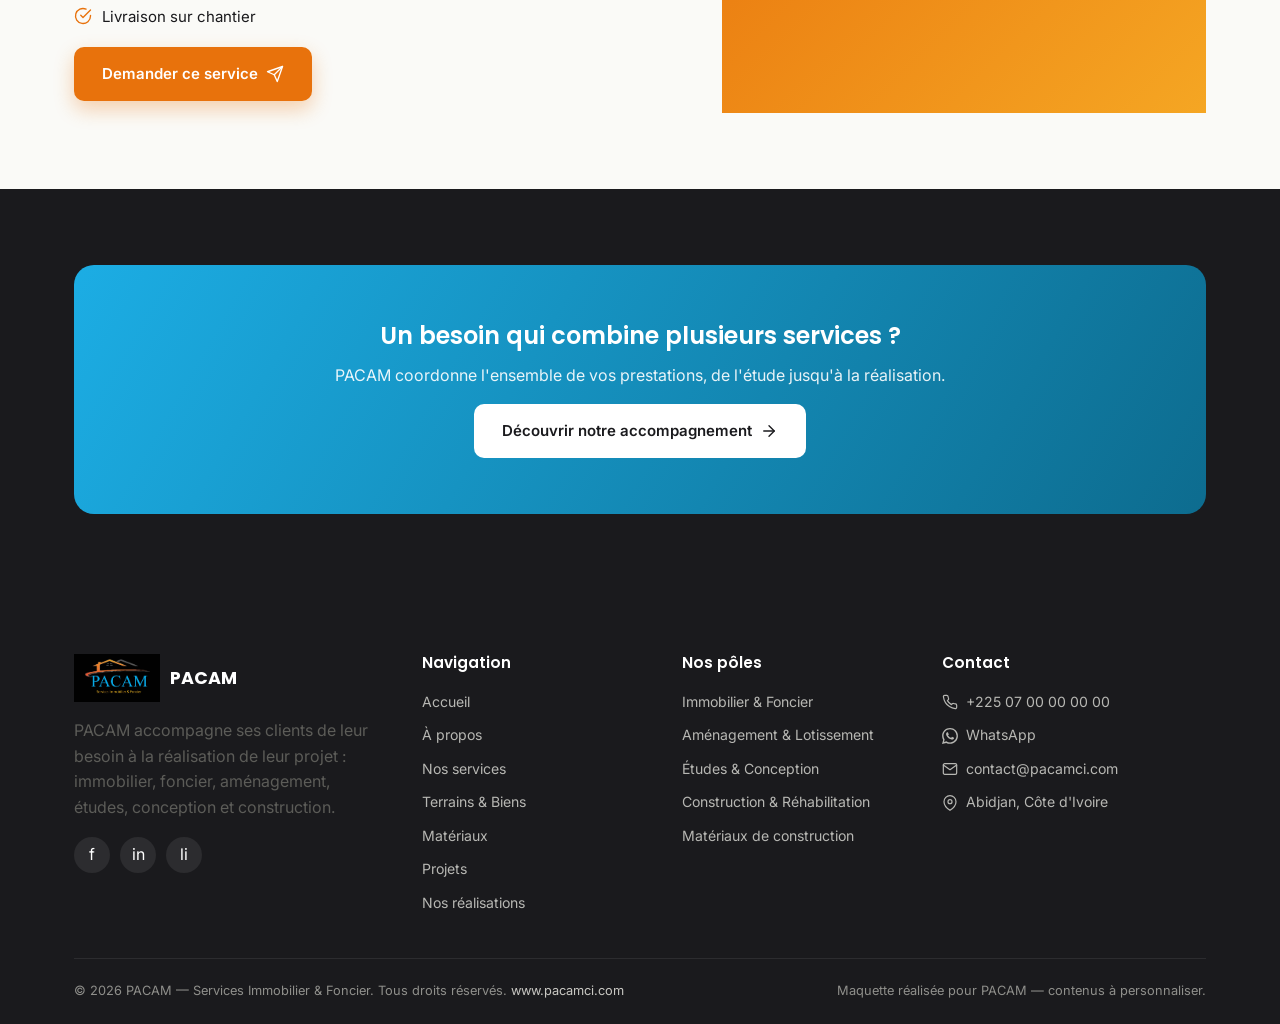
<file: services.html>
<!DOCTYPE html>
<html lang="fr">
<head>
<meta charset="UTF-8">
<meta name="viewport" content="width=device-width, initial-scale=1.0">
<title>Nos services | PACAM — Services Immobilier &amp; Foncier</title>
<meta name="description" content="Immobilier, aménagement, études et construction : découvrez l'ensemble des services PACAM.">
<link rel="canonical" href="https://pacamci.com/services.html">
<meta property="og:site_name" content="PACAM">
<meta property="og:title" content="Nos services | PACAM">
<meta property="og:description" content="Immobilier, aménagement, études et construction : découvrez l'ensemble des services PACAM.">
<meta property="og:url" content="https://pacamci.com/services.html">
<meta property="og:type" content="website">
<meta name="theme-color" content="#E8720C">
<link rel="preconnect" href="https://fonts.googleapis.com">
<link href="https://fonts.googleapis.com/css2?family=Inter:wght@400;500;600;700&family=Poppins:wght@500;600;700&display=swap" rel="stylesheet">
<link rel="stylesheet" href="css/style.css?v=0cec033768">

</head>
<body>

<div class="promo-bar" id="promo-bar" data-promo-id="promo-2026-08-tr0185">
  <a class="promo-bar-link" href="bien-detail.html?ref=TR-0185">
    <span class="promo-bar-badge">Nouveau</span>
    <span class="promo-bar-text">Nouveau lot disponible dans le lotissement Les Jardins — 700 m², viabilisé, prêt à bâtir.</span>
    <span class="promo-bar-cta">Découvrir ce terrain <svg class="icon " width="14" height="14" viewBox="0 0 24 24" fill="none" stroke="currentColor" stroke-width="1.8" stroke-linecap="round" stroke-linejoin="round" aria-hidden="true"><line x1="5" y1="12" x2="19" y2="12"/><polyline points="12 5 19 12 12 19"/></svg></span>
  </a>
  <button class="promo-bar-close" type="button" data-close-promo aria-label="Fermer ce message"><svg class="icon " width="16" height="16" viewBox="0 0 24 24" fill="none" stroke="currentColor" stroke-width="1.8" stroke-linecap="round" stroke-linejoin="round" aria-hidden="true"><line x1="18" y1="6" x2="6" y2="18"/><line x1="6" y1="6" x2="18" y2="18"/></svg></button>
</div>

<div class="topbar">
  <div class="container">
    <div class="topbar-links">
      <a href="tel:+22507000000"><svg class="icon " width="15" height="15" viewBox="0 0 24 24" fill="none" stroke="currentColor" stroke-width="1.8" stroke-linecap="round" stroke-linejoin="round" aria-hidden="true"><path d="M22 16.92v3a2 2 0 0 1-2.18 2 19.79 19.79 0 0 1-8.63-3.07 19.5 19.5 0 0 1-6-6 19.79 19.79 0 0 1-3.07-8.67A2 2 0 0 1 4.11 2h3a2 2 0 0 1 2 1.72c.13.96.36 1.9.7 2.81a2 2 0 0 1-.45 2.11L8.09 9.91a16 16 0 0 0 6 6l1.27-1.27a2 2 0 0 1 2.11-.45c.91.34 1.85.57 2.81.7A2 2 0 0 1 22 16.92z"/></svg> +225 07 00 00 00 00</a>
      <a href="https://wa.me/22507000000" target="_blank" rel="noopener"><svg class="icon " width="15" height="15" viewBox="0 0 24 24" fill="currentColor" aria-hidden="true"><path d="M20.52 3.48A11.86 11.86 0 0 0 12.04 0C5.5 0 .16 5.34.16 11.88c0 2.1.55 4.14 1.6 5.95L0 24l6.33-1.66a11.87 11.87 0 0 0 5.7 1.45h.01c6.54 0 11.88-5.34 11.88-11.88 0-3.17-1.23-6.15-3.4-8.43zM12.04 21.6a9.7 9.7 0 0 1-4.95-1.36l-.35-.21-3.75.98 1-3.66-.23-.38a9.7 9.7 0 0 1-1.49-5.19c0-5.37 4.37-9.74 9.78-9.74 2.61 0 5.07 1.02 6.92 2.87a9.7 9.7 0 0 1 2.86 6.9c0 5.37-4.37 9.79-9.79 9.79zm5.36-7.33c-.29-.15-1.73-.85-2-.95-.27-.1-.46-.15-.66.15-.2.29-.76.95-.93 1.15-.17.19-.34.22-.63.07-.29-.15-1.23-.45-2.34-1.44-.87-.77-1.45-1.72-1.62-2.01-.17-.29-.02-.45.13-.6.13-.13.29-.34.44-.51.15-.17.19-.29.29-.49.1-.19.05-.36-.02-.51-.07-.15-.66-1.59-.9-2.17-.24-.57-.48-.5-.66-.51h-.56c-.19 0-.51.07-.78.36-.27.29-1.02 1-1.02 2.43s1.05 2.82 1.19 3.02c.15.19 2.06 3.15 5 4.42.7.3 1.24.48 1.67.62.7.22 1.34.19 1.84.12.56-.08 1.73-.71 1.98-1.39.24-.68.24-1.27.17-1.39-.07-.12-.26-.19-.55-.34z"/></svg> WhatsApp</a>
      <a href="mailto:contact@pacamci.com"><svg class="icon " width="15" height="15" viewBox="0 0 24 24" fill="none" stroke="currentColor" stroke-width="1.8" stroke-linecap="round" stroke-linejoin="round" aria-hidden="true"><rect x="2" y="4" width="20" height="16" rx="2"/><polyline points="22,6 12,13 2,6"/></svg> contact@pacamci.com</a>
    </div>
    <div class="topbar-hours"><svg class="icon " width="15" height="15" viewBox="0 0 24 24" fill="none" stroke="currentColor" stroke-width="1.8" stroke-linecap="round" stroke-linejoin="round" aria-hidden="true"><circle cx="12" cy="12" r="10"/><polyline points="12 6 12 12 16 14"/></svg> Lun – Sam : 8h00 – 18h00</div>
  </div>
</div>

<header class="site-header">
  <div class="nav-wrap">
    <a class="brand" href="index.html">
      <img src="images/logo-light.jpg" alt="Logo PACAM">
      <span class="brand-text"><span class="name">PACAM</span><span class="tag">Services Immobilier &amp; Foncier</span></span>
    </a>
    <nav class="main-nav">
      <a href="services.html" class="active">Nos services</a>
<a href="terrains-biens.html">Terrains & Biens</a>
<a href="materiaux.html">Matériaux</a>
<a href="projets.html">Projets</a>
<a href="realisations.html">Nos réalisations</a>
<a href="accompagnement.html">Accompagnement</a>
<a href="a-propos.html">À propos</a>
    </nav>
    <div class="header-cta">
      <a class="btn btn-primary btn-sm" href="contact.html">Nous contacter</a>
      <button class="menu-toggle" aria-label="Ouvrir le menu"><svg class="icon " width="26" height="26" viewBox="0 0 24 24" fill="none" stroke="currentColor" stroke-width="1.8" stroke-linecap="round" stroke-linejoin="round" aria-hidden="true"><line x1="3" y1="6" x2="21" y2="6"/><line x1="3" y1="12" x2="21" y2="12"/><line x1="3" y1="18" x2="21" y2="18"/></svg></button>
    </div>
  </div>
</header>

<section class="hero hero-sm">
  <div class="hero-inner">
    <div class="breadcrumb"><a href="index.html">Accueil</a> <svg class="icon " width="14" height="14" viewBox="0 0 24 24" fill="none" stroke="currentColor" stroke-width="1.8" stroke-linecap="round" stroke-linejoin="round" aria-hidden="true"><polyline points="9 18 15 12 9 6"/></svg> <span>Nos services</span></div>
    <span class="eyebrow">Nos services</span>
    <h1>Une offre complète, de l'idée à la réalisation</h1>
    <p class="lead">Immobilier &amp; foncier, aménagement &amp; lotissement, études &amp; conception, construction &amp; réhabilitation : découvrez l'ensemble de nos prestations.</p>
    <div class="hero-actions"><a class="btn btn-primary" href="contact.html">Demander un devis <svg class="icon " width="18" height="18" viewBox="0 0 24 24" fill="none" stroke="currentColor" stroke-width="1.8" stroke-linecap="round" stroke-linejoin="round" aria-hidden="true"><line x1="22" y1="2" x2="11" y2="13"/><polygon points="22 2 15 22 11 13 2 9 22 2"/></svg></a></div>
  </div>
</section>

<main>

<section id="immobilier-foncier">
  <div class="container two-col">
    <div class="reveal">
      <span class="badge-pill"><svg class="icon " width="15" height="15" viewBox="0 0 24 24" fill="none" stroke="currentColor" stroke-width="1.8" stroke-linecap="round" stroke-linejoin="round" aria-hidden="true"><path d="M3 9.5 12 2l9 7.5"/><path d="M5 10v10a1 1 0 0 0 1 1h4v-6h4v6h4a1 1 0 0 0 1-1V10"/></svg> Pôle de compétence</span>
      <h2>Immobilier & Foncier</h2>
      <ul class="check-list">
        <li><svg class="icon " width="18" height="18" viewBox="0 0 24 24" fill="none" stroke="currentColor" stroke-width="1.8" stroke-linecap="round" stroke-linejoin="round" aria-hidden="true"><path d="M22 11.08V12a10 10 0 1 1-5.93-9.14"/><polyline points="22 4 12 14.01 9 11.01"/></svg> Vente de terrains</li><li><svg class="icon " width="18" height="18" viewBox="0 0 24 24" fill="none" stroke="currentColor" stroke-width="1.8" stroke-linecap="round" stroke-linejoin="round" aria-hidden="true"><path d="M22 11.08V12a10 10 0 1 1-5.93-9.14"/><polyline points="22 4 12 14.01 9 11.01"/></svg> Vente de maisons</li><li><svg class="icon " width="18" height="18" viewBox="0 0 24 24" fill="none" stroke="currentColor" stroke-width="1.8" stroke-linecap="round" stroke-linejoin="round" aria-hidden="true"><path d="M22 11.08V12a10 10 0 1 1-5.93-9.14"/><polyline points="22 4 12 14.01 9 11.01"/></svg> Visite de terrains</li><li><svg class="icon " width="18" height="18" viewBox="0 0 24 24" fill="none" stroke="currentColor" stroke-width="1.8" stroke-linecap="round" stroke-linejoin="round" aria-hidden="true"><path d="M22 11.08V12a10 10 0 1 1-5.93-9.14"/><polyline points="22 4 12 14.01 9 11.01"/></svg> Gestion immobilière</li><li><svg class="icon " width="18" height="18" viewBox="0 0 24 24" fill="none" stroke="currentColor" stroke-width="1.8" stroke-linecap="round" stroke-linejoin="round" aria-hidden="true"><path d="M22 11.08V12a10 10 0 1 1-5.93-9.14"/><polyline points="22 4 12 14.01 9 11.01"/></svg> Accompagnement à l'achat</li><li><svg class="icon " width="18" height="18" viewBox="0 0 24 24" fill="none" stroke="currentColor" stroke-width="1.8" stroke-linecap="round" stroke-linejoin="round" aria-hidden="true"><path d="M22 11.08V12a10 10 0 1 1-5.93-9.14"/><polyline points="22 4 12 14.01 9 11.01"/></svg> Services ACD & documentation sur parcelles</li>
      </ul>
      <a class="btn btn-primary" href="contact.html?demande=immobilier-foncier">Demander ce service <svg class="icon " width="18" height="18" viewBox="0 0 24 24" fill="none" stroke="currentColor" stroke-width="1.8" stroke-linecap="round" stroke-linejoin="round" aria-hidden="true"><line x1="22" y1="2" x2="11" y2="13"/><polygon points="22 2 15 22 11 13 2 9 22 2"/></svg></a>
    </div>
    <div class="reveal"><div class="photo g1"><svg class="icon " width="64" height="64" viewBox="0 0 24 24" fill="none" stroke="currentColor" stroke-width="1.8" stroke-linecap="round" stroke-linejoin="round" aria-hidden="true"><path d="M3 9.5 12 2l9 7.5"/><path d="M5 10v10a1 1 0 0 0 1 1h4v-6h4v6h4a1 1 0 0 0 1-1V10"/></svg></div></div>
  </div>
</section>

<section id="amenagement-lotissement">
  <div class="container two-col">
    <div class="reveal">
      <span class="badge-pill"><svg class="icon " width="15" height="15" viewBox="0 0 24 24" fill="none" stroke="currentColor" stroke-width="1.8" stroke-linecap="round" stroke-linejoin="round" aria-hidden="true"><polygon points="12 2 2 7 12 12 22 7 12 2"/><polyline points="2 17 12 22 22 17"/><polyline points="2 12 12 17 22 12"/></svg> Pôle de compétence</span>
      <h2>Aménagement & Lotissement</h2>
      <ul class="check-list">
        <li><svg class="icon " width="18" height="18" viewBox="0 0 24 24" fill="none" stroke="currentColor" stroke-width="1.8" stroke-linecap="round" stroke-linejoin="round" aria-hidden="true"><path d="M22 11.08V12a10 10 0 1 1-5.93-9.14"/><polyline points="22 4 12 14.01 9 11.01"/></svg> Lotissement</li><li><svg class="icon " width="18" height="18" viewBox="0 0 24 24" fill="none" stroke="currentColor" stroke-width="1.8" stroke-linecap="round" stroke-linejoin="round" aria-hidden="true"><path d="M22 11.08V12a10 10 0 1 1-5.93-9.14"/><polyline points="22 4 12 14.01 9 11.01"/></svg> Aménagement foncier</li><li><svg class="icon " width="18" height="18" viewBox="0 0 24 24" fill="none" stroke="currentColor" stroke-width="1.8" stroke-linecap="round" stroke-linejoin="round" aria-hidden="true"><path d="M22 11.08V12a10 10 0 1 1-5.93-9.14"/><polyline points="22 4 12 14.01 9 11.01"/></svg> Ouverture des voies</li><li><svg class="icon " width="18" height="18" viewBox="0 0 24 24" fill="none" stroke="currentColor" stroke-width="1.8" stroke-linecap="round" stroke-linejoin="round" aria-hidden="true"><path d="M22 11.08V12a10 10 0 1 1-5.93-9.14"/><polyline points="22 4 12 14.01 9 11.01"/></svg> Décapage de parcelles</li><li><svg class="icon " width="18" height="18" viewBox="0 0 24 24" fill="none" stroke="currentColor" stroke-width="1.8" stroke-linecap="round" stroke-linejoin="round" aria-hidden="true"><path d="M22 11.08V12a10 10 0 1 1-5.93-9.14"/><polyline points="22 4 12 14.01 9 11.01"/></svg> Reprofilage des voies</li>
      </ul>
      <a class="btn btn-primary" href="contact.html?demande=amenagement-lotissement">Demander ce service <svg class="icon " width="18" height="18" viewBox="0 0 24 24" fill="none" stroke="currentColor" stroke-width="1.8" stroke-linecap="round" stroke-linejoin="round" aria-hidden="true"><line x1="22" y1="2" x2="11" y2="13"/><polygon points="22 2 15 22 11 13 2 9 22 2"/></svg></a>
    </div>
    <div class="reveal"><div class="photo g2"><svg class="icon " width="64" height="64" viewBox="0 0 24 24" fill="none" stroke="currentColor" stroke-width="1.8" stroke-linecap="round" stroke-linejoin="round" aria-hidden="true"><polygon points="12 2 2 7 12 12 22 7 12 2"/><polyline points="2 17 12 22 22 17"/><polyline points="2 12 12 17 22 12"/></svg></div></div>
  </div>
</section>

<section id="etudes-conception">
  <div class="container two-col">
    <div class="reveal">
      <span class="badge-pill"><svg class="icon " width="15" height="15" viewBox="0 0 24 24" fill="none" stroke="currentColor" stroke-width="1.8" stroke-linecap="round" stroke-linejoin="round" aria-hidden="true"><rect x="8" y="2" width="8" height="4" rx="1"/><path d="M16 4h2a2 2 0 0 1 2 2v14a2 2 0 0 1-2 2H6a2 2 0 0 1-2-2V6a2 2 0 0 1 2-2h2"/></svg> Pôle de compétence</span>
      <h2>Études & Conception</h2>
      <ul class="check-list">
        <li><svg class="icon " width="18" height="18" viewBox="0 0 24 24" fill="none" stroke="currentColor" stroke-width="1.8" stroke-linecap="round" stroke-linejoin="round" aria-hidden="true"><path d="M22 11.08V12a10 10 0 1 1-5.93-9.14"/><polyline points="22 4 12 14.01 9 11.01"/></svg> Étude de projets de construction</li><li><svg class="icon " width="18" height="18" viewBox="0 0 24 24" fill="none" stroke="currentColor" stroke-width="1.8" stroke-linecap="round" stroke-linejoin="round" aria-hidden="true"><path d="M22 11.08V12a10 10 0 1 1-5.93-9.14"/><polyline points="22 4 12 14.01 9 11.01"/></svg> Conception de plans 2D</li><li><svg class="icon " width="18" height="18" viewBox="0 0 24 24" fill="none" stroke="currentColor" stroke-width="1.8" stroke-linecap="round" stroke-linejoin="round" aria-hidden="true"><path d="M22 11.08V12a10 10 0 1 1-5.93-9.14"/><polyline points="22 4 12 14.01 9 11.01"/></svg> Conception de plans 3D</li><li><svg class="icon " width="18" height="18" viewBox="0 0 24 24" fill="none" stroke="currentColor" stroke-width="1.8" stroke-linecap="round" stroke-linejoin="round" aria-hidden="true"><path d="M22 11.08V12a10 10 0 1 1-5.93-9.14"/><polyline points="22 4 12 14.01 9 11.01"/></svg> Élaboration de devis</li>
      </ul>
      <a class="btn btn-primary" href="contact.html?demande=etudes-conception">Demander ce service <svg class="icon " width="18" height="18" viewBox="0 0 24 24" fill="none" stroke="currentColor" stroke-width="1.8" stroke-linecap="round" stroke-linejoin="round" aria-hidden="true"><line x1="22" y1="2" x2="11" y2="13"/><polygon points="22 2 15 22 11 13 2 9 22 2"/></svg></a>
    </div>
    <div class="reveal"><div class="photo g3"><svg class="icon " width="64" height="64" viewBox="0 0 24 24" fill="none" stroke="currentColor" stroke-width="1.8" stroke-linecap="round" stroke-linejoin="round" aria-hidden="true"><rect x="8" y="2" width="8" height="4" rx="1"/><path d="M16 4h2a2 2 0 0 1 2 2v14a2 2 0 0 1-2 2H6a2 2 0 0 1-2-2V6a2 2 0 0 1 2-2h2"/></svg></div></div>
  </div>
</section>

<section id="construction-rehabilitation">
  <div class="container two-col">
    <div class="reveal">
      <span class="badge-pill"><svg class="icon " width="15" height="15" viewBox="0 0 24 24" fill="none" stroke="currentColor" stroke-width="1.8" stroke-linecap="round" stroke-linejoin="round" aria-hidden="true"><path d="M14.7 6.3a1 1 0 0 0 0 1.4l1.6 1.6a1 1 0 0 0 1.4 0l3.4-3.4a6 6 0 0 1-8 8L4.7 20.3a2.1 2.1 0 0 1-3-3L8.1 10.9a6 6 0 0 1 8-8l-3.4 3.4z"/></svg> Pôle de compétence</span>
      <h2>Construction & Réhabilitation</h2>
      <ul class="check-list">
        <li><svg class="icon " width="18" height="18" viewBox="0 0 24 24" fill="none" stroke="currentColor" stroke-width="1.8" stroke-linecap="round" stroke-linejoin="round" aria-hidden="true"><path d="M22 11.08V12a10 10 0 1 1-5.93-9.14"/><polyline points="22 4 12 14.01 9 11.01"/></svg> Construction de bâtiments</li><li><svg class="icon " width="18" height="18" viewBox="0 0 24 24" fill="none" stroke="currentColor" stroke-width="1.8" stroke-linecap="round" stroke-linejoin="round" aria-hidden="true"><path d="M22 11.08V12a10 10 0 1 1-5.93-9.14"/><polyline points="22 4 12 14.01 9 11.01"/></svg> Réhabilitation de bâtiments</li><li><svg class="icon " width="18" height="18" viewBox="0 0 24 24" fill="none" stroke="currentColor" stroke-width="1.8" stroke-linecap="round" stroke-linejoin="round" aria-hidden="true"><path d="M22 11.08V12a10 10 0 1 1-5.93-9.14"/><polyline points="22 4 12 14.01 9 11.01"/></svg> Charpentes métalliques</li><li><svg class="icon " width="18" height="18" viewBox="0 0 24 24" fill="none" stroke="currentColor" stroke-width="1.8" stroke-linecap="round" stroke-linejoin="round" aria-hidden="true"><path d="M22 11.08V12a10 10 0 1 1-5.93-9.14"/><polyline points="22 4 12 14.01 9 11.01"/></svg> Montage et suivi de permis de construire</li>
      </ul>
      <a class="btn btn-primary" href="contact.html?demande=construction-rehabilitation">Demander ce service <svg class="icon " width="18" height="18" viewBox="0 0 24 24" fill="none" stroke="currentColor" stroke-width="1.8" stroke-linecap="round" stroke-linejoin="round" aria-hidden="true"><line x1="22" y1="2" x2="11" y2="13"/><polygon points="22 2 15 22 11 13 2 9 22 2"/></svg></a>
    </div>
    <div class="reveal"><div class="photo g4"><svg class="icon " width="64" height="64" viewBox="0 0 24 24" fill="none" stroke="currentColor" stroke-width="1.8" stroke-linecap="round" stroke-linejoin="round" aria-hidden="true"><path d="M14.7 6.3a1 1 0 0 0 0 1.4l1.6 1.6a1 1 0 0 0 1.4 0l3.4-3.4a6 6 0 0 1-8 8L4.7 20.3a2.1 2.1 0 0 1-3-3L8.1 10.9a6 6 0 0 1 8-8l-3.4 3.4z"/></svg></div></div>
  </div>
</section>

<section id="materiaux-construction">
  <div class="container two-col">
    <div class="reveal">
      <span class="badge-pill"><svg class="icon " width="15" height="15" viewBox="0 0 24 24" fill="none" stroke="currentColor" stroke-width="1.8" stroke-linecap="round" stroke-linejoin="round" aria-hidden="true"><path d="M21 8a2 2 0 0 0-1-1.73l-7-4a2 2 0 0 0-2 0l-7 4A2 2 0 0 0 3 8v8a2 2 0 0 0 1 1.73l7 4a2 2 0 0 0 2 0l7-4a2 2 0 0 0 1-1.73z"/><polyline points="3.27 6.96 12 12.01 20.73 6.96"/><line x1="12" y1="22.08" x2="12" y2="12"/></svg> Pôle de compétence</span>
      <h2>Matériaux de construction</h2>
      <ul class="check-list">
        <li><svg class="icon " width="18" height="18" viewBox="0 0 24 24" fill="none" stroke="currentColor" stroke-width="1.8" stroke-linecap="round" stroke-linejoin="round" aria-hidden="true"><path d="M22 11.08V12a10 10 0 1 1-5.93-9.14"/><polyline points="22 4 12 14.01 9 11.01"/></svg> Ciment, fer à béton, sable et gravier</li><li><svg class="icon " width="18" height="18" viewBox="0 0 24 24" fill="none" stroke="currentColor" stroke-width="1.8" stroke-linecap="round" stroke-linejoin="round" aria-hidden="true"><path d="M22 11.08V12a10 10 0 1 1-5.93-9.14"/><polyline points="22 4 12 14.01 9 11.01"/></svg> Briques et parpaings</li><li><svg class="icon " width="18" height="18" viewBox="0 0 24 24" fill="none" stroke="currentColor" stroke-width="1.8" stroke-linecap="round" stroke-linejoin="round" aria-hidden="true"><path d="M22 11.08V12a10 10 0 1 1-5.93-9.14"/><polyline points="22 4 12 14.01 9 11.01"/></svg> Tôles et bois de charpente</li><li><svg class="icon " width="18" height="18" viewBox="0 0 24 24" fill="none" stroke="currentColor" stroke-width="1.8" stroke-linecap="round" stroke-linejoin="round" aria-hidden="true"><path d="M22 11.08V12a10 10 0 1 1-5.93-9.14"/><polyline points="22 4 12 14.01 9 11.01"/></svg> Quincaillerie et outillage</li><li><svg class="icon " width="18" height="18" viewBox="0 0 24 24" fill="none" stroke="currentColor" stroke-width="1.8" stroke-linecap="round" stroke-linejoin="round" aria-hidden="true"><path d="M22 11.08V12a10 10 0 1 1-5.93-9.14"/><polyline points="22 4 12 14.01 9 11.01"/></svg> Livraison sur chantier</li>
      </ul>
      <a class="btn btn-primary" href="contact.html?demande=materiaux-construction">Demander ce service <svg class="icon " width="18" height="18" viewBox="0 0 24 24" fill="none" stroke="currentColor" stroke-width="1.8" stroke-linecap="round" stroke-linejoin="round" aria-hidden="true"><line x1="22" y1="2" x2="11" y2="13"/><polygon points="22 2 15 22 11 13 2 9 22 2"/></svg></a>
    </div>
    <div class="reveal"><div class="photo g1"><svg class="icon " width="64" height="64" viewBox="0 0 24 24" fill="none" stroke="currentColor" stroke-width="1.8" stroke-linecap="round" stroke-linejoin="round" aria-hidden="true"><path d="M21 8a2 2 0 0 0-1-1.73l-7-4a2 2 0 0 0-2 0l-7 4A2 2 0 0 0 3 8v8a2 2 0 0 0 1 1.73l7 4a2 2 0 0 0 2 0l7-4a2 2 0 0 0 1-1.73z"/><polyline points="3.27 6.96 12 12.01 20.73 6.96"/><line x1="12" y1="22.08" x2="12" y2="12"/></svg></div></div>
  </div>
</section>
<section class="bg-dark">
  <div class="container">
    <div class="cta-band reveal" style="background:linear-gradient(120deg,var(--sky),#0d6c8f);">
      <h2>Un besoin qui combine plusieurs services ?</h2>
      <p>PACAM coordonne l'ensemble de vos prestations, de l'étude jusqu'à la réalisation.</p>
      <div class="hero-actions">
        <a class="btn btn-light" href="accompagnement.html">Découvrir notre accompagnement <svg class="icon " width="18" height="18" viewBox="0 0 24 24" fill="none" stroke="currentColor" stroke-width="1.8" stroke-linecap="round" stroke-linejoin="round" aria-hidden="true"><line x1="5" y1="12" x2="19" y2="12"/><polyline points="12 5 19 12 12 19"/></svg></a>
      </div>
    </div>
  </div>
</section>

</main>

<footer class="site-footer">
  <div class="container">
    <div class="footer-grid">
      <div>
        <div class="footer-brand">
          <img src="images/logo-dark.jpg" alt="Logo PACAM">
          <span class="name">PACAM</span>
        </div>
        <p>PACAM accompagne ses clients de leur besoin à la réalisation de leur projet : immobilier, foncier, aménagement, études, conception et construction.</p>
        <div class="socials">
          <a href="#" aria-label="Facebook">f</a>
          <a href="#" aria-label="Instagram">in</a>
          <a href="#" aria-label="LinkedIn">li</a>
        </div>
      </div>
      <div>
        <h4>Navigation</h4>
        <ul>
          <li><a href="index.html">Accueil</a></li>
          <li><a href="a-propos.html">À propos</a></li>
          <li><a href="services.html">Nos services</a></li>
          <li><a href="terrains-biens.html">Terrains &amp; Biens</a></li>
          <li><a href="materiaux.html">Matériaux</a></li>
          <li><a href="projets.html">Projets</a></li>
          <li><a href="realisations.html">Nos réalisations</a></li>
        </ul>
      </div>
      <div>
        <h4>Nos pôles</h4>
        <ul>
          <li><a href="services.html#immobilier-foncier">Immobilier &amp; Foncier</a></li>
          <li><a href="services.html#amenagement-lotissement">Aménagement &amp; Lotissement</a></li>
          <li><a href="services.html#etudes-conception">Études &amp; Conception</a></li>
          <li><a href="services.html#construction-rehabilitation">Construction &amp; Réhabilitation</a></li>
          <li><a href="services.html#materiaux-construction">Matériaux de construction</a></li>
        </ul>
      </div>
      <div>
        <h4>Contact</h4>
        <ul>
          <li><a href="tel:+22507000000"><svg class="icon " width="16" height="16" viewBox="0 0 24 24" fill="none" stroke="currentColor" stroke-width="1.8" stroke-linecap="round" stroke-linejoin="round" aria-hidden="true"><path d="M22 16.92v3a2 2 0 0 1-2.18 2 19.79 19.79 0 0 1-8.63-3.07 19.5 19.5 0 0 1-6-6 19.79 19.79 0 0 1-3.07-8.67A2 2 0 0 1 4.11 2h3a2 2 0 0 1 2 1.72c.13.96.36 1.9.7 2.81a2 2 0 0 1-.45 2.11L8.09 9.91a16 16 0 0 0 6 6l1.27-1.27a2 2 0 0 1 2.11-.45c.91.34 1.85.57 2.81.7A2 2 0 0 1 22 16.92z"/></svg> +225 07 00 00 00 00</a></li>
          <li><a href="https://wa.me/22507000000" target="_blank" rel="noopener"><svg class="icon " width="16" height="16" viewBox="0 0 24 24" fill="currentColor" aria-hidden="true"><path d="M20.52 3.48A11.86 11.86 0 0 0 12.04 0C5.5 0 .16 5.34.16 11.88c0 2.1.55 4.14 1.6 5.95L0 24l6.33-1.66a11.87 11.87 0 0 0 5.7 1.45h.01c6.54 0 11.88-5.34 11.88-11.88 0-3.17-1.23-6.15-3.4-8.43zM12.04 21.6a9.7 9.7 0 0 1-4.95-1.36l-.35-.21-3.75.98 1-3.66-.23-.38a9.7 9.7 0 0 1-1.49-5.19c0-5.37 4.37-9.74 9.78-9.74 2.61 0 5.07 1.02 6.92 2.87a9.7 9.7 0 0 1 2.86 6.9c0 5.37-4.37 9.79-9.79 9.79zm5.36-7.33c-.29-.15-1.73-.85-2-.95-.27-.1-.46-.15-.66.15-.2.29-.76.95-.93 1.15-.17.19-.34.22-.63.07-.29-.15-1.23-.45-2.34-1.44-.87-.77-1.45-1.72-1.62-2.01-.17-.29-.02-.45.13-.6.13-.13.29-.34.44-.51.15-.17.19-.29.29-.49.1-.19.05-.36-.02-.51-.07-.15-.66-1.59-.9-2.17-.24-.57-.48-.5-.66-.51h-.56c-.19 0-.51.07-.78.36-.27.29-1.02 1-1.02 2.43s1.05 2.82 1.19 3.02c.15.19 2.06 3.15 5 4.42.7.3 1.24.48 1.67.62.7.22 1.34.19 1.84.12.56-.08 1.73-.71 1.98-1.39.24-.68.24-1.27.17-1.39-.07-.12-.26-.19-.55-.34z"/></svg> WhatsApp</a></li>
          <li><a href="mailto:contact@pacamci.com"><svg class="icon " width="16" height="16" viewBox="0 0 24 24" fill="none" stroke="currentColor" stroke-width="1.8" stroke-linecap="round" stroke-linejoin="round" aria-hidden="true"><rect x="2" y="4" width="20" height="16" rx="2"/><polyline points="22,6 12,13 2,6"/></svg> contact@pacamci.com</a></li>
          <li><a href="contact.html"><svg class="icon " width="16" height="16" viewBox="0 0 24 24" fill="none" stroke="currentColor" stroke-width="1.8" stroke-linecap="round" stroke-linejoin="round" aria-hidden="true"><path d="M21 10c0 7-9 13-9 13s-9-6-9-13a9 9 0 0 1 18 0z"/><circle cx="12" cy="10" r="3"/></svg> Abidjan, Côte d'Ivoire</a></li>
        </ul>
      </div>
    </div>
    <div class="footer-bottom">
      <span>© 2026 PACAM — Services Immobilier &amp; Foncier. Tous droits réservés. <a href="https://pacamci.com/" style="color:#c9c8c3;">www.pacamci.com</a></span>
      <span>Maquette réalisée pour PACAM — contenus à personnaliser.</span>
    </div>
  </div>
</footer>

<a class="wa-float" href="https://wa.me/22507000000" target="_blank" rel="noopener" aria-label="Contacter PACAM sur WhatsApp"><svg class="icon " width="30" height="30" viewBox="0 0 24 24" fill="currentColor" aria-hidden="true"><path d="M20.52 3.48A11.86 11.86 0 0 0 12.04 0C5.5 0 .16 5.34.16 11.88c0 2.1.55 4.14 1.6 5.95L0 24l6.33-1.66a11.87 11.87 0 0 0 5.7 1.45h.01c6.54 0 11.88-5.34 11.88-11.88 0-3.17-1.23-6.15-3.4-8.43zM12.04 21.6a9.7 9.7 0 0 1-4.95-1.36l-.35-.21-3.75.98 1-3.66-.23-.38a9.7 9.7 0 0 1-1.49-5.19c0-5.37 4.37-9.74 9.78-9.74 2.61 0 5.07 1.02 6.92 2.87a9.7 9.7 0 0 1 2.86 6.9c0 5.37-4.37 9.79-9.79 9.79zm5.36-7.33c-.29-.15-1.73-.85-2-.95-.27-.1-.46-.15-.66.15-.2.29-.76.95-.93 1.15-.17.19-.34.22-.63.07-.29-.15-1.23-.45-2.34-1.44-.87-.77-1.45-1.72-1.62-2.01-.17-.29-.02-.45.13-.6.13-.13.29-.34.44-.51.15-.17.19-.29.29-.49.1-.19.05-.36-.02-.51-.07-.15-.66-1.59-.9-2.17-.24-.57-.48-.5-.66-.51h-.56c-.19 0-.51.07-.78.36-.27.29-1.02 1-1.02 2.43s1.05 2.82 1.19 3.02c.15.19 2.06 3.15 5 4.42.7.3 1.24.48 1.67.62.7.22 1.34.19 1.84.12.56-.08 1.73-.71 1.98-1.39.24-.68.24-1.27.17-1.39-.07-.12-.26-.19-.55-.34z"/></svg></a>

<div class="toast"><svg class="icon " width="18" height="18" viewBox="0 0 24 24" fill="none" stroke="currentColor" stroke-width="1.8" stroke-linecap="round" stroke-linejoin="round" aria-hidden="true"><path d="M22 11.08V12a10 10 0 1 1-5.93-9.14"/><polyline points="22 4 12 14.01 9 11.01"/></svg><span></span></div>

<script src="js/script.js?v=a1f0dee6f3"></script>
</body>
</html>
</file>
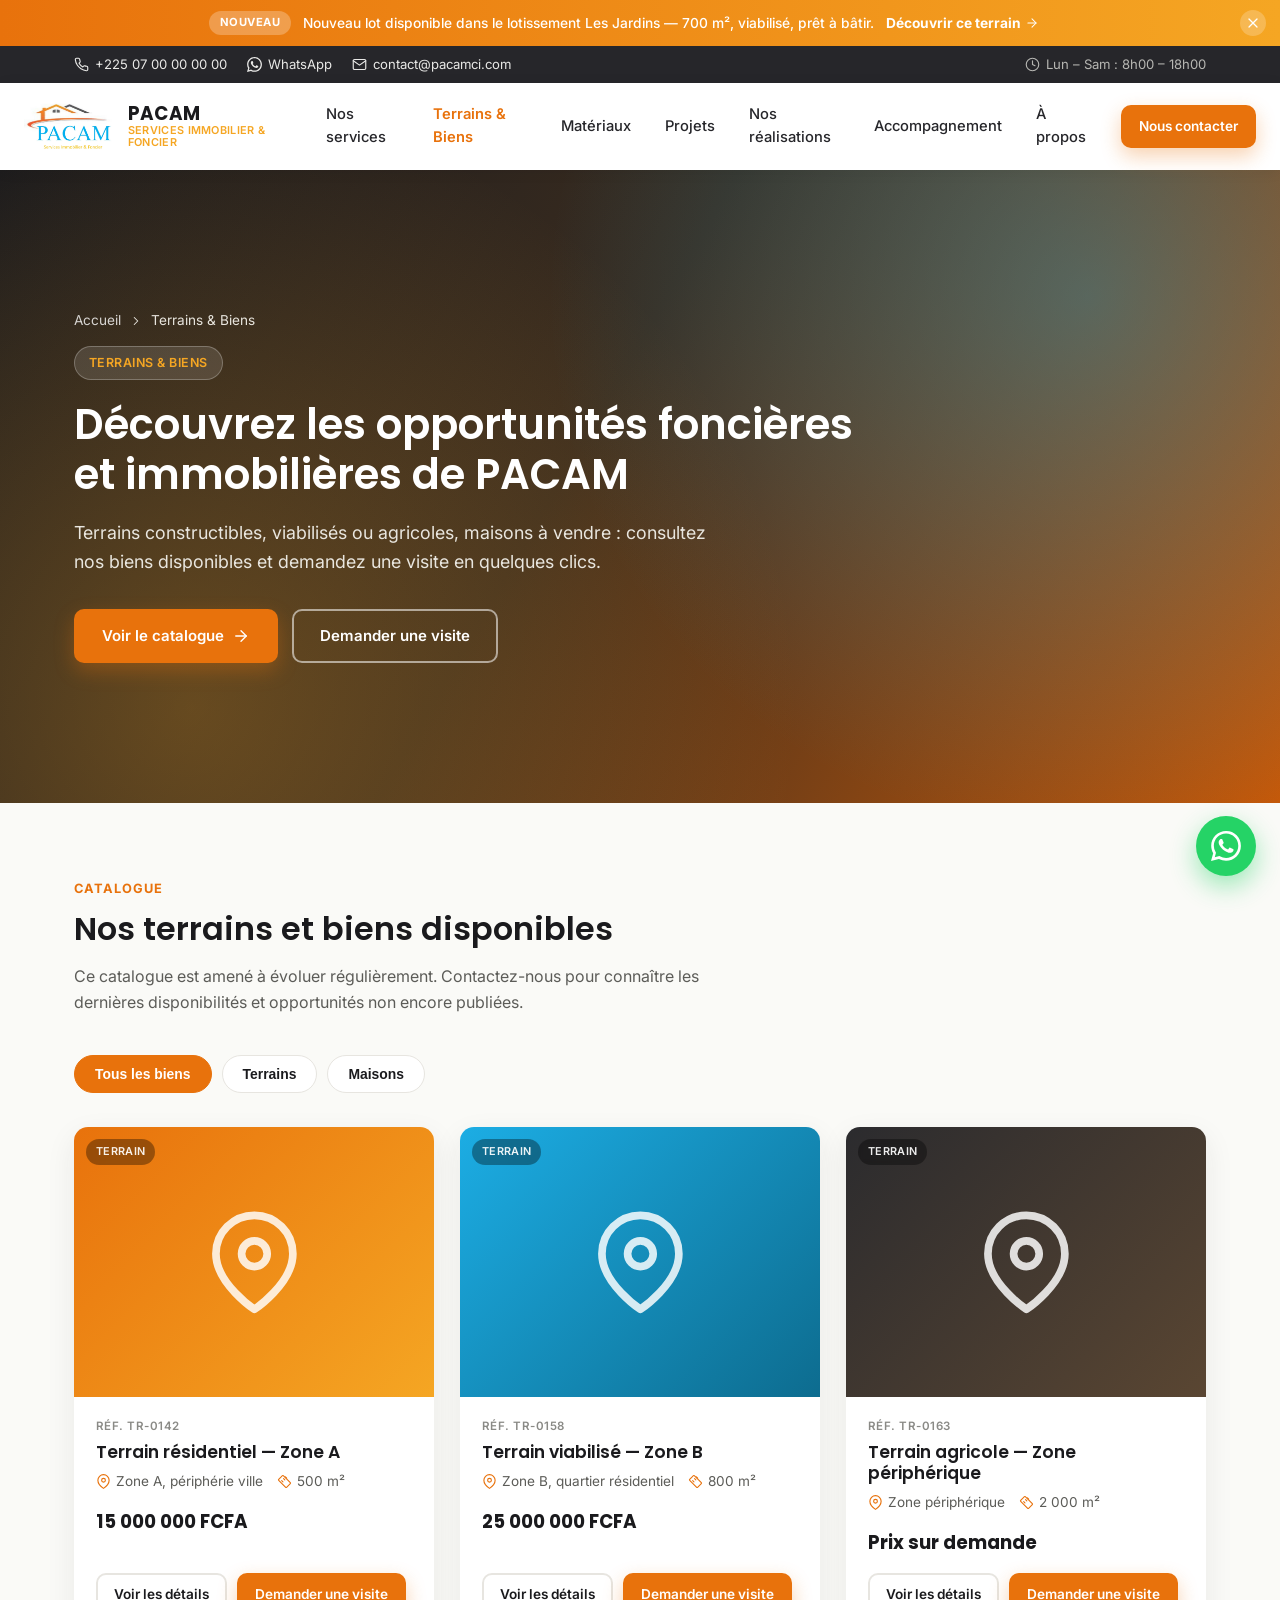
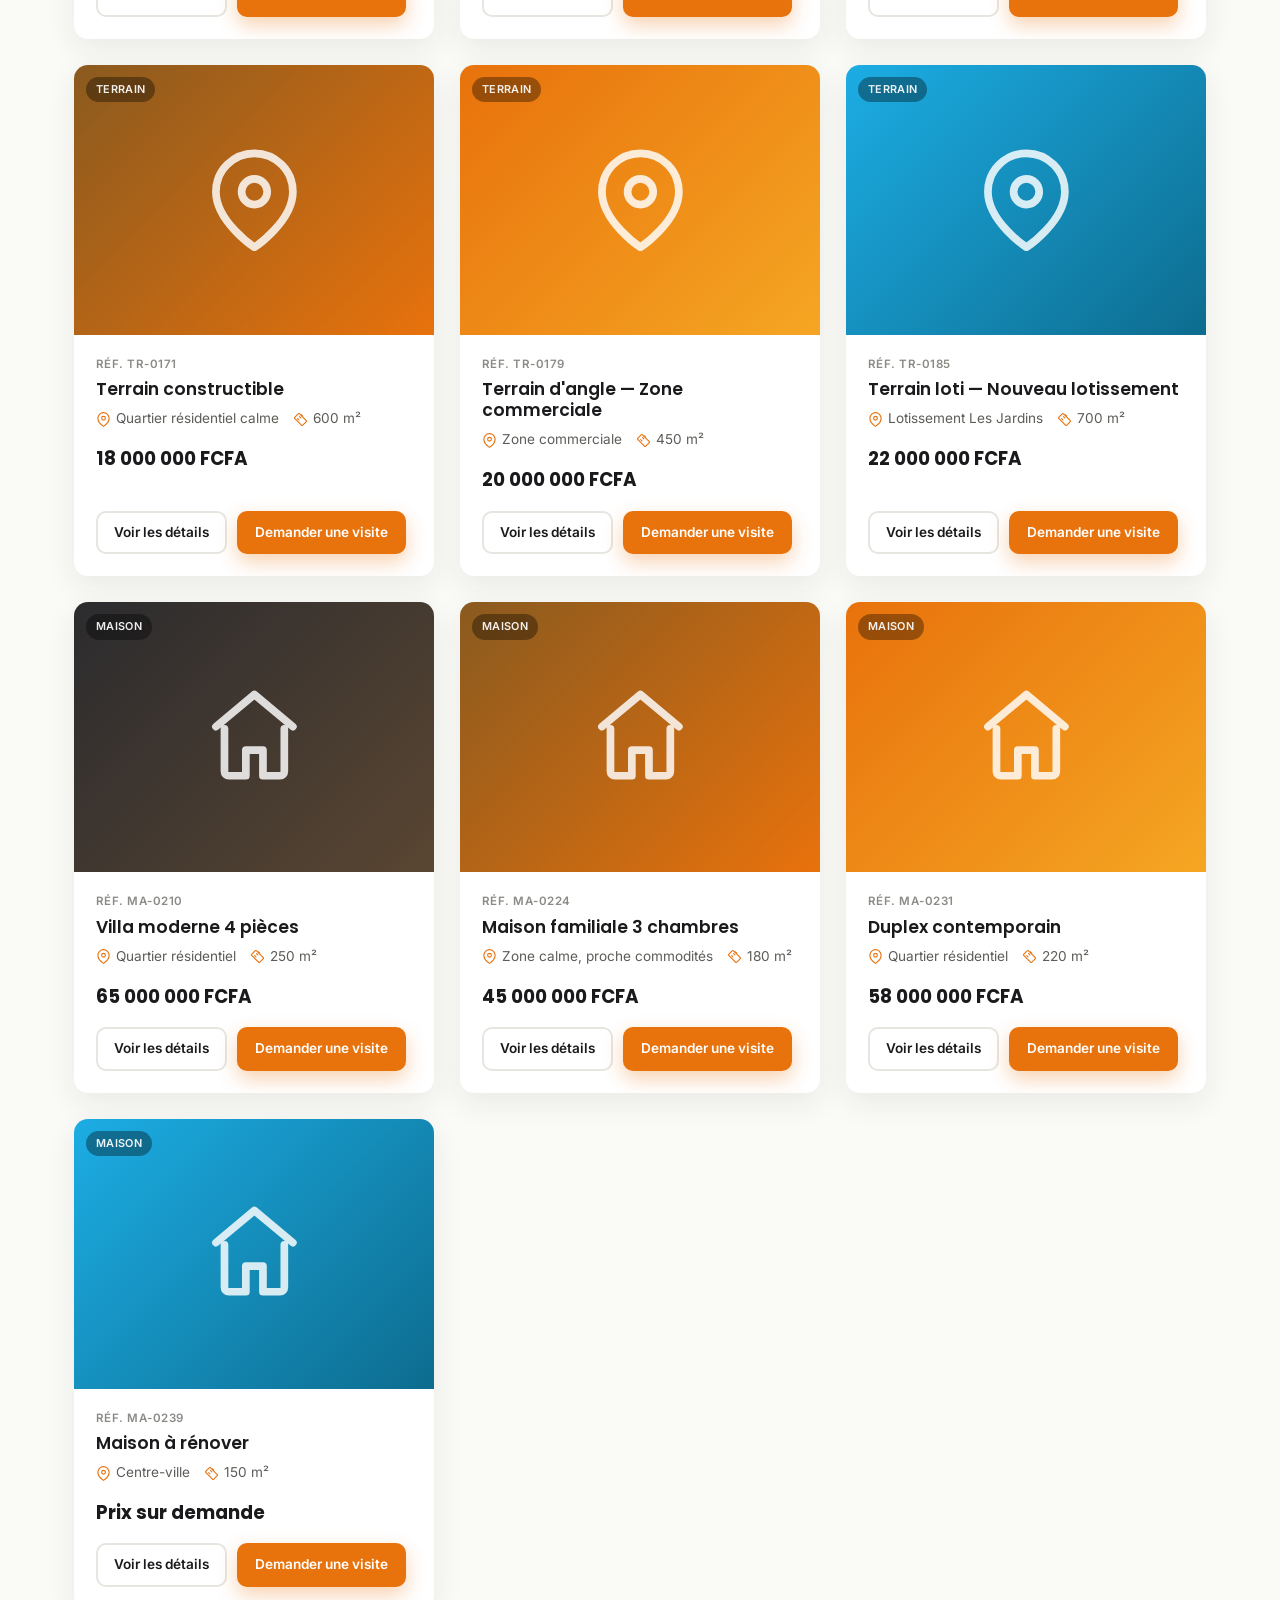
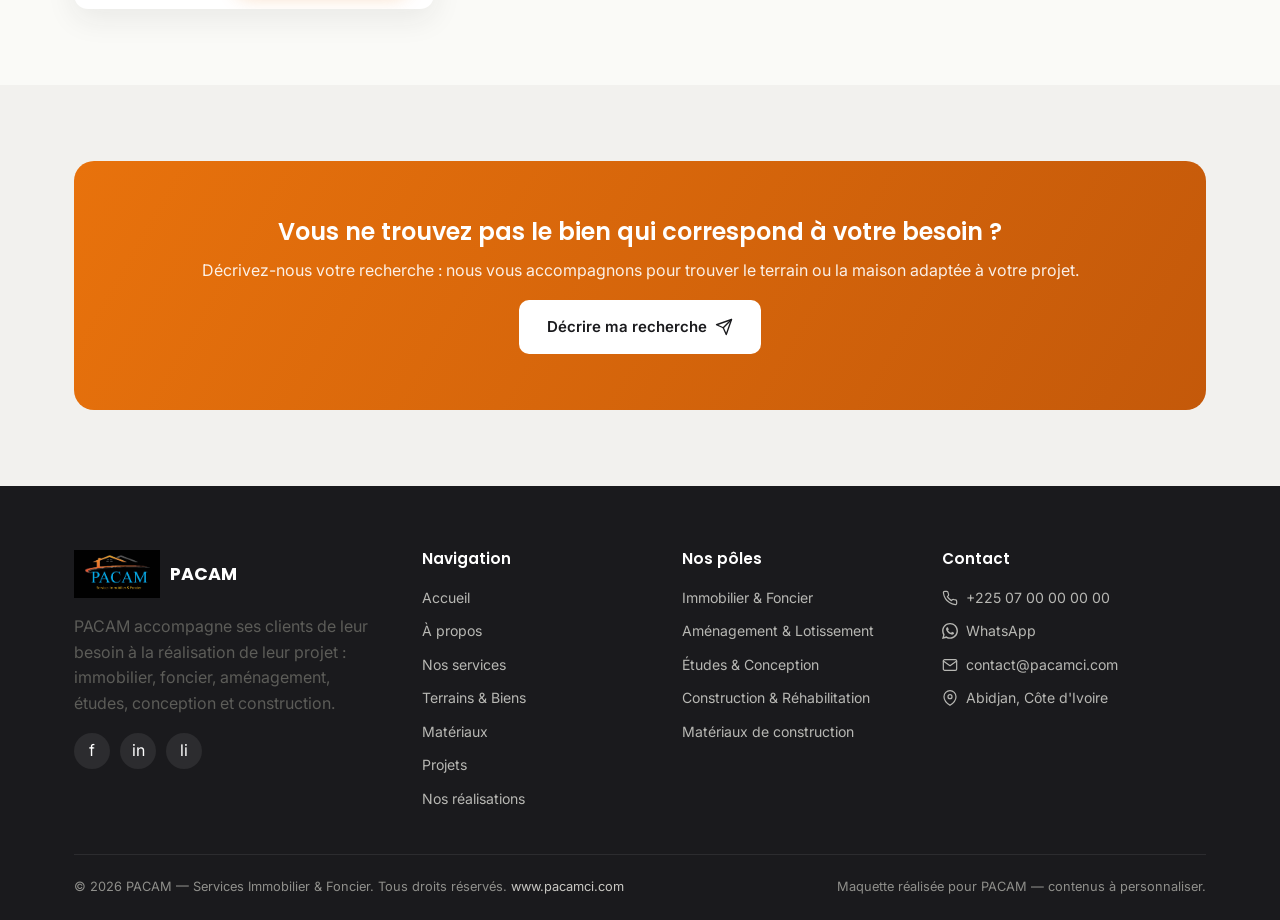
<file: terrains-biens.html>
<!DOCTYPE html>
<html lang="fr">
<head>
<meta charset="UTF-8">
<meta name="viewport" content="width=device-width, initial-scale=1.0">
<title>Terrains & Biens | PACAM — Services Immobilier &amp; Foncier</title>
<meta name="description" content="Consultez les terrains et maisons disponibles à la vente chez PACAM.">
<link rel="canonical" href="https://pacamci.com/terrains-biens.html">
<meta property="og:site_name" content="PACAM">
<meta property="og:title" content="Terrains & Biens | PACAM">
<meta property="og:description" content="Consultez les terrains et maisons disponibles à la vente chez PACAM.">
<meta property="og:url" content="https://pacamci.com/terrains-biens.html">
<meta property="og:type" content="website">
<meta name="theme-color" content="#E8720C">
<link rel="preconnect" href="https://fonts.googleapis.com">
<link href="https://fonts.googleapis.com/css2?family=Inter:wght@400;500;600;700&family=Poppins:wght@500;600;700&display=swap" rel="stylesheet">
<link rel="stylesheet" href="css/style.css?v=0cec033768">

</head>
<body>

<div class="promo-bar" id="promo-bar" data-promo-id="promo-2026-08-tr0185">
  <a class="promo-bar-link" href="bien-detail.html?ref=TR-0185">
    <span class="promo-bar-badge">Nouveau</span>
    <span class="promo-bar-text">Nouveau lot disponible dans le lotissement Les Jardins — 700 m², viabilisé, prêt à bâtir.</span>
    <span class="promo-bar-cta">Découvrir ce terrain <svg class="icon " width="14" height="14" viewBox="0 0 24 24" fill="none" stroke="currentColor" stroke-width="1.8" stroke-linecap="round" stroke-linejoin="round" aria-hidden="true"><line x1="5" y1="12" x2="19" y2="12"/><polyline points="12 5 19 12 12 19"/></svg></span>
  </a>
  <button class="promo-bar-close" type="button" data-close-promo aria-label="Fermer ce message"><svg class="icon " width="16" height="16" viewBox="0 0 24 24" fill="none" stroke="currentColor" stroke-width="1.8" stroke-linecap="round" stroke-linejoin="round" aria-hidden="true"><line x1="18" y1="6" x2="6" y2="18"/><line x1="6" y1="6" x2="18" y2="18"/></svg></button>
</div>

<div class="topbar">
  <div class="container">
    <div class="topbar-links">
      <a href="tel:+22507000000"><svg class="icon " width="15" height="15" viewBox="0 0 24 24" fill="none" stroke="currentColor" stroke-width="1.8" stroke-linecap="round" stroke-linejoin="round" aria-hidden="true"><path d="M22 16.92v3a2 2 0 0 1-2.18 2 19.79 19.79 0 0 1-8.63-3.07 19.5 19.5 0 0 1-6-6 19.79 19.79 0 0 1-3.07-8.67A2 2 0 0 1 4.11 2h3a2 2 0 0 1 2 1.72c.13.96.36 1.9.7 2.81a2 2 0 0 1-.45 2.11L8.09 9.91a16 16 0 0 0 6 6l1.27-1.27a2 2 0 0 1 2.11-.45c.91.34 1.85.57 2.81.7A2 2 0 0 1 22 16.92z"/></svg> +225 07 00 00 00 00</a>
      <a href="https://wa.me/22507000000" target="_blank" rel="noopener"><svg class="icon " width="15" height="15" viewBox="0 0 24 24" fill="currentColor" aria-hidden="true"><path d="M20.52 3.48A11.86 11.86 0 0 0 12.04 0C5.5 0 .16 5.34.16 11.88c0 2.1.55 4.14 1.6 5.95L0 24l6.33-1.66a11.87 11.87 0 0 0 5.7 1.45h.01c6.54 0 11.88-5.34 11.88-11.88 0-3.17-1.23-6.15-3.4-8.43zM12.04 21.6a9.7 9.7 0 0 1-4.95-1.36l-.35-.21-3.75.98 1-3.66-.23-.38a9.7 9.7 0 0 1-1.49-5.19c0-5.37 4.37-9.74 9.78-9.74 2.61 0 5.07 1.02 6.92 2.87a9.7 9.7 0 0 1 2.86 6.9c0 5.37-4.37 9.79-9.79 9.79zm5.36-7.33c-.29-.15-1.73-.85-2-.95-.27-.1-.46-.15-.66.15-.2.29-.76.95-.93 1.15-.17.19-.34.22-.63.07-.29-.15-1.23-.45-2.34-1.44-.87-.77-1.45-1.72-1.62-2.01-.17-.29-.02-.45.13-.6.13-.13.29-.34.44-.51.15-.17.19-.29.29-.49.1-.19.05-.36-.02-.51-.07-.15-.66-1.59-.9-2.17-.24-.57-.48-.5-.66-.51h-.56c-.19 0-.51.07-.78.36-.27.29-1.02 1-1.02 2.43s1.05 2.82 1.19 3.02c.15.19 2.06 3.15 5 4.42.7.3 1.24.48 1.67.62.7.22 1.34.19 1.84.12.56-.08 1.73-.71 1.98-1.39.24-.68.24-1.27.17-1.39-.07-.12-.26-.19-.55-.34z"/></svg> WhatsApp</a>
      <a href="mailto:contact@pacamci.com"><svg class="icon " width="15" height="15" viewBox="0 0 24 24" fill="none" stroke="currentColor" stroke-width="1.8" stroke-linecap="round" stroke-linejoin="round" aria-hidden="true"><rect x="2" y="4" width="20" height="16" rx="2"/><polyline points="22,6 12,13 2,6"/></svg> contact@pacamci.com</a>
    </div>
    <div class="topbar-hours"><svg class="icon " width="15" height="15" viewBox="0 0 24 24" fill="none" stroke="currentColor" stroke-width="1.8" stroke-linecap="round" stroke-linejoin="round" aria-hidden="true"><circle cx="12" cy="12" r="10"/><polyline points="12 6 12 12 16 14"/></svg> Lun – Sam : 8h00 – 18h00</div>
  </div>
</div>

<header class="site-header">
  <div class="nav-wrap">
    <a class="brand" href="index.html">
      <img src="images/logo-light.jpg" alt="Logo PACAM">
      <span class="brand-text"><span class="name">PACAM</span><span class="tag">Services Immobilier &amp; Foncier</span></span>
    </a>
    <nav class="main-nav">
      <a href="services.html">Nos services</a>
<a href="terrains-biens.html" class="active">Terrains & Biens</a>
<a href="materiaux.html">Matériaux</a>
<a href="projets.html">Projets</a>
<a href="realisations.html">Nos réalisations</a>
<a href="accompagnement.html">Accompagnement</a>
<a href="a-propos.html">À propos</a>
    </nav>
    <div class="header-cta">
      <a class="btn btn-primary btn-sm" href="contact.html">Nous contacter</a>
      <button class="menu-toggle" aria-label="Ouvrir le menu"><svg class="icon " width="26" height="26" viewBox="0 0 24 24" fill="none" stroke="currentColor" stroke-width="1.8" stroke-linecap="round" stroke-linejoin="round" aria-hidden="true"><line x1="3" y1="6" x2="21" y2="6"/><line x1="3" y1="12" x2="21" y2="12"/><line x1="3" y1="18" x2="21" y2="18"/></svg></button>
    </div>
  </div>
</header>

<section class="hero hero-sm">
  <div class="hero-inner">
    <div class="breadcrumb"><a href="index.html">Accueil</a> <svg class="icon " width="14" height="14" viewBox="0 0 24 24" fill="none" stroke="currentColor" stroke-width="1.8" stroke-linecap="round" stroke-linejoin="round" aria-hidden="true"><polyline points="9 18 15 12 9 6"/></svg> <span>Terrains & Biens</span></div>
    <span class="eyebrow">Terrains & Biens</span>
    <h1>Découvrez les opportunités foncières et immobilières de PACAM</h1>
    <p class="lead">Terrains constructibles, viabilisés ou agricoles, maisons à vendre : consultez nos biens disponibles et demandez une visite en quelques clics.</p>
    <div class="hero-actions"><a class="btn btn-primary" href="#catalogue">Voir le catalogue <svg class="icon " width="18" height="18" viewBox="0 0 24 24" fill="none" stroke="currentColor" stroke-width="1.8" stroke-linecap="round" stroke-linejoin="round" aria-hidden="true"><line x1="5" y1="12" x2="19" y2="12"/><polyline points="12 5 19 12 12 19"/></svg></a><a class="btn btn-outline-light" href="contact.html">Demander une visite</a></div>
  </div>
</section>

<main>

<section id="catalogue">
  <div class="container">
    <div class="section-head left reveal">
      <span class="kicker">Catalogue</span>
      <h2>Nos terrains et biens disponibles</h2>
      <p>Ce catalogue est amené à évoluer régulièrement. Contactez-nous pour connaître les dernières disponibilités et opportunités non encore publiées.</p>
    </div>
    <div class="filter-tabs" data-target="#catalogue .prop-card">
      <button class="active" data-filter="all">Tous les biens</button>
      <button data-filter="terrain">Terrains</button>
      <button data-filter="maison" id="maisons">Maisons</button>
    </div>
    <div class="grid grid-3"><div class="card prop-card reveal" data-cat="terrain">
  <div class="photo g1"><span class="photo-tag">Terrain</span><svg class="icon " width="64" height="64" viewBox="0 0 24 24" fill="none" stroke="currentColor" stroke-width="1.8" stroke-linecap="round" stroke-linejoin="round" aria-hidden="true"><path d="M21 10c0 7-9 13-9 13s-9-6-9-13a9 9 0 0 1 18 0z"/><circle cx="12" cy="10" r="3"/></svg></div>
  <div class="prop-body">
    <div class="prop-ref">Réf. TR-0142</div>
    <h3>Terrain résidentiel — Zone A</h3>
    <div class="prop-meta">
      <span><svg class="icon " width="15" height="15" viewBox="0 0 24 24" fill="none" stroke="currentColor" stroke-width="1.8" stroke-linecap="round" stroke-linejoin="round" aria-hidden="true"><path d="M21 10c0 7-9 13-9 13s-9-6-9-13a9 9 0 0 1 18 0z"/><circle cx="12" cy="10" r="3"/></svg> Zone A, périphérie ville</span>
      <span><svg class="icon " width="15" height="15" viewBox="0 0 24 24" fill="none" stroke="currentColor" stroke-width="1.8" stroke-linecap="round" stroke-linejoin="round" aria-hidden="true"><path d="M21.3 15.3 15.3 21.3a1 1 0 0 1-1.4 0L2.7 10.1a1 1 0 0 1 0-1.4l6-6a1 1 0 0 1 1.4 0L21.3 13.9a1 1 0 0 1 0 1.4z"/><path d="m7.5 10.5 2 2"/><path d="m10.5 7.5 2 2"/><path d="m13.5 4.5 2 2"/></svg> 500 m²</span>
    </div>
    <div class="prop-price">15 000 000 FCFA</div>
    <div class="prop-actions">
      <a class="btn btn-secondary btn-sm" href="bien-detail.html?ref=TR-0142">Voir les détails</a>
      <a class="btn btn-primary btn-sm" href="contact.html?demande=demander-une-visite&bien=TR-0142">Demander une visite</a>
    </div>
  </div>
</div>
<div class="card prop-card reveal" data-cat="terrain">
  <div class="photo g2"><span class="photo-tag">Terrain</span><svg class="icon " width="64" height="64" viewBox="0 0 24 24" fill="none" stroke="currentColor" stroke-width="1.8" stroke-linecap="round" stroke-linejoin="round" aria-hidden="true"><path d="M21 10c0 7-9 13-9 13s-9-6-9-13a9 9 0 0 1 18 0z"/><circle cx="12" cy="10" r="3"/></svg></div>
  <div class="prop-body">
    <div class="prop-ref">Réf. TR-0158</div>
    <h3>Terrain viabilisé — Zone B</h3>
    <div class="prop-meta">
      <span><svg class="icon " width="15" height="15" viewBox="0 0 24 24" fill="none" stroke="currentColor" stroke-width="1.8" stroke-linecap="round" stroke-linejoin="round" aria-hidden="true"><path d="M21 10c0 7-9 13-9 13s-9-6-9-13a9 9 0 0 1 18 0z"/><circle cx="12" cy="10" r="3"/></svg> Zone B, quartier résidentiel</span>
      <span><svg class="icon " width="15" height="15" viewBox="0 0 24 24" fill="none" stroke="currentColor" stroke-width="1.8" stroke-linecap="round" stroke-linejoin="round" aria-hidden="true"><path d="M21.3 15.3 15.3 21.3a1 1 0 0 1-1.4 0L2.7 10.1a1 1 0 0 1 0-1.4l6-6a1 1 0 0 1 1.4 0L21.3 13.9a1 1 0 0 1 0 1.4z"/><path d="m7.5 10.5 2 2"/><path d="m10.5 7.5 2 2"/><path d="m13.5 4.5 2 2"/></svg> 800 m²</span>
    </div>
    <div class="prop-price">25 000 000 FCFA</div>
    <div class="prop-actions">
      <a class="btn btn-secondary btn-sm" href="bien-detail.html?ref=TR-0158">Voir les détails</a>
      <a class="btn btn-primary btn-sm" href="contact.html?demande=demander-une-visite&bien=TR-0158">Demander une visite</a>
    </div>
  </div>
</div>
<div class="card prop-card reveal" data-cat="terrain">
  <div class="photo g3"><span class="photo-tag">Terrain</span><svg class="icon " width="64" height="64" viewBox="0 0 24 24" fill="none" stroke="currentColor" stroke-width="1.8" stroke-linecap="round" stroke-linejoin="round" aria-hidden="true"><path d="M21 10c0 7-9 13-9 13s-9-6-9-13a9 9 0 0 1 18 0z"/><circle cx="12" cy="10" r="3"/></svg></div>
  <div class="prop-body">
    <div class="prop-ref">Réf. TR-0163</div>
    <h3>Terrain agricole — Zone périphérique</h3>
    <div class="prop-meta">
      <span><svg class="icon " width="15" height="15" viewBox="0 0 24 24" fill="none" stroke="currentColor" stroke-width="1.8" stroke-linecap="round" stroke-linejoin="round" aria-hidden="true"><path d="M21 10c0 7-9 13-9 13s-9-6-9-13a9 9 0 0 1 18 0z"/><circle cx="12" cy="10" r="3"/></svg> Zone périphérique</span>
      <span><svg class="icon " width="15" height="15" viewBox="0 0 24 24" fill="none" stroke="currentColor" stroke-width="1.8" stroke-linecap="round" stroke-linejoin="round" aria-hidden="true"><path d="M21.3 15.3 15.3 21.3a1 1 0 0 1-1.4 0L2.7 10.1a1 1 0 0 1 0-1.4l6-6a1 1 0 0 1 1.4 0L21.3 13.9a1 1 0 0 1 0 1.4z"/><path d="m7.5 10.5 2 2"/><path d="m10.5 7.5 2 2"/><path d="m13.5 4.5 2 2"/></svg> 2 000 m²</span>
    </div>
    <div class="prop-price">Prix sur demande</div>
    <div class="prop-actions">
      <a class="btn btn-secondary btn-sm" href="bien-detail.html?ref=TR-0163">Voir les détails</a>
      <a class="btn btn-primary btn-sm" href="contact.html?demande=demander-une-visite&bien=TR-0163">Demander une visite</a>
    </div>
  </div>
</div>
<div class="card prop-card reveal" data-cat="terrain">
  <div class="photo g4"><span class="photo-tag">Terrain</span><svg class="icon " width="64" height="64" viewBox="0 0 24 24" fill="none" stroke="currentColor" stroke-width="1.8" stroke-linecap="round" stroke-linejoin="round" aria-hidden="true"><path d="M21 10c0 7-9 13-9 13s-9-6-9-13a9 9 0 0 1 18 0z"/><circle cx="12" cy="10" r="3"/></svg></div>
  <div class="prop-body">
    <div class="prop-ref">Réf. TR-0171</div>
    <h3>Terrain constructible</h3>
    <div class="prop-meta">
      <span><svg class="icon " width="15" height="15" viewBox="0 0 24 24" fill="none" stroke="currentColor" stroke-width="1.8" stroke-linecap="round" stroke-linejoin="round" aria-hidden="true"><path d="M21 10c0 7-9 13-9 13s-9-6-9-13a9 9 0 0 1 18 0z"/><circle cx="12" cy="10" r="3"/></svg> Quartier résidentiel calme</span>
      <span><svg class="icon " width="15" height="15" viewBox="0 0 24 24" fill="none" stroke="currentColor" stroke-width="1.8" stroke-linecap="round" stroke-linejoin="round" aria-hidden="true"><path d="M21.3 15.3 15.3 21.3a1 1 0 0 1-1.4 0L2.7 10.1a1 1 0 0 1 0-1.4l6-6a1 1 0 0 1 1.4 0L21.3 13.9a1 1 0 0 1 0 1.4z"/><path d="m7.5 10.5 2 2"/><path d="m10.5 7.5 2 2"/><path d="m13.5 4.5 2 2"/></svg> 600 m²</span>
    </div>
    <div class="prop-price">18 000 000 FCFA</div>
    <div class="prop-actions">
      <a class="btn btn-secondary btn-sm" href="bien-detail.html?ref=TR-0171">Voir les détails</a>
      <a class="btn btn-primary btn-sm" href="contact.html?demande=demander-une-visite&bien=TR-0171">Demander une visite</a>
    </div>
  </div>
</div>
<div class="card prop-card reveal" data-cat="terrain">
  <div class="photo g1"><span class="photo-tag">Terrain</span><svg class="icon " width="64" height="64" viewBox="0 0 24 24" fill="none" stroke="currentColor" stroke-width="1.8" stroke-linecap="round" stroke-linejoin="round" aria-hidden="true"><path d="M21 10c0 7-9 13-9 13s-9-6-9-13a9 9 0 0 1 18 0z"/><circle cx="12" cy="10" r="3"/></svg></div>
  <div class="prop-body">
    <div class="prop-ref">Réf. TR-0179</div>
    <h3>Terrain d'angle — Zone commerciale</h3>
    <div class="prop-meta">
      <span><svg class="icon " width="15" height="15" viewBox="0 0 24 24" fill="none" stroke="currentColor" stroke-width="1.8" stroke-linecap="round" stroke-linejoin="round" aria-hidden="true"><path d="M21 10c0 7-9 13-9 13s-9-6-9-13a9 9 0 0 1 18 0z"/><circle cx="12" cy="10" r="3"/></svg> Zone commerciale</span>
      <span><svg class="icon " width="15" height="15" viewBox="0 0 24 24" fill="none" stroke="currentColor" stroke-width="1.8" stroke-linecap="round" stroke-linejoin="round" aria-hidden="true"><path d="M21.3 15.3 15.3 21.3a1 1 0 0 1-1.4 0L2.7 10.1a1 1 0 0 1 0-1.4l6-6a1 1 0 0 1 1.4 0L21.3 13.9a1 1 0 0 1 0 1.4z"/><path d="m7.5 10.5 2 2"/><path d="m10.5 7.5 2 2"/><path d="m13.5 4.5 2 2"/></svg> 450 m²</span>
    </div>
    <div class="prop-price">20 000 000 FCFA</div>
    <div class="prop-actions">
      <a class="btn btn-secondary btn-sm" href="bien-detail.html?ref=TR-0179">Voir les détails</a>
      <a class="btn btn-primary btn-sm" href="contact.html?demande=demander-une-visite&bien=TR-0179">Demander une visite</a>
    </div>
  </div>
</div>
<div class="card prop-card reveal" data-cat="terrain">
  <div class="photo g2"><span class="photo-tag">Terrain</span><svg class="icon " width="64" height="64" viewBox="0 0 24 24" fill="none" stroke="currentColor" stroke-width="1.8" stroke-linecap="round" stroke-linejoin="round" aria-hidden="true"><path d="M21 10c0 7-9 13-9 13s-9-6-9-13a9 9 0 0 1 18 0z"/><circle cx="12" cy="10" r="3"/></svg></div>
  <div class="prop-body">
    <div class="prop-ref">Réf. TR-0185</div>
    <h3>Terrain loti — Nouveau lotissement</h3>
    <div class="prop-meta">
      <span><svg class="icon " width="15" height="15" viewBox="0 0 24 24" fill="none" stroke="currentColor" stroke-width="1.8" stroke-linecap="round" stroke-linejoin="round" aria-hidden="true"><path d="M21 10c0 7-9 13-9 13s-9-6-9-13a9 9 0 0 1 18 0z"/><circle cx="12" cy="10" r="3"/></svg> Lotissement Les Jardins</span>
      <span><svg class="icon " width="15" height="15" viewBox="0 0 24 24" fill="none" stroke="currentColor" stroke-width="1.8" stroke-linecap="round" stroke-linejoin="round" aria-hidden="true"><path d="M21.3 15.3 15.3 21.3a1 1 0 0 1-1.4 0L2.7 10.1a1 1 0 0 1 0-1.4l6-6a1 1 0 0 1 1.4 0L21.3 13.9a1 1 0 0 1 0 1.4z"/><path d="m7.5 10.5 2 2"/><path d="m10.5 7.5 2 2"/><path d="m13.5 4.5 2 2"/></svg> 700 m²</span>
    </div>
    <div class="prop-price">22 000 000 FCFA</div>
    <div class="prop-actions">
      <a class="btn btn-secondary btn-sm" href="bien-detail.html?ref=TR-0185">Voir les détails</a>
      <a class="btn btn-primary btn-sm" href="contact.html?demande=demander-une-visite&bien=TR-0185">Demander une visite</a>
    </div>
  </div>
</div>
<div class="card prop-card reveal" data-cat="maison">
  <div class="photo g3"><span class="photo-tag">Maison</span><svg class="icon " width="64" height="64" viewBox="0 0 24 24" fill="none" stroke="currentColor" stroke-width="1.8" stroke-linecap="round" stroke-linejoin="round" aria-hidden="true"><path d="M3 9.5 12 2l9 7.5"/><path d="M5 10v10a1 1 0 0 0 1 1h4v-6h4v6h4a1 1 0 0 0 1-1V10"/></svg></div>
  <div class="prop-body">
    <div class="prop-ref">Réf. MA-0210</div>
    <h3>Villa moderne 4 pièces</h3>
    <div class="prop-meta">
      <span><svg class="icon " width="15" height="15" viewBox="0 0 24 24" fill="none" stroke="currentColor" stroke-width="1.8" stroke-linecap="round" stroke-linejoin="round" aria-hidden="true"><path d="M21 10c0 7-9 13-9 13s-9-6-9-13a9 9 0 0 1 18 0z"/><circle cx="12" cy="10" r="3"/></svg> Quartier résidentiel</span>
      <span><svg class="icon " width="15" height="15" viewBox="0 0 24 24" fill="none" stroke="currentColor" stroke-width="1.8" stroke-linecap="round" stroke-linejoin="round" aria-hidden="true"><path d="M21.3 15.3 15.3 21.3a1 1 0 0 1-1.4 0L2.7 10.1a1 1 0 0 1 0-1.4l6-6a1 1 0 0 1 1.4 0L21.3 13.9a1 1 0 0 1 0 1.4z"/><path d="m7.5 10.5 2 2"/><path d="m10.5 7.5 2 2"/><path d="m13.5 4.5 2 2"/></svg> 250 m²</span>
    </div>
    <div class="prop-price">65 000 000 FCFA</div>
    <div class="prop-actions">
      <a class="btn btn-secondary btn-sm" href="bien-detail.html?ref=MA-0210">Voir les détails</a>
      <a class="btn btn-primary btn-sm" href="contact.html?demande=demander-une-visite&bien=MA-0210">Demander une visite</a>
    </div>
  </div>
</div>
<div class="card prop-card reveal" data-cat="maison">
  <div class="photo g4"><span class="photo-tag">Maison</span><svg class="icon " width="64" height="64" viewBox="0 0 24 24" fill="none" stroke="currentColor" stroke-width="1.8" stroke-linecap="round" stroke-linejoin="round" aria-hidden="true"><path d="M3 9.5 12 2l9 7.5"/><path d="M5 10v10a1 1 0 0 0 1 1h4v-6h4v6h4a1 1 0 0 0 1-1V10"/></svg></div>
  <div class="prop-body">
    <div class="prop-ref">Réf. MA-0224</div>
    <h3>Maison familiale 3 chambres</h3>
    <div class="prop-meta">
      <span><svg class="icon " width="15" height="15" viewBox="0 0 24 24" fill="none" stroke="currentColor" stroke-width="1.8" stroke-linecap="round" stroke-linejoin="round" aria-hidden="true"><path d="M21 10c0 7-9 13-9 13s-9-6-9-13a9 9 0 0 1 18 0z"/><circle cx="12" cy="10" r="3"/></svg> Zone calme, proche commodités</span>
      <span><svg class="icon " width="15" height="15" viewBox="0 0 24 24" fill="none" stroke="currentColor" stroke-width="1.8" stroke-linecap="round" stroke-linejoin="round" aria-hidden="true"><path d="M21.3 15.3 15.3 21.3a1 1 0 0 1-1.4 0L2.7 10.1a1 1 0 0 1 0-1.4l6-6a1 1 0 0 1 1.4 0L21.3 13.9a1 1 0 0 1 0 1.4z"/><path d="m7.5 10.5 2 2"/><path d="m10.5 7.5 2 2"/><path d="m13.5 4.5 2 2"/></svg> 180 m²</span>
    </div>
    <div class="prop-price">45 000 000 FCFA</div>
    <div class="prop-actions">
      <a class="btn btn-secondary btn-sm" href="bien-detail.html?ref=MA-0224">Voir les détails</a>
      <a class="btn btn-primary btn-sm" href="contact.html?demande=demander-une-visite&bien=MA-0224">Demander une visite</a>
    </div>
  </div>
</div>
<div class="card prop-card reveal" data-cat="maison">
  <div class="photo g1"><span class="photo-tag">Maison</span><svg class="icon " width="64" height="64" viewBox="0 0 24 24" fill="none" stroke="currentColor" stroke-width="1.8" stroke-linecap="round" stroke-linejoin="round" aria-hidden="true"><path d="M3 9.5 12 2l9 7.5"/><path d="M5 10v10a1 1 0 0 0 1 1h4v-6h4v6h4a1 1 0 0 0 1-1V10"/></svg></div>
  <div class="prop-body">
    <div class="prop-ref">Réf. MA-0231</div>
    <h3>Duplex contemporain</h3>
    <div class="prop-meta">
      <span><svg class="icon " width="15" height="15" viewBox="0 0 24 24" fill="none" stroke="currentColor" stroke-width="1.8" stroke-linecap="round" stroke-linejoin="round" aria-hidden="true"><path d="M21 10c0 7-9 13-9 13s-9-6-9-13a9 9 0 0 1 18 0z"/><circle cx="12" cy="10" r="3"/></svg> Quartier résidentiel</span>
      <span><svg class="icon " width="15" height="15" viewBox="0 0 24 24" fill="none" stroke="currentColor" stroke-width="1.8" stroke-linecap="round" stroke-linejoin="round" aria-hidden="true"><path d="M21.3 15.3 15.3 21.3a1 1 0 0 1-1.4 0L2.7 10.1a1 1 0 0 1 0-1.4l6-6a1 1 0 0 1 1.4 0L21.3 13.9a1 1 0 0 1 0 1.4z"/><path d="m7.5 10.5 2 2"/><path d="m10.5 7.5 2 2"/><path d="m13.5 4.5 2 2"/></svg> 220 m²</span>
    </div>
    <div class="prop-price">58 000 000 FCFA</div>
    <div class="prop-actions">
      <a class="btn btn-secondary btn-sm" href="bien-detail.html?ref=MA-0231">Voir les détails</a>
      <a class="btn btn-primary btn-sm" href="contact.html?demande=demander-une-visite&bien=MA-0231">Demander une visite</a>
    </div>
  </div>
</div>
<div class="card prop-card reveal" data-cat="maison">
  <div class="photo g2"><span class="photo-tag">Maison</span><svg class="icon " width="64" height="64" viewBox="0 0 24 24" fill="none" stroke="currentColor" stroke-width="1.8" stroke-linecap="round" stroke-linejoin="round" aria-hidden="true"><path d="M3 9.5 12 2l9 7.5"/><path d="M5 10v10a1 1 0 0 0 1 1h4v-6h4v6h4a1 1 0 0 0 1-1V10"/></svg></div>
  <div class="prop-body">
    <div class="prop-ref">Réf. MA-0239</div>
    <h3>Maison à rénover</h3>
    <div class="prop-meta">
      <span><svg class="icon " width="15" height="15" viewBox="0 0 24 24" fill="none" stroke="currentColor" stroke-width="1.8" stroke-linecap="round" stroke-linejoin="round" aria-hidden="true"><path d="M21 10c0 7-9 13-9 13s-9-6-9-13a9 9 0 0 1 18 0z"/><circle cx="12" cy="10" r="3"/></svg> Centre-ville</span>
      <span><svg class="icon " width="15" height="15" viewBox="0 0 24 24" fill="none" stroke="currentColor" stroke-width="1.8" stroke-linecap="round" stroke-linejoin="round" aria-hidden="true"><path d="M21.3 15.3 15.3 21.3a1 1 0 0 1-1.4 0L2.7 10.1a1 1 0 0 1 0-1.4l6-6a1 1 0 0 1 1.4 0L21.3 13.9a1 1 0 0 1 0 1.4z"/><path d="m7.5 10.5 2 2"/><path d="m10.5 7.5 2 2"/><path d="m13.5 4.5 2 2"/></svg> 150 m²</span>
    </div>
    <div class="prop-price">Prix sur demande</div>
    <div class="prop-actions">
      <a class="btn btn-secondary btn-sm" href="bien-detail.html?ref=MA-0239">Voir les détails</a>
      <a class="btn btn-primary btn-sm" href="contact.html?demande=demander-une-visite&bien=MA-0239">Demander une visite</a>
    </div>
  </div>
</div></div>
  </div>
</section>

<section class="bg-alt">
  <div class="container">
    <div class="cta-band reveal">
      <h2>Vous ne trouvez pas le bien qui correspond à votre besoin ?</h2>
      <p>Décrivez-nous votre recherche : nous vous accompagnons pour trouver le terrain ou la maison adaptée à votre projet.</p>
      <div class="hero-actions">
        <a class="btn btn-light" href="contact.html?demande=recherche-bien">Décrire ma recherche <svg class="icon " width="18" height="18" viewBox="0 0 24 24" fill="none" stroke="currentColor" stroke-width="1.8" stroke-linecap="round" stroke-linejoin="round" aria-hidden="true"><line x1="22" y1="2" x2="11" y2="13"/><polygon points="22 2 15 22 11 13 2 9 22 2"/></svg></a>
      </div>
    </div>
  </div>
</section>

</main>

<footer class="site-footer">
  <div class="container">
    <div class="footer-grid">
      <div>
        <div class="footer-brand">
          <img src="images/logo-dark.jpg" alt="Logo PACAM">
          <span class="name">PACAM</span>
        </div>
        <p>PACAM accompagne ses clients de leur besoin à la réalisation de leur projet : immobilier, foncier, aménagement, études, conception et construction.</p>
        <div class="socials">
          <a href="#" aria-label="Facebook">f</a>
          <a href="#" aria-label="Instagram">in</a>
          <a href="#" aria-label="LinkedIn">li</a>
        </div>
      </div>
      <div>
        <h4>Navigation</h4>
        <ul>
          <li><a href="index.html">Accueil</a></li>
          <li><a href="a-propos.html">À propos</a></li>
          <li><a href="services.html">Nos services</a></li>
          <li><a href="terrains-biens.html">Terrains &amp; Biens</a></li>
          <li><a href="materiaux.html">Matériaux</a></li>
          <li><a href="projets.html">Projets</a></li>
          <li><a href="realisations.html">Nos réalisations</a></li>
        </ul>
      </div>
      <div>
        <h4>Nos pôles</h4>
        <ul>
          <li><a href="services.html#immobilier-foncier">Immobilier &amp; Foncier</a></li>
          <li><a href="services.html#amenagement-lotissement">Aménagement &amp; Lotissement</a></li>
          <li><a href="services.html#etudes-conception">Études &amp; Conception</a></li>
          <li><a href="services.html#construction-rehabilitation">Construction &amp; Réhabilitation</a></li>
          <li><a href="services.html#materiaux-construction">Matériaux de construction</a></li>
        </ul>
      </div>
      <div>
        <h4>Contact</h4>
        <ul>
          <li><a href="tel:+22507000000"><svg class="icon " width="16" height="16" viewBox="0 0 24 24" fill="none" stroke="currentColor" stroke-width="1.8" stroke-linecap="round" stroke-linejoin="round" aria-hidden="true"><path d="M22 16.92v3a2 2 0 0 1-2.18 2 19.79 19.79 0 0 1-8.63-3.07 19.5 19.5 0 0 1-6-6 19.79 19.79 0 0 1-3.07-8.67A2 2 0 0 1 4.11 2h3a2 2 0 0 1 2 1.72c.13.96.36 1.9.7 2.81a2 2 0 0 1-.45 2.11L8.09 9.91a16 16 0 0 0 6 6l1.27-1.27a2 2 0 0 1 2.11-.45c.91.34 1.85.57 2.81.7A2 2 0 0 1 22 16.92z"/></svg> +225 07 00 00 00 00</a></li>
          <li><a href="https://wa.me/22507000000" target="_blank" rel="noopener"><svg class="icon " width="16" height="16" viewBox="0 0 24 24" fill="currentColor" aria-hidden="true"><path d="M20.52 3.48A11.86 11.86 0 0 0 12.04 0C5.5 0 .16 5.34.16 11.88c0 2.1.55 4.14 1.6 5.95L0 24l6.33-1.66a11.87 11.87 0 0 0 5.7 1.45h.01c6.54 0 11.88-5.34 11.88-11.88 0-3.17-1.23-6.15-3.4-8.43zM12.04 21.6a9.7 9.7 0 0 1-4.95-1.36l-.35-.21-3.75.98 1-3.66-.23-.38a9.7 9.7 0 0 1-1.49-5.19c0-5.37 4.37-9.74 9.78-9.74 2.61 0 5.07 1.02 6.92 2.87a9.7 9.7 0 0 1 2.86 6.9c0 5.37-4.37 9.79-9.79 9.79zm5.36-7.33c-.29-.15-1.73-.85-2-.95-.27-.1-.46-.15-.66.15-.2.29-.76.95-.93 1.15-.17.19-.34.22-.63.07-.29-.15-1.23-.45-2.34-1.44-.87-.77-1.45-1.72-1.62-2.01-.17-.29-.02-.45.13-.6.13-.13.29-.34.44-.51.15-.17.19-.29.29-.49.1-.19.05-.36-.02-.51-.07-.15-.66-1.59-.9-2.17-.24-.57-.48-.5-.66-.51h-.56c-.19 0-.51.07-.78.36-.27.29-1.02 1-1.02 2.43s1.05 2.82 1.19 3.02c.15.19 2.06 3.15 5 4.42.7.3 1.24.48 1.67.62.7.22 1.34.19 1.84.12.56-.08 1.73-.71 1.98-1.39.24-.68.24-1.27.17-1.39-.07-.12-.26-.19-.55-.34z"/></svg> WhatsApp</a></li>
          <li><a href="mailto:contact@pacamci.com"><svg class="icon " width="16" height="16" viewBox="0 0 24 24" fill="none" stroke="currentColor" stroke-width="1.8" stroke-linecap="round" stroke-linejoin="round" aria-hidden="true"><rect x="2" y="4" width="20" height="16" rx="2"/><polyline points="22,6 12,13 2,6"/></svg> contact@pacamci.com</a></li>
          <li><a href="contact.html"><svg class="icon " width="16" height="16" viewBox="0 0 24 24" fill="none" stroke="currentColor" stroke-width="1.8" stroke-linecap="round" stroke-linejoin="round" aria-hidden="true"><path d="M21 10c0 7-9 13-9 13s-9-6-9-13a9 9 0 0 1 18 0z"/><circle cx="12" cy="10" r="3"/></svg> Abidjan, Côte d'Ivoire</a></li>
        </ul>
      </div>
    </div>
    <div class="footer-bottom">
      <span>© 2026 PACAM — Services Immobilier &amp; Foncier. Tous droits réservés. <a href="https://pacamci.com/" style="color:#c9c8c3;">www.pacamci.com</a></span>
      <span>Maquette réalisée pour PACAM — contenus à personnaliser.</span>
    </div>
  </div>
</footer>

<a class="wa-float" href="https://wa.me/22507000000" target="_blank" rel="noopener" aria-label="Contacter PACAM sur WhatsApp"><svg class="icon " width="30" height="30" viewBox="0 0 24 24" fill="currentColor" aria-hidden="true"><path d="M20.52 3.48A11.86 11.86 0 0 0 12.04 0C5.5 0 .16 5.34.16 11.88c0 2.1.55 4.14 1.6 5.95L0 24l6.33-1.66a11.87 11.87 0 0 0 5.7 1.45h.01c6.54 0 11.88-5.34 11.88-11.88 0-3.17-1.23-6.15-3.4-8.43zM12.04 21.6a9.7 9.7 0 0 1-4.95-1.36l-.35-.21-3.75.98 1-3.66-.23-.38a9.7 9.7 0 0 1-1.49-5.19c0-5.37 4.37-9.74 9.78-9.74 2.61 0 5.07 1.02 6.92 2.87a9.7 9.7 0 0 1 2.86 6.9c0 5.37-4.37 9.79-9.79 9.79zm5.36-7.33c-.29-.15-1.73-.85-2-.95-.27-.1-.46-.15-.66.15-.2.29-.76.95-.93 1.15-.17.19-.34.22-.63.07-.29-.15-1.23-.45-2.34-1.44-.87-.77-1.45-1.72-1.62-2.01-.17-.29-.02-.45.13-.6.13-.13.29-.34.44-.51.15-.17.19-.29.29-.49.1-.19.05-.36-.02-.51-.07-.15-.66-1.59-.9-2.17-.24-.57-.48-.5-.66-.51h-.56c-.19 0-.51.07-.78.36-.27.29-1.02 1-1.02 2.43s1.05 2.82 1.19 3.02c.15.19 2.06 3.15 5 4.42.7.3 1.24.48 1.67.62.7.22 1.34.19 1.84.12.56-.08 1.73-.71 1.98-1.39.24-.68.24-1.27.17-1.39-.07-.12-.26-.19-.55-.34z"/></svg></a>

<div class="toast"><svg class="icon " width="18" height="18" viewBox="0 0 24 24" fill="none" stroke="currentColor" stroke-width="1.8" stroke-linecap="round" stroke-linejoin="round" aria-hidden="true"><path d="M22 11.08V12a10 10 0 1 1-5.93-9.14"/><polyline points="22 4 12 14.01 9 11.01"/></svg><span></span></div>

<script src="js/script.js?v=a1f0dee6f3"></script>
</body>
</html>
</file>
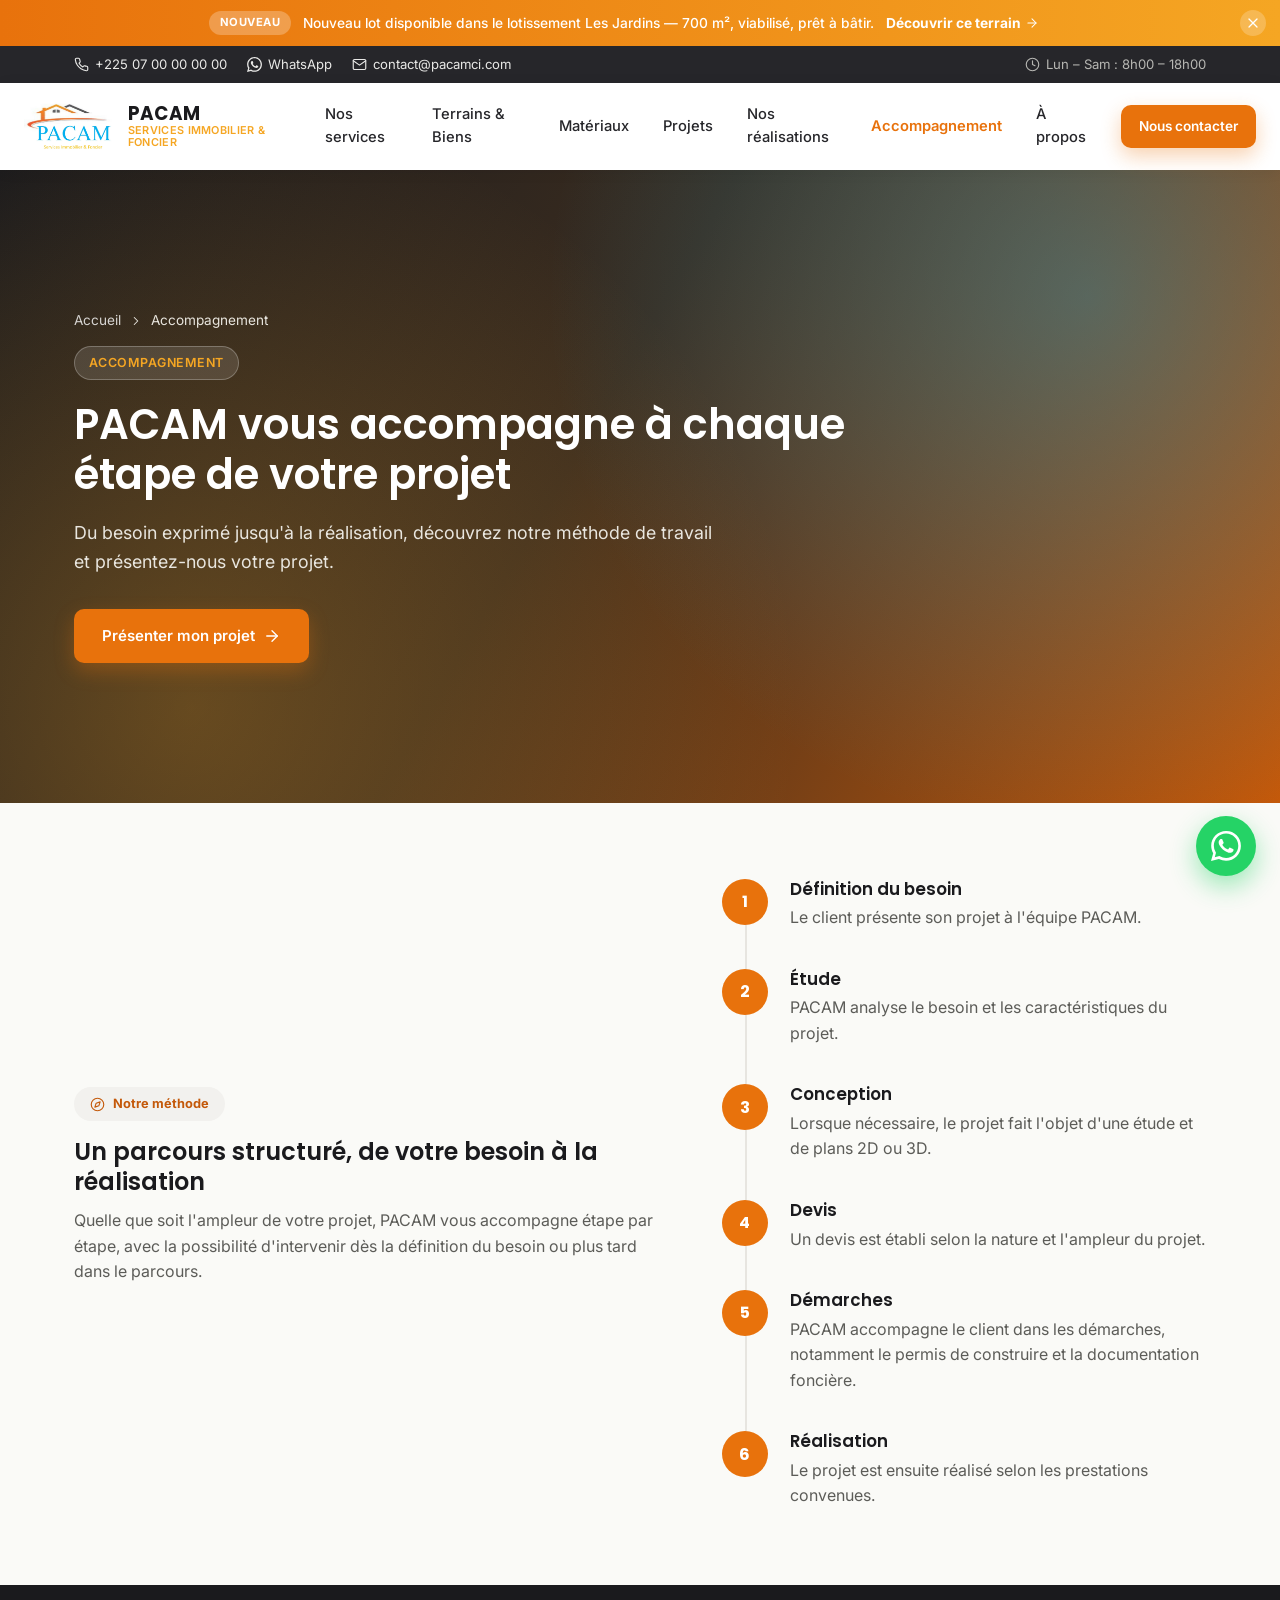
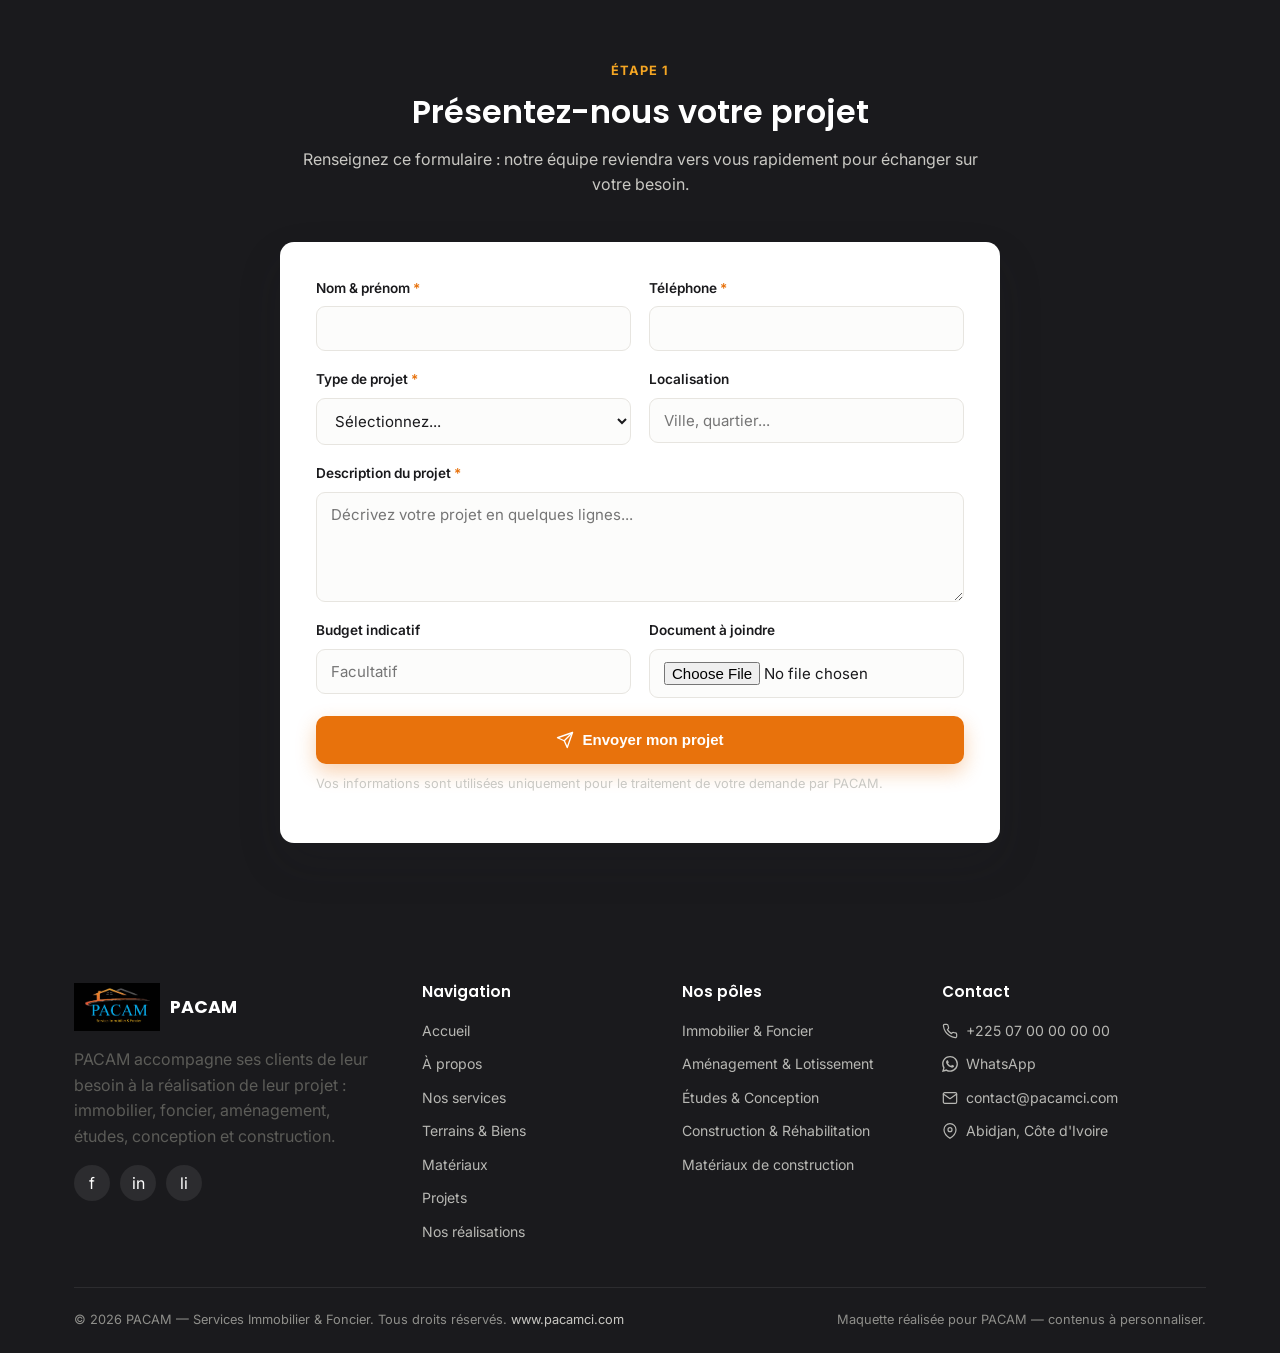
<file: public/accompagnement.html>
<!DOCTYPE html>
<html lang="fr">
<head>
<meta charset="UTF-8">
<meta name="viewport" content="width=device-width, initial-scale=1.0">
<title>Accompagnement | PACAM — Services Immobilier &amp; Foncier</title>
<meta name="description" content="Découvrez comment PACAM accompagne ses clients du besoin à la réalisation du projet.">
<link rel="canonical" href="https://pacamci.com/accompagnement.html">
<meta property="og:site_name" content="PACAM">
<meta property="og:title" content="Accompagnement | PACAM">
<meta property="og:description" content="Découvrez comment PACAM accompagne ses clients du besoin à la réalisation du projet.">
<meta property="og:url" content="https://pacamci.com/accompagnement.html">
<meta property="og:type" content="website">
<meta name="theme-color" content="#E8720C">
<link rel="preconnect" href="https://fonts.googleapis.com">
<link href="https://fonts.googleapis.com/css2?family=Inter:wght@400;500;600;700&family=Poppins:wght@500;600;700&display=swap" rel="stylesheet">
<link rel="stylesheet" href="css/style.css?v=0cec033768">

</head>
<body>

<div class="promo-bar" id="promo-bar" data-promo-id="promo-2026-08-tr0185">
  <a class="promo-bar-link" href="bien-detail.html?ref=TR-0185">
    <span class="promo-bar-badge">Nouveau</span>
    <span class="promo-bar-text">Nouveau lot disponible dans le lotissement Les Jardins — 700 m², viabilisé, prêt à bâtir.</span>
    <span class="promo-bar-cta">Découvrir ce terrain <svg class="icon " width="14" height="14" viewBox="0 0 24 24" fill="none" stroke="currentColor" stroke-width="1.8" stroke-linecap="round" stroke-linejoin="round" aria-hidden="true"><line x1="5" y1="12" x2="19" y2="12"/><polyline points="12 5 19 12 12 19"/></svg></span>
  </a>
  <button class="promo-bar-close" type="button" data-close-promo aria-label="Fermer ce message"><svg class="icon " width="16" height="16" viewBox="0 0 24 24" fill="none" stroke="currentColor" stroke-width="1.8" stroke-linecap="round" stroke-linejoin="round" aria-hidden="true"><line x1="18" y1="6" x2="6" y2="18"/><line x1="6" y1="6" x2="18" y2="18"/></svg></button>
</div>

<div class="topbar">
  <div class="container">
    <div class="topbar-links">
      <a href="tel:+22507000000"><svg class="icon " width="15" height="15" viewBox="0 0 24 24" fill="none" stroke="currentColor" stroke-width="1.8" stroke-linecap="round" stroke-linejoin="round" aria-hidden="true"><path d="M22 16.92v3a2 2 0 0 1-2.18 2 19.79 19.79 0 0 1-8.63-3.07 19.5 19.5 0 0 1-6-6 19.79 19.79 0 0 1-3.07-8.67A2 2 0 0 1 4.11 2h3a2 2 0 0 1 2 1.72c.13.96.36 1.9.7 2.81a2 2 0 0 1-.45 2.11L8.09 9.91a16 16 0 0 0 6 6l1.27-1.27a2 2 0 0 1 2.11-.45c.91.34 1.85.57 2.81.7A2 2 0 0 1 22 16.92z"/></svg> +225 07 00 00 00 00</a>
      <a href="https://wa.me/22507000000" target="_blank" rel="noopener"><svg class="icon " width="15" height="15" viewBox="0 0 24 24" fill="currentColor" aria-hidden="true"><path d="M20.52 3.48A11.86 11.86 0 0 0 12.04 0C5.5 0 .16 5.34.16 11.88c0 2.1.55 4.14 1.6 5.95L0 24l6.33-1.66a11.87 11.87 0 0 0 5.7 1.45h.01c6.54 0 11.88-5.34 11.88-11.88 0-3.17-1.23-6.15-3.4-8.43zM12.04 21.6a9.7 9.7 0 0 1-4.95-1.36l-.35-.21-3.75.98 1-3.66-.23-.38a9.7 9.7 0 0 1-1.49-5.19c0-5.37 4.37-9.74 9.78-9.74 2.61 0 5.07 1.02 6.92 2.87a9.7 9.7 0 0 1 2.86 6.9c0 5.37-4.37 9.79-9.79 9.79zm5.36-7.33c-.29-.15-1.73-.85-2-.95-.27-.1-.46-.15-.66.15-.2.29-.76.95-.93 1.15-.17.19-.34.22-.63.07-.29-.15-1.23-.45-2.34-1.44-.87-.77-1.45-1.72-1.62-2.01-.17-.29-.02-.45.13-.6.13-.13.29-.34.44-.51.15-.17.19-.29.29-.49.1-.19.05-.36-.02-.51-.07-.15-.66-1.59-.9-2.17-.24-.57-.48-.5-.66-.51h-.56c-.19 0-.51.07-.78.36-.27.29-1.02 1-1.02 2.43s1.05 2.82 1.19 3.02c.15.19 2.06 3.15 5 4.42.7.3 1.24.48 1.67.62.7.22 1.34.19 1.84.12.56-.08 1.73-.71 1.98-1.39.24-.68.24-1.27.17-1.39-.07-.12-.26-.19-.55-.34z"/></svg> WhatsApp</a>
      <a href="mailto:contact@pacamci.com"><svg class="icon " width="15" height="15" viewBox="0 0 24 24" fill="none" stroke="currentColor" stroke-width="1.8" stroke-linecap="round" stroke-linejoin="round" aria-hidden="true"><rect x="2" y="4" width="20" height="16" rx="2"/><polyline points="22,6 12,13 2,6"/></svg> contact@pacamci.com</a>
    </div>
    <div class="topbar-hours"><svg class="icon " width="15" height="15" viewBox="0 0 24 24" fill="none" stroke="currentColor" stroke-width="1.8" stroke-linecap="round" stroke-linejoin="round" aria-hidden="true"><circle cx="12" cy="12" r="10"/><polyline points="12 6 12 12 16 14"/></svg> Lun – Sam : 8h00 – 18h00</div>
  </div>
</div>

<header class="site-header">
  <div class="nav-wrap">
    <a class="brand" href="index.html">
      <img src="images/logo-light.jpg" alt="Logo PACAM">
      <span class="brand-text"><span class="name">PACAM</span><span class="tag">Services Immobilier &amp; Foncier</span></span>
    </a>
    <nav class="main-nav">
      <a href="services.html">Nos services</a>
<a href="terrains-biens.html">Terrains & Biens</a>
<a href="materiaux.html">Matériaux</a>
<a href="projets.html">Projets</a>
<a href="realisations.html">Nos réalisations</a>
<a href="accompagnement.html" class="active">Accompagnement</a>
<a href="a-propos.html">À propos</a>
    </nav>
    <div class="header-cta">
      <a class="btn btn-primary btn-sm" href="contact.html">Nous contacter</a>
      <button class="menu-toggle" aria-label="Ouvrir le menu"><svg class="icon " width="26" height="26" viewBox="0 0 24 24" fill="none" stroke="currentColor" stroke-width="1.8" stroke-linecap="round" stroke-linejoin="round" aria-hidden="true"><line x1="3" y1="6" x2="21" y2="6"/><line x1="3" y1="12" x2="21" y2="12"/><line x1="3" y1="18" x2="21" y2="18"/></svg></button>
    </div>
  </div>
</header>

<section class="hero hero-sm">
  <div class="hero-inner">
    <div class="breadcrumb"><a href="index.html">Accueil</a> <svg class="icon " width="14" height="14" viewBox="0 0 24 24" fill="none" stroke="currentColor" stroke-width="1.8" stroke-linecap="round" stroke-linejoin="round" aria-hidden="true"><polyline points="9 18 15 12 9 6"/></svg> <span>Accompagnement</span></div>
    <span class="eyebrow">Accompagnement</span>
    <h1>PACAM vous accompagne à chaque étape de votre projet</h1>
    <p class="lead">Du besoin exprimé jusqu'à la réalisation, découvrez notre méthode de travail et présentez-nous votre projet.</p>
    <div class="hero-actions"><a class="btn btn-primary" href="#presenter">Présenter mon projet <svg class="icon " width="18" height="18" viewBox="0 0 24 24" fill="none" stroke="currentColor" stroke-width="1.8" stroke-linecap="round" stroke-linejoin="round" aria-hidden="true"><line x1="5" y1="12" x2="19" y2="12"/><polyline points="12 5 19 12 12 19"/></svg></a></div>
  </div>
</section>

<main>

<section>
  <div class="container two-col">
    <div class="reveal">
      <span class="badge-pill"><svg class="icon " width="15" height="15" viewBox="0 0 24 24" fill="none" stroke="currentColor" stroke-width="1.8" stroke-linecap="round" stroke-linejoin="round" aria-hidden="true"><circle cx="12" cy="12" r="10"/><polygon points="16.24 7.76 14.12 14.12 7.76 16.24 9.88 9.88 16.24 7.76"/></svg> Notre méthode</span>
      <h2>Un parcours structuré, de votre besoin à la réalisation</h2>
      <p>Quelle que soit l'ampleur de votre projet, PACAM vous accompagne étape par étape, avec la possibilité d'intervenir dès la définition du besoin ou plus tard dans le parcours.</p>
    </div>
    <div class="reveal process-steps"><div class="step reveal">
      <div class="step-num">1</div>
      <div class="step-content"><h4>Définition du besoin</h4><p>Le client présente son projet à l'équipe PACAM.</p></div>
    </div>
<div class="step reveal">
      <div class="step-num">2</div>
      <div class="step-content"><h4>Étude</h4><p>PACAM analyse le besoin et les caractéristiques du projet.</p></div>
    </div>
<div class="step reveal">
      <div class="step-num">3</div>
      <div class="step-content"><h4>Conception</h4><p>Lorsque nécessaire, le projet fait l'objet d'une étude et de plans 2D ou 3D.</p></div>
    </div>
<div class="step reveal">
      <div class="step-num">4</div>
      <div class="step-content"><h4>Devis</h4><p>Un devis est établi selon la nature et l'ampleur du projet.</p></div>
    </div>
<div class="step reveal">
      <div class="step-num">5</div>
      <div class="step-content"><h4>Démarches</h4><p>PACAM accompagne le client dans les démarches, notamment le permis de construire et la documentation foncière.</p></div>
    </div>
<div class="step reveal">
      <div class="step-num">6</div>
      <div class="step-content"><h4>Réalisation</h4><p>Le projet est ensuite réalisé selon les prestations convenues.</p></div>
    </div></div>
  </div>
</section>

<section class="bg-dark" id="presenter">
  <div class="container">
    <div class="section-head reveal">
      <span class="kicker" style="color:var(--gold);">Étape 1</span>
      <h2>Présentez-nous votre projet</h2>
      <p>Renseignez ce formulaire : notre équipe reviendra vers vous rapidement pour échanger sur votre besoin.</p>
    </div>
    <div class="form-card reveal" style="max-width:720px;margin:0 auto;">
      <form data-demo-form>
        <div class="form-row">
          <div class="form-group"><label>Nom &amp; prénom <span class="req">*</span></label><input type="text" name="nom" required></div>
          <div class="form-group"><label>Téléphone <span class="req">*</span></label><input type="tel" name="telephone" required></div>
        </div>
        <div class="form-row">
          <div class="form-group"><label>Type de projet <span class="req">*</span></label>
            <select name="type_projet" required>
              <option value="">Sélectionnez...</option>
              <option>Construction</option>
              <option>Réhabilitation</option>
              <option>Lotissement / aménagement</option>
              <option>Étude &amp; conception</option>
              <option>Autre</option>
            </select>
          </div>
          <div class="form-group"><label>Localisation</label><input type="text" name="localisation" placeholder="Ville, quartier..."></div>
        </div>
        <div class="form-group"><label>Description du projet <span class="req">*</span></label><textarea name="description" required placeholder="Décrivez votre projet en quelques lignes..."></textarea></div>
        <div class="form-row">
          <div class="form-group"><label>Budget indicatif</label><input type="text" name="budget" placeholder="Facultatif"></div>
          <div class="form-group"><label>Document à joindre</label><input type="file" name="document"></div>
        </div>
        <button class="btn btn-primary btn-block" type="submit"><svg class="icon " width="18" height="18" viewBox="0 0 24 24" fill="none" stroke="currentColor" stroke-width="1.8" stroke-linecap="round" stroke-linejoin="round" aria-hidden="true"><line x1="22" y1="2" x2="11" y2="13"/><polygon points="22 2 15 22 11 13 2 9 22 2"/></svg> Envoyer mon projet</button>
        <p class="form-note" style="color:#c9c8c3;">Vos informations sont utilisées uniquement pour le traitement de votre demande par PACAM.</p>
      </form>
    </div>
  </div>
</section>

</main>

<footer class="site-footer">
  <div class="container">
    <div class="footer-grid">
      <div>
        <div class="footer-brand">
          <img src="images/logo-dark.jpg" alt="Logo PACAM">
          <span class="name">PACAM</span>
        </div>
        <p>PACAM accompagne ses clients de leur besoin à la réalisation de leur projet : immobilier, foncier, aménagement, études, conception et construction.</p>
        <div class="socials">
          <a href="#" aria-label="Facebook">f</a>
          <a href="#" aria-label="Instagram">in</a>
          <a href="#" aria-label="LinkedIn">li</a>
        </div>
      </div>
      <div>
        <h4>Navigation</h4>
        <ul>
          <li><a href="index.html">Accueil</a></li>
          <li><a href="a-propos.html">À propos</a></li>
          <li><a href="services.html">Nos services</a></li>
          <li><a href="terrains-biens.html">Terrains &amp; Biens</a></li>
          <li><a href="materiaux.html">Matériaux</a></li>
          <li><a href="projets.html">Projets</a></li>
          <li><a href="realisations.html">Nos réalisations</a></li>
        </ul>
      </div>
      <div>
        <h4>Nos pôles</h4>
        <ul>
          <li><a href="services.html#immobilier-foncier">Immobilier &amp; Foncier</a></li>
          <li><a href="services.html#amenagement-lotissement">Aménagement &amp; Lotissement</a></li>
          <li><a href="services.html#etudes-conception">Études &amp; Conception</a></li>
          <li><a href="services.html#construction-rehabilitation">Construction &amp; Réhabilitation</a></li>
          <li><a href="services.html#materiaux-construction">Matériaux de construction</a></li>
        </ul>
      </div>
      <div>
        <h4>Contact</h4>
        <ul>
          <li><a href="tel:+22507000000"><svg class="icon " width="16" height="16" viewBox="0 0 24 24" fill="none" stroke="currentColor" stroke-width="1.8" stroke-linecap="round" stroke-linejoin="round" aria-hidden="true"><path d="M22 16.92v3a2 2 0 0 1-2.18 2 19.79 19.79 0 0 1-8.63-3.07 19.5 19.5 0 0 1-6-6 19.79 19.79 0 0 1-3.07-8.67A2 2 0 0 1 4.11 2h3a2 2 0 0 1 2 1.72c.13.96.36 1.9.7 2.81a2 2 0 0 1-.45 2.11L8.09 9.91a16 16 0 0 0 6 6l1.27-1.27a2 2 0 0 1 2.11-.45c.91.34 1.85.57 2.81.7A2 2 0 0 1 22 16.92z"/></svg> +225 07 00 00 00 00</a></li>
          <li><a href="https://wa.me/22507000000" target="_blank" rel="noopener"><svg class="icon " width="16" height="16" viewBox="0 0 24 24" fill="currentColor" aria-hidden="true"><path d="M20.52 3.48A11.86 11.86 0 0 0 12.04 0C5.5 0 .16 5.34.16 11.88c0 2.1.55 4.14 1.6 5.95L0 24l6.33-1.66a11.87 11.87 0 0 0 5.7 1.45h.01c6.54 0 11.88-5.34 11.88-11.88 0-3.17-1.23-6.15-3.4-8.43zM12.04 21.6a9.7 9.7 0 0 1-4.95-1.36l-.35-.21-3.75.98 1-3.66-.23-.38a9.7 9.7 0 0 1-1.49-5.19c0-5.37 4.37-9.74 9.78-9.74 2.61 0 5.07 1.02 6.92 2.87a9.7 9.7 0 0 1 2.86 6.9c0 5.37-4.37 9.79-9.79 9.79zm5.36-7.33c-.29-.15-1.73-.85-2-.95-.27-.1-.46-.15-.66.15-.2.29-.76.95-.93 1.15-.17.19-.34.22-.63.07-.29-.15-1.23-.45-2.34-1.44-.87-.77-1.45-1.72-1.62-2.01-.17-.29-.02-.45.13-.6.13-.13.29-.34.44-.51.15-.17.19-.29.29-.49.1-.19.05-.36-.02-.51-.07-.15-.66-1.59-.9-2.17-.24-.57-.48-.5-.66-.51h-.56c-.19 0-.51.07-.78.36-.27.29-1.02 1-1.02 2.43s1.05 2.82 1.19 3.02c.15.19 2.06 3.15 5 4.42.7.3 1.24.48 1.67.62.7.22 1.34.19 1.84.12.56-.08 1.73-.71 1.98-1.39.24-.68.24-1.27.17-1.39-.07-.12-.26-.19-.55-.34z"/></svg> WhatsApp</a></li>
          <li><a href="mailto:contact@pacamci.com"><svg class="icon " width="16" height="16" viewBox="0 0 24 24" fill="none" stroke="currentColor" stroke-width="1.8" stroke-linecap="round" stroke-linejoin="round" aria-hidden="true"><rect x="2" y="4" width="20" height="16" rx="2"/><polyline points="22,6 12,13 2,6"/></svg> contact@pacamci.com</a></li>
          <li><a href="contact.html"><svg class="icon " width="16" height="16" viewBox="0 0 24 24" fill="none" stroke="currentColor" stroke-width="1.8" stroke-linecap="round" stroke-linejoin="round" aria-hidden="true"><path d="M21 10c0 7-9 13-9 13s-9-6-9-13a9 9 0 0 1 18 0z"/><circle cx="12" cy="10" r="3"/></svg> Abidjan, Côte d'Ivoire</a></li>
        </ul>
      </div>
    </div>
    <div class="footer-bottom">
      <span>© 2026 PACAM — Services Immobilier &amp; Foncier. Tous droits réservés. <a href="https://pacamci.com/" style="color:#c9c8c3;">www.pacamci.com</a></span>
      <span>Maquette réalisée pour PACAM — contenus à personnaliser.</span>
    </div>
  </div>
</footer>

<a class="wa-float" href="https://wa.me/22507000000" target="_blank" rel="noopener" aria-label="Contacter PACAM sur WhatsApp"><svg class="icon " width="30" height="30" viewBox="0 0 24 24" fill="currentColor" aria-hidden="true"><path d="M20.52 3.48A11.86 11.86 0 0 0 12.04 0C5.5 0 .16 5.34.16 11.88c0 2.1.55 4.14 1.6 5.95L0 24l6.33-1.66a11.87 11.87 0 0 0 5.7 1.45h.01c6.54 0 11.88-5.34 11.88-11.88 0-3.17-1.23-6.15-3.4-8.43zM12.04 21.6a9.7 9.7 0 0 1-4.95-1.36l-.35-.21-3.75.98 1-3.66-.23-.38a9.7 9.7 0 0 1-1.49-5.19c0-5.37 4.37-9.74 9.78-9.74 2.61 0 5.07 1.02 6.92 2.87a9.7 9.7 0 0 1 2.86 6.9c0 5.37-4.37 9.79-9.79 9.79zm5.36-7.33c-.29-.15-1.73-.85-2-.95-.27-.1-.46-.15-.66.15-.2.29-.76.95-.93 1.15-.17.19-.34.22-.63.07-.29-.15-1.23-.45-2.34-1.44-.87-.77-1.45-1.72-1.62-2.01-.17-.29-.02-.45.13-.6.13-.13.29-.34.44-.51.15-.17.19-.29.29-.49.1-.19.05-.36-.02-.51-.07-.15-.66-1.59-.9-2.17-.24-.57-.48-.5-.66-.51h-.56c-.19 0-.51.07-.78.36-.27.29-1.02 1-1.02 2.43s1.05 2.82 1.19 3.02c.15.19 2.06 3.15 5 4.42.7.3 1.24.48 1.67.62.7.22 1.34.19 1.84.12.56-.08 1.73-.71 1.98-1.39.24-.68.24-1.27.17-1.39-.07-.12-.26-.19-.55-.34z"/></svg></a>

<div class="toast"><svg class="icon " width="18" height="18" viewBox="0 0 24 24" fill="none" stroke="currentColor" stroke-width="1.8" stroke-linecap="round" stroke-linejoin="round" aria-hidden="true"><path d="M22 11.08V12a10 10 0 1 1-5.93-9.14"/><polyline points="22 4 12 14.01 9 11.01"/></svg><span></span></div>

<script src="js/script.js?v=a1f0dee6f3"></script>
</body>
</html>
</file>
<file: css/style.css>
:root{
  --orange:#E8720C;
  --orange-dark:#C4590A;
  --charcoal:#26262a;
  --charcoal-2:#1a1a1d;
  --sky:#1CADE4;
  --gold:#F5A623;
  --bg:#FAFAF7;
  --gray-100:#F2F1EE;
  --gray-200:#E7E5E0;
  --gray-500:#8a8a86;
  --gray-600:#5c5c58;
  --white:#ffffff;
  --radius:14px;
  --shadow:0 10px 30px rgba(38,38,42,.08);
  --shadow-lg:0 20px 45px rgba(38,38,42,.14);
  --maxw:1180px;
}
*{box-sizing:border-box;}
html{scroll-behavior:smooth;}
body{
  margin:0;
  font-family:'Inter',system-ui,-apple-system,Segoe UI,Roboto,sans-serif;
  color:var(--charcoal);
  background:var(--bg);
  line-height:1.6;
  -webkit-font-smoothing:antialiased;
}
h1,h2,h3,h4{
  font-family:'Poppins',system-ui,sans-serif;
  line-height:1.22;
  margin:0 0 .5em;
  font-weight:600;
  color:var(--charcoal-2);
}
p{margin:0 0 1em;color:var(--gray-600);}
a{color:inherit;text-decoration:none;}
img{max-width:100%;display:block;}
ul{margin:0;padding:0;list-style:none;}
.container{max-width:var(--maxw);margin:0 auto;padding:0 24px;}
.icon{flex-shrink:0;}

/* ---------- Bandeau promotionnel (offres, nouveautés, opportunités) ---------- */
.promo-bar{
  background:linear-gradient(90deg, var(--orange), var(--gold));
  color:#fff;
  position:relative;
  overflow:hidden;
  max-height:80px;
  transition:max-height .35s ease, opacity .3s ease, padding .35s ease;
  padding:11px 50px 11px 18px;
}
.promo-bar.hidden{max-height:0;opacity:0;padding-top:0;padding-bottom:0;pointer-events:none;}
.promo-bar-link{
  display:flex;align-items:center;justify-content:center;gap:12px;flex-wrap:wrap;
  color:#fff;text-align:center;max-width:var(--maxw);margin:0 auto;
}
.promo-bar-link:hover .promo-bar-cta{text-decoration:underline;}
.promo-bar-badge{
  background:rgba(255,255,255,.25);padding:3px 11px;border-radius:999px;
  font-size:.7rem;font-weight:700;text-transform:uppercase;letter-spacing:.04em;flex-shrink:0;
}
.promo-bar-text{font-size:.86rem;font-weight:500;}
.promo-bar-cta{font-size:.86rem;font-weight:700;display:inline-flex;align-items:center;gap:4px;white-space:nowrap;}
.promo-bar-close{
  position:absolute;right:14px;top:50%;transform:translateY(-50%);
  background:rgba(255,255,255,.22);border:none;color:#fff;width:26px;height:26px;border-radius:50%;
  display:flex;align-items:center;justify-content:center;cursor:pointer;transition:background .2s;flex-shrink:0;
}
.promo-bar-close:hover{background:rgba(255,255,255,.4);}

/* ---------- Topbar ---------- */
.topbar{
  background:var(--charcoal);
  color:#d8d8d6;
  font-size:.82rem;
}
.topbar .container{
  display:flex;justify-content:space-between;align-items:center;
  padding-top:8px;padding-bottom:8px;flex-wrap:wrap;gap:8px;
}
.topbar-links{display:flex;gap:20px;flex-wrap:wrap;}
.topbar-links a{display:flex;align-items:center;gap:6px;color:#e9e9e7;transition:color .2s;}
.topbar-links a:hover{color:var(--gold);}
.topbar-hours{display:flex;align-items:center;gap:6px;color:#b7b7b3;}

/* ---------- Header / nav ---------- */
header.site-header{
  background:#fff;
  position:sticky;top:0;z-index:50;
  box-shadow:0 2px 14px rgba(0,0,0,.06);
}
.nav-wrap{display:flex;align-items:center;justify-content:space-between;padding:10px 24px;gap:20px;}
.brand{display:flex;align-items:center;gap:10px;}
.brand img{height:52px;width:auto;}
.brand-text{display:flex;flex-direction:column;line-height:1.1;}
.brand-text .name{font-family:'Poppins',sans-serif;font-weight:700;font-size:1.15rem;color:var(--charcoal-2);letter-spacing:.02em;}
.brand-text .tag{font-size:.68rem;color:var(--gold);font-weight:600;letter-spacing:.03em;text-transform:uppercase;}
nav.main-nav{display:flex;align-items:center;gap:6px;}
nav.main-nav a{
  padding:10px 14px;border-radius:8px;font-weight:500;font-size:.92rem;color:var(--charcoal);
  transition:background .2s,color .2s;
}
nav.main-nav a:hover{background:var(--gray-100);color:var(--orange);}
nav.main-nav a.active{color:var(--orange);font-weight:600;}
.header-cta{display:flex;align-items:center;gap:12px;}
.brand.is-home .name{color:var(--orange);}
.menu-toggle{display:none;background:none;border:none;cursor:pointer;padding:8px;color:var(--charcoal-2);}

/* ---------- Buttons ---------- */
.btn{
  display:inline-flex;align-items:center;justify-content:center;gap:8px;
  padding:13px 26px;border-radius:10px;font-weight:600;font-size:.94rem;
  cursor:pointer;border:2px solid transparent;transition:transform .15s,box-shadow .15s,background .2s,color .2s;
  white-space:nowrap;
}
.btn:active{transform:translateY(1px);}
.btn-primary{background:var(--orange);color:#fff;box-shadow:0 8px 20px rgba(232,114,12,.32);}
.btn-primary:hover{background:var(--orange-dark);box-shadow:0 10px 26px rgba(232,114,12,.4);}
.btn-secondary{background:#fff;color:var(--charcoal-2);border-color:var(--gray-200);}
.btn-secondary:hover{border-color:var(--orange);color:var(--orange);}
.btn-outline-light{background:transparent;color:#fff;border-color:rgba(255,255,255,.55);}
.btn-outline-light:hover{background:rgba(255,255,255,.12);border-color:#fff;}
.btn-light{background:#fff;color:var(--charcoal-2);}
.btn-light:hover{background:var(--gold);color:#fff;}
.btn-whatsapp{background:#25D366;color:#fff;}
.btn-whatsapp:hover{background:#1eb958;}
.btn-block{width:100%;}
.btn-sm{padding:9px 16px;font-size:.85rem;}

/* ---------- Hero ---------- */
.hero{
  position:relative;color:#fff;overflow:hidden;
  background:linear-gradient(120deg,var(--charcoal-2) 0%,#3a2c1f 45%,var(--orange-dark) 100%);
}
.hero::before{
  content:"";position:absolute;inset:0;
  background:
    radial-gradient(circle at 85% 20%, rgba(28,173,228,.35), transparent 45%),
    radial-gradient(circle at 15% 85%, rgba(245,166,35,.28), transparent 50%);
}
.hero-inner{position:relative;padding:100px 24px 90px;max-width:var(--maxw);margin:0 auto;}
.hero.hero-sm .hero-inner{padding:64px 24px;}
.eyebrow{
  display:inline-flex;align-items:center;gap:8px;background:rgba(255,255,255,.12);
  border:1px solid rgba(255,255,255,.25);padding:6px 14px;border-radius:999px;
  font-size:.78rem;font-weight:600;letter-spacing:.04em;text-transform:uppercase;margin-bottom:20px;color:var(--gold);
}
.hero h1{color:#fff;font-size:2.6rem;max-width:820px;margin-bottom:18px;}
.hero .lead{color:#e9e6df;font-size:1.12rem;max-width:640px;margin-bottom:32px;}
.hero-actions{display:flex;gap:14px;flex-wrap:wrap;}
.breadcrumb{position:relative;font-size:.85rem;color:#e9e6df;display:flex;gap:8px;align-items:center;margin-bottom:14px;}
.breadcrumb a{color:#fff;opacity:.8;}
.breadcrumb a:hover{opacity:1;}

/* ---------- Sections ---------- */
section{padding:76px 0;}
section.tight{padding:56px 0;}
.section-head{max-width:680px;margin:0 auto 44px;text-align:center;}
.section-head.left{margin:0 0 40px;text-align:left;}
.kicker{color:var(--orange);font-weight:700;font-size:.8rem;letter-spacing:.08em;text-transform:uppercase;margin-bottom:10px;display:block;}
.section-head h2{font-size:2rem;}
.bg-alt{background:var(--gray-100);}
.bg-dark{background:var(--charcoal-2);color:#eee;}
.bg-dark h2,.bg-dark h3,.bg-dark h4{color:#fff;}
.bg-dark p{color:#c9c8c3;}

/* ---------- Grids & Cards ---------- */
.grid{display:grid;gap:26px;}
.grid-2{grid-template-columns:repeat(2,1fr);}
.grid-3{grid-template-columns:repeat(3,1fr);}
.grid-4{grid-template-columns:repeat(4,1fr);}

.card{
  background:#fff;border-radius:var(--radius);box-shadow:var(--shadow);
  transition:transform .2s,box-shadow .2s;overflow:hidden;
}
.card:hover{transform:translateY(-4px);box-shadow:var(--shadow-lg);}

.icon-card{padding:30px 26px;}
.icon-badge{
  width:52px;height:52px;border-radius:12px;display:flex;align-items:center;justify-content:center;
  background:linear-gradient(135deg,var(--orange),var(--gold));color:#fff;margin-bottom:18px;
}
.icon-badge.blue{background:linear-gradient(135deg,var(--sky),#2b7fb0);}
.icon-card h3{font-size:1.1rem;margin-bottom:10px;}
.icon-card ul{margin-top:14px;display:flex;flex-direction:column;gap:9px;}
.icon-card ul li{display:flex;gap:9px;font-size:.9rem;color:var(--gray-600);align-items:flex-start;}
.icon-card ul li .icon{color:var(--orange);margin-top:3px;}
.icon-card .card-link{display:inline-flex;align-items:center;gap:6px;color:var(--orange);font-weight:600;font-size:.88rem;margin-top:18px;}

/* photo placeholder (gradient) */
.photo{
  aspect-ratio:4/3;border-radius:0;position:relative;display:flex;align-items:center;justify-content:center;
  color:rgba(255,255,255,.92);overflow:hidden;
}
.photo .icon{width:38%;height:38%;opacity:.9;}
.photo .photo-tag{
  position:absolute;top:12px;left:12px;background:rgba(0,0,0,.35);backdrop-filter:blur(2px);
  padding:4px 10px;border-radius:999px;font-size:.68rem;font-weight:600;letter-spacing:.03em;text-transform:uppercase;
}
.g1{background:linear-gradient(135deg,#E8720C,#F5A623);}
.g2{background:linear-gradient(135deg,#1CADE4,#0d6c8f);}
.g3{background:linear-gradient(135deg,#2b2b2e,#5a4632);}
.g4{background:linear-gradient(135deg,#8a5a1f,#E8720C);}

/* property card */
.prop-card{display:flex;flex-direction:column;}
.prop-body{padding:20px 22px 22px;flex:1;display:flex;flex-direction:column;}
.prop-ref{font-size:.72rem;color:var(--gray-500);font-weight:600;letter-spacing:.04em;text-transform:uppercase;margin-bottom:6px;}
.prop-body h3{font-size:1.08rem;margin-bottom:8px;}
.prop-meta{display:flex;gap:14px;flex-wrap:wrap;font-size:.85rem;color:var(--gray-600);margin-bottom:14px;}
.prop-meta span{display:flex;align-items:center;gap:5px;}
.prop-meta .icon{color:var(--orange);}
.prop-price{font-family:'Poppins',sans-serif;font-weight:700;color:var(--charcoal-2);font-size:1.15rem;margin-bottom:16px;}
.prop-actions{display:flex;gap:10px;margin-top:auto;flex-wrap:wrap;}

/* project card */
.proj-card{padding:0;}
.proj-body{padding:22px;}
.badge{display:inline-block;padding:4px 12px;border-radius:999px;font-size:.72rem;font-weight:700;letter-spacing:.02em;}
.badge-cours{background:#FFF1DE;color:var(--orange-dark);}
.badge-planifie{background:#E5F5FB;color:#0d6c8f;}
.badge-termine{background:#E7F6EC;color:#1c7a3f;}

/* realisation card */
.real-card{position:relative;}
.real-card .photo{aspect-ratio:1/1;}
.real-cat{position:absolute;bottom:12px;left:12px;color:#fff;}
.real-cat .cat{font-size:.7rem;text-transform:uppercase;letter-spacing:.05em;opacity:.85;}
.real-cat h4{color:#fff;margin:2px 0 0;font-size:1.02rem;}

/* value / process */
.values-grid .icon-card{text-align:left;}
.process-steps{display:flex;flex-direction:column;gap:0;counter-reset:step;}
.step{display:flex;gap:22px;position:relative;padding-bottom:38px;}
.step:last-child{padding-bottom:0;}
.step-num{
  flex-shrink:0;width:46px;height:46px;border-radius:50%;background:var(--orange);color:#fff;
  display:flex;align-items:center;justify-content:center;font-family:'Poppins',sans-serif;font-weight:700;
  position:relative;z-index:1;
}
.step:not(:last-child)::before{
  content:"";position:absolute;left:23px;top:46px;bottom:0;width:2px;background:var(--gray-200);
}
.step-content h4{margin-bottom:6px;font-size:1.05rem;}
.step-content p{margin-bottom:0;}

/* funnel arrow line (accueil "comment PACAM vous accompagne") */
.mini-flow{display:flex;align-items:center;flex-wrap:wrap;gap:10px;justify-content:center;}
.mini-flow .pill{background:#fff;border:1px solid var(--gray-200);padding:10px 18px;border-radius:999px;font-weight:600;font-size:.9rem;box-shadow:var(--shadow);}
.mini-flow .arrow{color:var(--orange);}

/* parcours cards (home) */
.parcours-card{padding:28px 24px;display:flex;flex-direction:column;height:100%;border-top:4px solid var(--orange);}
.parcours-card.partner{border-top-color:var(--sky);}
.parcours-card h3{font-size:1.05rem;margin-bottom:12px;}
.parcours-card ul{display:flex;flex-direction:column;gap:8px;margin-bottom:20px;}
.parcours-card ul li{font-size:.87rem;color:var(--gray-600);display:flex;gap:8px;}
.parcours-card ul li::before{content:"→";color:var(--orange);font-weight:700;}
.parcours-card.partner ul li::before{color:var(--sky);}
.parcours-card .btn{margin-top:auto;}

/* groupes client / partenaire + séparateur */
.parcours-group-head{display:flex;flex-direction:column;gap:6px;margin-bottom:26px;}
.parcours-group-head h3{font-size:1.28rem;margin:0;}
.parcours-group-head p{margin:0;font-size:.92rem;}
.section-divider{display:flex;align-items:center;gap:18px;margin:52px 0 44px;}
.section-divider .line{flex:1;height:3px;border-radius:3px;background:linear-gradient(90deg, var(--orange), var(--gray-200));}
.section-divider .line.right{background:linear-gradient(90deg, var(--gray-200), var(--sky));}
.section-divider .label{
  white-space:nowrap;display:flex;align-items:center;gap:9px;font-weight:700;font-size:.8rem;
  text-transform:uppercase;letter-spacing:.04em;color:var(--charcoal-2);background:#fff;
  border:1.5px solid var(--gray-200);padding:11px 24px;border-radius:999px;box-shadow:var(--shadow);
}
.section-divider .label .icon{color:var(--sky);}

/* CTA band */
.cta-band{
  background:linear-gradient(120deg,var(--orange) 0%,var(--orange-dark) 100%);
  color:#fff;border-radius:20px;padding:56px 44px;text-align:center;
  position:relative;overflow:hidden;
}
.cta-band h2{color:#fff;}
.cta-band p{color:rgba(255,255,255,.9);}
.cta-band .hero-actions{justify-content:center;}

/* forms */
.form-card{background:#fff;border-radius:var(--radius);box-shadow:var(--shadow-lg);padding:36px;}
.form-row{display:grid;grid-template-columns:1fr 1fr;gap:18px;}
.form-group{margin-bottom:18px;display:flex;flex-direction:column;gap:7px;}
.form-group label{font-size:.85rem;font-weight:600;color:var(--charcoal-2);}
.form-group .req{color:var(--orange);}
input,select,textarea{
  font-family:inherit;font-size:.94rem;padding:12px 14px;border-radius:9px;border:1.5px solid var(--gray-200);
  background:#fcfcfb;color:var(--charcoal-2);transition:border-color .2s,box-shadow .2s;width:100%;
}
input:focus,select:focus,textarea:focus{outline:none;border-color:var(--orange);box-shadow:0 0 0 3px rgba(232,114,12,.14);}
textarea{resize:vertical;min-height:110px;}
.form-note{font-size:.8rem;color:var(--gray-500);margin-top:10px;}

/* contact page info cards */
.contact-info{display:flex;flex-direction:column;gap:16px;}
.contact-info .info-item{display:flex;gap:16px;align-items:flex-start;background:#fff;border-radius:var(--radius);padding:20px;box-shadow:var(--shadow);}
.contact-info .info-item .icon-badge{margin-bottom:0;flex-shrink:0;}
.info-item h4{margin-bottom:4px;font-size:.98rem;}
.info-item p{margin:0;font-size:.9rem;}
.map-box{
  border-radius:var(--radius);overflow:hidden;box-shadow:var(--shadow);
  height:220px;background:linear-gradient(135deg,#dfe7ea,#c7d2d6);position:relative;
  display:flex;align-items:center;justify-content:center;color:#5a6a70;
}

/* fiche détail bien */
.detail-gallery{display:grid;grid-template-columns:2fr 1fr;gap:10px;border-radius:var(--radius);overflow:hidden;}
.detail-gallery .photo.main{aspect-ratio:auto;height:100%;min-height:340px;}
.detail-thumbs{display:grid;grid-template-rows:1fr 1fr;gap:10px;}
.detail-thumbs .photo{aspect-ratio:auto;height:100%;}
.spec-grid{display:grid;grid-template-columns:repeat(2,1fr);gap:14px;margin:22px 0;}
.spec-item{background:#fff;border-radius:10px;padding:16px;box-shadow:var(--shadow);}
.spec-item .label{font-size:.72rem;color:var(--gray-500);text-transform:uppercase;letter-spacing:.03em;margin-bottom:4px;}
.spec-item .value{font-weight:700;font-family:'Poppins',sans-serif;color:var(--charcoal-2);}

/* footer */
footer.site-footer{background:var(--charcoal-2);color:#c9c8c3;padding-top:64px;}
.footer-grid{display:grid;grid-template-columns:1.4fr 1fr 1fr 1.2fr;gap:40px;padding-bottom:44px;border-bottom:1px solid rgba(255,255,255,.08);}
.footer-brand{display:flex;align-items:center;gap:10px;margin-bottom:16px;}
.footer-brand img{height:48px;}
.footer-brand .name{color:#fff;font-family:'Poppins',sans-serif;font-weight:700;font-size:1.1rem;}
footer h4{color:#fff;font-size:.95rem;margin-bottom:18px;}
footer ul{display:flex;flex-direction:column;gap:11px;}
footer ul li a{font-size:.88rem;color:#b7b7b3;transition:color .2s;display:flex;align-items:center;gap:8px;}
footer ul li a:hover{color:var(--gold);}
.footer-bottom{padding:22px 0;display:flex;justify-content:space-between;align-items:center;flex-wrap:wrap;gap:10px;font-size:.8rem;color:#8f8f8b;}
.socials{display:flex;gap:10px;}
.socials a{width:36px;height:36px;border-radius:50%;background:rgba(255,255,255,.08);display:flex;align-items:center;justify-content:center;color:#fff;transition:background .2s;}
.socials a:hover{background:var(--orange);}

/* floating whatsapp */
.wa-float{
  position:fixed;bottom:24px;right:24px;z-index:60;
  width:60px;height:60px;border-radius:50%;background:#25D366;color:#fff;
  display:flex;align-items:center;justify-content:center;box-shadow:0 10px 26px rgba(37,211,102,.45);
  transition:transform .2s;
}
.wa-float:hover{transform:scale(1.08);}

/* filter tabs */
.filter-tabs{display:flex;gap:10px;flex-wrap:wrap;margin-bottom:34px;}
.filter-tabs button{
  padding:10px 20px;border-radius:999px;border:1.5px solid var(--gray-200);background:#fff;
  font-weight:600;font-size:.87rem;cursor:pointer;transition:all .2s;color:var(--charcoal-2);
}
.filter-tabs button.active,.filter-tabs button:hover{background:var(--orange);border-color:var(--orange);color:#fff;}

/* reveal animation */
.reveal{opacity:0;transform:translateY(18px);transition:opacity .6s ease,transform .6s ease;}
.reveal.in{opacity:1;transform:none;}

/* misc */
.divider-flow{display:flex;flex-direction:column;align-items:center;gap:4px;color:var(--orange);margin:2px 0;}
.two-col{display:grid;grid-template-columns:1.1fr .9fr;gap:56px;align-items:center;}
.two-col.rev{grid-template-columns:.9fr 1.1fr;}
.two-col.rev .two-col-media{order:2;}
.badge-pill{display:inline-flex;align-items:center;gap:8px;background:var(--gray-100);color:var(--orange-dark);padding:7px 16px;border-radius:999px;font-size:.8rem;font-weight:700;margin-bottom:16px;}
.badge-pill.blue{background:#E5F5FB;color:#0d6c8f;}
.check-list{display:flex;flex-direction:column;gap:12px;margin:18px 0;}
.check-list li{display:flex;gap:10px;align-items:flex-start;font-size:.94rem;color:var(--charcoal-2);}
.check-list li .icon{color:var(--orange);margin-top:2px;}
.stat-row{display:flex;gap:36px;margin-top:28px;flex-wrap:wrap;}
.stat{display:flex;flex-direction:column;}
.stat b{font-family:'Poppins',sans-serif;font-size:1.7rem;color:var(--charcoal-2);}
.stat span{font-size:.8rem;color:var(--gray-500);}
.toast{
  position:fixed;bottom:24px;left:50%;transform:translateX(-50%) translateY(20px);
  background:var(--charcoal-2);color:#fff;padding:14px 22px;border-radius:10px;font-size:.9rem;
  box-shadow:var(--shadow-lg);opacity:0;pointer-events:none;transition:all .3s;z-index:80;display:flex;align-items:center;gap:10px;
}
.toast.show{opacity:1;transform:translateX(-50%) translateY(0);}
.toast .icon{color:#4ade80;}

/* responsive */
@media(max-width:980px){
  .grid-4{grid-template-columns:repeat(2,1fr);}
  .grid-3{grid-template-columns:repeat(2,1fr);}
  .footer-grid{grid-template-columns:1fr 1fr;}
  .two-col,.two-col.rev{grid-template-columns:1fr;}
  .two-col.rev .two-col-media{order:0;}
  .detail-gallery{grid-template-columns:1fr;}
}
@media(max-width:760px){
  .topbar .topbar-hours{display:none;}
  .promo-bar{max-height:130px;padding:10px 42px 10px 14px;}
  .promo-bar-link{gap:6px;}
  .promo-bar-text,.promo-bar-cta{font-size:.78rem;}
  .promo-bar-close{right:10px;width:24px;height:24px;}
  nav.main-nav{
    position:fixed;top:0;right:-100%;height:100vh;width:78%;max-width:320px;background:#fff;
    flex-direction:column;align-items:flex-start;padding:90px 26px 26px;box-shadow:-10px 0 30px rgba(0,0,0,.12);
    transition:right .3s ease;gap:2px;
  }
  nav.main-nav.open{right:0;}
  nav.main-nav a{width:100%;padding:13px 10px;border-bottom:1px solid var(--gray-100);border-radius:0;}
  .menu-toggle{display:block;}
  .grid-2,.grid-3,.grid-4{grid-template-columns:1fr;}
  .footer-grid{grid-template-columns:1fr;}
  .hero h1{font-size:1.9rem;}
  .form-row{grid-template-columns:1fr;}
  .spec-grid{grid-template-columns:1fr;}
  section{padding:52px 0;}
  .cta-band{padding:40px 22px;}
}
</file>
<file: public/css/style.css>
:root{
  --orange:#E8720C;
  --orange-dark:#C4590A;
  --charcoal:#26262a;
  --charcoal-2:#1a1a1d;
  --sky:#1CADE4;
  --gold:#F5A623;
  --bg:#FAFAF7;
  --gray-100:#F2F1EE;
  --gray-200:#E7E5E0;
  --gray-500:#8a8a86;
  --gray-600:#5c5c58;
  --white:#ffffff;
  --radius:14px;
  --shadow:0 10px 30px rgba(38,38,42,.08);
  --shadow-lg:0 20px 45px rgba(38,38,42,.14);
  --maxw:1180px;
}
*{box-sizing:border-box;}
html{scroll-behavior:smooth;}
body{
  margin:0;
  font-family:'Inter',system-ui,-apple-system,Segoe UI,Roboto,sans-serif;
  color:var(--charcoal);
  background:var(--bg);
  line-height:1.6;
  -webkit-font-smoothing:antialiased;
}
h1,h2,h3,h4{
  font-family:'Poppins',system-ui,sans-serif;
  line-height:1.22;
  margin:0 0 .5em;
  font-weight:600;
  color:var(--charcoal-2);
}
p{margin:0 0 1em;color:var(--gray-600);}
a{color:inherit;text-decoration:none;}
img{max-width:100%;display:block;}
ul{margin:0;padding:0;list-style:none;}
.container{max-width:var(--maxw);margin:0 auto;padding:0 24px;}
.icon{flex-shrink:0;}

/* ---------- Bandeau promotionnel (offres, nouveautés, opportunités) ---------- */
.promo-bar{
  background:linear-gradient(90deg, var(--orange), var(--gold));
  color:#fff;
  position:relative;
  overflow:hidden;
  max-height:80px;
  transition:max-height .35s ease, opacity .3s ease, padding .35s ease;
  padding:11px 50px 11px 18px;
}
.promo-bar.hidden{max-height:0;opacity:0;padding-top:0;padding-bottom:0;pointer-events:none;}
.promo-bar-link{
  display:flex;align-items:center;justify-content:center;gap:12px;flex-wrap:wrap;
  color:#fff;text-align:center;max-width:var(--maxw);margin:0 auto;
}
.promo-bar-link:hover .promo-bar-cta{text-decoration:underline;}
.promo-bar-badge{
  background:rgba(255,255,255,.25);padding:3px 11px;border-radius:999px;
  font-size:.7rem;font-weight:700;text-transform:uppercase;letter-spacing:.04em;flex-shrink:0;
}
.promo-bar-text{font-size:.86rem;font-weight:500;}
.promo-bar-cta{font-size:.86rem;font-weight:700;display:inline-flex;align-items:center;gap:4px;white-space:nowrap;}
.promo-bar-close{
  position:absolute;right:14px;top:50%;transform:translateY(-50%);
  background:rgba(255,255,255,.22);border:none;color:#fff;width:26px;height:26px;border-radius:50%;
  display:flex;align-items:center;justify-content:center;cursor:pointer;transition:background .2s;flex-shrink:0;
}
.promo-bar-close:hover{background:rgba(255,255,255,.4);}

/* ---------- Topbar ---------- */
.topbar{
  background:var(--charcoal);
  color:#d8d8d6;
  font-size:.82rem;
}
.topbar .container{
  display:flex;justify-content:space-between;align-items:center;
  padding-top:8px;padding-bottom:8px;flex-wrap:wrap;gap:8px;
}
.topbar-links{display:flex;gap:20px;flex-wrap:wrap;}
.topbar-links a{display:flex;align-items:center;gap:6px;color:#e9e9e7;transition:color .2s;}
.topbar-links a:hover{color:var(--gold);}
.topbar-hours{display:flex;align-items:center;gap:6px;color:#b7b7b3;}

/* ---------- Header / nav ---------- */
header.site-header{
  background:#fff;
  position:sticky;top:0;z-index:50;
  box-shadow:0 2px 14px rgba(0,0,0,.06);
}
.nav-wrap{display:flex;align-items:center;justify-content:space-between;padding:10px 24px;gap:20px;}
.brand{display:flex;align-items:center;gap:10px;}
.brand img{height:52px;width:auto;}
.brand-text{display:flex;flex-direction:column;line-height:1.1;}
.brand-text .name{font-family:'Poppins',sans-serif;font-weight:700;font-size:1.15rem;color:var(--charcoal-2);letter-spacing:.02em;}
.brand-text .tag{font-size:.68rem;color:var(--gold);font-weight:600;letter-spacing:.03em;text-transform:uppercase;}
nav.main-nav{display:flex;align-items:center;gap:6px;}
nav.main-nav a{
  padding:10px 14px;border-radius:8px;font-weight:500;font-size:.92rem;color:var(--charcoal);
  transition:background .2s,color .2s;
}
nav.main-nav a:hover{background:var(--gray-100);color:var(--orange);}
nav.main-nav a.active{color:var(--orange);font-weight:600;}
.header-cta{display:flex;align-items:center;gap:12px;}
.brand.is-home .name{color:var(--orange);}
.menu-toggle{display:none;background:none;border:none;cursor:pointer;padding:8px;color:var(--charcoal-2);}

/* ---------- Buttons ---------- */
.btn{
  display:inline-flex;align-items:center;justify-content:center;gap:8px;
  padding:13px 26px;border-radius:10px;font-weight:600;font-size:.94rem;
  cursor:pointer;border:2px solid transparent;transition:transform .15s,box-shadow .15s,background .2s,color .2s;
  white-space:nowrap;
}
.btn:active{transform:translateY(1px);}
.btn-primary{background:var(--orange);color:#fff;box-shadow:0 8px 20px rgba(232,114,12,.32);}
.btn-primary:hover{background:var(--orange-dark);box-shadow:0 10px 26px rgba(232,114,12,.4);}
.btn-secondary{background:#fff;color:var(--charcoal-2);border-color:var(--gray-200);}
.btn-secondary:hover{border-color:var(--orange);color:var(--orange);}
.btn-outline-light{background:transparent;color:#fff;border-color:rgba(255,255,255,.55);}
.btn-outline-light:hover{background:rgba(255,255,255,.12);border-color:#fff;}
.btn-light{background:#fff;color:var(--charcoal-2);}
.btn-light:hover{background:var(--gold);color:#fff;}
.btn-whatsapp{background:#25D366;color:#fff;}
.btn-whatsapp:hover{background:#1eb958;}
.btn-block{width:100%;}
.btn-sm{padding:9px 16px;font-size:.85rem;}

/* ---------- Hero ---------- */
.hero{
  position:relative;color:#fff;overflow:hidden;
  background:linear-gradient(120deg,var(--charcoal-2) 0%,#3a2c1f 45%,var(--orange-dark) 100%);
}
.hero::before{
  content:"";position:absolute;inset:0;
  background:
    radial-gradient(circle at 85% 20%, rgba(28,173,228,.35), transparent 45%),
    radial-gradient(circle at 15% 85%, rgba(245,166,35,.28), transparent 50%);
}
.hero-inner{position:relative;padding:100px 24px 90px;max-width:var(--maxw);margin:0 auto;}
.hero.hero-sm .hero-inner{padding:64px 24px;}
.eyebrow{
  display:inline-flex;align-items:center;gap:8px;background:rgba(255,255,255,.12);
  border:1px solid rgba(255,255,255,.25);padding:6px 14px;border-radius:999px;
  font-size:.78rem;font-weight:600;letter-spacing:.04em;text-transform:uppercase;margin-bottom:20px;color:var(--gold);
}
.hero h1{color:#fff;font-size:2.6rem;max-width:820px;margin-bottom:18px;}
.hero .lead{color:#e9e6df;font-size:1.12rem;max-width:640px;margin-bottom:32px;}
.hero-actions{display:flex;gap:14px;flex-wrap:wrap;}
.breadcrumb{position:relative;font-size:.85rem;color:#e9e6df;display:flex;gap:8px;align-items:center;margin-bottom:14px;}
.breadcrumb a{color:#fff;opacity:.8;}
.breadcrumb a:hover{opacity:1;}

/* ---------- Sections ---------- */
section{padding:76px 0;}
section.tight{padding:56px 0;}
.section-head{max-width:680px;margin:0 auto 44px;text-align:center;}
.section-head.left{margin:0 0 40px;text-align:left;}
.kicker{color:var(--orange);font-weight:700;font-size:.8rem;letter-spacing:.08em;text-transform:uppercase;margin-bottom:10px;display:block;}
.section-head h2{font-size:2rem;}
.bg-alt{background:var(--gray-100);}
.bg-dark{background:var(--charcoal-2);color:#eee;}
.bg-dark h2,.bg-dark h3,.bg-dark h4{color:#fff;}
.bg-dark p{color:#c9c8c3;}

/* ---------- Grids & Cards ---------- */
.grid{display:grid;gap:26px;}
.grid-2{grid-template-columns:repeat(2,1fr);}
.grid-3{grid-template-columns:repeat(3,1fr);}
.grid-4{grid-template-columns:repeat(4,1fr);}

.card{
  background:#fff;border-radius:var(--radius);box-shadow:var(--shadow);
  transition:transform .2s,box-shadow .2s;overflow:hidden;
}
.card:hover{transform:translateY(-4px);box-shadow:var(--shadow-lg);}

.icon-card{padding:30px 26px;}
.icon-badge{
  width:52px;height:52px;border-radius:12px;display:flex;align-items:center;justify-content:center;
  background:linear-gradient(135deg,var(--orange),var(--gold));color:#fff;margin-bottom:18px;
}
.icon-badge.blue{background:linear-gradient(135deg,var(--sky),#2b7fb0);}
.icon-card h3{font-size:1.1rem;margin-bottom:10px;}
.icon-card ul{margin-top:14px;display:flex;flex-direction:column;gap:9px;}
.icon-card ul li{display:flex;gap:9px;font-size:.9rem;color:var(--gray-600);align-items:flex-start;}
.icon-card ul li .icon{color:var(--orange);margin-top:3px;}
.icon-card .card-link{display:inline-flex;align-items:center;gap:6px;color:var(--orange);font-weight:600;font-size:.88rem;margin-top:18px;}

/* photo placeholder (gradient) */
.photo{
  aspect-ratio:4/3;border-radius:0;position:relative;display:flex;align-items:center;justify-content:center;
  color:rgba(255,255,255,.92);overflow:hidden;
}
.photo .icon{width:38%;height:38%;opacity:.9;}
.photo .photo-tag{
  position:absolute;top:12px;left:12px;background:rgba(0,0,0,.35);backdrop-filter:blur(2px);
  padding:4px 10px;border-radius:999px;font-size:.68rem;font-weight:600;letter-spacing:.03em;text-transform:uppercase;
}
.g1{background:linear-gradient(135deg,#E8720C,#F5A623);}
.g2{background:linear-gradient(135deg,#1CADE4,#0d6c8f);}
.g3{background:linear-gradient(135deg,#2b2b2e,#5a4632);}
.g4{background:linear-gradient(135deg,#8a5a1f,#E8720C);}

/* property card */
.prop-card{display:flex;flex-direction:column;}
.prop-body{padding:20px 22px 22px;flex:1;display:flex;flex-direction:column;}
.prop-ref{font-size:.72rem;color:var(--gray-500);font-weight:600;letter-spacing:.04em;text-transform:uppercase;margin-bottom:6px;}
.prop-body h3{font-size:1.08rem;margin-bottom:8px;}
.prop-meta{display:flex;gap:14px;flex-wrap:wrap;font-size:.85rem;color:var(--gray-600);margin-bottom:14px;}
.prop-meta span{display:flex;align-items:center;gap:5px;}
.prop-meta .icon{color:var(--orange);}
.prop-price{font-family:'Poppins',sans-serif;font-weight:700;color:var(--charcoal-2);font-size:1.15rem;margin-bottom:16px;}
.prop-actions{display:flex;gap:10px;margin-top:auto;flex-wrap:wrap;}

/* project card */
.proj-card{padding:0;}
.proj-body{padding:22px;}
.badge{display:inline-block;padding:4px 12px;border-radius:999px;font-size:.72rem;font-weight:700;letter-spacing:.02em;}
.badge-cours{background:#FFF1DE;color:var(--orange-dark);}
.badge-planifie{background:#E5F5FB;color:#0d6c8f;}
.badge-termine{background:#E7F6EC;color:#1c7a3f;}

/* realisation card */
.real-card{position:relative;}
.real-card .photo{aspect-ratio:1/1;}
.real-cat{position:absolute;bottom:12px;left:12px;color:#fff;}
.real-cat .cat{font-size:.7rem;text-transform:uppercase;letter-spacing:.05em;opacity:.85;}
.real-cat h4{color:#fff;margin:2px 0 0;font-size:1.02rem;}

/* value / process */
.values-grid .icon-card{text-align:left;}
.process-steps{display:flex;flex-direction:column;gap:0;counter-reset:step;}
.step{display:flex;gap:22px;position:relative;padding-bottom:38px;}
.step:last-child{padding-bottom:0;}
.step-num{
  flex-shrink:0;width:46px;height:46px;border-radius:50%;background:var(--orange);color:#fff;
  display:flex;align-items:center;justify-content:center;font-family:'Poppins',sans-serif;font-weight:700;
  position:relative;z-index:1;
}
.step:not(:last-child)::before{
  content:"";position:absolute;left:23px;top:46px;bottom:0;width:2px;background:var(--gray-200);
}
.step-content h4{margin-bottom:6px;font-size:1.05rem;}
.step-content p{margin-bottom:0;}

/* funnel arrow line (accueil "comment PACAM vous accompagne") */
.mini-flow{display:flex;align-items:center;flex-wrap:wrap;gap:10px;justify-content:center;}
.mini-flow .pill{background:#fff;border:1px solid var(--gray-200);padding:10px 18px;border-radius:999px;font-weight:600;font-size:.9rem;box-shadow:var(--shadow);}
.mini-flow .arrow{color:var(--orange);}

/* parcours cards (home) */
.parcours-card{padding:28px 24px;display:flex;flex-direction:column;height:100%;border-top:4px solid var(--orange);}
.parcours-card.partner{border-top-color:var(--sky);}
.parcours-card h3{font-size:1.05rem;margin-bottom:12px;}
.parcours-card ul{display:flex;flex-direction:column;gap:8px;margin-bottom:20px;}
.parcours-card ul li{font-size:.87rem;color:var(--gray-600);display:flex;gap:8px;}
.parcours-card ul li::before{content:"→";color:var(--orange);font-weight:700;}
.parcours-card.partner ul li::before{color:var(--sky);}
.parcours-card .btn{margin-top:auto;}

/* groupes client / partenaire + séparateur */
.parcours-group-head{display:flex;flex-direction:column;gap:6px;margin-bottom:26px;}
.parcours-group-head h3{font-size:1.28rem;margin:0;}
.parcours-group-head p{margin:0;font-size:.92rem;}
.section-divider{display:flex;align-items:center;gap:18px;margin:52px 0 44px;}
.section-divider .line{flex:1;height:3px;border-radius:3px;background:linear-gradient(90deg, var(--orange), var(--gray-200));}
.section-divider .line.right{background:linear-gradient(90deg, var(--gray-200), var(--sky));}
.section-divider .label{
  white-space:nowrap;display:flex;align-items:center;gap:9px;font-weight:700;font-size:.8rem;
  text-transform:uppercase;letter-spacing:.04em;color:var(--charcoal-2);background:#fff;
  border:1.5px solid var(--gray-200);padding:11px 24px;border-radius:999px;box-shadow:var(--shadow);
}
.section-divider .label .icon{color:var(--sky);}

/* CTA band */
.cta-band{
  background:linear-gradient(120deg,var(--orange) 0%,var(--orange-dark) 100%);
  color:#fff;border-radius:20px;padding:56px 44px;text-align:center;
  position:relative;overflow:hidden;
}
.cta-band h2{color:#fff;}
.cta-band p{color:rgba(255,255,255,.9);}
.cta-band .hero-actions{justify-content:center;}

/* forms */
.form-card{background:#fff;border-radius:var(--radius);box-shadow:var(--shadow-lg);padding:36px;}
.form-row{display:grid;grid-template-columns:1fr 1fr;gap:18px;}
.form-group{margin-bottom:18px;display:flex;flex-direction:column;gap:7px;}
.form-group label{font-size:.85rem;font-weight:600;color:var(--charcoal-2);}
.form-group .req{color:var(--orange);}
input,select,textarea{
  font-family:inherit;font-size:.94rem;padding:12px 14px;border-radius:9px;border:1.5px solid var(--gray-200);
  background:#fcfcfb;color:var(--charcoal-2);transition:border-color .2s,box-shadow .2s;width:100%;
}
input:focus,select:focus,textarea:focus{outline:none;border-color:var(--orange);box-shadow:0 0 0 3px rgba(232,114,12,.14);}
textarea{resize:vertical;min-height:110px;}
.form-note{font-size:.8rem;color:var(--gray-500);margin-top:10px;}

/* contact page info cards */
.contact-info{display:flex;flex-direction:column;gap:16px;}
.contact-info .info-item{display:flex;gap:16px;align-items:flex-start;background:#fff;border-radius:var(--radius);padding:20px;box-shadow:var(--shadow);}
.contact-info .info-item .icon-badge{margin-bottom:0;flex-shrink:0;}
.info-item h4{margin-bottom:4px;font-size:.98rem;}
.info-item p{margin:0;font-size:.9rem;}
.map-box{
  border-radius:var(--radius);overflow:hidden;box-shadow:var(--shadow);
  height:220px;background:linear-gradient(135deg,#dfe7ea,#c7d2d6);position:relative;
  display:flex;align-items:center;justify-content:center;color:#5a6a70;
}

/* fiche détail bien */
.detail-gallery{display:grid;grid-template-columns:2fr 1fr;gap:10px;border-radius:var(--radius);overflow:hidden;}
.detail-gallery .photo.main{aspect-ratio:auto;height:100%;min-height:340px;}
.detail-thumbs{display:grid;grid-template-rows:1fr 1fr;gap:10px;}
.detail-thumbs .photo{aspect-ratio:auto;height:100%;}
.spec-grid{display:grid;grid-template-columns:repeat(2,1fr);gap:14px;margin:22px 0;}
.spec-item{background:#fff;border-radius:10px;padding:16px;box-shadow:var(--shadow);}
.spec-item .label{font-size:.72rem;color:var(--gray-500);text-transform:uppercase;letter-spacing:.03em;margin-bottom:4px;}
.spec-item .value{font-weight:700;font-family:'Poppins',sans-serif;color:var(--charcoal-2);}

/* footer */
footer.site-footer{background:var(--charcoal-2);color:#c9c8c3;padding-top:64px;}
.footer-grid{display:grid;grid-template-columns:1.4fr 1fr 1fr 1.2fr;gap:40px;padding-bottom:44px;border-bottom:1px solid rgba(255,255,255,.08);}
.footer-brand{display:flex;align-items:center;gap:10px;margin-bottom:16px;}
.footer-brand img{height:48px;}
.footer-brand .name{color:#fff;font-family:'Poppins',sans-serif;font-weight:700;font-size:1.1rem;}
footer h4{color:#fff;font-size:.95rem;margin-bottom:18px;}
footer ul{display:flex;flex-direction:column;gap:11px;}
footer ul li a{font-size:.88rem;color:#b7b7b3;transition:color .2s;display:flex;align-items:center;gap:8px;}
footer ul li a:hover{color:var(--gold);}
.footer-bottom{padding:22px 0;display:flex;justify-content:space-between;align-items:center;flex-wrap:wrap;gap:10px;font-size:.8rem;color:#8f8f8b;}
.socials{display:flex;gap:10px;}
.socials a{width:36px;height:36px;border-radius:50%;background:rgba(255,255,255,.08);display:flex;align-items:center;justify-content:center;color:#fff;transition:background .2s;}
.socials a:hover{background:var(--orange);}

/* floating whatsapp */
.wa-float{
  position:fixed;bottom:24px;right:24px;z-index:60;
  width:60px;height:60px;border-radius:50%;background:#25D366;color:#fff;
  display:flex;align-items:center;justify-content:center;box-shadow:0 10px 26px rgba(37,211,102,.45);
  transition:transform .2s;
}
.wa-float:hover{transform:scale(1.08);}

/* filter tabs */
.filter-tabs{display:flex;gap:10px;flex-wrap:wrap;margin-bottom:34px;}
.filter-tabs button{
  padding:10px 20px;border-radius:999px;border:1.5px solid var(--gray-200);background:#fff;
  font-weight:600;font-size:.87rem;cursor:pointer;transition:all .2s;color:var(--charcoal-2);
}
.filter-tabs button.active,.filter-tabs button:hover{background:var(--orange);border-color:var(--orange);color:#fff;}

/* reveal animation */
.reveal{opacity:0;transform:translateY(18px);transition:opacity .6s ease,transform .6s ease;}
.reveal.in{opacity:1;transform:none;}

/* misc */
.divider-flow{display:flex;flex-direction:column;align-items:center;gap:4px;color:var(--orange);margin:2px 0;}
.two-col{display:grid;grid-template-columns:1.1fr .9fr;gap:56px;align-items:center;}
.two-col.rev{grid-template-columns:.9fr 1.1fr;}
.two-col.rev .two-col-media{order:2;}
.badge-pill{display:inline-flex;align-items:center;gap:8px;background:var(--gray-100);color:var(--orange-dark);padding:7px 16px;border-radius:999px;font-size:.8rem;font-weight:700;margin-bottom:16px;}
.badge-pill.blue{background:#E5F5FB;color:#0d6c8f;}
.check-list{display:flex;flex-direction:column;gap:12px;margin:18px 0;}
.check-list li{display:flex;gap:10px;align-items:flex-start;font-size:.94rem;color:var(--charcoal-2);}
.check-list li .icon{color:var(--orange);margin-top:2px;}
.stat-row{display:flex;gap:36px;margin-top:28px;flex-wrap:wrap;}
.stat{display:flex;flex-direction:column;}
.stat b{font-family:'Poppins',sans-serif;font-size:1.7rem;color:var(--charcoal-2);}
.stat span{font-size:.8rem;color:var(--gray-500);}
.toast{
  position:fixed;bottom:24px;left:50%;transform:translateX(-50%) translateY(20px);
  background:var(--charcoal-2);color:#fff;padding:14px 22px;border-radius:10px;font-size:.9rem;
  box-shadow:var(--shadow-lg);opacity:0;pointer-events:none;transition:all .3s;z-index:80;display:flex;align-items:center;gap:10px;
}
.toast.show{opacity:1;transform:translateX(-50%) translateY(0);}
.toast .icon{color:#4ade80;}

/* responsive */
@media(max-width:980px){
  .grid-4{grid-template-columns:repeat(2,1fr);}
  .grid-3{grid-template-columns:repeat(2,1fr);}
  .footer-grid{grid-template-columns:1fr 1fr;}
  .two-col,.two-col.rev{grid-template-columns:1fr;}
  .two-col.rev .two-col-media{order:0;}
  .detail-gallery{grid-template-columns:1fr;}
}
@media(max-width:760px){
  .topbar .topbar-hours{display:none;}
  .promo-bar{max-height:130px;padding:10px 42px 10px 14px;}
  .promo-bar-link{gap:6px;}
  .promo-bar-text,.promo-bar-cta{font-size:.78rem;}
  .promo-bar-close{right:10px;width:24px;height:24px;}
  nav.main-nav{
    position:fixed;top:0;right:-100%;height:100vh;width:78%;max-width:320px;background:#fff;
    flex-direction:column;align-items:flex-start;padding:90px 26px 26px;box-shadow:-10px 0 30px rgba(0,0,0,.12);
    transition:right .3s ease;gap:2px;
  }
  nav.main-nav.open{right:0;}
  nav.main-nav a{width:100%;padding:13px 10px;border-bottom:1px solid var(--gray-100);border-radius:0;}
  .menu-toggle{display:block;}
  .grid-2,.grid-3,.grid-4{grid-template-columns:1fr;}
  .footer-grid{grid-template-columns:1fr;}
  .hero h1{font-size:1.9rem;}
  .form-row{grid-template-columns:1fr;}
  .spec-grid{grid-template-columns:1fr;}
  section{padding:52px 0;}
  .cta-band{padding:40px 22px;}
}
</file>
